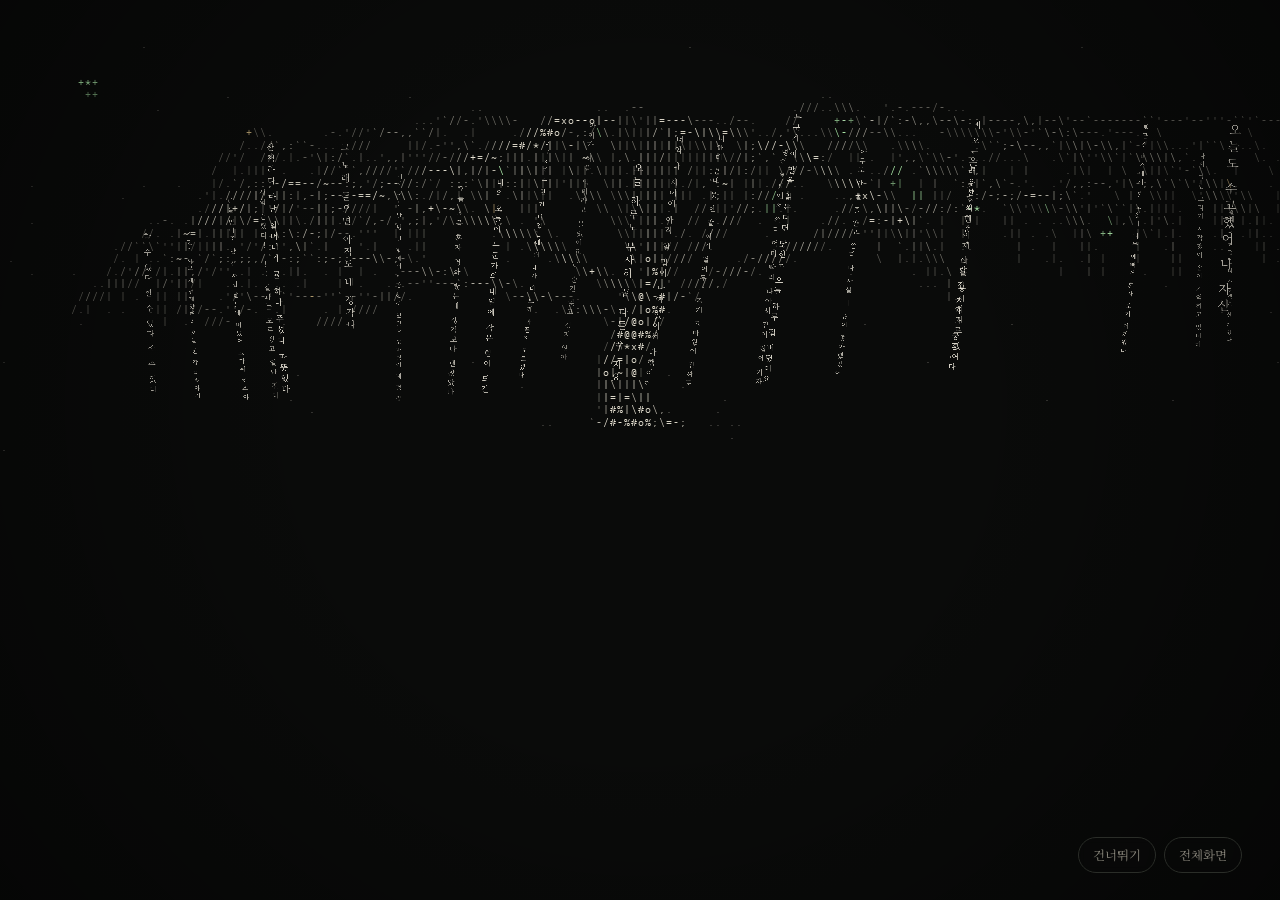
<file: index.html>
<!doctype html>
<html lang="ko">
<head>
<meta charset="utf-8">
<meta name="viewport" content="width=device-width,initial-scale=1">
<meta name="robots" content="noindex, nofollow, noarchive, nosnippet, noimageindex">
<title>말을 걸어 두는 나무 — 이성훈</title>
<meta name="description" content="지나는 길에 잠시 멈춰 하지 못한 말을 걸어 두고 가는 나무. 이성훈, 2026.">
<link rel="icon" type="image/png" sizes="32x32" href="site/img/favicon-32.png">
<link rel="apple-touch-icon" href="site/img/apple-touch-icon.png">
<meta http-equiv="refresh" content="0; url=landing/">
<link rel="canonical" href="landing/">
<script>location.replace('landing/' + location.search + location.hash);</script>
<style>html,body{margin:0;height:100%;background:#0a0b0a;color:#8a877c;font:15px/1.6 "Noto Serif KR","AppleMyungjo",serif;display:grid;place-items:center}a{color:#e6e3d8}</style>
</head>
<body>
  <p><a href="landing/">말을 걸어 두는 나무</a></p>
</body>
</html>
</file>
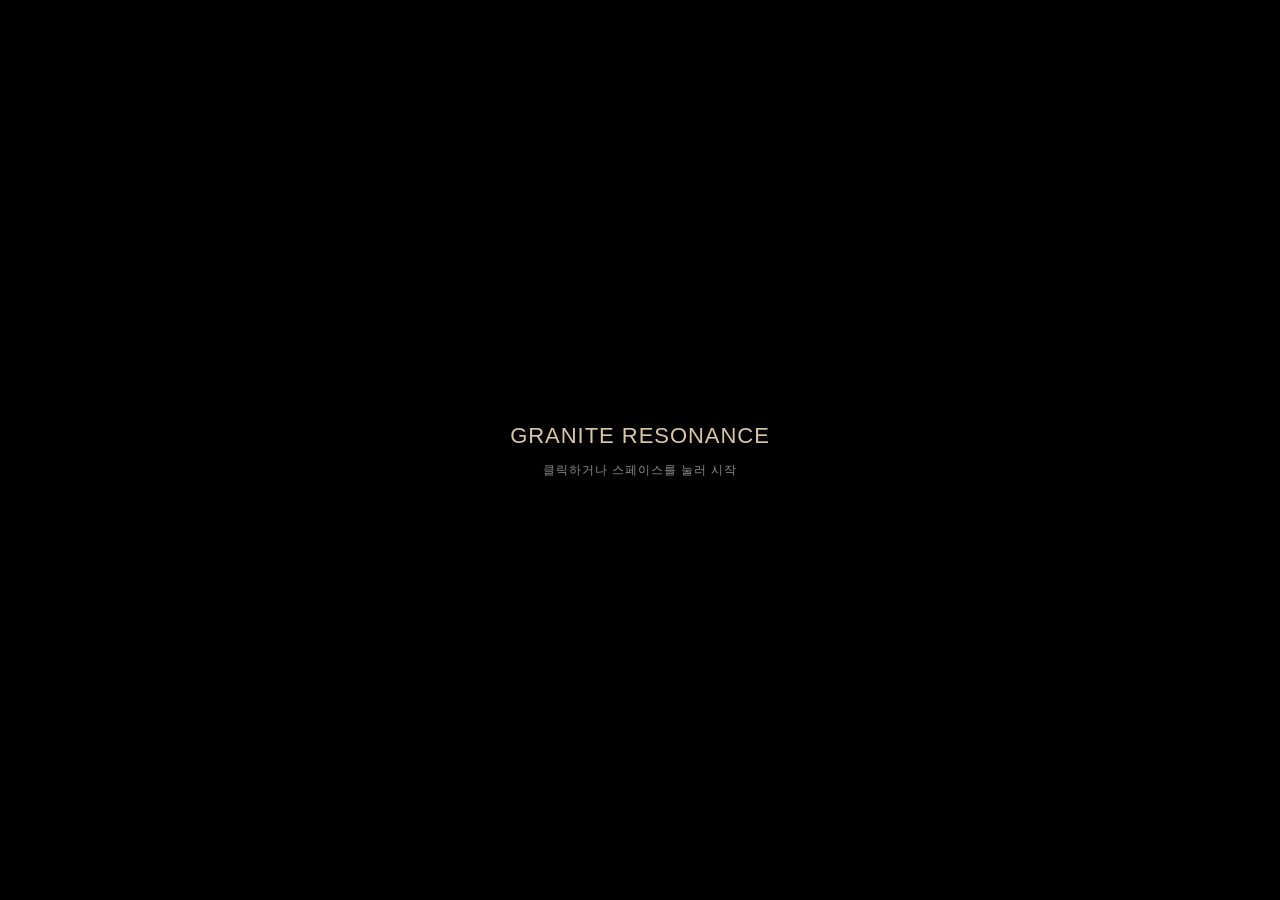
<file: FeedbackNoise/index.html>
<!doctype html>
<html lang="ko">
<head>
<meta charset="utf-8">
<meta name="viewport" content="width=device-width,initial-scale=1">
<meta name="robots" content="noindex, nofollow, noarchive, nosnippet, noimageindex">
<title>Granite Resonance — Feedback / Noise</title>
<style>
  :root{
    --bg:#000; --panel:rgba(14,14,16,.88); --line:rgba(255,255,255,.12);
    --text:#e8e6e1; --dim:#8d8a84; --accent:#d9c7a3; --ok:#7fd49a; --warn:#e8b25c; --bad:#e8766c;
  }
  *{box-sizing:border-box}
  html,body{margin:0;height:100%;background:var(--bg);overflow:hidden;color:var(--text);
    font:12px/1.4 -apple-system,BlinkMacSystemFont,"Apple SD Gothic Neo","Pretendard",sans-serif}
  canvas#gl{position:fixed;inset:0;width:100vw;height:100vh;display:block}
  body.nocursor{cursor:none}
  video,audio{display:none}

  #start{position:fixed;inset:0;display:flex;flex-direction:column;align-items:center;justify-content:center;
    gap:10px;background:#000;z-index:20;cursor:pointer;letter-spacing:.08em}
  #start h1{font-weight:300;font-size:22px;margin:0;color:var(--accent)}
  #start p{margin:0;color:var(--dim)}
  #start.hidden{display:none}

  #hud{position:fixed;left:12px;bottom:10px;z-index:5;color:var(--dim);font-size:11px;
    font-family:ui-monospace,Menlo,monospace;pointer-events:none;text-shadow:0 0 4px #000}
  #hud.hidden{display:none}

  #panel{position:fixed;top:0;right:0;width:330px;max-width:100vw;height:100vh;overflow-y:auto;z-index:10;
    background:var(--panel);backdrop-filter:blur(10px);border-left:1px solid var(--line);padding:12px 14px 40px}
  #panel.hidden{display:none}
  #panel h2{font-size:11px;font-weight:600;letter-spacing:.12em;color:var(--accent);margin:16px 0 8px;
    text-transform:uppercase;border-top:1px solid var(--line);padding-top:12px}
  #panel h2:first-child{border:0;margin-top:0;padding-top:0}
  .row{display:grid;grid-template-columns:96px 1fr 44px;gap:8px;align-items:center;margin:5px 0}
  .row label{color:var(--dim)}
  .row output{text-align:right;font-family:ui-monospace,Menlo,monospace;font-size:10px;color:var(--dim)}
  .row.wide{grid-template-columns:96px 1fr}
  input[type=range]{width:100%;accent-color:var(--accent)}
  select,button,input[type=color]{width:100%;background:#1c1c1f;color:var(--text);border:1px solid var(--line);
    border-radius:4px;padding:5px 6px;font:inherit}
  input[type=color]{padding:0;height:26px}
  button{cursor:pointer}
  button:hover,select:hover{border-color:rgba(255,255,255,.3)}
  .btns{display:grid;grid-template-columns:repeat(4,1fr);gap:6px;margin:6px 0}
  .btns.two{grid-template-columns:1fr 1fr}
  .btns.three{grid-template-columns:1fr 1fr 1fr}
  .badge{display:inline-block;padding:2px 7px;border-radius:10px;font-size:11px;border:1px solid currentColor}
  .ok{color:var(--ok)} .warn{color:var(--warn)} .bad{color:var(--bad)}
  .meters{display:grid;grid-template-columns:repeat(3,1fr) 18px;gap:6px;align-items:end;height:38px;margin:8px 0 2px}
  .meter{height:100%;background:#1c1c1f;border-radius:3px;position:relative;overflow:hidden}
  .meter i{position:absolute;left:0;right:0;bottom:0;background:var(--accent);height:0}
  .kick{width:14px;height:14px;border-radius:50%;background:#333;align-self:center}
  .mlabels{display:grid;grid-template-columns:repeat(3,1fr) 18px;gap:6px;color:var(--dim);font-size:10px;text-align:center}
  .help{color:var(--dim);font-size:11px;line-height:1.7}
  .help b{color:var(--text);font-family:ui-monospace,Menlo,monospace;font-weight:500}
  .check{display:flex;gap:8px;align-items:center;color:var(--dim);margin:6px 0}
  #srcInfo,#audInfo{color:var(--dim);font-size:11px;margin:4px 0;word-break:break-all}
</style>
</head>
<body>
<canvas id="gl"></canvas>

<div id="start">
  <h1>GRANITE RESONANCE</h1>
  <p>클릭하거나 스페이스를 눌러 시작</p>
</div>

<div id="hud"></div>

<aside id="panel" class="hidden">
  <h2>상태</h2>
  <div>영상 입력 <span id="srcBadge" class="badge warn">대기</span></div>
  <div id="srcInfo"></div>
  <div class="meters">
    <div class="meter"><i id="mB"></i></div>
    <div class="meter"><i id="mM"></i></div>
    <div class="meter"><i id="mH"></i></div>
    <div class="kick" id="mK"></div>
  </div>
  <div class="mlabels"><span>저음</span><span>중음</span><span>고음</span><span>킥</span></div>

  <h2>표현 방식</h2>
  <div class="row wide"><label>렌더 (M)</label>
    <select id="renderMode">
      <option value="fb">피드백</option>
      <option value="part">파티클</option>
      <option value="both">피드백 + 파티클</option>
    </select></div>

  <h2>영상 입력</h2>
  <div class="row wide"><label>모드</label>
    <select id="srcMode">
      <option value="auto">자동 (카메라 → 없으면 영상)</option>
      <option value="camera">카메라만</option>
      <option value="video">대체 영상만</option>
      <option value="gen">생성 패턴만</option>
    </select></div>
  <div class="row wide"><label>카메라</label><select id="camSel"><option value="">기본 카메라</option></select></div>
  <div class="row wide"><label>대체 영상</label><select id="altSel"></select></div>
  <div class="btns two">
    <button id="altFileBtn">영상 파일 열기…</button>
    <button id="camRetryBtn">카메라 재연결 (C)</button>
  </div>
  <input type="file" id="altFile" accept="video/*" hidden>
  <label class="check"><input type="checkbox" id="mirror" checked> 카메라 좌우 반전 (거울)</label>
  <label class="check"><input type="checkbox" id="blackLost" checked> 검은/정지 화면도 '신호 없음'으로 판단</label>

  <h2>오디오</h2>
  <div class="row wide"><label>음원</label><select id="audSel"></select></div>
  <div class="btns three">
    <button id="audFileBtn">파일 열기…</button>
    <button id="playBtn">재생/정지</button>
    <button id="nextBtn">다음 곡 (N)</button>
  </div>
  <input type="file" id="audFile" accept="audio/*" multiple hidden>
  <div id="audInfo"></div>
  <div class="row wide"><label>반복</label>
    <select id="loopMode"><option value="one">한 곡 반복</option><option value="all">전체 반복</option></select></div>
  <div id="audioParams"></div>

  <h2>피드백</h2>
  <div id="fbParams"></div>

  <h2>파티클</h2>
  <div class="btns three">
    <button data-ptstyle="0">5 흩날림</button>
    <button data-ptstyle="1">6 연기</button>
    <button data-ptstyle="2">7 빛 입자</button>
  </div>
  <div class="row wide"><label>개수</label>
    <select id="ptCount">
      <option value="128">약 1.6만 (가벼움)</option>
      <option value="256">약 6.5만 (기본)</option>
      <option value="384">약 14.7만</option>
      <option value="512">약 26만 (무거움)</option>
    </select></div>
  <div class="row wide"><label>형체 감지</label>
    <select id="ptMask">
      <option value="auto">자동 (카메라: 배경 차분 / 영상: 형체 대비)</option>
      <option value="0">배경 차분 (사람 감지)</option>
      <option value="4">형체 대비 (영상 속 인물)</option>
      <option value="1">어두운 형체 (밝은 배경 영상)</option>
      <option value="2">밝은 형체 (어두운 배경 영상)</option>
      <option value="3">영상 밝기 전체</option>
    </select></div>
  <div class="btns two">
    <button id="bgBtn">배경 다시 학습 (B)</button>
    <button id="ptResetBtn">입자 리셋</button>
  </div>
  <label class="check"><input type="checkbox" id="invert"> 밝은 배경 · 어두운 입자 (잉크)</label>
  <div id="ptParams"></div>

  <h2>타임워프</h2>
  <div id="twParams"></div>

  <h2>노이즈 · 후처리</h2>
  <div id="postParams"></div>
  <div class="row wide"><label>색조</label><input type="color" id="tint" value="#fff4e6"></div>

  <h2>프리셋</h2>
  <div class="btns">
    <button data-preset="0">1 화강암</button>
    <button data-preset="1">2 전류</button>
    <button data-preset="2">3 침식</button>
    <button data-preset="3">4 폭주</button>
  </div>
  <div class="btns two">
    <button id="clearBtn">잔상 지우기 (X)</button>
    <button id="fsBtn">전체화면 (F)</button>
  </div>

  <h2>성능</h2>
  <div id="perfParams"></div>

  <h2>단축키</h2>
  <div class="help">
    <b>H</b> 패널 숨기기/보이기 · <b>F</b> 전체화면 · <b>Space</b> 재생/정지<br>
    <b>N</b> 다음 곡 · <b>C</b> 카메라 재연결 · <b>X</b> 잔상 지우기<br>
    <b>M</b> 피드백 → 파티클 → 피드백+파티클 전환<br>
    <b>1–4</b> 피드백 프리셋 · <b>5–7</b> 파티클 스타일<br><b>B</b> 배경 다시 학습 (사람 없을 때) · <b>I</b> 상태 표시 켜기/끄기
  </div>
</aside>

<video id="cam" playsinline muted autoplay></video>
<video id="alt" playsinline muted loop autoplay></video>
<audio id="player"></audio>

<script>
'use strict';
const $ = s => document.querySelector(s);
const clamp = (v, a, b) => Math.min(b, Math.max(a, v));
const store = {
  get(k, d) { try { const v = localStorage.getItem('fn:' + k); return v === null ? d : JSON.parse(v); } catch (e) { return d; } },
  set(k, v) { try { localStorage.setItem('fn:' + k, JSON.stringify(v)); } catch (e) {} }
};

/* ------------------------------------------------------------------ *
 * 파라미터
 * ------------------------------------------------------------------ */
const PARAMS = {
  audio: [
    ['sens',    '감도',          0.2, 3,     0.01,  1.0],
    ['reactB',  '저음 → 줌/왜곡', 0,   2,     0.01,  1.0],
    ['reactM',  '중음 → 회전/윤곽', 0, 2,     0.01,  1.0],
    ['reactH',  '고음 → 노이즈',   0,   2,     0.01,  1.0],
    ['volume',  '출력 볼륨',      0,   1,     0.01,  0.9],
  ],
  fb: [
    ['decay',   '잔상 유지',      0.80, 0.999, 0.001, 0.965],
    ['zoom',    '줌',            -0.03, 0.03, 0.0005, 0.006],
    ['rot',     '회전',          -0.03, 0.03, 0.0005, 0.002],
    ['disp',    '노이즈 왜곡',     0,    0.02, 0.0002, 0.004],
    ['nscale',  '노이즈 크기',     0.3,  8,    0.05,  2.2],
    ['flow',    '노이즈 흐름',     0,    1,    0.01,  0.12],
    ['hue',     '색상 표류',      -0.05, 0.05, 0.001, 0.0],
    ['srcMix',  '원본 섞기',      0,    0.5,  0.005, 0.06],
    ['motGain', '움직임 반응',     0,    1,    0.01,  0.65],
    ['motThr',  '움직임 임계값',   0.01, 0.4,  0.005, 0.08],
    ['edge',    '윤곽선',         0,    1.5,  0.01,  0.35],
    ['noiseInj','노이즈 주입',     0,    0.3,  0.002, 0.03],
  ],
  post: [
    ['grain',   '그레인',         0,    0.4,  0.005, 0.08],
    ['rgb',     'RGB 분리',       0,    3,    0.01,  1.0],
    ['scan',    '스캔라인',       0,    1,    0.01,  0.15],
    ['contrast','대비',          0.5,  2,    0.01,  1.15],
    ['bright',  '밝기',          -0.3, 0.3,  0.005, 0.0],
    ['sat',     '채도',          0,    2,    0.01,  0.25],
    ['vig',     '비네팅',         0,    1,    0.01,  0.45],
  ],
  pt: [
    ['ptSize',     '입자 크기',        0.5, 6,    0.1,   1.8],
    ['ptBright',   '입자 밝기/농도',    0.05, 2,   0.01,  0.6],
    ['ptSpeed',    '속도',            0,   3,    0.01,  1.0],
    ['ptFlow',     '노이즈 흐름',      0,   3,    0.01,  1.0],
    ['ptAttract',  '형체 유지',        0,   3,    0.01,  1.0],
    ['ptDissolve', '흩날림 정도',      0,   3,    0.01,  0.6],
    ['ptWind',     '바람 세기',        0,   3,    0.01,  0.6],
    ['ptWindAng',  '바람 방향',        0,   6.28, 0.01,  0.6],
    ['ptScatter',  '움직임에 흩어짐',   0,   3,    0.01,  0.8],
    ['ptTrail',    '꼬리 길이',        0,   0.98, 0.01,  0.2],
    ['ptLife',     '흩날린 입자 수명',  0.3, 12,   0.1,   3.0],
    ['ptAmbient',  '배경 입자',        0,   1,    0.01,  0.1],
    ['ptThr',      '감지 임계값',      0.02, 0.4, 0.005, 0.12],
    ['ptColor',    '영상 색 입히기',    0,   1,    0.01,  0.0],
    ['ptBgMix',    '배경 영상 섞기',    0,   1,    0.01,  0.0],
  ],
  tw: [
    ['tw',       '타임워프 강도',     0,   1,    0.01,  0.6],
    ['twEcho',   '과거 잔상 겹침',    0,   1,    0.01,  0.45],
    ['twSpread', '잔상 시간 간격(초)', 0.1, 2,    0.05,  0.5],
    ['twWarp',   '시간 왜곡',        0,   1,    0.01,  0.35],
    ['twRewind', '킥에 되감기',       0,   1,    0.01,  0.5],
    ['twLen',    '기억 길이(초)',     1,   8,    0.5,   4],
  ],
  perf: [
    ['res',     '렌더 해상도',     0.35, 1,    0.05,  1.0],
  ],
};
const P = {};
for (const g in PARAMS) for (const p of PARAMS[g]) P[p[0]] = p[5];
const DEFAULTS = { ...P };
Object.assign(P, store.get('params', {}));

const PRESETS = [
  { tint: '#fff4e6' },
  { decay: .955, zoom: .01, rot: -.004, disp: .006, nscale: 3, hue: .012, edge: .6, rgb: 2.2, twWarp: .6,
    sat: 1.3, contrast: 1.25, grain: .06, tint: '#ffffff' },
  { decay: .992, zoom: .002, rot: .0008, disp: .0025, nscale: 1.2, flow: .05, edge: .2, srcMix: .03,
    rgb: .4, twEcho: .7, twSpread: 1.0, sat: .0, grain: .12, scan: .3, tint: '#e9eef2' },
  { decay: .97, zoom: -.008, rot: .01, disp: .014, nscale: 6, flow: .4, noiseInj: .14, edge: .9,
    rgb: 2.8, twWarp: .9, twRewind: .9, sat: .7, contrast: 1.4, tint: '#ffe0d0' },
];

const sliders = {};
function buildSliders(group, el) {
  for (const [key, label, min, max, step] of PARAMS[group]) {
    const row = document.createElement('div');
    row.className = 'row';
    row.innerHTML = `<label>${label}</label><input type="range" min="${min}" max="${max}" step="${step}"><output></output>`;
    const inp = row.querySelector('input'), out = row.querySelector('output');
    const fmt = v => Math.abs(v) < 0.1 && v !== 0 ? v.toFixed(4) : v.toFixed(2);
    inp.value = P[key]; out.textContent = fmt(P[key]);
    inp.addEventListener('input', () => { P[key] = +inp.value; out.textContent = fmt(P[key]); onParam(key); store.set('params', P); });
    inp.addEventListener('dblclick', () => { setParam(key, DEFAULTS[key]); });
    sliders[key] = { inp, out, fmt };
    el.appendChild(row);
  }
}
function setParam(key, v) {
  P[key] = v;
  const s = sliders[key]; if (s) { s.inp.value = v; s.out.textContent = s.fmt(v); }
  onParam(key); store.set('params', P);
}
function onParam(key) {
  if (key === 'volume' && audio.gain) audio.gain.gain.value = P.volume;
  if (key === 'res') resize();
}
buildSliders('audio', $('#audioParams'));
buildSliders('fb', $('#fbParams'));
buildSliders('post', $('#postParams'));
buildSliders('perf', $('#perfParams'));
buildSliders('pt', $('#ptParams'));
buildSliders('tw', $('#twParams'));

let tintRGB = [1, 1, 1];
function setTint(hex) {
  $('#tint').value = hex;
  tintRGB = [1, 3, 5].map(i => parseInt(hex.substr(i, 2), 16) / 255);
  store.set('tint', hex);
}
setTint(store.get('tint', '#fff4e6'));
$('#tint').addEventListener('input', e => setTint(e.target.value));

function applyPreset(i) {
  const pr = PRESETS[i];
  for (const k in DEFAULTS) if (!['volume', 'sens', 'res'].includes(k) && !k.startsWith('pt')) setParam(k, k in pr ? pr[k] : DEFAULTS[k]);
  if (pr.tint) setTint(pr.tint);
}
// 파티클 스타일 프리셋 (레퍼런스 기반)
const PT_STYLES = [
  { // 5 흩날림: 밝은 안개 배경 위, 어두운 입자로 된 사람이 가장자리부터 바람에 흩어짐
    render: 'part', invert: true, mask: 'auto', tint: '#f1f1ef',
    p: { ptSize: 1.6, ptBright: 0.5, ptSpeed: 1, ptFlow: 0.6, ptAttract: 1.2, ptDissolve: 0.6, ptWind: 0.9, ptWindAng: 0.55,
         ptScatter: 0.6, ptTrail: 0, ptLife: 3, ptAmbient: 0, ptColor: 0, ptBgMix: 0.6,
         sat: 0, contrast: 1.1, bright: 0, grain: 0.05, rgb: 0, scan: 0, vig: 0.3, tw: 0.5, twEcho: 0.35, twWarp: 0.25 } },
  { // 6 연기: 검은 배경, 아주 작은 흰 입자가 비단/연기처럼 흐름
    render: 'part', invert: false, mask: 'auto', tint: '#ffffff',
    p: { ptSize: 1.3, ptBright: 1.1, ptSpeed: 1.0, ptFlow: 1.6, ptAttract: 0.8, ptDissolve: 2.0, ptWind: 0.3, ptWindAng: 1.57,
         ptScatter: 1.0, ptTrail: 0.8, ptLife: 5, ptAmbient: 0.06, ptColor: 0, ptBgMix: 0, nscale: 1.3, flow: 0.08,
         sat: 0, contrast: 1.3, bright: -0.02, grain: 0.03, rgb: 0.2, scan: 0, vig: 0.45, tw: 0.6, twEcho: 0.4, twWarp: 0.3 } },
  { // 7 빛 입자: 영상 색을 입은 입자, 피드백과 함께
    render: 'both', invert: false, mask: 3, tint: '#fff4e6',
    p: { ptSize: 1.6, ptBright: 0.5, ptSpeed: 1, ptFlow: 1, ptAttract: 1, ptDissolve: 0.4, ptWind: 0.3, ptWindAng: 1.57,
         ptScatter: 1, ptTrail: 0.75, ptLife: 4, ptAmbient: 0.3, ptColor: 1, ptBgMix: 0 } },
];
function applyPtStyle(i) {
  const st = PT_STYLES[i];
  for (const k in st.p) setParam(k, st.p[k]);
  $('#invert').checked = st.invert; store.set('invert', st.invert);
  $('#ptMask').value = st.mask; store.set('ptMask', String(st.mask));
  if (st.tint) setTint(st.tint);
  if (PT.ok) setRenderMode(st.render);
  clearFeedback();
}
document.querySelectorAll('[data-ptstyle]').forEach(b => b.addEventListener('click', () => applyPtStyle(+b.dataset.ptstyle)));
$('#invert').checked = store.get('invert', false);
$('#invert').addEventListener('change', e => store.set('invert', e.target.checked));
$('#ptMask').value = store.get('ptMask', 'auto');
$('#ptMask').addEventListener('change', e => { store.set('ptMask', e.target.value); PT.reset = true; });
document.querySelectorAll('[data-preset]').forEach(b => b.addEventListener('click', () => applyPreset(+b.dataset.preset)));

/* ------------------------------------------------------------------ *
 * WebGL2
 * ------------------------------------------------------------------ */
const canvas = $('#gl');
const gl = canvas.getContext('webgl2', { antialias: false, alpha: false, preserveDrawingBuffer: false });
if (!gl) { document.body.innerHTML = '<p style="color:#fff;padding:40px">이 브라우저는 WebGL2를 지원하지 않습니다. 최신 Chrome을 사용해 주세요.</p>'; throw new Error('no webgl2'); }
const halfFloat = !!gl.getExtension('EXT_color_buffer_float');

const VERT = `#version 300 es
out vec2 vUv;
void main(){ vec2 p = vec2((gl_VertexID<<1)&2, gl_VertexID&2); vUv = p; gl_Position = vec4(p*2.-1., 0., 1.); }`;

const HEAD = `#version 300 es
precision highp float;
uniform float uT, uAsp;
`;
const NOISE = `
float h31(vec3 p){ p = fract(p*.1031); p += dot(p, p.zyx + 31.32); return fract((p.x+p.y)*p.z); }
float vnoise(vec3 p){ vec3 i = floor(p), f = fract(p); f = f*f*(3.-2.*f);
  return mix(mix(mix(h31(i),h31(i+vec3(1,0,0)),f.x), mix(h31(i+vec3(0,1,0)),h31(i+vec3(1,1,0)),f.x),f.y),
             mix(mix(h31(i+vec3(0,0,1)),h31(i+vec3(1,0,1)),f.x), mix(h31(i+vec3(0,1,1)),h31(i+vec3(1,1,1)),f.x),f.y), f.z); }
float fbm(vec3 p){ float a=.5, s=0.; for(int i=0;i<4;i++){ s += a*vnoise(p); p = p*2.03 + vec3(1.7,9.2,3.1); a *= .5; } return s; }
float luma(vec3 c){ return dot(c, vec3(.299,.587,.114)); }
`;
const COMMON = HEAD + 'in vec2 vUv; out vec4 o;\n' + NOISE;

// 1) 소스 합성: 카메라 / 대체 영상 / 생성 패턴 크로스페이드
const SRC_FRAG = COMMON + `
uniform sampler2D uCam, uAlt;
uniform float uCamMix, uGenMix, uCamAsp, uAltAsp, uMirror;
vec2 cover(vec2 uv, float ta){ vec2 s = uAsp > ta ? vec2(1., ta/uAsp) : vec2(uAsp/ta, 1.); return (uv-.5)*s+.5; }
vec3 generative(vec2 uv){
  vec2 p = (uv-.5)*vec2(uAsp,1.)*3.;
  float n = fbm(vec3(p, uT*.15));
  float r = fbm(vec3(p*2.5 + n*2., uT*.1 + 4.));
  float v = smoothstep(.38, .78, r)*.85;
  v += .25*step(.965, h31(vec3(floor(p*55.), floor(uT*6.))));
  float x = uv.x - .5 - .33*sin(uT*.31) - .08*sin(uT*1.3);
  float band = exp(-x*x*28.) * smoothstep(.0,.25,uv.y) * smoothstep(1.,.75,uv.y);
  return vec3(v)*(.25 + .9*band);
}
void main(){
  vec2 uv = vUv;
  vec2 cuv = uv; if (uMirror > .5) cuv.x = 1. - cuv.x;
  vec3 cam = texture(uCam, cover(cuv, uCamAsp)).rgb;
  vec3 alt = texture(uAlt, cover(uv, uAltAsp)).rgb;
  alt = mix(alt, generative(uv), uGenMix);
  o = vec4(mix(alt, cam, uCamMix), 1.);
}`;

// 2) 피드백: 이전 프레임을 노이즈장으로 왜곡/줌/회전 + 움직임 영역 주입
const FB_FRAG = COMMON + `
uniform sampler2D uPrev, uSrc, uSrcPrev;
uniform vec2 uRes;
uniform float uDecay, uZoom, uRot, uDisp, uNScale, uFlow, uHue, uSrcMix, uMotGain, uMotThr, uEdge, uNoiseInj;
uniform float uBass, uMid, uHigh, uKick, uFlowT;
vec3 hueRot(vec3 c, float a){ const vec3 k = vec3(.57735); float ca = cos(a); return c*ca + cross(k,c)*sin(a) + k*dot(k,c)*(1.-ca); }
void main(){
  vec2 uv = vUv, px = 1./uRes;
  float b = uBass, m = uMid, h = uHigh;
  vec2 c = (uv-.5)*vec2(uAsp,1.);
  vec2 n = vec2(fbm(vec3(c*uNScale, uFlowT)), fbm(vec3(c*uNScale + vec2(5.2,1.3), uFlowT + 3.7))) - .5;
  float a = uRot*(1. + m*3.);
  c = mat2(cos(a), -sin(a), sin(a), cos(a)) * c;
  c /= 1. + uZoom*(1. + b*4.) + uKick*.006;
  c += n*uDisp*(1. + b*5.);
  vec2 puv = c/vec2(uAsp,1.) + .5;
  vec3 prev = texture(uPrev, puv).rgb;
  prev = hueRot(prev, uHue*(1. + h*3.));

  vec3 src = texture(uSrc, uv).rgb;
  vec3 sp  = texture(uSrcPrev, uv).rgb;
  float mot = smoothstep(uMotThr, uMotThr + .12, length(src - sp));

  vec2 e = px*1.5;
  float gx = luma(texture(uSrc, uv+vec2(e.x,0)).rgb) - luma(texture(uSrc, uv-vec2(e.x,0)).rgb);
  float gy = luma(texture(uSrc, uv+vec2(0,e.y)).rgb) - luma(texture(uSrc, uv-vec2(0,e.y)).rgb);
  float edge = clamp(length(vec2(gx,gy))*3., 0., 1.);

  float inj = clamp(uSrcMix + mot*uMotGain + uKick*.25, 0., 1.);
  vec3 col = mix(prev*uDecay, src, inj);
  col += vec3(edge)*uEdge*(.25 + m*1.5)*(.3 + mot);
  col += (h31(vec3(gl_FragCoord.xy, uT*61.)) - .5)*uNoiseInj*(.3 + h*2.);
  o = vec4(clamp(col, 0., 1.5), 1.);
}`;

// 3) 출력: 타임워프(과거 장면 겹침·시간 왜곡·되감기), RGB 분리, 그레인, 스캔라인, 색보정
const OUT_FRAG = COMMON + `
precision highp sampler2DArray;
uniform sampler2D uFb, uPart, uBgTex;
uniform sampler2DArray uHist;
uniform float uFbAmt, uPartAmt, uInvert, uBgMix;
uniform float uGrain, uRgb, uScan, uContrast, uBright, uSat, uVig;
uniform float uBass, uHigh, uKick, uFlowT;
uniform float uHead, uCount, uStep;                     // 링버퍼 위치, 채워진 장수, 한 장당 시간(초)
uniform float uTw, uEcho, uSpread, uWarp, uRewind;
uniform vec3 uTint;
vec3 S(vec2 uv){ return texture(uFb, uv).rgb*uFbAmt + texture(uPart, uv).rgb*uPartAmt; }
// sec 초 전의 장면 (두 장 사이 보간)
vec3 past(vec2 uv, float sec){
  float back = clamp(sec/uStep, 0., max(uCount - 1., 0.));
  float i0 = floor(back), f = back - i0;
  float d = 64.;
  vec3 a = texture(uHist, vec3(uv, mod(uHead - i0 + d, d))).rgb;
  vec3 b = texture(uHist, vec3(uv, mod(uHead - i0 - 1. + d, d))).rgb;
  return mix(a, b, f);
}
vec3 screen(vec3 a, vec3 b){ return 1. - (1. - a)*(1. - b); }
void main(){
  vec2 uv = vUv;
  vec2 d = uv - .5;
  float split = uRgb*(.0015 + uBass*.018 + uKick*.012);
  vec3 col = vec3(S(uv + d*split).r, S(uv).g, S(uv - d*split).b);

  if (uTw > 0. && uCount > 2.) {
    float maxSec = (uCount - 1.)*uStep;
    // ① 시간 왜곡: 화면의 부분마다 조금씩 다른 과거를 보여줌 (느리게 흐르는 노이즈 지도)
    float wmap = fbm(vec3(d*vec2(uAsp,1.)*1.6, uFlowT*.5));
    float wsec = smoothstep(.3, .75, wmap)*uWarp*maxSec*.5*(1. + uBass*.8);
    if (wsec > .01) col = mix(col, past(uv, wsec), smoothstep(.0, .3, wsec)*uTw);
    // ② 잔상 겹침: 과거 장면 4장을 점점 옅게 포갬 (오래될수록 따뜻하고 흐리게)
    for (int k = 1; k <= 4; k++) {
      float sec = float(k)*uSpread*(1. + uBass*.3);
      if (sec > maxSec) break;
      float w = uEcho*uTw*pow(.62, float(k - 1));
      vec3 g = past(uv + d*.004*float(k), sec)*vec3(1.04, .97, .86);
      col = screen(col, g*w);
    }
    // ③ 되감기: 강한 킥에 잠깐 과거로 돌아갔다가 현재로 복귀
    if (uRewind > .01) col = mix(col, past(uv, uRewind*maxSec*.8)*vec3(1.05, .96, .84), clamp(uRewind*1.3, 0., .85)*uTw);
  }

  vec3 bgc = textureLod(uBgTex, vUv, 5.5).rgb;               // 장면을 크게 흐린 톤 (안개처럼, 인물 디테일은 사라짐)
  if (uInvert > .5) {                                          // 밝은 안개 배경 위 어두운 입자(잉크)
    vec3 paper = mix(vec3(mix(.64, .86, vUv.y)), bgc, uBgMix);
    col = paper*(1. - clamp(col, 0., 1.));
  } else col += bgc*uBgMix;
  col += (h31(vec3(gl_FragCoord.xy, fract(uT)*97.)) - .5)*uGrain*(.6 + uHigh);
  col *= 1. - uScan*.35*(.5 + .5*sin(gl_FragCoord.y*1.6));
  float l = luma(col);
  col = mix(vec3(l), col, uSat) * uTint;
  col = (col - .5)*uContrast + .5 + uBright;
  col *= 1. - uVig*dot(d,d)*1.8;
  o = vec4(clamp(col, 0., 1.), 1.);
}`;

/* ---- 파티클 (GPU): 상태를 float 텍스처 2장(MRT)에 저장하고 셰이더로 갱신 ----
 * state0 = 위치 xy(0~1), 속도 zw   /   state1 = 나이, -, 떨어져 나온 뒤 시간(<0 이면 몸에 붙어 있음), 종류(1=형체, 0=배경 입자)
 */
const PT_UPDATE = HEAD + `
layout(location=0) out vec4 o0;
layout(location=1) out vec4 o1;
` + NOISE + `
uniform sampler2D uState0, uState1, uSrc, uSrcPrev, uBg;
uniform float uDt, uFlowT, uNScale, uSpeed, uFlowAmt, uHold, uDissolve, uWind, uWindAng, uScatter, uLife, uThr, uAmbient;
uniform float uBass, uMid, uHigh, uKick, uReset;
uniform int uMaskMode;
float fbm3(vec3 p){ float a=.5, s=0.; for(int i=0;i<3;i++){ s += a*vnoise(p); p = p*2.03 + vec3(1.7,9.2,3.1); a *= .5; } return s; }
// 형체 마스크: 0 배경 차분(사람 감지) / 1 어두운 형체 / 2 밝은 형체 / 3 영상 밝기 전체 / 4 형체 대비
float maskAt(vec2 p){
  vec3 s = textureLod(uSrc, p, 0.).rgb;
  if (uMaskMode == 0) return smoothstep(uThr, uThr + .08, length(s - textureLod(uBg, p, 0.).rgb));
  float l = luma(s), lv = uThr*2.5;
  if (uMaskMode == 1) return 1. - smoothstep(lv - .06, lv + .06, l);
  if (uMaskMode == 2) return smoothstep(lv - .06, lv + .06, l);
  if (uMaskMode == 4) {   // 형체 대비: 주변(흐린 평균)과 밝기가 다른 덩어리 → 밝은/어두운 형체 모두
    float lb = luma(textureLod(uSrc, p, 9.).rgb);   // 아주 크게 흐린 평균과 비교 → 몸 주변 후광이 생기지 않음
    return smoothstep(uThr*2. + .05, uThr*2. + .15, abs(l - lb));   // 바닥·배경의 약한 명암차는 무시
  }
  return l;
}
void main(){
  vec2 ij = gl_FragCoord.xy;
  vec4 s0 = texelFetch(uState0, ivec2(ij), 0), s1 = texelFetch(uState1, ivec2(ij), 0);
  vec2 p = s0.xy, v = s0.zw;
  float age = s1.x + uDt, freeAge = s1.z, kind = s1.w;
  vec2 c = (p - .5)*vec2(uAsp, 1.);

  vec3 q = vec3(c*uNScale*.6, uFlowT);
  const float e = .02;
  vec2 curl = vec2(fbm3(q + vec3(0,e,0)) - fbm3(q - vec3(0,e,0)), -(fbm3(q + vec3(e,0,0)) - fbm3(q - vec3(e,0,0))))/(2.*e);

  float m = maskAt(p);
  vec2 px = vec2(3./uAsp, 3.)/720.;
  vec2 mg = vec2(maskAt(p + vec2(px.x,0)) - maskAt(p - vec2(px.x,0)), maskAt(p + vec2(0,px.y)) - maskAt(p - vec2(0,px.y)));
  float edge = clamp(length(mg)*2., 0., 1.);
  float mot = length(textureLod(uSrc, p, 0.).rgb - textureLod(uSrcPrev, p, 0.).rgb);
  vec2 rnd = vec2(h31(vec3(ij, uT*13.)), h31(vec3(ij.yx, uT*17. + 3.))) - .5;
  vec2 wind = vec2(cos(uWindAng), sin(uWindAng));
  vec2 dir = c/(length(c) + 1e-4);

  if (freeAge < 0.) {
    // 몸에 붙은 입자: 가장자리·움직이는 곳·저음/킥에서 떨어져 나감
    float pr = uDissolve*(.05 + edge*.5 + mot*1.2)*(1. + uBass) + uKick*uDissolve*.6;   // 초당 떨어질 확률: 몸 안쪽 ≈ 수십 초, 가장자리 ≈ 2~3초
    if (m < .3 || h31(vec3(ij, uT*3.1 + 5.)) < pr*uDt) {
      freeAge = 0.;
      v += (wind*.12 + rnd*.08 + curl*.04)*(1. + uBass);
    } else {
      vec2 acc = mg*uHold*6. + rnd*(.03 + uHigh*.25) + curl*.02*uFlowAmt;
      v = v*pow(.8, uDt*60.) + acc*uDt;
    }
  }
  if (freeAge >= 0.) {
    // 흩날리는 입자: 바람 + 컬 노이즈 + 움직임/오디오
    freeAge += uDt;
    vec2 acc = curl*.3*uFlowAmt*(1. + uMid*2.) + wind*uWind*(.2 + uBass*.8)
             + rnd*mot*uScatter*12. + rnd*uHigh*.8 + dir*uKick*.8;
    v = v*pow(.965, uDt*60.) + acc*uDt;
  }
  p += v/vec2(uAsp, 1.)*uDt*uSpeed;

  bool dead = uReset > .5 || p.x < -.02 || p.x > 1.02 || p.y < -.02 || p.y > 1.02
           || (freeAge >= 0. && freeAge > max(uLife, .1)*(.6 + .8*h31(vec3(ij, 9.))))
           || (kind < .5 && uAmbient < .01 && age > .05) || age > 40.;   // 보이지 않는 배경 입자는 곧바로 형체 위 재탄생 시도
  if (dead) {
    // 새로 태어날 자리: 형체 위를 우선 탐색 (12번 시도), 없으면 배경 입자
    bool found = false; vec2 np = vec2(0);
    for (int k = 0; k < 12; k++) {
      vec2 cand = vec2(h31(vec3(ij, uT*1.3 + float(k)*7.1)), h31(vec3(ij.yx, uT*2.1 + float(k)*3.3)));
      if (!found && maskAt(cand) > .8) { np = cand; found = true; }
    }
    if (found) { p = np; kind = 1.; freeAge = -1.; }
    else { p = vec2(h31(vec3(ij, uT + 1.)), h31(vec3(ij.yx, uT + 2.))); kind = 0.; freeAge = 0.; }
    v = vec2(0); age = 0.;
  }
  o0 = vec4(p, v);
  o1 = vec4(age, 0., freeAge, kind);
}`;

// 5) 파티클 그리기 (점 스프라이트)
const PT_VERT = `#version 300 es
precision highp float;
uniform sampler2D uState0, uState1, uSrc;
uniform int uN;
uniform float uSize, uBright, uBass, uKick, uColor, uLife, uAmbient;
out vec3 vCol;
void main(){
  ivec2 ij = ivec2(gl_VertexID % uN, gl_VertexID / uN);
  vec4 s0 = texelFetch(uState0, ij, 0), s1 = texelFetch(uState1, ij, 0);
  float fa = s1.z;
  float a = fa < 0. ? 1. : max(0., 1. - fa/(max(uLife, .1)*1.2));
  if (s1.w < .5) a *= uAmbient*smoothstep(0., .6, s1.x);
  vec3 c = texture(uSrc, s0.xy).rgb;
  vCol = mix(vec3(1.), c*1.5, uColor)*a*uBright;
  float r = fract(sin(float(gl_VertexID)*12.9898)*43758.5453);
  gl_Position = a > .003 ? vec4(s0.xy*2. - 1., 0., 1.) : vec4(9., 9., 0., 1.);
  gl_PointSize = uSize*mix(.45, 1.7, r*r*r)*(1. + uBass*.5 + uKick*.8);
}`;
const PT_FRAG = `#version 300 es
precision highp float;
in vec3 vCol; out vec4 o;
void main(){ float d = length(gl_PointCoord - .5)*2.; if (d > 1.) discard; o = vec4(vCol*(1. - d*d*.6), 1.); }`;

// 타임워프 기록: 현재 레이어(피드백+파티클)를 기억 버퍼에 저장
const REC_FRAG = COMMON + `
uniform sampler2D uFb, uPart; uniform float uFbAmt, uPartAmt;
void main(){ o = vec4(clamp(texture(uFb, vUv).rgb*uFbAmt + texture(uPart, vUv).rgb*uPartAmt, 0., 1.), 1.); }`;

// 배경 학습: 사람이 없는 장면을 천천히 기억 (사람 감지용 + 밝은 배경 모드의 배경)
const BG_FRAG = COMMON + `
uniform sampler2D uBg, uSrc; uniform float uRate, uThr, uFgSlow;
void main(){
  vec3 b = texture(uBg, vUv).rgb, s = texture(uSrc, vUv).rgb;
  float fg = step(uThr, length(s - b));
  o = vec4(mix(b, s, uRate*mix(1., uFgSlow, fg)), 1.);   // 사람이 있는 곳은 천천히 배경으로 흡수
}`;

// 6) 파티클 꼬리: 이전 프레임을 서서히 지움
const PT_FADE = COMMON + `
uniform sampler2D uPrev; uniform float uTrail, uZoom;
void main(){ vec2 uv = (vUv - .5)/(1. + uZoom) + .5; o = vec4(texture(uPrev, uv).rgb*uTrail, 1.); }`;

function compile(type, src) {
  const s = gl.createShader(type); gl.shaderSource(s, src); gl.compileShader(s);
  if (!gl.getShaderParameter(s, gl.COMPILE_STATUS)) throw new Error(gl.getShaderInfoLog(s) + '\n' + src);
  return s;
}
function program(frag, vert = VERT) {
  const p = gl.createProgram();
  gl.attachShader(p, compile(gl.VERTEX_SHADER, vert));
  gl.attachShader(p, compile(gl.FRAGMENT_SHADER, frag));
  gl.linkProgram(p);
  if (!gl.getProgramParameter(p, gl.LINK_STATUS)) throw new Error(gl.getProgramInfoLog(p));
  p.loc = {};
  return p;
}
function uni(p, name) { return name in p.loc ? p.loc[name] : (p.loc[name] = gl.getUniformLocation(p, name)); }
function set1(p, name, v) { gl.uniform1f(uni(p, name), v); }
function setTex(p, name, unit, tex) { gl.activeTexture(gl.TEXTURE0 + unit); gl.bindTexture(gl.TEXTURE_2D, tex); gl.uniform1i(uni(p, name), unit); }

const progSrc = program(SRC_FRAG), progFb = program(FB_FRAG), progOut = program(OUT_FRAG);
const progPtUpd = program(PT_UPDATE), progPtDraw = program(PT_FRAG, PT_VERT), progPtFade = program(PT_FADE);
const progBg = program(BG_FRAG), progRec = program(REC_FRAG);
gl.bindVertexArray(gl.createVertexArray());

// 파티클 상태 텍스처 (RGBA32F × 2장 MRT, 핑퐁). float 렌더 타깃이 안 되면 파티클 비활성
const PT = { n: 0, a: null, b: null, ok: halfFloat, reset: true };
function stateTex(n, data) {
  const tex = gl.createTexture();
  gl.bindTexture(gl.TEXTURE_2D, tex);
  gl.texImage2D(gl.TEXTURE_2D, 0, gl.RGBA32F, n, n, 0, gl.RGBA, gl.FLOAT, data);
  for (const [k, v] of [[gl.TEXTURE_MIN_FILTER, gl.NEAREST], [gl.TEXTURE_MAG_FILTER, gl.NEAREST], [gl.TEXTURE_WRAP_S, gl.CLAMP_TO_EDGE], [gl.TEXTURE_WRAP_T, gl.CLAMP_TO_EDGE]])
    gl.texParameteri(gl.TEXTURE_2D, k, v);
  return tex;
}
function makeStateTarget(n) {
  const d0 = new Float32Array(n * n * 4), d1 = new Float32Array(n * n * 4);
  for (let i = 0; i < n * n; i++) { d0[i * 4] = Math.random(); d0[i * 4 + 1] = Math.random(); d1[i * 4 + 2] = 99; } // 처음엔 모두 '죽은' 상태 → 바로 재탄생
  const t0 = stateTex(n, d0), t1 = stateTex(n, d1), fbo = gl.createFramebuffer();
  gl.bindFramebuffer(gl.FRAMEBUFFER, fbo);
  gl.framebufferTexture2D(gl.FRAMEBUFFER, gl.COLOR_ATTACHMENT0, gl.TEXTURE_2D, t0, 0);
  gl.framebufferTexture2D(gl.FRAMEBUFFER, gl.COLOR_ATTACHMENT1, gl.TEXTURE_2D, t1, 0);
  gl.drawBuffers([gl.COLOR_ATTACHMENT0, gl.COLOR_ATTACHMENT1]);
  const ok = gl.checkFramebufferStatus(gl.FRAMEBUFFER) === gl.FRAMEBUFFER_COMPLETE;
  return { t0, t1, fbo, ok };
}
function setParticleCount(n) {
  if (!PT.ok) return;
  for (const t of [PT.a, PT.b]) if (t) { gl.deleteTexture(t.t0); gl.deleteTexture(t.t1); gl.deleteFramebuffer(t.fbo); }
  PT.n = n; PT.a = makeStateTarget(n); PT.b = makeStateTarget(n);
  if (!PT.a.ok || !PT.b.ok) PT.ok = false;
}

function makeTex(w, h, float) {
  const t = gl.createTexture();
  gl.bindTexture(gl.TEXTURE_2D, t);
  if (float) gl.texImage2D(gl.TEXTURE_2D, 0, gl.RGBA16F, w, h, 0, gl.RGBA, gl.HALF_FLOAT, null);
  else gl.texImage2D(gl.TEXTURE_2D, 0, gl.RGBA8, w, h, 0, gl.RGBA, gl.UNSIGNED_BYTE, null);
  gl.texParameteri(gl.TEXTURE_2D, gl.TEXTURE_MIN_FILTER, gl.LINEAR);
  gl.texParameteri(gl.TEXTURE_2D, gl.TEXTURE_MAG_FILTER, gl.LINEAR);
  gl.texParameteri(gl.TEXTURE_2D, gl.TEXTURE_WRAP_S, gl.CLAMP_TO_EDGE);
  gl.texParameteri(gl.TEXTURE_2D, gl.TEXTURE_WRAP_T, gl.CLAMP_TO_EDGE);
  return t;
}
function makeTarget(w, h, float, mip) {
  const tex = makeTex(w, h, float), fbo = gl.createFramebuffer();
  if (mip) { gl.generateMipmap(gl.TEXTURE_2D); gl.texParameteri(gl.TEXTURE_2D, gl.TEXTURE_MIN_FILTER, gl.LINEAR_MIPMAP_LINEAR); }
  gl.bindFramebuffer(gl.FRAMEBUFFER, fbo);
  gl.framebufferTexture2D(gl.FRAMEBUFFER, gl.COLOR_ATTACHMENT0, gl.TEXTURE_2D, tex, 0);
  gl.clearColor(0, 0, 0, 1); gl.clear(gl.COLOR_BUFFER_BIT);
  return { tex, fbo };
}

// 타임워프 기억: 최근 장면을 저해상도 텍스처 배열(64장)에 링버퍼로 저장
const TW = { depth: 64, tex: null, fbo: gl.createFramebuffer(), w: 0, h: 0, head: 0, count: 0, acc: 0, rewind: 0, lastRewind: 0 };
function makeHistory(w, h) {
  if (TW.tex) gl.deleteTexture(TW.tex);
  TW.w = Math.min(640, w); TW.h = Math.max(8, Math.round(TW.w * h / w));
  TW.tex = gl.createTexture();
  gl.bindTexture(gl.TEXTURE_2D_ARRAY, TW.tex);
  gl.texStorage3D(gl.TEXTURE_2D_ARRAY, 1, gl.RGBA8, TW.w, TW.h, TW.depth);
  gl.texParameteri(gl.TEXTURE_2D_ARRAY, gl.TEXTURE_MIN_FILTER, gl.LINEAR);
  gl.texParameteri(gl.TEXTURE_2D_ARRAY, gl.TEXTURE_MAG_FILTER, gl.LINEAR);
  gl.texParameteri(gl.TEXTURE_2D_ARRAY, gl.TEXTURE_WRAP_S, gl.CLAMP_TO_EDGE);
  gl.texParameteri(gl.TEXTURE_2D_ARRAY, gl.TEXTURE_WRAP_T, gl.CLAMP_TO_EDGE);
  TW.head = 0; TW.count = 0;
}

const camTex = makeTex(2, 2, false), altTex = makeTex(2, 2, false);
let T = null, W = 0, H = 0;
const BG = { boost: 1.0 };   // >0 이면 배경을 빠르게 다시 학습
function resize() {
  const dpr = Math.min(window.devicePixelRatio || 1, 2);
  const w = Math.max(16, Math.round(innerWidth * dpr * P.res)), h = Math.max(16, Math.round(innerHeight * dpr * P.res));
  if (w === W && h === H && T) return;
  W = w; H = h; canvas.width = w; canvas.height = h;
  if (T) for (const k in T) { gl.deleteTexture(T[k].tex); gl.deleteFramebuffer(T[k].fbo); }
  T = { srcA: makeTarget(w, h, false, true), srcB: makeTarget(w, h, false, true), fbA: makeTarget(w, h, halfFloat), fbB: makeTarget(w, h, halfFloat),
        ptA: makeTarget(w, h, halfFloat), ptB: makeTarget(w, h, halfFloat), bgA: makeTarget(w, h, halfFloat), bgB: makeTarget(w, h, halfFloat) };
  makeHistory(w, h);
  BG.boost = 1.0;
}
addEventListener('resize', resize);
resize();
function clearFeedback() {
  PT.reset = true;
  for (const k of ['fbA', 'fbB', 'ptA', 'ptB']) { gl.bindFramebuffer(gl.FRAMEBUFFER, T[k].fbo); gl.clearColor(0, 0, 0, 1); gl.clear(gl.COLOR_BUFFER_BIT); }
}
function relearnBackground() { BG.boost = 1.0; }

const render = { mode: store.get('renderMode', 'fb') };
$('#ptCount').value = store.get('ptCount', '256');
setParticleCount(+$('#ptCount').value);
if (!PT.ok) {
  render.mode = 'fb';
  for (const o of $('#renderMode').options) if (o.value !== 'fb') { o.disabled = true; o.textContent += ' (이 GPU에서 미지원)'; }
}
$('#renderMode').value = render.mode;
function setRenderMode(m) { render.mode = m; $('#renderMode').value = m; store.set('renderMode', m); if (m !== 'fb') PT.reset = true; }
$('#renderMode').addEventListener('change', e => setRenderMode(e.target.value));
$('#ptCount').addEventListener('change', e => { store.set('ptCount', e.target.value); setParticleCount(+e.target.value); });

function uploadVideo(tex, vid) {
  if (vid.readyState < 2 || !vid.videoWidth) return false;
  gl.bindTexture(gl.TEXTURE_2D, tex);
  gl.pixelStorei(gl.UNPACK_FLIP_Y_WEBGL, true);
  try { gl.texImage2D(gl.TEXTURE_2D, 0, gl.RGBA8, gl.RGBA, gl.UNSIGNED_BYTE, vid); } catch (e) { return false; }
  gl.pixelStorei(gl.UNPACK_FLIP_Y_WEBGL, false);
  return true;
}

/* ------------------------------------------------------------------ *
 * 영상 입력: 카메라 + 자동 대체
 * ------------------------------------------------------------------ */
const camVid = $('#cam'), altVid = $('#alt');
const src = {
  mode: store.get('srcMode', 'auto'),
  camState: 'off',      // off | starting | live | lost
  camMsg: '',
  stream: null,
  camMix: 0, genMix: 1,
  altOK: false, altName: '',
  lastProbe: null, badSince: 0, retryAt: 0,
};
$('#srcMode').value = src.mode;
$('#mirror').checked = store.get('mirror', true);
$('#blackLost').checked = store.get('blackLost', true);
$('#mirror').addEventListener('change', e => store.set('mirror', e.target.checked));
$('#blackLost').addEventListener('change', e => store.set('blackLost', e.target.checked));

const wantsCamera = () => src.mode === 'auto' || src.mode === 'camera';

function stopCamera() {
  if (src.stream) src.stream.getTracks().forEach(t => t.stop());
  src.stream = null; camVid.srcObject = null;
}
async function startCamera() {
  if (!wantsCamera() || src.camState === 'starting') return;
  stopCamera();
  src.camState = 'starting'; src.camMsg = '카메라 연결 중…';
  try {
    if (!navigator.mediaDevices || !navigator.mediaDevices.getUserMedia) throw Object.assign(new Error('insecure'), { name: 'InsecureContext' });
    const id = $('#camSel').value;
    const stream = await navigator.mediaDevices.getUserMedia({
      video: { deviceId: id ? { exact: id } : undefined, width: { ideal: 1280 }, height: { ideal: 720 }, frameRate: { ideal: 30 } },
      audio: false,
    });
    if (!wantsCamera()) { stream.getTracks().forEach(t => t.stop()); src.camState = 'off'; return; }
    src.stream = stream;
    const track = stream.getVideoTracks()[0];
    track.addEventListener('ended', () => camLost('카메라 연결이 끊어졌습니다'));
    camVid.srcObject = stream;
    await camVid.play().catch(() => {});
    src.camState = 'live'; src.camMsg = track.label || '카메라';
    src.badSince = 0; src.lastProbe = null;
    refreshDevices();
  } catch (e) {
    const why = {
      NotAllowedError: '카메라 권한이 거부됨',
      NotFoundError: '연결된 카메라 없음',
      NotReadableError: '다른 앱이 카메라를 사용 중',
      OverconstrainedError: '선택한 카메라를 찾을 수 없음',
      InsecureContext: 'localhost/https에서 열어야 카메라 사용 가능',
    }[e.name] || ('카메라 오류: ' + e.name);
    camLost(why);
  }
}
function camLost(msg) {
  stopCamera();
  src.camState = 'lost'; src.camMsg = msg;
  src.retryAt = performance.now() + 4000;
}

// 신호 감시: 트랙 종료/뮤트, 완전히 검은 화면, 멈춘 화면 → 대체 영상으로 전환
const probe = document.createElement('canvas'); probe.width = 32; probe.height = 18;
const pctx = probe.getContext('2d', { willReadFrequently: true });
function watchdog(now) {
  if (!wantsCamera()) { if (src.camState !== 'off') { stopCamera(); src.camState = 'off'; } return; }
  if (src.camState === 'lost' || src.camState === 'off') {
    if (now >= src.retryAt) startCamera();
    return;
  }
  if (src.camState !== 'live') return;
  const track = src.stream && src.stream.getVideoTracks()[0];
  if (!track || track.readyState === 'ended') return camLost('카메라 신호 없음');
  if (camVid.readyState < 2) { if (!src.badSince) src.badSince = now; }
  else if ($('#blackLost').checked) {
    pctx.drawImage(camVid, 0, 0, 32, 18);
    const d = pctx.getImageData(0, 0, 32, 18).data;
    let sum = 0, diff = 0;
    for (let i = 0; i < d.length; i += 4) {
      sum += d[i] + d[i + 1] + d[i + 2];
      if (src.lastProbe) diff += Math.abs(d[i] - src.lastProbe[i]) + Math.abs(d[i + 1] - src.lastProbe[i + 1]);
    }
    const mean = sum / (d.length / 4 * 3 * 255);
    const frozen = src.lastProbe && diff === 0;
    src.lastProbe = d;
    if (mean < 0.012 || frozen || track.muted) { if (!src.badSince) src.badSince = now; }
    else src.badSince = 0;
  } else src.badSince = track.muted ? (src.badSince || now) : 0;
  if (src.badSince && now - src.badSince > 3500) camLost('카메라 화면이 검거나 멈춤');
}
setInterval(() => watchdog(performance.now()), 500);

async function refreshDevices() {
  if (!navigator.mediaDevices || !navigator.mediaDevices.enumerateDevices) return;
  const devs = await navigator.mediaDevices.enumerateDevices();
  const cams = devs.filter(d => d.kind === 'videoinput');
  const sel = $('#camSel'), keep = sel.value || store.get('camId', '');
  sel.innerHTML = '<option value="">기본 카메라</option>' +
    cams.map((d, i) => `<option value="${d.deviceId}">${d.label || '카메라 ' + (i + 1)}</option>`).join('');
  if ([...sel.options].some(o => o.value === keep)) sel.value = keep;
  fillAudioList(devs.filter(d => d.kind === 'audioinput'));
}
if (navigator.mediaDevices) navigator.mediaDevices.addEventListener('devicechange', () => {
  refreshDevices();
  if (src.camState === 'lost') src.retryAt = 0;   // 카메라가 다시 꽂히면 즉시 재시도
});
$('#camSel').addEventListener('change', e => { store.set('camId', e.target.value); src.camState = 'off'; src.retryAt = 0; startCamera(); });
$('#srcMode').addEventListener('change', e => {
  src.mode = e.target.value; store.set('srcMode', src.mode);
  if (wantsCamera()) { src.retryAt = 0; if (src.camState !== 'live') startCamera(); }
});
$('#camRetryBtn').addEventListener('click', () => { src.camState = 'off'; src.retryAt = 0; startCamera(); });

/* 대체 영상 */
const VIDEO_EXT = /\.(mp4|mov|m4v|webm|ogv)$/i;
const AUDIO_EXT = /\.(wav|mp3|m4a|aac|ogg|oga|flac|aif|aiff)$/i;
async function scanDir(path, re) {
  try {
    const r = await fetch(path, { cache: 'no-store' });
    if (!r.ok) return [];
    const html = await r.text();
    const out = [];
    for (const m of html.matchAll(/href="([^"?#]+)"/g)) {
      const href = m[1];
      if (re.test(href) && !href.startsWith('.')) out.push({ url: path + href, name: decodeURIComponent(href.split('/').pop()) });
    }
    return out;
  } catch (e) { return []; }
}
let altList = [];
async function loadAltList() {
  altList = await scanDir('../video/', VIDEO_EXT);
  const sel = $('#altSel');
  sel.innerHTML = altList.map((v, i) => `<option value="${i}">${v.name}</option>`).join('') + '<option value="gen">(생성 패턴)</option>';
  const keep = store.get('altName', null);
  const idx = altList.findIndex(v => v.name === keep);
  sel.value = idx >= 0 ? idx : (altList.length ? 0 : 'gen');
  selectAlt(sel.value);
}
function selectAlt(v) {
  if (v === 'gen' || !altList[v]) { altVid.removeAttribute('src'); altVid.load(); src.altOK = false; src.altName = '생성 패턴'; store.set('altName', 'gen'); return; }
  playAlt(altList[v].url, altList[v].name);
  store.set('altName', altList[v].name);
}
function playAlt(url, name) {
  src.altOK = false; src.altName = name;
  altVid.src = url;
  altVid.play().catch(() => {});
}
altVid.addEventListener('playing', () => { src.altOK = true; BG.boost = Math.max(BG.boost, 2.5); });
altVid.addEventListener('error', () => { src.altOK = false; src.altName += ' (재생 실패 → 생성 패턴)'; });
$('#altSel').addEventListener('change', e => selectAlt(e.target.value));
$('#altFileBtn').addEventListener('click', () => $('#altFile').click());
$('#altFile').addEventListener('change', e => {
  const f = e.target.files[0]; if (!f) return;
  const opt = document.createElement('option'); opt.value = 'file'; opt.textContent = '📁 ' + f.name;
  $('#altSel').appendChild(opt); $('#altSel').value = 'file';
  playAlt(URL.createObjectURL(f), f.name);
});

/* ------------------------------------------------------------------ *
 * 오디오
 * ------------------------------------------------------------------ */
const player = $('#player');
const audio = {
  ctx: null, analyser: null, gain: null, elNode: null, micNode: null, micStream: null,
  data: null, files: [], current: null,
  hi: [-200, -200, -200], lo: [0, 0, 0], avg: [0, 0, 0], val: [0, 0, 0], slowB: 0, kick: 0, lastKick: 0,
};
function initAudio() {
  if (audio.ctx) return;
  const AC = window.AudioContext || window.webkitAudioContext;
  audio.ctx = new AC();
  audio.analyser = audio.ctx.createAnalyser();
  audio.analyser.fftSize = 2048;
  audio.analyser.smoothingTimeConstant = 0.55;
  audio.data = new Float32Array(audio.analyser.frequencyBinCount);
  audio.gain = audio.ctx.createGain(); audio.gain.gain.value = P.volume;
  audio.elNode = audio.ctx.createMediaElementSource(player);
  audio.elNode.connect(audio.analyser);           // 분석은 볼륨과 무관하게
  audio.elNode.connect(audio.gain).connect(audio.ctx.destination);
}
let micDevices = [];
function fillAudioList(mics) {
  if (mics) micDevices = mics;
  const sel = $('#audSel'), keep = sel.value || store.get('audSel', '');
  sel.innerHTML =
    '<optgroup label="음원 파일">' + audio.files.map((f, i) => `<option value="file:${i}">${f.name}</option>`).join('') + '</optgroup>' +
    '<optgroup label="실시간 입력 (마이크/라인)">' +
      (micDevices.length ? micDevices : [{ deviceId: '', label: '기본 입력 장치' }])
        .map((d, i) => `<option value="mic:${d.deviceId}">🎤 ${d.label || '입력 장치 ' + (i + 1)}</option>`).join('') +
    '</optgroup><option value="none">오디오 없음</option>';
  if ([...sel.options].some(o => o.value === keep)) sel.value = keep;
}
async function loadAudioList() {
  const a = await scanDir('../audio/', AUDIO_EXT), b = await scanDir('../', AUDIO_EXT);
  audio.files = [...a, ...b];
  fillAudioList();
  const sel = $('#audSel');
  if (!store.get('audSel', '') && audio.files.length) sel.value = 'file:0';
  if (!sel.value) sel.value = audio.files.length ? 'file:0' : 'none';
}
function stopMic() {
  if (audio.micNode) { audio.micNode.disconnect(); audio.micNode = null; }
  if (audio.micStream) { audio.micStream.getTracks().forEach(t => t.stop()); audio.micStream = null; }
}
async function selectAudio(v) {
  initAudio();
  store.set('audSel', v);
  stopMic(); player.pause();
  audio.current = null;
  if (v.startsWith('file:')) {
    const f = audio.files[+v.slice(5)]; if (!f) return;
    audio.current = f;
    player.src = f.url; player.loop = $('#loopMode').value === 'one';
    await audio.ctx.resume();
    player.play().catch(e => setAudInfo('재생 실패: ' + e.name));
    setAudInfo('▶ ' + f.name);
  } else if (v.startsWith('mic:')) {
    const id = v.slice(4);
    try {
      audio.micStream = await navigator.mediaDevices.getUserMedia({ audio: {
        deviceId: id ? { exact: id } : undefined, echoCancellation: false, noiseSuppression: false, autoGainControl: false } });
      audio.micNode = audio.ctx.createMediaStreamSource(audio.micStream);
      audio.micNode.connect(audio.analyser);   // 스피커로는 내보내지 않음(하울링 방지)
      await audio.ctx.resume();
      setAudInfo('🎤 실시간 입력: ' + (audio.micStream.getAudioTracks()[0].label || '입력 장치'));
      refreshDevices();
    } catch (e) { setAudInfo('입력 장치 오류: ' + e.name); }
  } else setAudInfo('오디오 없음 — 영상/카메라만 반응');
}
function setAudInfo(t) { $('#audInfo').textContent = t; }
function nextTrack() {
  if (!audio.files.length) return;
  const cur = $('#audSel').value.startsWith('file:') ? +$('#audSel').value.slice(5) : -1;
  const n = (cur + 1) % audio.files.length;
  $('#audSel').value = 'file:' + n; selectAudio('file:' + n);
}
player.addEventListener('ended', () => { if ($('#loopMode').value === 'all') nextTrack(); });
$('#loopMode').value = store.get('loopMode', 'one');
$('#loopMode').addEventListener('change', e => { store.set('loopMode', e.target.value); player.loop = e.target.value === 'one'; });
$('#audSel').addEventListener('change', e => selectAudio(e.target.value));
$('#nextBtn').addEventListener('click', nextTrack);
$('#playBtn').addEventListener('click', togglePlay);
$('#audFileBtn').addEventListener('click', () => $('#audFile').click());
$('#audFile').addEventListener('change', e => {
  const start = audio.files.length;
  for (const f of e.target.files) audio.files.push({ url: URL.createObjectURL(f), name: '📁 ' + f.name });
  fillAudioList();
  if (e.target.files.length) { $('#audSel').value = 'file:' + start; selectAudio('file:' + start); }
});
function togglePlay() {
  if (!audio.ctx) return;
  if (!$('#audSel').value.startsWith('file:')) return;
  if (player.paused) { audio.ctx.resume(); player.play().catch(() => {}); setAudInfo('▶ ' + (audio.current ? audio.current.name : '')); }
  else { player.pause(); setAudInfo('❚❚ ' + (audio.current ? audio.current.name : '')); }
}

function analyse(dt, now) {
  const out = { b: 0, m: 0, h: 0 };
  if (!audio.analyser) return out;
  audio.analyser.getFloatFrequencyData(audio.data);
  const hz = audio.ctx.sampleRate / audio.analyser.fftSize;
  const band = (lo, hi) => { let s = 0, n = 0; for (let i = Math.max(1, Math.floor(lo / hz)); i <= Math.ceil(hi / hz); i++) { s += Math.max(audio.data[i], -140); n++; } return n ? s / n : -140; };
  const raw = [band(25, 160), band(160, 2000), band(2000, 11000)];   // dB
  for (let k = 0; k < 3; k++) {
    // 밴드별 자동 레벨 (dB 기준): 전체 음량 위치(level) + 3초 평균 대비 솟구침(trans)
    // → 지속되는 드론에서도 포화되지 않고, 조용한 고음도 변화에 반응
    if (audio.hi[k] < -199) { audio.hi[k] = audio.lo[k] = audio.avg[k] = raw[k]; }
    audio.avg[k] += (raw[k] - audio.avg[k]) * Math.min(1, dt / 3);
    audio.hi[k] = Math.max(raw[k], audio.hi[k] - dt * 2);
    audio.lo[k] = Math.min(raw[k], audio.lo[k] + dt * 2);
    const range = Math.max(audio.hi[k] - audio.lo[k], 18);
    const level = clamp((raw[k] - (audio.hi[k] - range)) / range, 0, 1);
    const trans = clamp((raw[k] - audio.avg[k]) / 8, 0, 1);
    const norm = raw[k] < -135 ? 0 : clamp((0.35 * level * level + 0.75 * trans) * P.sens, 0, 1.5);
    const rate = norm > audio.val[k] ? 27 : 4;                                  // 빠른 어택, 느린 릴리즈
    audio.val[k] += (norm - audio.val[k]) * Math.min(1, dt * rate);
  }
  audio.slowB += (audio.val[0] - audio.slowB) * Math.min(1, dt * 2);
  if (audio.val[0] - audio.slowB > 0.22 && audio.val[0] > 0.45 && now - audio.lastKick > 180) { audio.kick = 1; audio.lastKick = now; }
  audio.kick *= Math.exp(-dt * 7);
  return { b: audio.val[0], m: audio.val[1], h: audio.val[2] };
}

/* ------------------------------------------------------------------ *
 * 렌더 루프
 * ------------------------------------------------------------------ */
let last = performance.now(), t0 = last, flowT = 0, fps = 60, started = false, hudOn = store.get('hud', true);
function frame(now) {
  requestAnimationFrame(frame);
  const dt = Math.min(0.1, (now - last) / 1000); last = now;
  fps += (1 / Math.max(dt, 1e-3) - fps) * 0.05;
  const t = (now - t0) / 1000;
  const A = analyse(dt, now);
  const kick = audio.kick * P.reactB;
  flowT += dt * P.flow * (1 + A.m * P.reactM * 1.5);

  // 소스 혼합 목표값
  const camLive = src.camState === 'live' && camVid.readyState >= 2 && !src.badSince;
  const camTarget = (src.mode !== 'video' && src.mode !== 'gen' && camLive) ? 1 : 0;
  const genTarget = (src.mode === 'gen' || !src.altOK) ? 1 : 0;
  src.camMix += (camTarget - src.camMix) * Math.min(1, dt * 1.8);
  src.genMix += (genTarget - src.genMix) * Math.min(1, dt * 1.8);
  if (src.camMix > 0.001 && src.camState === 'live') uploadVideo(camTex, camVid);
  if (src.camMix < 0.999 && src.altOK) uploadVideo(altTex, altVid);
  const asp = W / H;
  gl.viewport(0, 0, W, H);

  // 1. 소스
  let p = progSrc; gl.useProgram(p);
  gl.bindFramebuffer(gl.FRAMEBUFFER, T.srcA.fbo);
  setTex(p, 'uCam', 0, camTex); setTex(p, 'uAlt', 1, altTex);
  set1(p, 'uT', t); set1(p, 'uAsp', asp);
  set1(p, 'uCamMix', src.camMix); set1(p, 'uGenMix', src.genMix);
  set1(p, 'uCamAsp', camVid.videoWidth ? camVid.videoWidth / camVid.videoHeight : 16 / 9);
  set1(p, 'uAltAsp', altVid.videoWidth ? altVid.videoWidth / altVid.videoHeight : 16 / 9);
  set1(p, 'uMirror', $('#mirror').checked ? 1 : 0);
  gl.drawArrays(gl.TRIANGLES, 0, 3);
  gl.bindFramebuffer(gl.FRAMEBUFFER, null); gl.activeTexture(gl.TEXTURE0);
  gl.bindTexture(gl.TEXTURE_2D, T.srcA.tex); gl.generateMipmap(gl.TEXTURE_2D);   // 형체 대비 마스크용 흐린 평균

  const useFb = render.mode !== 'part', usePt = render.mode !== 'fb' && PT.ok;
  const bass = A.b * P.reactB, mid = A.m * P.reactM, high = A.h * P.reactH;
  const unit2 = (prog, name, unit, tex) => setTex(prog, name, unit, tex);

  // 0. 배경 학습 (입력이 카메라↔영상으로 바뀌면 빠르게 다시 학습)
  const srcKey = camTarget + ',' + genTarget;
  if (srcKey !== src.lastKey) { src.lastKey = srcKey; BG.boost = 2.5; }   // 입력이 바뀌면 크로스페이드가 끝날 때까지 빠르게 재학습
  BG.boost = Math.max(0, BG.boost - dt);
  p = progBg; gl.useProgram(p);
  gl.bindFramebuffer(gl.FRAMEBUFFER, T.bgB.fbo);
  setTex(p, 'uBg', 0, T.bgA.tex); setTex(p, 'uSrc', 1, T.srcA.tex);
  set1(p, 'uRate', BG.boost > 0 ? 0.25 : 1 - Math.exp(-dt / 6)); set1(p, 'uThr', P.ptThr); set1(p, 'uFgSlow', BG.boost > 0 ? 1 : 0.12);
  gl.drawArrays(gl.TRIANGLES, 0, 3);
  [T.bgA, T.bgB] = [T.bgB, T.bgA];

  if (usePt) {
    // 4. 파티클 상태 갱신 (MRT)
    p = progPtUpd; gl.useProgram(p);
    gl.viewport(0, 0, PT.n, PT.n);
    gl.bindFramebuffer(gl.FRAMEBUFFER, PT.b.fbo);
    setTex(p, 'uState0', 0, PT.a.t0); setTex(p, 'uState1', 1, PT.a.t1);
    setTex(p, 'uSrc', 2, T.srcA.tex); setTex(p, 'uSrcPrev', 3, T.srcB.tex); setTex(p, 'uBg', 4, T.bgA.tex);
    set1(p, 'uT', t); set1(p, 'uAsp', asp); set1(p, 'uDt', clamp(dt, 1 / 240, 1 / 20)); set1(p, 'uFlowT', flowT); set1(p, 'uNScale', P.nscale);
    for (const [u, k] of [['uSpeed','ptSpeed'],['uFlowAmt','ptFlow'],['uHold','ptAttract'],['uDissolve','ptDissolve'],['uWind','ptWind'],
                          ['uWindAng','ptWindAng'],['uScatter','ptScatter'],['uLife','ptLife'],['uThr','ptThr'],['uAmbient','ptAmbient']]) set1(p, u, P[k]);
    const mv = $('#ptMask').value;
    gl.uniform1i(uni(p, 'uMaskMode'), mv === 'auto' ? (src.camMix > 0.5 ? 0 : 4) : +mv);
    set1(p, 'uReset', PT.reset ? 1 : 0);
    set1(p, 'uBass', bass); set1(p, 'uMid', mid); set1(p, 'uHigh', high); set1(p, 'uKick', kick);
    gl.drawArrays(gl.TRIANGLES, 0, 3);
    [PT.a, PT.b] = [PT.b, PT.a];
    PT.reset = false;
    gl.viewport(0, 0, W, H);

    // 5. 꼬리(이전 프레임 감쇠) + 점 그리기 (가산 합성)
    p = progPtFade; gl.useProgram(p);
    gl.bindFramebuffer(gl.FRAMEBUFFER, T.ptB.fbo);
    setTex(p, 'uPrev', 0, T.ptA.tex); set1(p, 'uTrail', P.ptTrail); set1(p, 'uZoom', bass * 0.002);
    gl.drawArrays(gl.TRIANGLES, 0, 3);
    p = progPtDraw; gl.useProgram(p);
    setTex(p, 'uState0', 0, PT.a.t0); setTex(p, 'uState1', 1, PT.a.t1); setTex(p, 'uSrc', 2, T.srcA.tex);
    gl.uniform1i(uni(p, 'uN'), PT.n);
    set1(p, 'uSize', P.ptSize * H / 720); set1(p, 'uBright', P.ptBright); set1(p, 'uBass', bass); set1(p, 'uKick', kick);
    set1(p, 'uColor', P.ptColor); set1(p, 'uLife', P.ptLife); set1(p, 'uAmbient', P.ptAmbient);
    gl.enable(gl.BLEND); gl.blendFunc(gl.ONE, gl.ONE);
    gl.drawArrays(gl.POINTS, 0, PT.n * PT.n);
    gl.disable(gl.BLEND);
    [T.ptA, T.ptB] = [T.ptB, T.ptA];
  }

  // 2. 피드백
  if (useFb) {
  p = progFb; gl.useProgram(p);
  gl.bindFramebuffer(gl.FRAMEBUFFER, T.fbB.fbo);
  setTex(p, 'uPrev', 0, T.fbA.tex); setTex(p, 'uSrc', 1, T.srcA.tex); setTex(p, 'uSrcPrev', 2, T.srcB.tex);
  gl.uniform2f(uni(p, 'uRes'), W, H);
  set1(p, 'uT', t); set1(p, 'uAsp', asp); set1(p, 'uFlowT', flowT);
  for (const [u, k] of [['uDecay','decay'],['uZoom','zoom'],['uRot','rot'],['uDisp','disp'],['uNScale','nscale'],['uHue','hue'],
                        ['uSrcMix','srcMix'],['uMotGain','motGain'],['uMotThr','motThr'],['uEdge','edge'],['uNoiseInj','noiseInj']]) set1(p, u, P[k]);
  set1(p, 'uBass', bass); set1(p, 'uMid', mid); set1(p, 'uHigh', high); set1(p, 'uKick', kick);
  gl.drawArrays(gl.TRIANGLES, 0, 3);
  [T.fbA, T.fbB] = [T.fbB, T.fbA];
  }
  const fbAmt = useFb ? (usePt ? 0.75 : 1) : 0, ptAmt = usePt ? 1 : 0;

  // 2.5 타임워프 기억 버퍼에 기록 (twLen초를 64장으로 나눠 저장)
  const step = P.twLen / TW.depth;
  TW.acc += dt;
  if (P.tw > 0 && TW.acc >= step) {
    TW.acc = Math.min(TW.acc - step, step);
    TW.head = (TW.head + 1) % TW.depth; TW.count = Math.min(TW.count + 1, TW.depth);
    p = progRec; gl.useProgram(p);
    gl.bindFramebuffer(gl.FRAMEBUFFER, TW.fbo);
    gl.framebufferTextureLayer(gl.FRAMEBUFFER, gl.COLOR_ATTACHMENT0, TW.tex, 0, TW.head);
    gl.viewport(0, 0, TW.w, TW.h);
    setTex(p, 'uFb', 0, T.fbA.tex); setTex(p, 'uPart', 1, T.ptA.tex);
    set1(p, 'uFbAmt', fbAmt); set1(p, 'uPartAmt', ptAmt);
    gl.drawArrays(gl.TRIANGLES, 0, 3);
    gl.viewport(0, 0, W, H);
  }
  // 되감기: 강한 킥(쿨다운 2.5초)에 과거로 점프했다가 1초쯤에 걸쳐 현재로 돌아옴
  if (audio.kick > 0.95 && P.twRewind > 0 && now - TW.lastRewind > 2500) { TW.rewind = P.twRewind; TW.lastRewind = now; }
  TW.rewind *= Math.exp(-dt * 2.2);

  // 3. 출력 (피드백 + 파티클 + 타임워프 합성)
  p = progOut; gl.useProgram(p);
  gl.bindFramebuffer(gl.FRAMEBUFFER, null);
  setTex(p, 'uFb', 0, T.fbA.tex); setTex(p, 'uPart', 1, T.ptA.tex); setTex(p, 'uBgTex', 2, T.srcA.tex);
  gl.activeTexture(gl.TEXTURE3); gl.bindTexture(gl.TEXTURE_2D_ARRAY, TW.tex); gl.uniform1i(uni(p, 'uHist'), 3);
  set1(p, 'uFbAmt', fbAmt); set1(p, 'uPartAmt', ptAmt);
  set1(p, 'uInvert', $('#invert').checked ? 1 : 0); set1(p, 'uBgMix', P.ptBgMix);
  set1(p, 'uT', t); set1(p, 'uAsp', asp); set1(p, 'uFlowT', flowT);
  for (const [u, k] of [['uGrain','grain'],['uRgb','rgb'],['uScan','scan'],['uContrast','contrast'],
                        ['uBright','bright'],['uSat','sat'],['uVig','vig'],['uTw','tw'],['uEcho','twEcho'],['uSpread','twSpread'],['uWarp','twWarp']]) set1(p, u, P[k]);
  set1(p, 'uHead', TW.head); set1(p, 'uCount', TW.count); set1(p, 'uStep', step); set1(p, 'uRewind', TW.rewind);
  set1(p, 'uBass', bass); set1(p, 'uHigh', high); set1(p, 'uKick', kick);
  gl.uniform3f(uni(p, 'uTint'), ...tintRGB);
  gl.drawArrays(gl.TRIANGLES, 0, 3);

  // 핑퐁
  [T.srcA, T.srcB] = [T.srcB, T.srcA];

  updateUI(A, now);
}

let uiTick = 0;
function updateUI(A, now) {
  $('#mB').style.height = clamp(A.b, 0, 1) * 100 + '%';
  $('#mM').style.height = clamp(A.m, 0, 1) * 100 + '%';
  $('#mH').style.height = clamp(A.h, 0, 1) * 100 + '%';
  $('#mK').style.background = `rgba(217,199,163,${0.15 + audio.kick * 0.85})`;
  if (now - uiTick < 250) return; uiTick = now;
  const badge = $('#srcBadge');
  let label, cls, info;
  if (src.camMix > 0.5) { label = '카메라'; cls = 'ok'; info = src.camMsg; }
  else {
    label = src.genMix > 0.5 ? '생성 패턴' : '대체 영상';
    cls = src.mode === 'auto' ? 'warn' : 'ok';
    info = (src.genMix > 0.5 ? '' : src.altName) + (wantsCamera() && src.camState !== 'live' ? `  ·  ${src.camMsg} (자동 재시도 중)` : '');
    if (src.mode === 'camera' && src.camState !== 'live') { label = '카메라 없음'; cls = 'bad'; }
  }
  badge.textContent = label; badge.className = 'badge ' + cls;
  $('#srcInfo').textContent = info;
  const hud = $('#hud');
  hud.classList.toggle('hidden', !hudOn || !started);
  hud.textContent = `${{ fb: '피드백', part: '파티클', both: '피드백+파티클' }[render.mode]}  |  ${label}${src.camMix <= 0.5 && wantsCamera() ? ' (카메라 대기)' : ''}  |  ${$('#audInfo').textContent}  |  ${fps.toFixed(0)} fps  |  H: 패널`;
}

/* ------------------------------------------------------------------ *
 * 시작 / 단축키
 * ------------------------------------------------------------------ */
async function start() {
  if (started) return;
  started = true;
  $('#start').classList.add('hidden');
  initAudio();
  await audio.ctx.resume().catch(() => {});
  await Promise.all([loadAltList(), loadAudioList()]);
  if (wantsCamera()) await startCamera(); else src.camState = 'off';
  await refreshDevices();
  selectAudio($('#audSel').value || 'none');
  setPanel(store.get('panel', true));
}
function setPanel(on) {
  $('#panel').classList.toggle('hidden', !on);
  document.body.classList.toggle('nocursor', !on);
  store.set('panel', on);
}
$('#start').addEventListener('click', start);
$('#clearBtn').addEventListener('click', clearFeedback);
$('#bgBtn').addEventListener('click', relearnBackground);
$('#ptResetBtn').addEventListener('click', () => { PT.reset = true; });
$('#fsBtn').addEventListener('click', toggleFs);
function toggleFs() { if (document.fullscreenElement) document.exitFullscreen(); else document.documentElement.requestFullscreen().catch(() => {}); }

addEventListener('keydown', e => {
  if (e.target.tagName === 'SELECT' || (e.target.tagName === 'INPUT' && e.target.type !== 'range' && e.target.type !== 'checkbox')) return;
  const k = e.key.toLowerCase();
  if (k === ' ') { e.preventDefault(); started ? togglePlay() : start(); }
  else if (!started) return;
  else if (k === 'h') setPanel($('#panel').classList.contains('hidden'));
  else if (k === 'f') toggleFs();
  else if (k === 'n') nextTrack();
  else if (k === 'c') { src.camState = 'off'; src.retryAt = 0; startCamera(); }
  else if (k === 'x') clearFeedback();
  else if (k === 'b') relearnBackground();
  else if (k >= '5' && k <= '7') applyPtStyle(+k - 5);
  else if (k === 'm' && PT.ok) setRenderMode({ fb: 'part', part: 'both', both: 'fb' }[render.mode]);
  else if (k === 'i') { hudOn = !hudOn; store.set('hud', hudOn); }
  else if (k >= '1' && k <= '4') applyPreset(+k - 1);
});

// 전시용: 크롬을 --autoplay-policy=no-user-gesture-required 로 띄우면 클릭 없이 자동 시작
(function tryAutostart() {
  try {
    const AC = window.AudioContext || window.webkitAudioContext;
    const probeCtx = new AC();
    const ok = probeCtx.state === 'running';
    probeCtx.close();
    if (ok || new URLSearchParams(location.search).has('autostart')) start();
  } catch (e) {}
})();

requestAnimationFrame(frame);
</script>
</body>
</html>
</file>
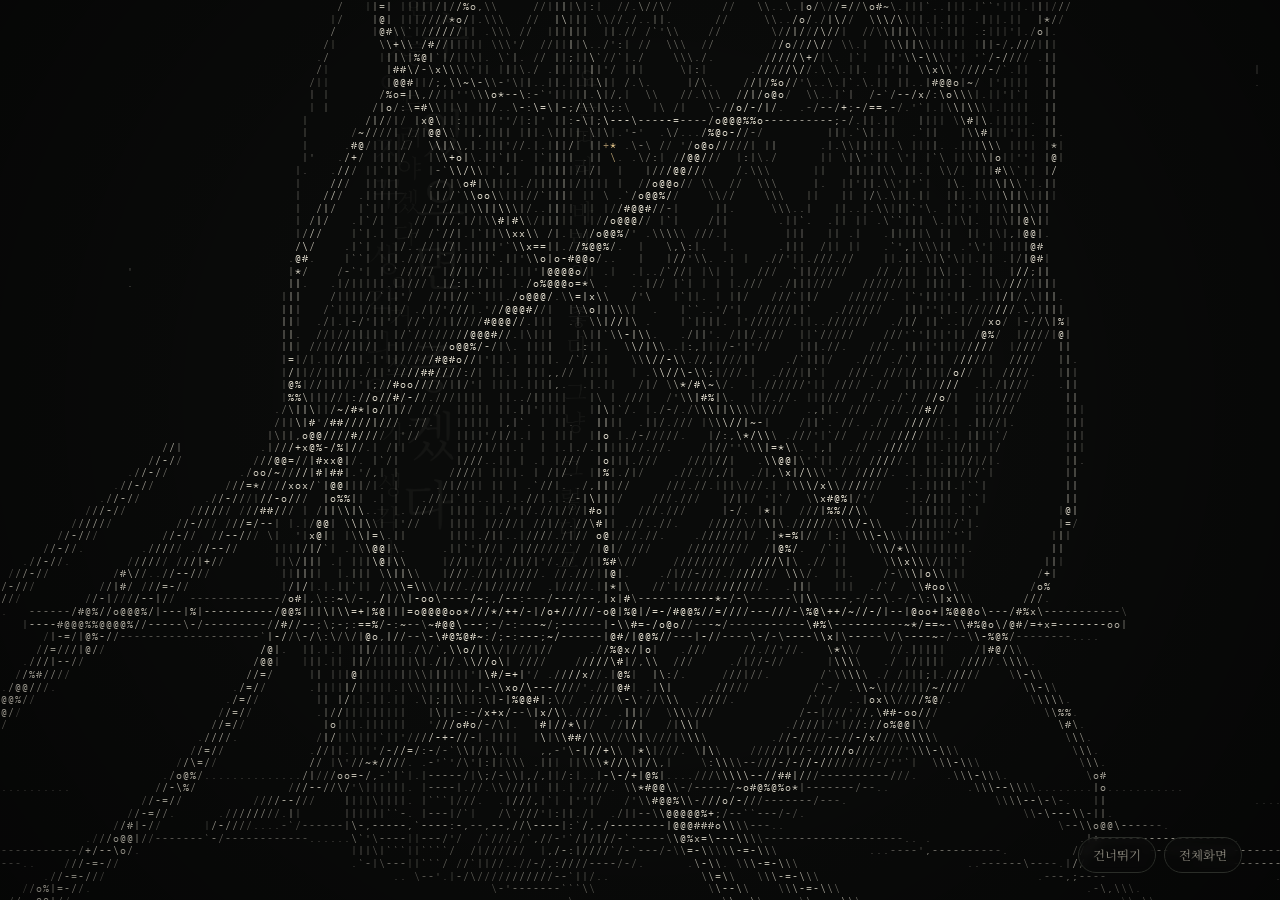
<file: landing/index.html>
<!doctype html>
<html lang="ko">
<head>
<meta charset="utf-8">
<meta name="viewport" content="width=device-width,initial-scale=1">
<meta name="robots" content="noindex, nofollow, noarchive, nosnippet, noimageindex">
<title>말을 걸어 두는 나무 — 이성훈</title>
<meta name="description" content="지나는 길에 잠시 멈춰 하지 못한 말을 걸어 두고 가는 나무. 이성훈, 2026.">
<link rel="icon" type="image/png" sizes="32x32" href="../site/img/favicon-32.png">
<link rel="apple-touch-icon" href="../site/img/apple-touch-icon.png">
<link rel="preconnect" href="https://fonts.googleapis.com">
<link rel="preconnect" href="https://fonts.gstatic.com" crossorigin>
<link rel="stylesheet" href="https://fonts.googleapis.com/css2?family=IBM+Plex+Mono:wght@400;500&family=Noto+Serif+KR:wght@400;500;600;700&display=swap">
<style>
  :root{--bg:#0a0b0a;--ink:#e6e3d8;--mute:#8a877c;--line:#2a2d28;--leaf:#a4e0a0;--gold:#f6d696;
    --sans:"Noto Serif KR","AppleMyungjo",serif;--serif:"Noto Serif KR","AppleMyungjo",serif;--mono:"IBM Plex Mono",ui-monospace,Menlo,monospace}
  *{box-sizing:border-box;margin:0;padding:0}
  html,body{height:100%;background:var(--bg);color:var(--ink);font-family:var(--sans);-webkit-font-smoothing:antialiased;word-break:keep-all;overflow:hidden}
  a{color:inherit}
  :focus-visible{outline:2px solid var(--leaf);outline-offset:3px;border-radius:4px}
  #tree{position:fixed;left:0;top:0;width:100vw;height:100vh;height:100dvh;display:block}

  .nav{position:fixed;top:0;left:0;right:0;z-index:3;display:flex;justify-content:space-between;align-items:center;padding:28px clamp(18px,3vw,44px);font-size:13.5px;opacity:0;transform:translateY(-6px);pointer-events:none;transition:opacity 1.2s ease .4s,transform 1.2s ease .4s}
  body.settled .nav{opacity:1;transform:none;pointer-events:auto}
  .brand{display:flex;align-items:center;gap:10px;font-weight:600;font-size:15px;letter-spacing:-.01em;text-decoration:none}
  .brand .avatar{width:28px;height:28px;border-radius:50%;display:block;flex:none;box-shadow:0 0 0 1px rgba(255,255,255,.12)}
  .nav nav{display:flex;gap:clamp(16px,2.4vw,32px);align-items:center}
  .nav nav a{color:#b9b6ab;text-decoration:none;transition:color .2s}
  .nav nav a:hover{color:#fff}
  .nav .pill{background:var(--ink);color:#0a0b0a;padding:9px 18px;border-radius:999px;font-weight:500}
  .nav .pill:hover{color:#0a0b0a;background:#fff}

  .copy{position:fixed;left:0;right:0;bottom:clamp(56px,10vh,110px);z-index:3;text-align:center;padding:0 20px;pointer-events:none}
  .copy > *{opacity:0;transform:translateY(10px);transition:opacity 1.2s ease,transform 1.2s cubic-bezier(.2,.7,.2,1)}
  body.settled .copy > *{opacity:1;transform:none;pointer-events:auto}
  body.settled .copy > :nth-child(2){transition-delay:.25s}
  body.settled .copy > :nth-child(3){transition-delay:.5s}
  body.settled .copy > :nth-child(4){transition-delay:.75s}
  .eyebrow{font-family:var(--mono);font-size:11.5px;letter-spacing:.16em;text-transform:uppercase;color:var(--mute)}
  .copy h1{font-family:var(--serif);font-weight:400;font-size:clamp(34px,4.2vw,64px);letter-spacing:-.02em;line-height:1.15;margin-top:12px;text-shadow:0 2px 24px #0a0b0a}
  .copy h1 .en{display:block;font-family:var(--mono);font-size:clamp(11px,.9vw,13px);letter-spacing:.42em;color:var(--mute);margin-top:12px;text-transform:uppercase}
  .copy p{margin:16px auto 0;max-width:420px;color:#b9b6ab;font-size:clamp(14px,1.05vw,16px);line-height:1.6;text-shadow:0 1px 16px #0a0b0a}
  .acts{display:flex;justify-content:center;gap:10px;margin-top:26px;flex-wrap:wrap}
  .btn{display:inline-flex;align-items:center;gap:8px;border:1px solid #4a4d47;border-radius:999px;padding:11px 20px;font-size:14px;font-weight:500;text-decoration:none;background:rgba(10,11,10,.5);backdrop-filter:blur(6px);transition:background .2s,border-color .2s,transform .25s}
  .btn:hover{border-color:var(--ink);transform:translateY(-1px)}
  .btn.solid{background:var(--ink);color:#0a0b0a;border-color:var(--ink)}
  .btn.solid:hover{background:#fff}


  .corner{position:fixed;right:clamp(18px,3vw,44px);bottom:clamp(18px,3vh,32px);z-index:4;display:flex;gap:8px}
  .corner button{background:rgba(10,11,10,.4);border:1px solid var(--line);color:var(--mute);border-radius:999px;padding:8px 14px;font:inherit;font-size:12.5px;cursor:pointer;transition:opacity .6s,color .2s;backdrop-filter:blur(4px)}
  .corner button:hover{color:var(--ink)}
  body.settled .skip{opacity:0;pointer-events:none;width:0;padding:0;border:0;overflow:hidden}
  body.settled .corner{bottom:auto;top:78px}
  @media (max-width:640px){ body.settled .corner{display:none} }

  @media (max-width:640px){
    .nav nav a:not(.pill){display:none}
    .copy{bottom:72px}
  }
  @media (prefers-reduced-motion: reduce){ .copy > *{transition:none} }
</style>
</head>
<body>
  <canvas id="tree" aria-label="버드나무처럼 가지가 늘어진 나무에 사람들이 남긴 문장이 세로로 매달려 흔들리는 3D 장면. 처음에는 줄기 가까이에서 시작해 나무를 돌며 멀어진다."></canvas>

  <header class="nav">
    <a class="brand" href="./" aria-label="이성훈 — 처음 장면으로">
      <img class="avatar" src="../site/img/avatar.png" width="28" height="28" alt="">
      이성훈
    </a>
    <nav aria-label="주 메뉴">
      <a href="../site/">작업 소개</a>
      <a href="../site/#artist">작가</a>
      <a class="pill" href="../가시나무에_매달린_말들/index.html" target="_blank" rel="noopener">작품 열기</a>
    </nav>
  </header>

  <section class="copy" id="copy">
    <p class="eyebrow">Interactive Media Art · 2026</p>
    <h1>말을 걸어 두는 나무<span class="en">Words Left on a Tree</span></h1>
    <p>지나는 길에 잠시 멈춰 하지 못한 말을 걸어 두고 가는 나무. 내 말은 모르는 사람의 말 옆에 걸려 다음 사람을 기다린다.</p>
    <div class="acts">
      <a class="btn solid" href="../가시나무에_매달린_말들/index.html" target="_blank" rel="noopener">작품 열기 ↗</a>
      <a class="btn" href="../site/">작업 소개</a>
    </div>
  </section>

  <div class="corner">
    <button class="skip" id="skip" type="button">건너뛰기</button>
    <button id="fs" type="button" aria-label="전체화면 (F)">전체화면</button>
  </div>

  <script src="sim.js"></script>
  <script src="tree3d.js"></script>
  <script>
    // 전체화면: 버튼이나 F 키 (브라우저는 클릭 없이 자동으로 켜는 걸 막음)
    const fsBtn = document.getElementById('fs');
    const toggleFs = () => { if (document.fullscreenElement) document.exitFullscreen(); else document.documentElement.requestFullscreen?.().catch(() => {}); };
    fsBtn.addEventListener('click', toggleFs);
    document.addEventListener('fullscreenchange', () => { fsBtn.textContent = document.fullscreenElement ? '창으로' : '전체화면'; });
    addEventListener('keydown', e => { if (e.key === 'f' || e.key === 'F') toggleFs(); });
    if (!document.documentElement.requestFullscreen) fsBtn.hidden = true;
    // 이름·프로필을 누르면 페이지를 다시 불러오지 않고 오프닝 첫 장면부터 다시
    document.querySelector('.brand').addEventListener('click', e => {
      if (!window.__landing?.restart || e.metaKey || e.ctrlKey || e.shiftKey) return;
      e.preventDefault(); document.activeElement?.blur(); window.__landing.restart();
    });
  </script>
</body>
</html>
</file>
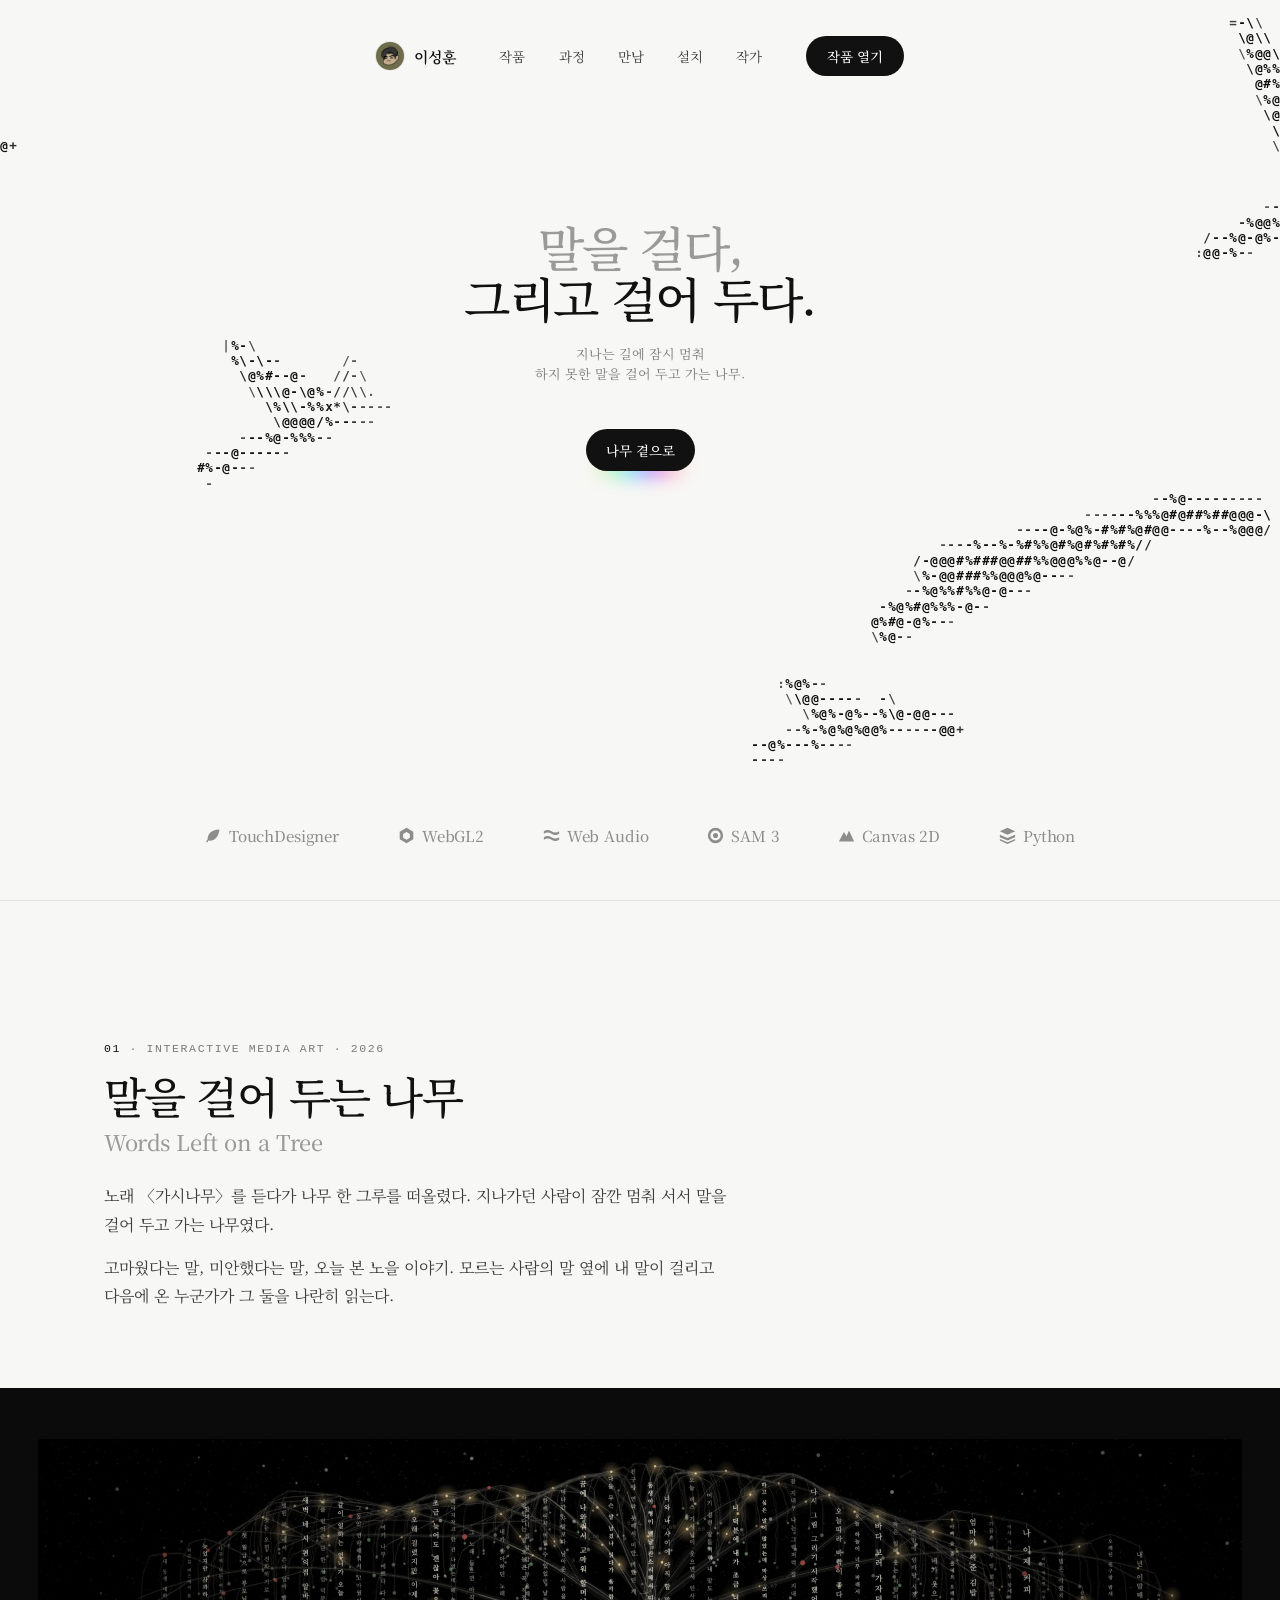
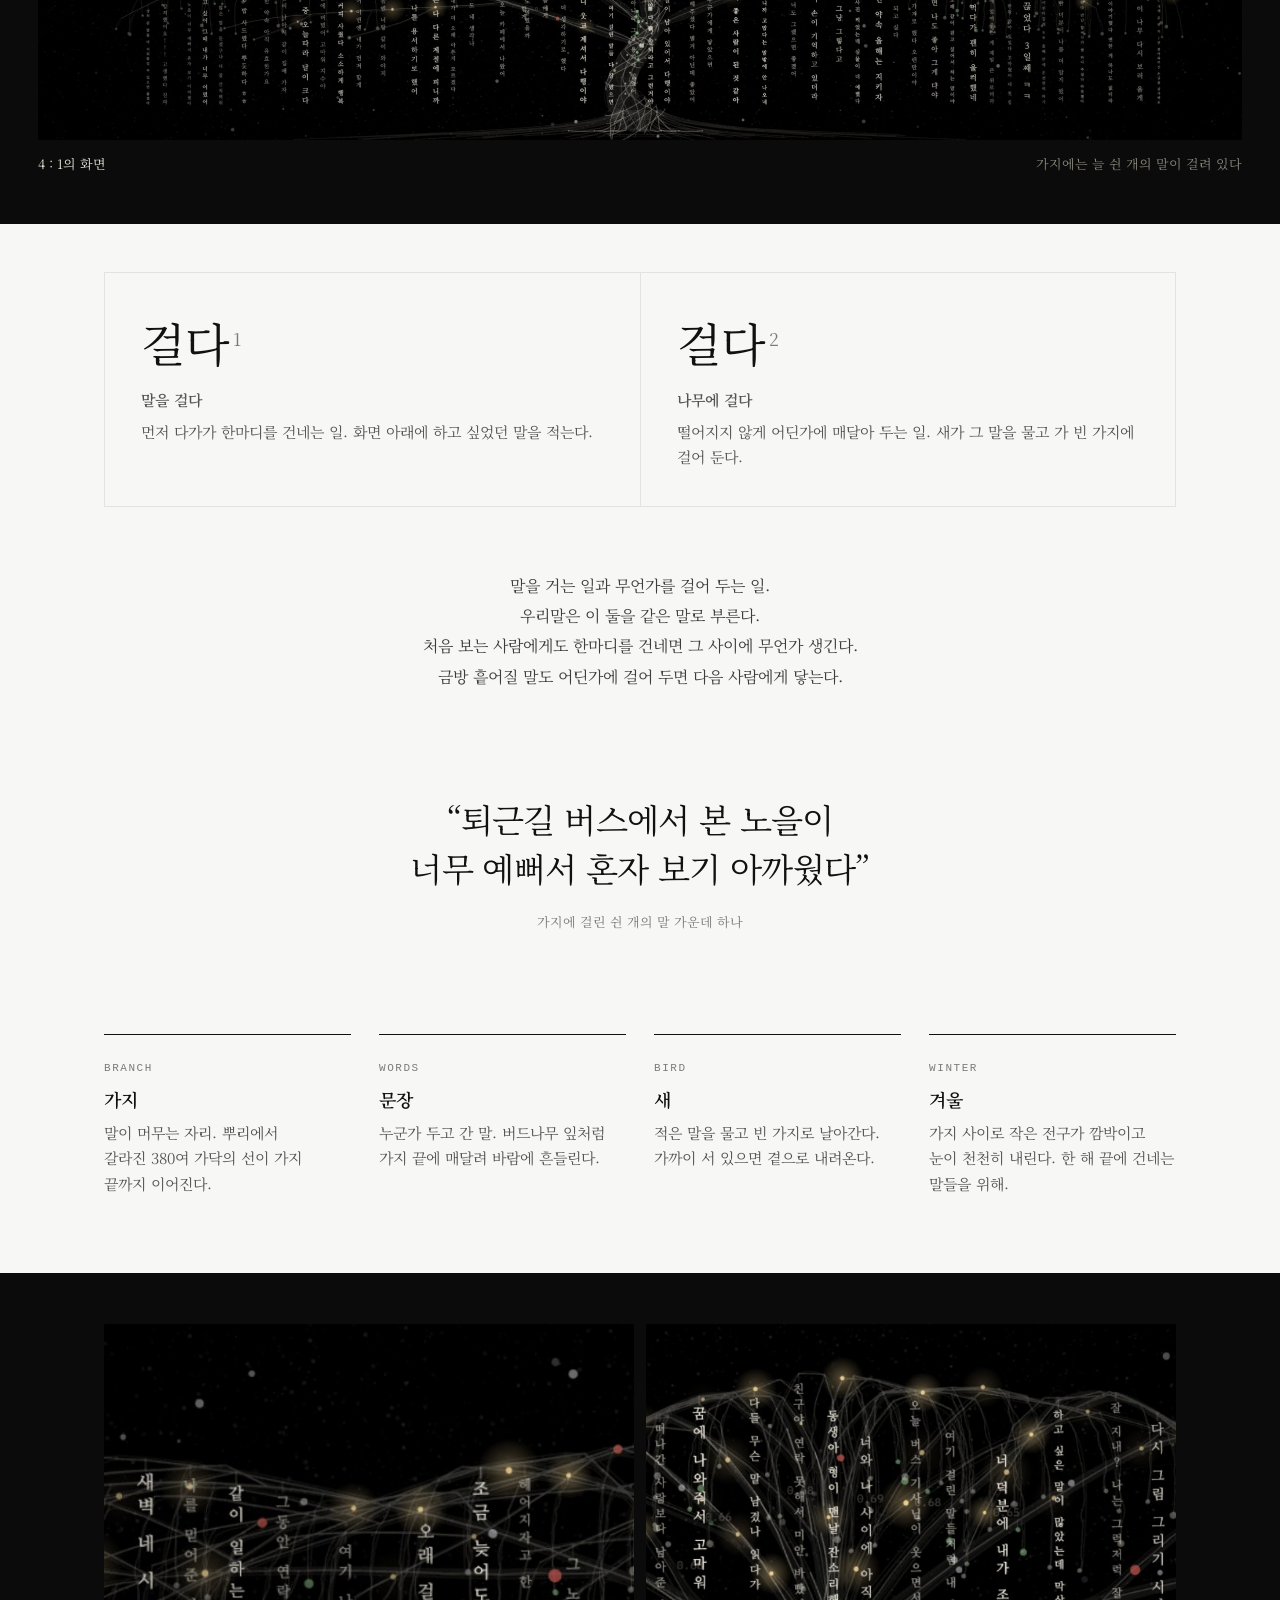
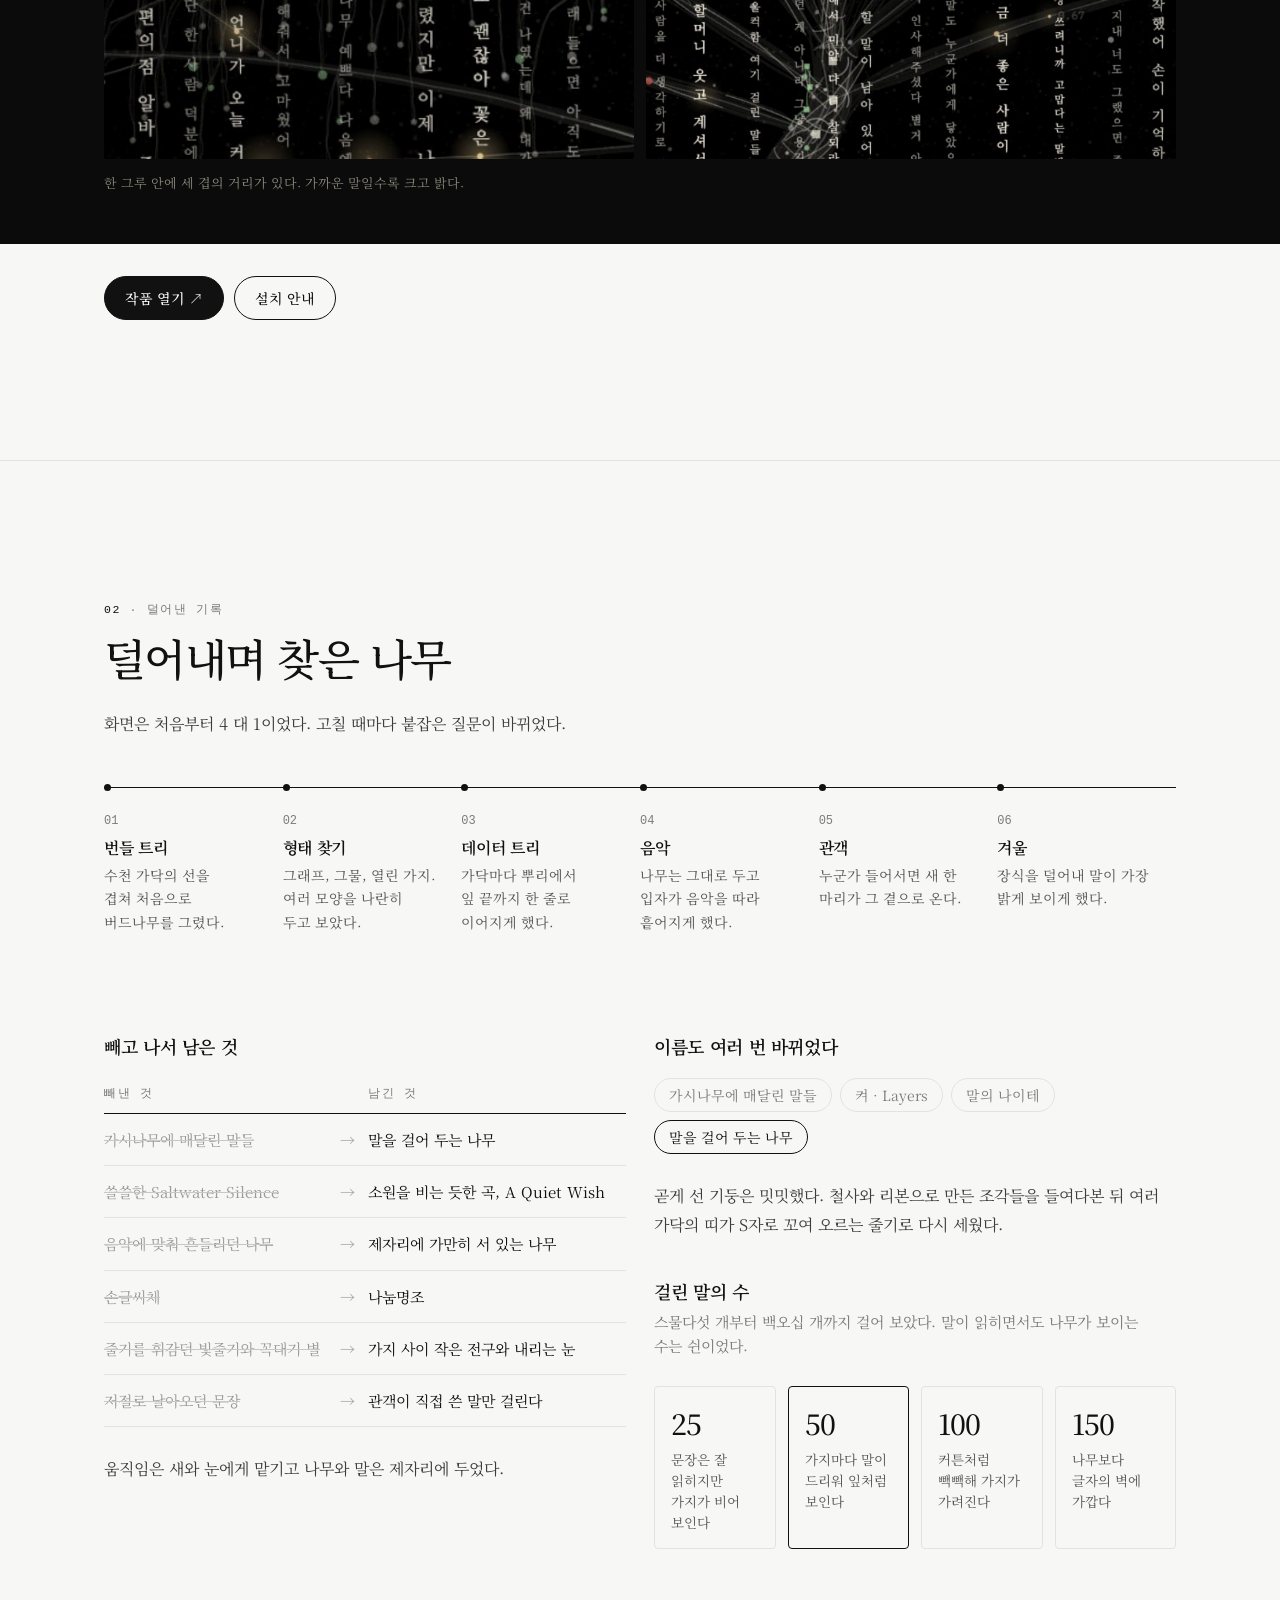
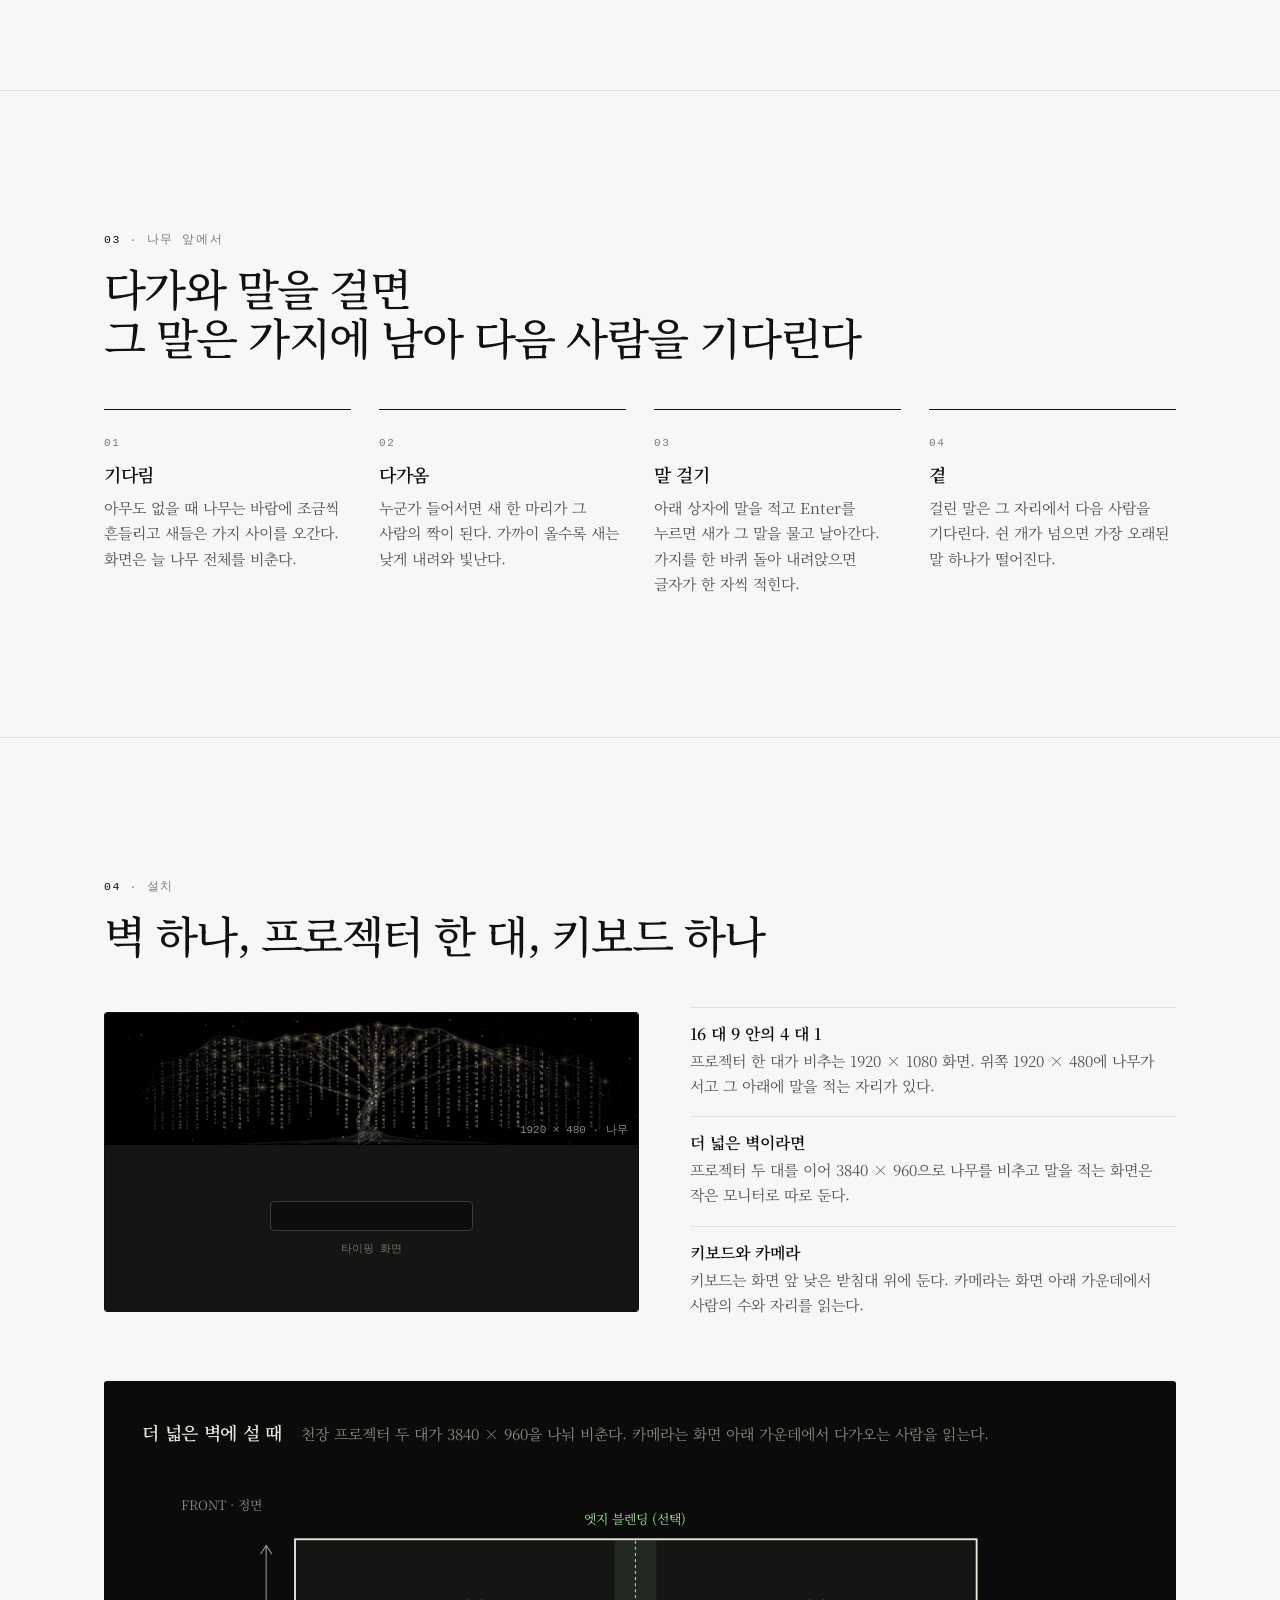
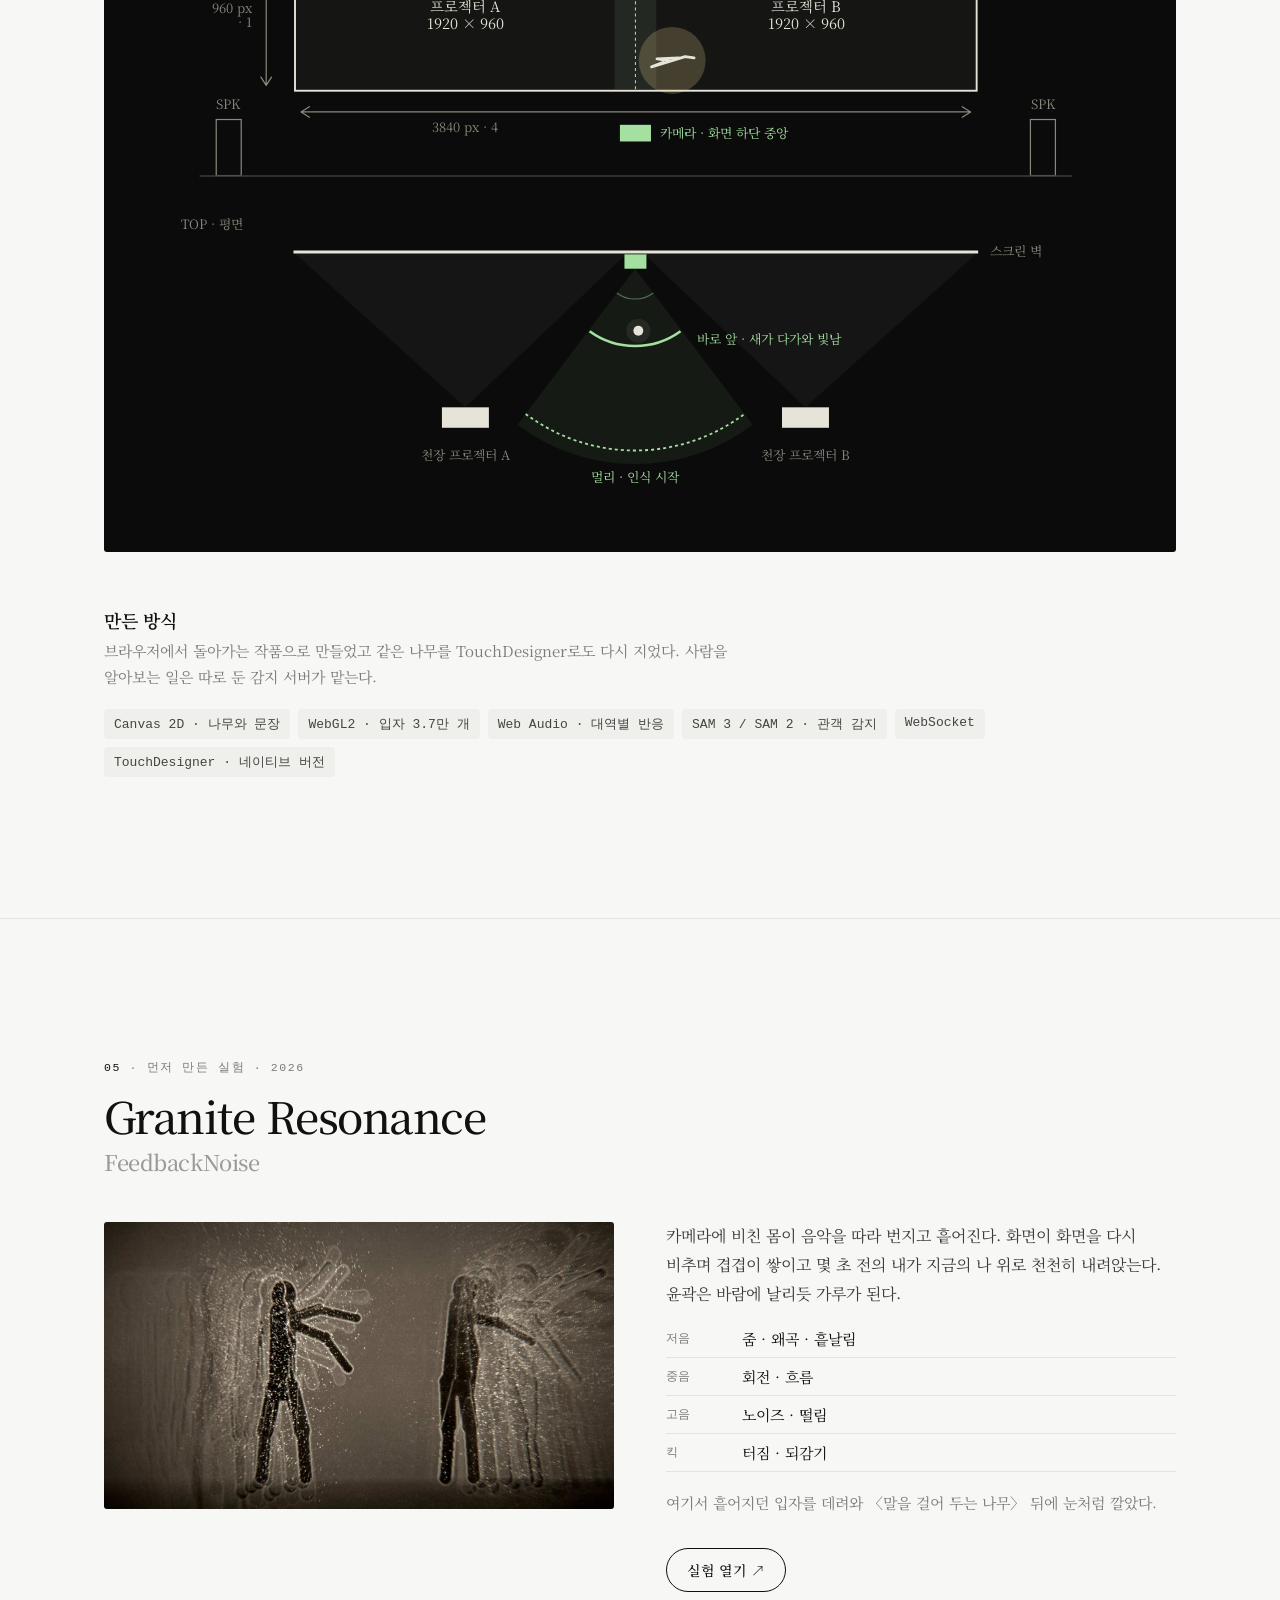
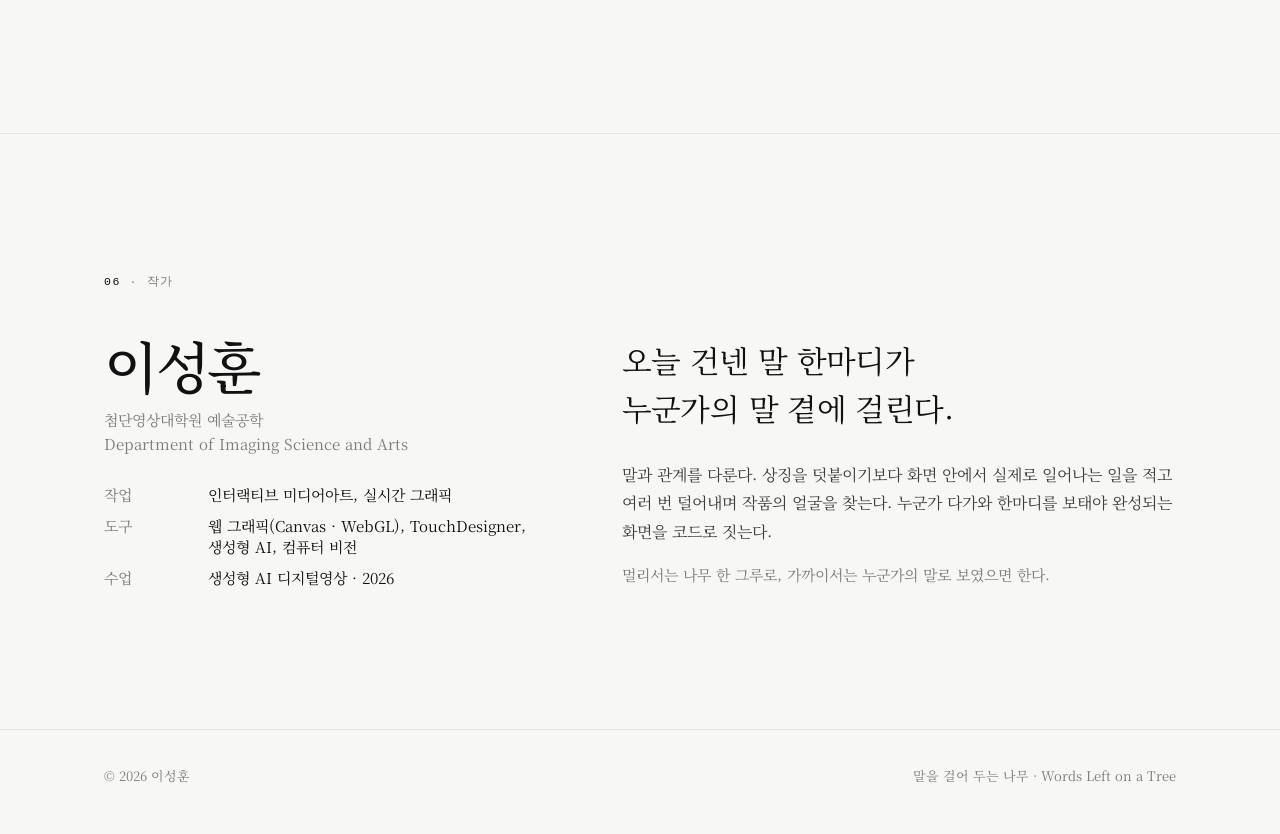
<file: site/index.html>
<!doctype html>
<html lang="ko">
<head>
<meta charset="utf-8">
<meta name="viewport" content="width=device-width,initial-scale=1">
<meta name="robots" content="noindex, nofollow, noarchive, nosnippet, noimageindex">
<title>말을 걸어 두는 나무 — 이성훈</title>
<meta name="description" content="지나는 길에 잠시 멈춰 하지 못한 말을 걸어 두고 가는 나무. 이성훈, 2026.">
<link rel="icon" type="image/png" sizes="32x32" href="img/favicon-32.png">
<link rel="apple-touch-icon" href="img/apple-touch-icon.png">
<link rel="preconnect" href="https://fonts.googleapis.com">
<link rel="preconnect" href="https://fonts.gstatic.com" crossorigin>
<link rel="stylesheet" href="https://fonts.googleapis.com/css2?family=Noto+Serif+KR:wght@400;500;600;700&display=swap">
<link rel="stylesheet" href="css/style.css">
</head>
<body>

<!-- ================================================ 히어로 -->
<section class="hero" aria-label="소개">
  <canvas id="dots" aria-hidden="true"></canvas>
  <nav aria-label="주 메뉴">
    <a class="brand" href="../landing/" aria-label="이성훈 — 처음 장면으로">
      <img class="avatar" src="img/avatar.png" width="28" height="28" alt="">
      이성훈
    </a>
    <a class="link" href="#work">작품</a>
    <a class="link" href="#process">과정</a>
    <a class="link" href="#encounter">만남</a>
    <a class="link" href="#install">설치</a>
    <a class="link" href="#artist">작가</a>
    <a class="pill" href="../가시나무에_매달린_말들/index.html" target="_blank" rel="noopener">작품 열기</a>
  </nav>

  <div class="copy" id="top">
    <h1><span class="l1">말을 걸다,</span>그리고 걸어 두다.</h1>
    <p>지나는 길에 잠시 멈춰<br>하지 못한 말을 걸어 두고 가는 나무.</p>
    <div class="cta"><a href="#work">나무 곁으로</a></div>
  </div>

  <ul class="logos" aria-label="만든 도구">
    <li><svg viewBox="0 0 20 20" aria-hidden="true"><path d="M3 15c0-7 5-12 14-12-1 9-6 14-13 13l-1 2-2-1z"/></svg>TouchDesigner</li>
    <li><svg viewBox="0 0 20 20" aria-hidden="true"><path d="M10 1l8 4.5v9L10 19l-8-4.5v-9zM10 6l-4 2.3v4.4L10 15l4-2.3V8.3z"/></svg>WebGL2</li>
    <li><svg viewBox="0 0 20 20" aria-hidden="true"><path d="M1 5q4.5-3 9 0t9 0v3q-4.5 3-9 0t-9 0zm0 7q4.5-3 9 0t9 0v3q-4.5 3-9 0t-9 0z"/></svg>Web Audio</li>
    <li><svg viewBox="0 0 20 20" aria-hidden="true"><path d="M10 1a9 9 0 110 18 9 9 0 010-18zm0 3a6 6 0 100 12 6 6 0 000-12zm0 3a3 3 0 110 6 3 3 0 010-6z"/></svg>SAM 3</li>
    <li><svg viewBox="0 0 20 20" aria-hidden="true"><path d="M1 17L7 6l3 5 3-7 6 13z"/></svg>Canvas 2D</li>
    <li><svg viewBox="0 0 20 20" aria-hidden="true"><path d="M10 1l9 4-9 4-9-4zm-9 8l9 4 9-4v3l-9 4-9-4zm0 5l9 4 9-4v2l-9 4-9-4z"/></svg>Python</li>
  </ul>
</section>

<main>
<!-- ================================================ 작품 -->
<section class="block" id="work">
  <div class="wrap reveal">
    <p class="eyebrow"><b>01</b> · Interactive Media Art · 2026</p>
    <h2>말을 걸어 두는 나무<span class="en">Words Left on a Tree</span></h2>
    <p class="lead">노래 〈가시나무〉를 듣다가 나무 한 그루를 떠올렸다. 지나가던 사람이 잠깐 멈춰 서서 말을 걸어 두고 가는 나무였다.</p>
    <p class="lead">고마웠다는 말, 미안했다는 말, 오늘 본 노을 이야기. 모르는 사람의 말 옆에 내 말이 걸리고 다음에 온 누군가가 그 둘을 나란히 읽는다.</p>
  </div>

  <div class="night stage reveal">
    <figure>
      <img src="img/tree-full.jpg" width="2400" height="597" alt="검은 화면 가운데 S자로 꼬여 오른 줄기와 버드나무처럼 늘어진 가지. 가지마다 세로로 쓴 한글 문장이 매달려 있고 금빛 전구와 붉은 열매가 드문드문 빛난다.">
      <figcaption><span>4 : 1의 화면</span><span>가지에는 늘 쉰 개의 말이 걸려 있다</span></figcaption>
    </figure>
  </div>

  <div class="wrap">
    <div class="verb reveal" aria-label="걸다의 두 뜻">
      <div>
        <div class="w">걸다<sup>1</sup></div>
        <p class="m">말을 걸다</p>
        <p>먼저 다가가 한마디를 건네는 일. 화면 아래에 하고 싶었던 말을 적는다.</p>
      </div>
      <div>
        <div class="w">걸다<sup>2</sup></div>
        <p class="m">나무에 걸다</p>
        <p>떨어지지 않게 어딘가에 매달아 두는 일. 새가 그 말을 물고 가 빈 가지에 걸어 둔다.</p>
      </div>
    </div>
    <p class="lead center reveal"><span class="s">말을 거는 일과 무언가를 걸어 두는 일.</span> <span class="s">우리말은 이 둘을 같은 말로 부른다.</span> <span class="s">처음 보는 사람에게도 한마디를 건네면 그 사이에 무언가 생긴다.</span> <span class="s">금방 흩어질 말도 어딘가에 걸어 두면 다음 사람에게 닿는다.</span></p>

    <div class="quote reveal">
      <q>퇴근길 버스에서 본 노을이 너무 예뻐서 혼자 보기 아까웠다</q>
      <cite>가지에 걸린 쉰 개의 말 가운데 하나</cite>
    </div>

    <div class="grid g4 reveal" style="margin-top:clamp(64px,8vw,110px)">
      <div class="card"><p class="k">Branch</p><h3>가지</h3><p>말이 머무는 자리. 뿌리에서 갈라진 380여 가닥의 선이 가지 끝까지 이어진다.</p></div>
      <div class="card"><p class="k">Words</p><h3>문장</h3><p>누군가 두고 간 말. 버드나무 잎처럼 가지 끝에 매달려 바람에 흔들린다.</p></div>
      <div class="card"><p class="k">Bird</p><h3>새</h3><p>적은 말을 물고 빈 가지로 날아간다. 가까이 서 있으면 곁으로 내려온다.</p></div>
      <div class="card"><p class="k">Winter</p><h3>겨울</h3><p>가지 사이로 작은 전구가 깜박이고 눈이 천천히 내린다. 한 해 끝에 건네는 말들을 위해.</p></div>
    </div>
  </div>

  <div class="night stage reveal">
    <div class="wrap">
      <div class="duo">
        <img src="img/tree-words.jpg" width="561" height="819" loading="lazy" alt="가지에서 늘어진 세로 문장들을 가까이 본 모습. 가까운 문장은 크고 밝고, 먼 문장은 작고 흐리다.">
        <img src="img/tree-trunk.jpg" width="726" height="819" loading="lazy" alt="띠가 꼬여 올라가는 줄기와 그 주변에 걸린 문장들을 가까이 본 모습.">
      </div>
      <p style="margin-top:14px;font-size:13px;color:var(--night-mute)">한 그루 안에 세 겹의 거리가 있다. 가까운 말일수록 크고 밝다.</p>
    </div>
  </div>

  <div class="wrap reveal">
    <div class="btns">
      <a class="btn solid" href="../가시나무에_매달린_말들/index.html" target="_blank" rel="noopener">작품 열기 ↗</a>
      <a class="btn" href="#install">설치 안내</a>
    </div>
  </div>
</section>

<!-- ================================================ 과정 -->
<section class="block" id="process">
  <div class="wrap">
    <div class="reveal">
      <p class="eyebrow"><b>02</b> · 덜어낸 기록</p>
      <h2>덜어내며 찾은 나무</h2>
      <p class="lead">화면은 처음부터 4 대 1이었다. 고칠 때마다 붙잡은 질문이 바뀌었다.</p>
    </div>
    <ol class="steps reveal">
      <li><span class="num">01</span><h3>번들 트리</h3><p>수천 가닥의 선을 겹쳐 처음으로 버드나무를 그렸다.</p></li>
      <li><span class="num">02</span><h3>형태 찾기</h3><p>그래프, 그물, 열린 가지. 여러 모양을 나란히 두고 보았다.</p></li>
      <li><span class="num">03</span><h3>데이터 트리</h3><p>가닥마다 뿌리에서 잎 끝까지 한 줄로 이어지게 했다.</p></li>
      <li><span class="num">04</span><h3>음악</h3><p>나무는 그대로 두고 입자가 음악을 따라 흩어지게 했다.</p></li>
      <li><span class="num">05</span><h3>관객</h3><p>누군가 들어서면 새 한 마리가 그 곁으로 온다.</p></li>
      <li><span class="num">06</span><h3>겨울</h3><p>장식을 덜어내 말이 가장 밝게 보이게 했다.</p></li>
    </ol>

    <div class="grid g2" style="margin-top:clamp(64px,8vw,100px)">
      <div class="reveal">
        <h3>빼고 나서 남은 것</h3>
        <table class="swap">
          <thead><tr><th>빼낸 것</th><th></th><th>남긴 것</th></tr></thead>
          <tbody>
            <tr><td>가시나무에 매달린 말들</td><td class="arrow">→</td><td>말을 걸어 두는 나무</td></tr>
            <tr><td>쓸쓸한 Saltwater Silence</td><td class="arrow">→</td><td>소원을 비는 듯한 곡, A Quiet Wish</td></tr>
            <tr><td>음악에 맞춰 흔들리던 나무</td><td class="arrow">→</td><td>제자리에 가만히 서 있는 나무</td></tr>
            <tr><td>손글씨체</td><td class="arrow">→</td><td>나눔명조</td></tr>
            <tr><td>줄기를 휘감던 빛줄기와 꼭대기 별</td><td class="arrow">→</td><td>가지 사이 작은 전구와 내리는 눈</td></tr>
            <tr><td>저절로 날아오던 문장</td><td class="arrow">→</td><td>관객이 직접 쓴 말만 걸린다</td></tr>
          </tbody>
        </table>
        <p class="lead" style="font-size:16px">움직임은 새와 눈에게 맡기고 나무와 말은 제자리에 두었다.</p>
      </div>
      <div class="reveal">
        <h3>이름도 여러 번 바뀌었다</h3>
        <div class="titles"><span>가시나무에 매달린 말들</span><span>켜 · Layers</span><span>말의 나이테</span><span class="now">말을 걸어 두는 나무</span></div>
        <p class="lead" style="font-size:16px">곧게 선 기둥은 밋밋했다. 철사와 리본으로 만든 조각들을 들여다본 뒤 여러 가닥의 띠가 S자로 꼬여 오르는 줄기로 다시 세웠다.</p>
        <h3 style="margin-top:40px">걸린 말의 수</h3>
        <p class="muted" style="margin-top:6px;font-size:15px;line-height:1.6">스물다섯 개부터 백오십 개까지 걸어 보았다. 말이 읽히면서도 나무가 보이는 수는 쉰이었다.</p>
        <div class="counts">
          <div><b>25</b><p>문장은 잘 읽히지만 가지가 비어 보인다</p></div>
          <div class="on"><b>50</b><p>가지마다 말이 드리워 잎처럼 보인다</p></div>
          <div><b>100</b><p>커튼처럼 빽빽해 가지가 가려진다</p></div>
          <div><b>150</b><p>나무보다 글자의 벽에 가깝다</p></div>
        </div>
      </div>
    </div>
  </div>
</section>

<!-- ================================================ 만남 -->
<section class="block" id="encounter">
  <div class="wrap">
    <div class="reveal">
      <p class="eyebrow"><b>03</b> · 나무 앞에서</p>
      <h2>다가와 말을 걸면<br>그 말은 가지에 남아 다음 사람을 기다린다</h2>
    </div>
    <div class="grid g4 reveal" style="margin-top:48px">
      <div class="card"><p class="k">01</p><h3>기다림</h3><p>아무도 없을 때 나무는 바람에 조금씩 흔들리고 새들은 가지 사이를 오간다. 화면은 늘 나무 전체를 비춘다.</p></div>
      <div class="card"><p class="k">02</p><h3>다가옴</h3><p>누군가 들어서면 새 한 마리가 그 사람의 짝이 된다. 가까이 올수록 새는 낮게 내려와 빛난다.</p></div>
      <div class="card"><p class="k">03</p><h3>말 걸기</h3><p>아래 상자에 말을 적고 Enter를 누르면 새가 그 말을 물고 날아간다. 가지를 한 바퀴 돌아 내려앉으면 글자가 한 자씩 적힌다.</p></div>
      <div class="card"><p class="k">04</p><h3>곁</h3><p>걸린 말은 그 자리에서 다음 사람을 기다린다. 쉰 개가 넘으면 가장 오래된 말 하나가 떨어진다.</p></div>
    </div>
  </div>
</section>

<!-- ================================================ 설치 -->
<section class="block" id="install">
  <div class="wrap">
    <div class="reveal">
      <p class="eyebrow"><b>04</b> · 설치</p>
      <h2>벽 하나, 프로젝터 한 대, 키보드 하나</h2>
    </div>
    <div class="rig reveal">
      <div class="screen" role="img" aria-label="16 대 9 화면의 위쪽 4 대 1에 나무, 아래쪽에 말을 쓰는 상자가 있는 배치도">
        <div class="tree"><span>1920 × 480 · 나무</span></div>
        <div class="type"><i></i><span>타이핑 화면</span></div>
      </div>
      <ul>
        <li><b>16 대 9 안의 4 대 1</b><span>프로젝터 한 대가 비추는 1920 × 1080 화면. 위쪽 1920 × 480에 나무가 서고 그 아래에 말을 적는 자리가 있다.</span></li>
        <li><b>더 넓은 벽이라면</b><span>프로젝터 두 대를 이어 3840 × 960으로 나무를 비추고 말을 적는 화면은 작은 모니터로 따로 둔다.</span></li>
        <li><b>키보드와 카메라</b><span>키보드는 화면 앞 낮은 받침대 위에 둔다. 카메라는 화면 아래 가운데에서 사람의 수와 자리를 읽는다.</span></li>
      </ul>
    </div>
    <figure class="plan reveal">
      <figcaption><h3>더 넓은 벽에 설 때</h3><p>천장 프로젝터 두 대가 3840 × 960을 나눠 비춘다. 카메라는 화면 아래 가운데에서 다가오는 사람을 읽는다.</p></figcaption>
      <div class="plan-scroll">
      <svg viewBox="0 0 1314 860" role="img" aria-label="설치 배치도. 정면: 프로젝터 A와 B가 각각 1920 × 960을 비춰 3840 × 960 화면을 이루고 가운데는 엣지 블렌딩으로 겹친다. 화면 하단 중앙에 카메라, 양옆에 스피커. 평면: 천장 프로젝터 두 대가 스크린 벽을 비추고 벽 아래 가운데 카메라가 앞쪽 부채꼴을 읽는다. 멀리서 인식이 시작되고 바로 앞에 오면 새가 다가와 빛난다.">
        <g class="lb"><text x="52" y="64">FRONT · 정면</text><text x="52" y="484">TOP · 평면</text></g>
        <!-- 정면 -->
        <text class="lf" x="651" y="82" text-anchor="middle">엣지 블렌딩 (선택)</text>
        <rect x="202" y="102" width="900" height="200" fill="#151614"/>
        <rect x="624" y="104" width="55" height="196" fill="#232822"/>
        <line x1="651.5" y1="104" x2="651.5" y2="300" class="dash"/>
        <rect x="202" y="102" width="900" height="200" fill="none" stroke="#e6e3d8" stroke-width="2.5"/>
        <g class="ink" text-anchor="middle"><text x="427" y="198">프로젝터 A</text><text x="427" y="220">1920 × 960</text><text x="877" y="198">프로젝터 B</text><text x="877" y="220">1920 × 960</text></g>
        <g class="arr"><path d="M164 110V295M157 121l7-11 7 11M157 284l7 11 7-11"/><path d="M210 330H1094M221 323l-11 7 11 7M1083 323l11 7-11 7"/></g>
        <g class="lb" text-anchor="end"><text x="145" y="199">960 px</text><text x="145" y="218">· 1</text></g>
        <text class="lb" x="427" y="357" text-anchor="middle">3840 px · 4</text>
        <rect x="631" y="347" width="41" height="22" fill="#a4e0a0"/>
        <text class="lf" x="684" y="364">카메라 · 화면 하단 중앙</text>
        <g class="spk"><rect x="98" y="340" width="33" height="74"/><rect x="1173" y="340" width="33" height="74"/></g>
        <g class="lb" text-anchor="middle"><text x="114" y="326">SPK</text><text x="1189" y="326">SPK</text></g>
        <line x1="76" y1="414.5" x2="1228" y2="414.5" stroke="#3a3d37" stroke-width="2"/>
        <!-- 평면 -->
        <path d="M202 517L640 517L427 720Z" fill="#e6e3d8" opacity=".045"/>
        <path d="M662 517L1102 517L876 720Z" fill="#e6e3d8" opacity=".045"/>
        <clipPath id="planWedge"><path d="M651 537L495.7 743.0A258 258 0 0 0 806.3 743.0Z"/></clipPath>
        <path d="M651 537L495.7 743.0A258 258 0 0 0 806.3 743.0Z" fill="#a4e0a0" opacity=".07"/>
        <path id="planRing" d="" fill="none" stroke="#a4e0a0" stroke-width="1.4" opacity="0" clip-path="url(#planWedge)"/>
        <line x1="200" y1="515" x2="1104" y2="515" stroke="#e6e3d8" stroke-width="4"/>
        <text class="lb" x="1120" y="520">스크린 벽</text>
        <rect x="637" y="518" width="29" height="19" fill="#a4e0a0"/>
        <path id="planNear" d="M591.0 619.5A102 102 0 0 0 711.0 619.5" fill="none" stroke="#a4e0a0" stroke-width="2.5" opacity=".55"/>
        <path id="planFar" d="M506.6 728.7A240 240 0 0 0 795.4 728.7" fill="none" stroke="#a4e0a0" stroke-width="1.6" stroke-dasharray="4 4" opacity=".55"/>
        <text class="lf" x="733" y="636">바로 앞 · 새가 다가와 빛남</text>
        <text class="lf" x="651" y="818" text-anchor="middle">멀리 · 인식 시작</text>
        <g fill="#e6e3d8"><rect x="396" y="720" width="62" height="27"/><rect x="845" y="720" width="62" height="27"/></g>
        <g class="lb" text-anchor="middle"><text x="427" y="789">천장 프로젝터 A</text><text x="876" y="789">천장 프로젝터 B</text></g>
        <g id="planVisitor" opacity="0"><circle r="16" fill="#e6e3d8" opacity=".08"/><circle r="6.5" fill="#e6e3d8"/></g>
        <g id="planBird" opacity="0" fill="none" stroke="#e6e3d8" stroke-width="2.2" stroke-linecap="round" stroke-linejoin="round"><circle id="planGlow" r="26" fill="#f6d696" stroke="none" opacity="0"/><path d="M-16 5L10-3L17-2M-16 5L-7 1.5"/><path id="planWing" d="M-3 0L-10-18L5-2"/></g>
      </svg>
      </div>
    </figure>
    <div class="reveal" style="margin-top:56px">
      <h3>만든 방식</h3>
      <p class="muted" style="margin-top:6px;font-size:15px;line-height:1.7;max-width:680px">브라우저에서 돌아가는 작품으로 만들었고 같은 나무를 TouchDesigner로도 다시 지었다. 사람을 알아보는 일은 따로 둔 감지 서버가 맡는다.</p>
      <div class="stack"><span>Canvas 2D · 나무와 문장</span><span>WebGL2 · 입자 3.7만 개</span><span>Web Audio · 대역별 반응</span><span>SAM 3 / SAM 2 · 관객 감지</span><span>WebSocket</span><span>TouchDesigner · 네이티브 버전</span></div>
    </div>
  </div>
</section>

<!-- ================================================ 첫 실험 -->
<section class="block" id="granite">
  <div class="wrap">
    <div class="reveal">
      <p class="eyebrow"><b>05</b> · 먼저 만든 실험 · 2026</p>
      <h2>Granite Resonance<span class="en">FeedbackNoise</span></h2>
    </div>
    <div class="work2 reveal">
      <div class="shot"><img src="img/granite.jpg" width="1600" height="1000" alt="화강암 질감의 회색 바탕에서 두 실루엣이 서로를 향해 팔을 뻗는다. 몇 초 전 자세가 잔상으로 겹치고 윤곽은 빛나는 입자로 흩어진다." loading="lazy"></div>
      <div>
        <p class="lead" style="margin-top:0">카메라에 비친 몸이 음악을 따라 번지고 흩어진다. 화면이 화면을 다시 비추며 겹겹이 쌓이고 몇 초 전의 내가 지금의 나 위로 천천히 내려앉는다. 윤곽은 바람에 날리듯 가루가 된다.</p>
        <ul class="bands">
          <li><span>저음</span>줌 · 왜곡 · 흩날림</li>
          <li><span>중음</span>회전 · 흐름</li>
          <li><span>고음</span>노이즈 · 떨림</li>
          <li><span>킥</span>터짐 · 되감기</li>
        </ul>
        <p class="muted" style="margin-top:18px;font-size:15px;line-height:1.7">여기서 흩어지던 입자를 데려와 〈말을 걸어 두는 나무〉 뒤에 눈처럼 깔았다.</p>
        <div class="btns"><a class="btn" href="../FeedbackNoise/index.html" target="_blank" rel="noopener">실험 열기 ↗</a></div>
      </div>
    </div>
  </div>
</section>

<!-- ================================================ 작가 -->
<section class="block" id="artist">
  <div class="wrap">
    <p class="eyebrow reveal"><b>06</b> · 작가</p>
    <div class="artist reveal">
      <div>
        <p class="name">이성훈</p>
        <p class="aff">첨단영상대학원 예술공학<br>Department of Imaging Science and Arts</p>
        <dl>
          <dt>작업</dt><dd>인터랙티브 미디어아트, 실시간 그래픽</dd>
          <dt>도구</dt><dd>웹 그래픽(Canvas · WebGL), TouchDesigner, 생성형 AI, 컴퓨터 비전</dd>
          <dt>수업</dt><dd>생성형 AI 디지털영상 · 2026</dd>
        </dl>
      </div>
      <div>
        <p class="statement">오늘 건넨 말 한마디가<br>누군가의 말 곁에 걸린다.</p>
        <p class="lead">말과 관계를 다룬다. 상징을 덧붙이기보다 화면 안에서 실제로 일어나는 일을 적고 여러 번 덜어내며 작품의 얼굴을 찾는다. 누군가 다가와 한마디를 보태야 완성되는 화면을 코드로 짓는다.</p>
        <p class="lead muted" style="font-size:15px">멀리서는 나무 한 그루로, 가까이서는 누군가의 말로 보였으면 한다.</p>
      </div>
    </div>
  </div>
</section>
</main>

<footer>
  <div class="wrap">
    <span>© 2026 이성훈</span>
    <span>말을 걸어 두는 나무 · Words Left on a Tree</span>
  </div>
</footer>

<script src="js/birds.js"></script>
<script src="js/plan.js"></script>
<script src="js/main.js"></script>
</body>
</html>
</file>
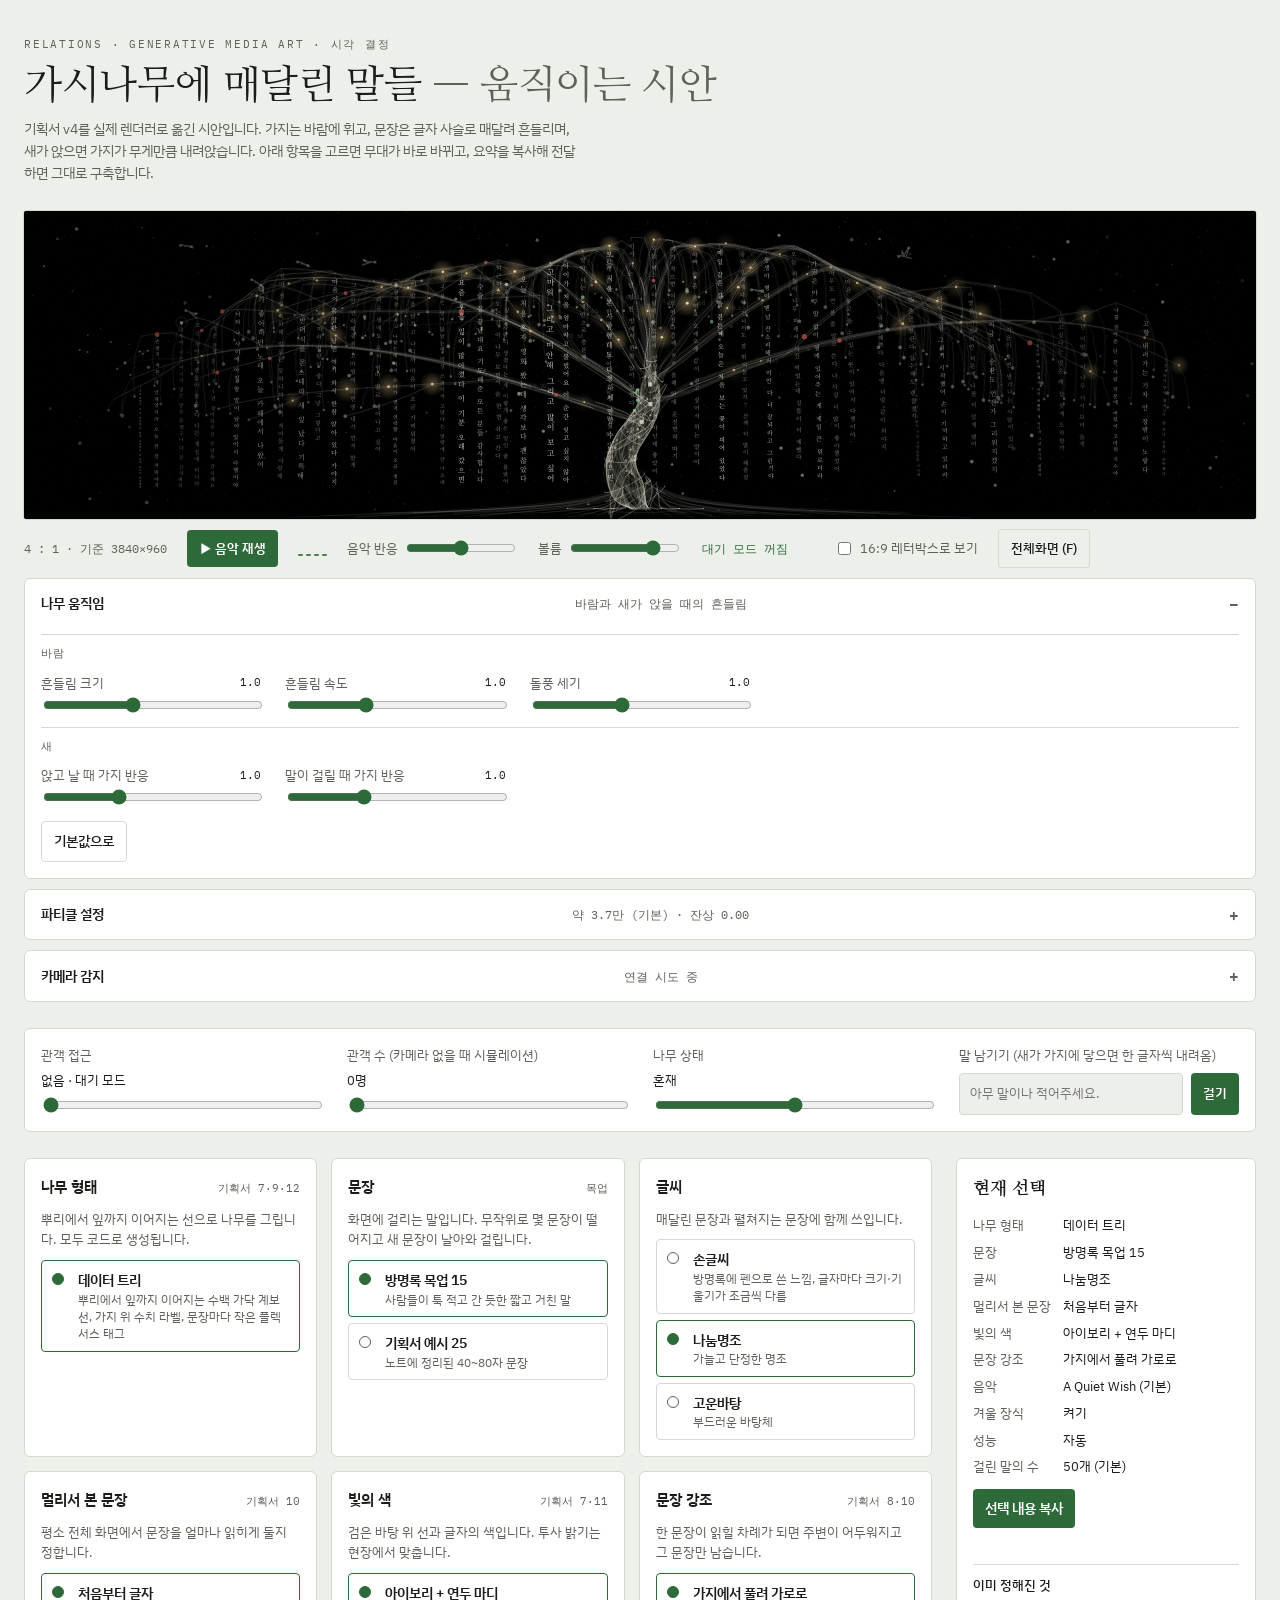
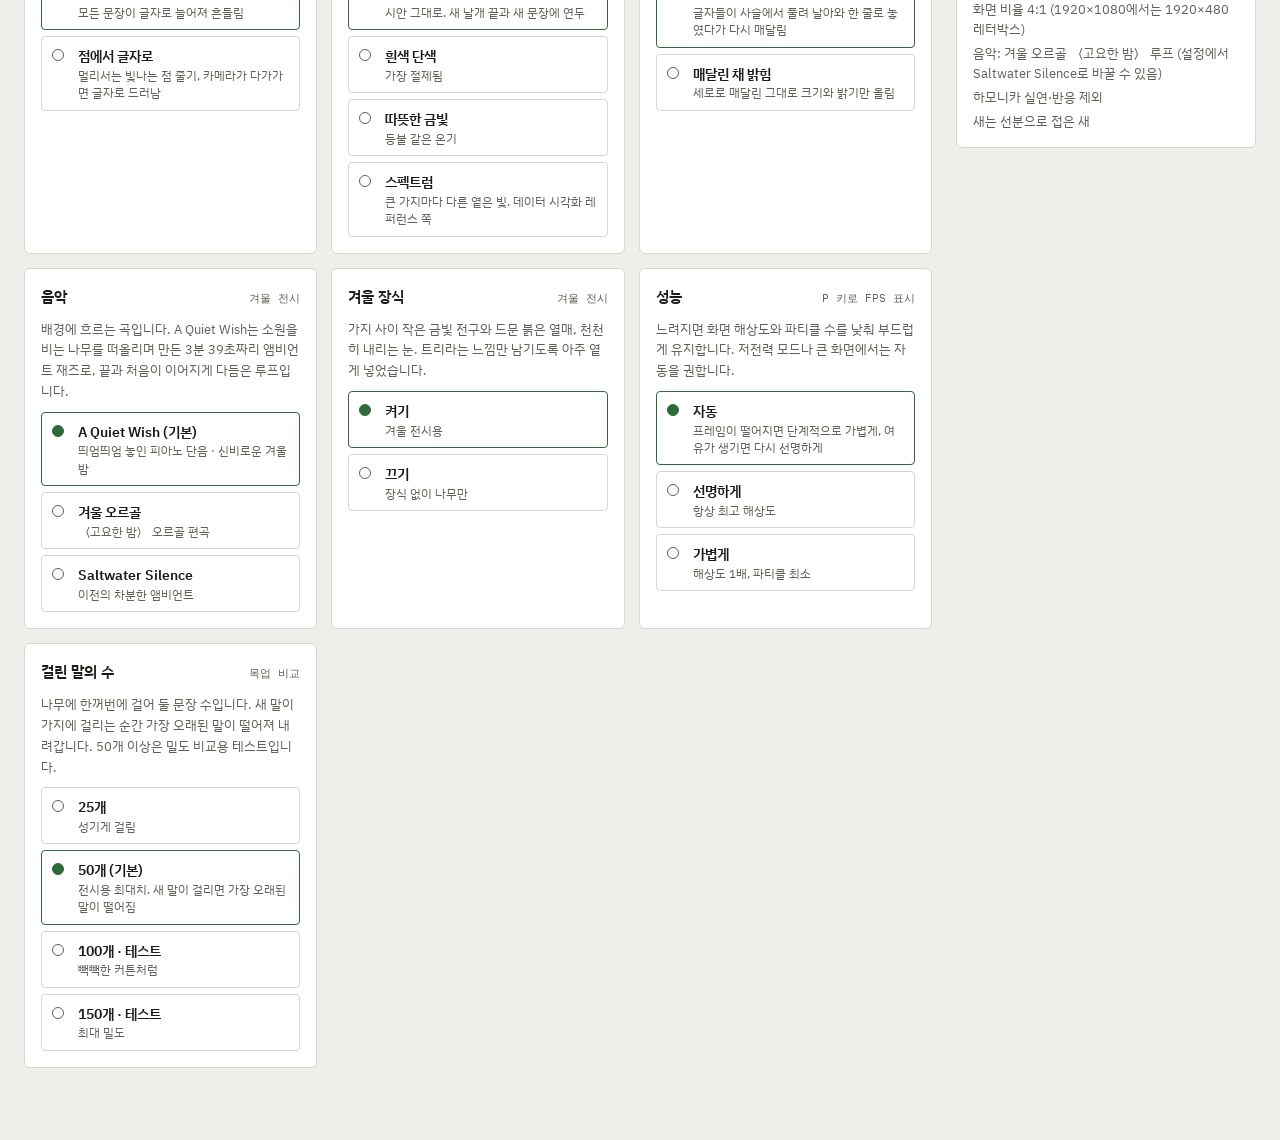
<file: 가시나무에_매달린_말들/index.html>
<!doctype html>
<html lang="ko"><head><meta charset="utf-8"><meta name="viewport" content="width=device-width,initial-scale=1"></head><body>
<title>가시나무 시안 보드</title>
<meta name="claude:viewport-fit-sides" content="cover">
<link rel="preconnect" href="https://fonts.googleapis.com">
<link rel="preconnect" href="https://fonts.gstatic.com" crossorigin>
<link rel="stylesheet" href="https://fonts.googleapis.com/css2?family=Gowun+Batang&family=IBM+Plex+Mono:wght@400;500&family=IBM+Plex+Sans+KR:wght@400;500;600&family=Nanum+Myeongjo:wght@400;700&family=Nanum+Pen+Script&display=swap">
<style>
/* Layout: 4:1 무대가 페이지의 주인공. 아래에 상황 시뮬레이션 → 결정 카드 격자 + 고정 요약. 투사 작품이라 다크 우선, 라이트 대응 */
:root{
  --bg:#0a0b0a; --surface:#121411; --line:#262a24; --fg:#e6e3d8; --muted:#8a877c; --accent:#a8d6a1; --accent-ink:#0a0b0a;
  --display:"Nanum Myeongjo","Gowun Batang",serif;
  --body:"IBM Plex Sans KR","Apple SD Gothic Neo",system-ui,sans-serif;
  --mono:"IBM Plex Mono",ui-monospace,Menlo,monospace;
  color-scheme:dark;
}
@media (prefers-color-scheme: light){ :root:not([data-theme="dark"]){
  --bg:#edefea; --surface:#ffffff; --line:#d5d8cf; --fg:#1a1c18; --muted:#5d6157; --accent:#2e6a39; --accent-ink:#ffffff; color-scheme:light } }
:root[data-theme="light"]{ --bg:#edefea; --surface:#ffffff; --line:#d5d8cf; --fg:#1a1c18; --muted:#5d6157; --accent:#2e6a39; --accent-ink:#ffffff; color-scheme:light }
*{box-sizing:border-box}
body{background:var(--bg);color:var(--fg);font-family:var(--body);font-size:14px;line-height:1.6;
  padding-left:max(16px,env(safe-area-inset-left,0px));padding-right:max(16px,env(safe-area-inset-right,0px));padding-block:28px 64px}
.wrap{max-width:1320px;margin:0 auto;display:grid;gap:26px}
header{display:grid;gap:8px}
.eyebrow{font-family:var(--mono);font-size:11px;letter-spacing:.16em;text-transform:uppercase;color:var(--muted)}
h1{font-family:var(--display);font-weight:400;font-size:clamp(26px,3.4vw,40px);line-height:1.2;margin:0;letter-spacing:-.01em;text-wrap:balance}
h1 em{font-style:normal;color:var(--muted)}
.lede{color:var(--muted);max-width:70ch;margin:0}

.stage-block{display:grid;gap:10px}
.stage-frame{background:#000;border-radius:3px;overflow:hidden;position:relative;box-shadow:0 0 0 1px var(--line)}
.stage-frame{container-type:inline-size}
.stage-frame.letterbox{aspect-ratio:16/9;display:flex;flex-direction:column;max-width:100%}
.stage-frame:fullscreen{display:flex;flex-direction:column;background:#000}
.stage-frame:fullscreen .stage-inner,.stage-frame.letterbox .stage-inner{flex:none;margin-top:7.5cqw}
/* 16:9 하단 타이핑 영역 — 4:1 미디어 아래 남는 자리 */
.type-zone{display:none;position:relative}
.stage-frame:fullscreen .type-zone,.stage-frame.letterbox .type-zone{display:flex;flex:1;flex-direction:column;align-items:center;justify-content:center;gap:.62cqw;padding-bottom:.6cqw;font-family:"Nanum Myeongjo",serif;color:#ece7da;cursor:text}
.tz-prompt{font-size:.66cqw;letter-spacing:.3em;color:rgba(236,231,218,.46)}
.tz-box{position:relative;width:min(30cqw,700px);border:1px solid rgba(236,231,218,.16);border-radius:.35cqw;background:rgba(236,231,218,.02);padding:.62cqw 3cqw;text-align:center;transition:border-color .6s,box-shadow .6s,background .6s}
.type-zone.focus .tz-box{border-color:rgba(143,216,150,.42);background:rgba(143,216,150,.035);box-shadow:0 0 1.4cqw rgba(143,216,150,.07),inset 0 0 .8cqw rgba(143,216,150,.035)}
.tz-line{font-size:1.12cqw;line-height:1.5;min-height:1.5em;white-space:pre-wrap;word-break:keep-all;overflow-wrap:anywhere}
.tz-line .c{animation:tzc 2.4s ease-in forwards}
@keyframes tzc{0%{color:#6fd27e;text-shadow:0 0 .5em rgba(111,210,126,.7)}45%{color:#7fd88c;text-shadow:0 0 .35em rgba(111,210,126,.45)}100%{color:#f3efe5;text-shadow:none}}
.tz-ph{color:rgba(236,231,218,.3);display:none;transition:opacity 2.2s ease-in-out}
.tz-ph.out,.type-zone.sending .tz-ph{opacity:0}
.tz-line.empty .tz-ph{display:inline}
.tz-caret{display:inline-block;width:1px;height:1.05em;background:#ece7da;vertical-align:-.14em;margin:0 .06em;animation:tzb 1.1s steps(1) infinite}
.type-zone:not(.focus) .tz-caret{opacity:0;animation:none}
@keyframes tzb{50%{opacity:0}}
.tz-line.sent{transition:opacity .9s ease,transform .9s ease;opacity:0;transform:translateY(-1.2em)}
.tz-hint{font-size:.56cqw;letter-spacing:.18em;color:rgba(236,231,218,.3);transition:color .6s}
.tz-hint.ok{color:#a9e2ac}
.tz-bird{position:absolute;inset:0;width:100%;height:100%;pointer-events:none;z-index:3;display:none}
.stage-frame:fullscreen .tz-bird,.stage-frame.letterbox .tz-bird{display:block}
.tz-in{position:absolute;left:50%;bottom:0;width:1px;height:1px;opacity:0;border:0;padding:0;pointer-events:none}
.stage-inner{position:relative;width:100%;aspect-ratio:4/1;background:#000}
.stage-inner canvas{position:absolute;inset:0;width:100%;height:100%;display:block}
.meter{display:inline-flex;gap:3px;align-items:flex-end;height:16px}
.meter i{width:5px;background:var(--accent);height:2px;border-radius:1px;opacity:.85}
.stage-bar input[type=range]{width:110px}
#camPreview{width:240px;max-width:100%;aspect-ratio:16/9;height:auto;background:#000;border:1px solid var(--line);border-radius:3px}
.cam-row{display:flex;gap:18px;flex-wrap:wrap;align-items:flex-start}
.sim input[type=range]:disabled{opacity:.45}
details.ptc{background:var(--surface);border:1px solid var(--line);border-radius:6px}
details.ptc>summary{cursor:pointer;list-style:none;padding:12px 16px;display:flex;justify-content:space-between;align-items:center;font-weight:600;font-size:14px}
details.ptc>summary::-webkit-details-marker{display:none}
details.ptc>summary .hint{font-weight:400;font-size:12px;color:var(--muted);font-family:var(--mono)}
details.ptc>summary::after{content:'+';font-family:var(--mono);color:var(--muted);font-size:16px;margin-left:12px}
details.ptc[open]>summary::after{content:'−'}
details.ptc>summary:focus-visible{outline:2px solid var(--accent);outline-offset:-2px}
.ptc-body{padding:4px 16px 16px;display:grid;gap:14px}
.ptc-grid{display:grid;grid-template-columns:repeat(auto-fill,minmax(180px,1fr));gap:10px 24px}
.ptc-grid label{display:grid;grid-template-columns:1fr auto;gap:2px 8px;font-size:12.5px;color:var(--muted);align-items:center}
.ptc-grid label input[type=range],.ptc-grid label select{grid-column:1 / -1;width:100%}
.ptc-grid output{font-family:var(--mono);font-size:11px;color:var(--fg);font-variant-numeric:tabular-nums}
.ptc-grid select{background:var(--bg);color:var(--fg);border:1px solid var(--line);border-radius:4px;padding:5px 6px;font:inherit}
.ptc-group{font-family:var(--mono);font-size:11px;letter-spacing:.12em;color:var(--muted);text-transform:uppercase;grid-column:1 / -1;border-top:1px solid var(--line);padding-top:10px;margin-top:2px}
.lb-note{position:absolute;left:12px;bottom:10px;z-index:2;font-family:var(--mono);font-size:11px;color:#6f6c63;display:none}
.stage-frame.letterbox .lb-note{display:block}
.stage-bar{display:flex;flex-wrap:wrap;gap:10px 20px;align-items:center;font-size:13px;color:var(--muted)}
.spec{font-family:var(--mono);font-size:12px;font-variant-numeric:tabular-nums}
.status{font-family:var(--mono);font-size:12px;color:var(--accent);min-width:16ch}
.stage-bar label{display:flex;gap:6px;align-items:center}

.sim{display:grid;grid-template-columns:repeat(auto-fit,minmax(240px,1fr));gap:14px 26px;background:var(--surface);
  border:1px solid var(--line);border-radius:6px;padding:16px}
.sim label{display:grid;gap:4px;font-size:13px;color:var(--muted)}
.sim .val{color:var(--fg)}
input[type=range]{width:100%;accent-color:var(--accent)}
.inrow{display:flex;gap:8px;min-width:0}
.inrow input[type=text]{flex:1;min-width:0;background:var(--bg);color:var(--fg);border:1px solid var(--line);border-radius:4px;padding:8px 10px;font:inherit}
button{font:inherit;cursor:pointer}
.btn{background:var(--accent);color:var(--accent-ink);border:0;border-radius:4px;padding:8px 12px;font-weight:600;white-space:nowrap}
.btn.ghost{background:transparent;color:var(--fg);border:1px solid var(--line);font-weight:500}
button:focus-visible,input:focus-visible{outline:2px solid var(--accent);outline-offset:2px}

.main{display:grid;grid-template-columns:minmax(0,1fr) 300px;gap:24px;align-items:start}
@media (max-width:920px){ .main{grid-template-columns:minmax(0,1fr)} }
.decisions{display:grid;grid-template-columns:repeat(auto-fill,minmax(270px,1fr));gap:14px}
.card{background:var(--surface);border:1px solid var(--line);border-radius:6px;padding:16px;display:grid;gap:10px;align-content:start;min-width:0}
.card h3{margin:0;font-size:15px;font-weight:600;display:flex;gap:8px;align-items:baseline;justify-content:space-between}
.card h3 .k{font-family:var(--mono);font-size:11px;color:var(--muted);font-weight:400}
.card p{margin:0;color:var(--muted);font-size:13px}
.seg{display:grid;gap:6px}
.opt{display:grid;grid-template-columns:18px 1fr;gap:8px;align-items:start;text-align:left;background:transparent;color:var(--fg);
  border:1px solid var(--line);border-radius:4px;padding:8px 10px}
.opt .dot{width:12px;height:12px;border-radius:50%;border:1.5px solid var(--muted);margin-top:4px}
.opt[aria-pressed="true"]{border-color:var(--accent)}
.opt[aria-pressed="true"] .dot{background:var(--accent);border-color:var(--accent)}
.opt b{font-weight:600;font-size:13.5px;display:block}
.opt small{color:var(--muted);font-size:12px;display:block;line-height:1.45}

aside.summary{position:sticky;top:calc(env(safe-area-inset-top,0px) + 16px);background:var(--surface);border:1px solid var(--line);border-radius:6px;padding:16px;display:grid;gap:12px}
aside h2{margin:0;font-family:var(--display);font-weight:700;font-size:18px}
dl{margin:0;display:grid;grid-template-columns:auto 1fr;gap:6px 12px;font-size:13px}
dt{color:var(--muted)} dd{margin:0}
.fixed{border-top:1px solid var(--line);padding-top:10px;font-size:12.5px;color:var(--muted);display:grid;gap:4px}
.fixed b{color:var(--fg);font-weight:500}
.copied{font-size:12px;color:var(--accent);min-height:1em;white-space:pre-wrap}
</style>

<audio id="music" loop preload="auto"></audio>
<div class="wrap">
  <header>
    <div class="eyebrow">Relations · Generative Media Art · 시각 결정</div>
    <h1>가시나무에 매달린 말들 <em>— 움직이는 시안</em></h1>
    <p class="lede">기획서 v4를 실제 렌더러로 옮긴 시안입니다. 가지는 바람에 휘고, 문장은 글자 사슬로 매달려 흔들리며, 새가 앉으면 가지가 무게만큼 내려앉습니다. 아래 항목을 고르면 무대가 바로 바뀌고, 요약을 복사해 전달하면 그대로 구축합니다.</p>
  </header>

  <section class="stage-block" aria-label="4:1 무대">
    <div class="stage-frame" id="frame">
      <span class="lb-note">16:9 프로젝터 1920×1080 · 사용 영역 1920×480</span>
      <div class="stage-inner" id="inner"><canvas id="bg" aria-hidden="true"></canvas><canvas id="stage" aria-label="바람에 흔들리는 나무와 매달린 문장"></canvas></div>
      <canvas class="tz-bird" id="tzBird" aria-hidden="true"></canvas>
      <div class="type-zone" id="typeZone">
        <div class="tz-prompt">이 겨울, 누구에게 말을 걸고 싶나요</div>
        <div class="tz-box"><div class="tz-line empty" id="tzLine"><span class="tz-caret"></span><span class="tz-ph">올해 가장 고마웠던 사람을 떠올려 보세요</span></div></div>
        <div class="tz-hint" id="tzHint">Enter를 누르면 새 한 마리가 당신의 말을 나무에 걸어 둡니다</div>
        <input class="tz-in" id="tzIn" maxlength="60" autocomplete="off" spellcheck="false" aria-label="나무에 걸 말">
      </div>
    </div>
    <div class="stage-bar">
      <span class="spec">4 : 1 · 기준 3840×960</span>
      <button class="btn" id="musicBtn">▶ 음악 재생</button>
      <span class="meter" aria-hidden="true"><i id="mB"></i><i id="mM"></i><i id="mH"></i><i id="mK"></i></span>
      <label for="react">음악 반응 <input type="range" id="react" min="0" max="2" step="0.01" value="1"></label>
      <label for="vol">볼륨 <input type="range" id="vol" min="0" max="1" step="0.01" value="0.8"></label>
      <span class="status" id="status">준비 중</span>
      <label><input type="checkbox" id="lb"> 16:9 레터박스로 보기</label>
      <button class="btn ghost" id="fsBtn" title="F 키">전체화면 (F)</button>
    </div>
    <details class="ptc" id="treePanel" open>
      <summary>나무 움직임 <span class="hint">바람과 새가 앉을 때의 흔들림</span></summary>
      <div class="ptc-body">
        <div class="ptc-grid">
          <span class="ptc-group">바람</span>
          <label>흔들림 크기 <output id="swayAmpV">1.0</output><input type="range" id="swayAmp" min="0" max="2.5" step="0.05" value="1"></label>
          <label>흔들림 속도 <output id="swaySpdV">1.0</output><input type="range" id="swaySpd" min="0.2" max="2.5" step="0.05" value="1"></label>
          <label>돌풍 세기 <output id="swayGustV">1.0</output><input type="range" id="swayGust" min="0" max="2.5" step="0.05" value="1"></label>
          <span class="ptc-group">새</span>
          <label>앉고 날 때 가지 반응 <output id="swayPerchV">1.0</output><input type="range" id="swayPerch" min="0" max="3" step="0.05" value="1"></label>
          <label>말이 걸릴 때 가지 반응 <output id="swayHangV">1.0</output><input type="range" id="swayHang" min="0" max="3" step="0.05" value="1"></label>
        </div>
        <div class="inrow"><button class="btn ghost" id="swayReset" type="button">기본값으로</button></div>
      </div>
    </details>
    <details class="ptc" id="ptcPanel">
      <summary>파티클 설정 <span class="hint" id="ptcHint"></span></summary>
      <div class="ptc-body">
        <div class="ptc-grid" id="ptcGrid"></div>
        <div class="inrow"><button class="btn ghost" id="ptcReset" type="button">기본값으로</button></div>
      </div>
    </details>
    <details class="ptc" id="camPanel">
      <summary>카메라 감지 <span class="hint" id="camHint">꺼짐</span></summary>
      <div class="ptc-body">
        <div class="cam-row">
          <canvas id="camPreview" width="160" height="90" aria-label="감지 미리보기 (저장하지 않음)"></canvas>
          <div class="ptc-grid" style="flex:1;min-width:0">
            <label for="camSel"><span>카메라</span><select id="camSel"><option value="">기본 카메라</option></select></label>
            <label for="camThr"><span>감지 민감도</span><output id="camThrV"></output><input type="range" id="camThr" min="0.03" max="0.3" step="0.005"></label>
            <label for="camFar"><span>'멀리' 기준 (화면 높이 중 사람 키)</span><output id="camFarV"></output><input type="range" id="camFar" min="0.05" max="0.6" step="0.01"></label>
            <label for="camNear"><span>'바로 앞' 기준 (화면 높이 중 사람 키)</span><output id="camNearV"></output><input type="range" id="camNear" min="0.3" max="1" step="0.01"></label>
            <label for="camMirror"><span>좌우 반전</span><input type="checkbox" id="camMirror"></label>
            <label for="camAuto"><span>실행할 때 자동으로 켜기</span><input type="checkbox" id="camAuto"></label>
          </div>
        </div>
        <div class="inrow" style="flex-wrap:wrap">
          <button class="btn" id="camBtn" type="button">카메라 켜기</button>
          <button class="btn ghost" id="camBgBtn" type="button">배경 다시 학습 (사람 없을 때)</button>
          <span class="status" id="camStatus" style="align-self:center"></span>
        </div>
      </div>
    </details>
  </section>

  <section class="sim" aria-label="상황 시뮬레이션">
    <label for="approach">관객 접근 <span class="val" id="approachV">없음 · 대기 모드</span>
      <input type="range" id="approach" min="0" max="1" step="0.01" value="0"></label>
    <label for="simCount">관객 수 (카메라 없을 때 시뮬레이션) <span class="val" id="simCountV">0명</span>
      <input type="range" id="simCount" min="0" max="5" step="1" value="0"></label>
    <label for="openness">나무 상태 <span class="val" id="opennessV">혼재</span>
      <input type="range" id="openness" min="0" max="1" step="0.01" value="0.5"></label>
    <label for="newText">말 남기기 (새가 가지에 닿으면 한 글자씩 내려옴)
      <span class="inrow"><input type="text" id="newText" maxlength="80" placeholder="아무 말이나 적어주세요."><button class="btn" id="sendBtn">걸기</button></span></label>
  </section>

  <div class="main">
    <section class="decisions" id="decisions" aria-label="결정 항목"></section>
    <aside class="summary" aria-label="결정 요약">
      <h2>현재 선택</h2>
      <dl id="summary"></dl>
      <div class="inrow"><button class="btn" id="copyBtn">선택 내용 복사</button></div>
      <div class="copied" id="copied" aria-live="polite"></div>
      <div class="fixed">
        <b>이미 정해진 것</b>
        <span>화면 비율 4:1 (1920×1080에서는 1920×480 레터박스)</span>
        <span>음악: 겨울 오르골 〈고요한 밤〉 루프 (설정에서 Saltwater Silence로 바꿀 수 있음)</span>
        <span>하모니카 실연·반응 제외</span>
        <span>새는 선분으로 접은 새</span>
      </div>
    </aside>
  </div>
</div>

<script>
'use strict';
/* ================================================================ 결정 항목 */
const DECISIONS = [
  { key:'tree', title:'나무 형태', ref:'기획서 7·9·12',
    desc:'뿌리에서 잎까지 이어지는 선으로 나무를 그립니다. 모두 코드로 생성됩니다.',
    opts:[ ['data','데이터 트리','뿌리에서 잎까지 이어지는 수백 가닥 계보선, 가지 위 수치 라벨, 문장마다 작은 플렉서스 태그'] ], def:'data' },
  { key:'set', title:'문장', ref:'목업',
    desc:'화면에 걸리는 말입니다. 무작위로 몇 문장이 떨어지고 새 문장이 날아와 걸립니다.',
    opts:[ ['guest','방명록 목업 15','사람들이 툭 적고 간 듯한 짧고 거친 말'],
           ['deck','기획서 예시 25','노트에 정리된 40~80자 문장'] ], def:'guest' },
  { key:'font', title:'글씨', ref:'',
    desc:'매달린 문장과 펼쳐지는 문장에 함께 쓰입니다.',
    opts:[ ['pen','손글씨','방명록에 펜으로 쓴 느낌, 글자마다 크기·기울기가 조금씩 다름'],
           ['myeongjo','나눔명조','가늘고 단정한 명조'],
           ['batang','고운바탕','부드러운 바탕체'] ], def:'myeongjo' },
  { key:'text', title:'멀리서 본 문장', ref:'기획서 10',
    desc:'평소 전체 화면에서 문장을 얼마나 읽히게 둘지 정합니다.',
    opts:[ ['vertical','처음부터 글자','모든 문장이 글자로 늘어져 흔들림'],
           ['stream','점에서 글자로','멀리서는 빛나는 점 줄기, 카메라가 다가가면 글자로 드러남'] ], def:'vertical' },
  { key:'color', title:'빛의 색', ref:'기획서 7·11',
    desc:'검은 바탕 위 선과 글자의 색입니다. 투사 밝기는 현장에서 맞춥니다.',
    opts:[ ['ivory','아이보리 + 연두 마디','시안 그대로. 새 날개 끝과 새 문장에 연두'],
           ['mono','흰색 단색','가장 절제됨'],
           ['amber','따뜻한 금빛','등불 같은 온기'],
           ['spectrum','스펙트럼','큰 가지마다 다른 옅은 빛. 데이터 시각화 레퍼런스 쪽'] ], def:'ivory' },
  { key:'hl', title:'문장 강조', ref:'기획서 8·10',
    desc:'한 문장이 읽힐 차례가 되면 주변이 어두워지고 그 문장만 남습니다.',
    opts:[ ['spread','가지에서 풀려 가로로','글자들이 사슬에서 풀려 날아와 한 줄로 놓였다가 다시 매달림'],
           ['lift','매달린 채 밝힘','세로로 매달린 그대로 크기와 밝기만 올림'] ], def:'spread' },
  { key:'track', title:'음악', ref:'겨울 전시',
    desc:'배경에 흐르는 곡입니다. A Quiet Wish는 소원을 비는 나무를 떠올리며 만든 3분 39초짜리 앰비언트 재즈로, 끝과 처음이 이어지게 다듬은 루프입니다.',
    opts:[ ['wish','A Quiet Wish (기본)','띄엄띄엄 놓인 피아노 단음 · 신비로운 겨울밤'], ['winter','겨울 오르골','〈고요한 밤〉 오르골 편곡'], ['saltwater','Saltwater Silence','이전의 차분한 앰비언트'] ], def:'wish' },
  { key:'winter', title:'겨울 장식', ref:'겨울 전시',
    desc:'가지 사이 작은 금빛 전구와 드문 붉은 열매, 천천히 내리는 눈. 트리라는 느낌만 남기도록 아주 옅게 넣었습니다.',
    opts:[ ['on','켜기','겨울 전시용'], ['off','끄기','장식 없이 나무만'] ], def:'on' },
  { key:'perf', title:'성능', ref:'P 키로 FPS 표시',
    desc:'느려지면 화면 해상도와 파티클 수를 낮춰 부드럽게 유지합니다. 저전력 모드나 큰 화면에서는 자동을 권합니다.',
    opts:[ ['auto','자동','프레임이 떨어지면 단계적으로 가볍게, 여유가 생기면 다시 선명하게'], ['high','선명하게','항상 최고 해상도'], ['light','가볍게','해상도 1배, 파티클 최소'] ], def:'auto' },
  { key:'amount', title:'걸린 말의 수', ref:'목업 비교',
    desc:'나무에 한꺼번에 걸어 둘 문장 수입니다. 새 말이 가지에 걸리는 순간 가장 오래된 말이 떨어져 내려갑니다. 50개 이상은 밀도 비교용 테스트입니다.',
    opts:[ ['25','25개','성기게 걸림'], ['50','50개 (기본)','전시용 최대치. 새 말이 걸리면 가장 오래된 말이 떨어짐'], ['100','100개 · 테스트','빽빽한 커튼처럼'], ['150','150개 · 테스트','최대 밀도'] ], def:'50' },
];
const STORE='gsn-board-v5';
const sel={}; DECISIONS.forEach(d=>sel[d.key]=d.def);
const FIXED={shot:'fixed', idle:'off', cam:'dissolve'}; Object.assign(sel,FIXED);   // 전시: 카메라는 늘 풀샷 고정
try{ const s=JSON.parse(localStorage.getItem(STORE)||'{}'); for(const k in s) if(DECISIONS.some(d=>d.key===k&&d.opts.some(o=>o[0]===s[k]))) sel[k]=s[k]; }catch(e){}
const decEl=document.getElementById('decisions');
DECISIONS.forEach(d=>{
  const c=document.createElement('article'); c.className='card';
  c.innerHTML=`<h3>${d.title}${d.ref?`<span class="k">${d.ref}</span>`:''}</h3><p>${d.desc}</p><div class="seg" role="group" aria-label="${d.title}"></div>`;
  const seg=c.querySelector('.seg');
  d.opts.forEach(([v,label,sub])=>{
    const b=document.createElement('button'); b.className='opt'; b.type='button'; b.id=`opt-${d.key}-${v}`;
    b.innerHTML=`<span class="dot"></span><span><b>${label}</b><small>${sub}</small></span>`;
    b.addEventListener('click',()=>{ const prev=sel[d.key]; sel[d.key]=v; save(); renderUI(); if(prev!==v) onChange(d.key); });
    seg.appendChild(b);
  });
  decEl.appendChild(c);
});
function save(){ try{ localStorage.setItem(STORE, JSON.stringify(sel)); }catch(e){} }
const labelOf=d=>d.opts.find(o=>o[0]===sel[d.key])[1];
function renderUI(){
  DECISIONS.forEach(d=>d.opts.forEach(([v])=>document.getElementById(`opt-${d.key}-${v}`).setAttribute('aria-pressed', String(sel[d.key]===v))));
  document.getElementById('summary').innerHTML = DECISIONS.map(d=>`<dt>${d.title}</dt><dd>${labelOf(d)}</dd>`).join('');
}
renderUI();
document.getElementById('copyBtn').addEventListener('click',async()=>{
  const txt='[가시나무 화면 결정]\n'+DECISIONS.map(d=>`${d.title}: ${labelOf(d)}`).join('\n')+'\n비율 4:1 · 음악 '+(sel.track==='saltwater'?'Saltwater Silence':'겨울 오르골')+' 루프';
  const out=document.getElementById('copied');
  try{ await navigator.clipboard.writeText(txt); out.textContent='복사했습니다. 대화창에 붙여 넣어 주세요.'; }
  catch(e){ out.textContent=txt; }
});

/* ================================================================ 문장 */
const GUEST=[
'엄마 나 사실 그때 하나도 안 괜찮았어 근데 이제는 진짜 좀 괜찮아',
'나무야 너도 가시가 있구나 ㅎㅎ 나도 그래서 가끔 사람들한테 미안해',
'헤어지자고 한 건 나였는데 왜 내가 더 오래 아픈지 모르겠다..',
'콩아 무지개다리 건너서도 잘 뛰어놀고 있지? 산책 더 많이 해줄걸',
'할머니 된장찌개 레시피 물어볼걸 그 맛이 자꾸 생각나요',
'너한테 끝내 못 한 말 여기 걸어두고 갈게 고마웠어 진짜로',
'퇴근길 버스에서 본 노을이 너무 예뻐서 혼자 보기 아까웠다',
'괜찮은 척은 오늘까지만 하고 내일은 그냥 나답게 살아볼래',
'언니랑 싸우고 나왔는데 이거 쓰다가 먼저 연락할 마음이 조금 생김',
'아빠 술 좀 줄여요 오래오래 같이 걷고 싶어서 하는 말이야',
'나를 미워했던 시간들아 이제 그만 가도 돼 수고했어',
'아무도 안 볼 줄 알고 쓴다 나 사실 너 많이 좋아했었어',
'졸업하면 뭐든 될 줄 알았는데 아직 아무것도 아니어도 괜찮다고 적어둠 26.10',
'다들 무슨 말 남겼나 읽다가 울컥함 여기 걸린 말들 다 잘 됐으면',
'보고싶다는 말은 왜 늘 늦게 도착할까'];
const DECK=[
'26년은 더딘 듯 빠르게 지나갔는데 아쉬움은 내년의 열심으로 바뀌길 바라며 27년엔 모든 일들이 잘되었으면',
'오늘은 별일 없는 하루였는데 집으로 돌아오는 길에 본 노을이 오래 기억에 남을 것 같다',
'잘 지내냐는 말을 보내려다가 너무 오랜만이라 괜히 어색해서 오늘도 마음속으로만 안부를 물었다',
'아직 무엇을 하고 싶은지 정확히 모르겠지만 지금의 시간을 너무 미워하지는 않았으면 좋겠다',
'엄마 아빠가 오래 건강했으면 좋겠고 다음에는 바쁘다는 말 대신 먼저 전화를 걸어야겠다',
'열심히 한다고 모든 일이 잘되는 건 아니지만 그래도 내가 해온 시간들이 어디론가 이어지길 바란다',
'이사 가기 전에 매일 지나던 골목을 한 번 더 걸어보고 싶은데 막상 가면 조금 울 것 같다',
'요즘은 커다란 행복보다 따뜻한 밥을 먹고 걱정 없이 잠드는 저녁이 더 소중하게 느껴진다',
'올해는 나한테 조금 더 다정해지고 실수한 날에도 너무 오래 나를 혼내지 않기로 했다',
'아무 말이나 적으라고 하니까 오히려 무슨 말을 해야 할지 모르겠어서 그냥 지금 생각을 적고 있다',
'우리가 자주 만나지 못해도 가끔 같은 노래를 듣고 서로를 떠올리는 사이로 남았으면 좋겠다',
'오래 쓰던 물건을 버리지 못하는 건 아마 그때의 내가 아직 그 안에 조금 남아 있어서인 것 같다',
'언젠가 시간이 많아지면 해보겠다고 미뤄둔 일들을 내년에는 하나라도 정말 시작하고 싶다',
'오늘 하루도 괜찮은 척하느라 애썼을 누군가가 집에 돌아가서는 편하게 숨을 쉬었으면 좋겠다',
'창가에 둔 화분에 새잎이 났다 내가 잊고 있던 사이에도 자기 속도로 잘 자라고 있었구나',
'다음 봄에는 혼자라도 바다에 가서 휴대폰을 내려놓고 파도 소리를 오래 듣고 돌아오고 싶다',
'그때는 미안하다는 말이 왜 그렇게 어려웠을까 지금이라도 전하면 너무 늦은 건 아닐까',
'계획대로 되지 않은 일들이 많았지만 돌아보면 그 덕분에 만난 사람들도 있어서 이상하게 고맙다',
'내가 좋아하는 것들을 설명하지 않아도 편하게 좋아할 수 있는 시간이 조금 더 많아졌으면 한다',
'매일 똑같은 출근길이라고 생각했는데 길가의 나무는 내가 모르는 사이 여러 번 계절을 바꾸고 있었다',
'누군가에게 좋은 사람이 되고 싶어서 정작 내 마음은 자꾸 뒤로 미뤄두고 있었던 것 같다',
'오늘 여기서 이름도 모르는 사람들의 문장을 읽다가 나만 이런 생각을 하는 게 아니라서 조금 웃었다',
'올해의 아쉬운 일들은 여기 조금 걸어두고 집에 갈 때는 마음이 지금보다 가벼웠으면 좋겠다',
'특별한 소원은 없고 지금 곁에 있는 사람들과 내년에도 시시한 이야기를 나누며 웃을 수 있으면 좋겠다',
'이 문장을 읽고 있는 당신에게도 아직 말하지 못한 마음이 있다면 어디에든 천천히 놓아둘 수 있기를'];
const GUEST_MORE=["오늘 처음 본 사람한테도 다정하게 말할 수 있었으면", "지하철에서 자리 양보해준 학생 고마워요 덕분에 하루가 따뜻했어", "엄마 생일 축하해 말로는 못하니까 여기 적어둘게 사랑해", "다음 주 면접 꼭 붙게 해주세요 진짜 열심히 준비했어요", "우리 강아지 13살 생일이에요 오래오래 옆에 있어줘", "친구야 연락 못해서 미안 바빴던 게 아니라 그냥 용기가 없었어", "비 오는 날 우산 씌워준 그 사람 잘 지내나 궁금하다", "퇴사했습니다 무서운데 조금 설레요", "첫 월급으로 부모님 밥 사드렸다 뿌듯하다 ㅎㅎ", "나 혼자 서울 올라온 지 3년째 이제 좀 여기가 집 같아", "할아버지 손 한 번 더 잡아드릴걸", "오늘도 수고했어 나 자신", "선생님 그때 해주신 말 아직도 기억해요 덕분에 여기까지 왔어요", "고양이가 오늘 처음으로 내 무릎에 올라왔다 감동", "동생아 형이 맨날 잔소리해서 미안 다 너 잘되라고 그런거야", "결혼합니다 같이 걸어줄 사람이 생겼어요", "누군가 이 말을 읽는다면 당신도 오늘 하루 잘 버텼어요", "여기 나무 예쁘다 다음엔 너랑 같이 와야지", "시험 끝났다!!!! 결과는 모르겠고 일단 잔다", "보고 싶은 사람이 생겼다는 게 이렇게 좋은 일인 줄 몰랐어", "아빠 그때 화내서 미안해요 사실 아빠 말이 다 맞았어", "매일 같은 길을 걷는데 오늘은 처음 보는 꽃이 피어 있었다", "나를 믿어준 단 한 사람 덕분에 버텼어 고마워 지수야", "이사 가는 날 텅 빈 방에서 한참 앉아 있었다 고마웠어 내 첫 집", "요즘 웃을 일이 많아졌다 이 기분 오래 갔으면", "엄마가 싸준 김밥 먹다가 괜히 울컥했네", "잘 지내? 나는 그럭저럭 잘 지내 너도 그랬으면 좋겠어", "늦었지만 사과하고 싶어 그때 내가 너무 어렸어", "첫눈 오면 전화하기로 한 약속 아직 유효한가요", "우리 팀 다들 고생 많았어요 이번 프로젝트 잊지 못할 거야", "오늘 처음 혼자 영화 봤는데 생각보다 괜찮았다", "할머니 집 앞 감나무 올해도 열렸을까", "하고 싶은 말이 많았는데 막상 쓰려니까 고맙다는 말밖에 안 나오네", "너 덕분에 내가 조금 더 좋은 사람이 된 것 같아", "이번 겨울은 덜 추웠으면 좋겠다 모두에게", "수술 잘 끝났대요 기도해준 모든 분들 감사합니다", "나 이제 커피 끊었다 3일째 ㅋㅋ", "조금 늦어도 괜찮아 꽃은 다 다른 계절에 피니까", "다시 그림 그리기 시작했어 손이 기억하고 있더라", "오늘 버스 기사님이 웃으면서 인사해주셨다 별거 아닌데 좋았어", "멀리 있는 친구들아 다들 밥은 잘 챙겨 먹고 다니지", "그 노래 들으면 아직도 네 생각나", "좋아하는 일을 하면서 사는 게 생각보다 어렵네 그래도 해볼게", "딸아 너는 존재만으로 충분해", "오늘 하늘이 너무 파래서 사진 찍었는데 실물이 더 예뻤다", "주말에 엄마랑 시장 가기로 했다 오랜만이야", "내가 나를 조금 더 아껴주기로 했다", "여기 적으면 이루어진다길래 ㅎㅎ 올해 안에 운전면허 따기", "가끔은 아무 말 없이 옆에 있어주는 게 제일 큰 위로더라", "사랑한다는 말 오늘은 꼭 직접 할게", "은퇴하신 아버지 첫 여행 잘 다녀오세요", "나만 힘든 줄 알았는데 다들 그렇게 사는구나", "꿈에 나와줘서 고마워 할머니 웃고 계셔서 다행이야", "새벽 네 시 편의점 알바 중 오늘따라 달이 크다", "너랑 먹던 떡볶이집 없어졌더라 괜히 서운했어", "이 나무에 걸린 말들 하나하나 다 읽고 간다 다들 행복하세요", "내 동생 대학 합격했어요!!! 고생했다 진짜", "마음이 복잡한 날엔 여기 와서 한참 앉아 있다 가야지", "그동안 연락해줘서 고마웠어 이번엔 내가 먼저 할게", "아무 일도 없는 하루가 사실 제일 고마운 하루였어", "처음 해본 요리가 생각보다 맛있었다 자취 6개월차", "다음 생에도 우리 엄마 딸로 태어나고 싶어", "오래 걸렸지만 이제 나를 용서하기로 했어", "같이 일하는 언니가 오늘 커피 사줬다 소소하게 행복", "떠나간 사람보다 남아준 사람을 더 생각하기로 했다", "작은 가게 문 연 지 1년 찾아와주신 손님들 감사해요", "네가 웃으면 나도 좋아 그게 다야", "산책하다 만난 할머니가 귤 하나 주셨다 따뜻했다", "퇴근하고 오는 길 이 나무 보면서 숨 한 번 쉬고 간다", "우리 반 애들 다들 잘 지내니 선생님은 너희 생각 자주 해", "고마워 그리고 미안해 그리고 많이 보고 싶어", "오늘 처음으로 거절을 했다 생각보다 괜찮았어", "네가 보내준 편지 아직도 서랍에 있어", "결과보다 과정이 더 소중했던 한 해였다", "누군가에게 나도 좋은 기억이었으면 좋겠다", "매일 밤 통화해주는 남자친구 고마워 졸려도 끝까지 들어줘서", "바다 보러 가자던 약속 올해는 지키자", "병원 복도에서 쓴다 엄마 빨리 나아서 같이 집에 가자", "처음 만난 날 기억나? 나는 다 기억나", "오늘따라 바람이 좋다 그냥 그렇다고", "상처 준 말들 다 거둬들일 수 있으면 좋겠다", "천천히 가도 된다는 말 오늘 나한테 해주고 싶었어", "아이가 처음 엄마라고 불렀어요 이 순간 잊고 싶지 않아", "고향 내려가는 기차 안 창밖이 노랗다", "서로 바빠서 못 본 지 한참 됐네 그래도 늘 응원해", "지금 이 순간도 언젠가 그리워지겠지", "가을이 오면 생각나는 사람이 있다", "오늘은 내가 나를 칭찬해주는 날 잘했어", "힘들 때 아무것도 묻지 않고 밥 사준 친구야 고맙다", "할 수 있다 할 수 있다 할 수 있다", "반려식물 몬스테라 새 잎 났다 기특해", "이 말을 남기고 나니까 마음이 조금 가벼워졌어", "누가 뭐래도 너는 너대로 예뻐", "엄마 아빠 결혼 30주년 축하드려요", "오래된 친구랑 밤새 이야기했다 변한 게 하나도 없더라", "비 오는 날의 냄새를 좋아하는 사람 여기 있어요", "마음 놓고 울 수 있는 곳이 있어서 다행이야", "모르는 사람에게 받은 친절을 오늘 다른 사람에게 돌려줬다", "내년 이맘때 이 나무 다시 보러 올게", "이별은 아팠지만 덕분에 나를 더 알게 됐어", "기다려줘서 고마워 이제 거의 다 왔어", "처음 본 바다처럼 매일이 새로웠으면", "밥 먹었냐는 말이 이렇게 따뜻한 말인 줄 몰랐다", "힘내라는 말 대신 같이 있어줄게", "그날 그 골목에서 웃던 우리가 가끔 생각나", "잘하고 있어 생각보다 훨씬", "여기 걸린 말들처럼 내 말도 누군가에게 닿았으면", "나의 오늘이 누군가의 내일에 작은 힘이 되길", "할머니가 해주던 옛날이야기 다시 듣고 싶다", "첫 출근 떨린다 실수해도 괜찮겠지", "손편지 써본 게 언제였더라 오늘 한 장 써봐야지", "너와 나 사이에 아직 할 말이 남아 있어서 다행이야", "조용한 저녁이 좋아지기 시작했다 나이 드나 봐", "오늘 하루도 무사히 끝 다들 푹 자요", "부모님께 전화 한 통 드려야겠다 이거 쓰다가 생각남", "함께여서 버틸 수 있었던 날들에게", "작은 일에 웃는 사람이 되고 싶다", "오래 미뤄둔 고백 오늘 할 거야 응원해줘", "네가 좋아하던 노래 오늘 카페에서 나왔어", "나무야 너는 여기서 많은 말을 듣겠구나 다 잘 간직해줘"];
const AMOUNT=()=>+(sel.amount||'0');
const pool=()=>sel.set==='guest'?GUEST.concat(GUEST_MORE):DECK;
const visibleTarget=()=>AMOUNT()||50;

/* ================================================================ 공통 */
const WW=4000, WH=1000, GROUND=968;
const cv=document.getElementById('stage'), ctx=cv.getContext('2d');
const REDUCE=matchMedia('(prefers-reduced-motion: reduce)').matches;
const PAL={
  ivory:{line:[232,227,212], accent:[164,224,160], text:[242,237,224]},
  mono:{line:[236,236,236], accent:[255,255,255], text:[248,248,248]},
  amber:{line:[214,184,138], accent:[248,214,148], text:[244,224,192]},
  spectrum:{line:[222,226,240], accent:[176,198,255], text:[242,242,250]},
};
const SPEC=[[118,138,255],[178,122,240],[92,198,212],[238,138,198],[140,218,168],[228,188,118],[150,170,255],[210,150,230]];
const FONTS={ pen:'"Nanum Pen Script"', myeongjo:'"Nanum Myeongjo"', batang:'"Gowun Batang"' };
const FONT_SCALE={ pen:1.32, myeongjo:1, batang:1 };   // 손글씨는 글자 면이 작아 키움
const rgba=(c,a)=>`rgba(${c[0]},${c[1]},${c[2]},${a<0?0:a})`;
function mulberry(a){ return ()=>{ a|=0; a=a+0x6D2B79F5|0; let t=Math.imul(a^a>>>15,1|a); t=t+Math.imul(t^t>>>7,61|t)^t; return ((t^t>>>14)>>>0)/4294967296; }; }
const hash=(n)=>{ const x=Math.sin(n*127.1+311.7)*43758.5453; return x-Math.floor(x); };
const ease=t=>t<.5?4*t*t*t:1-Math.pow(-2*t+2,3)/2;
const clamp=(v,a,b)=>Math.max(a,Math.min(b,v));
const lerp=(a,b,t)=>a+(b-a)*t;

/* 바람: 나무를 가로지르는 느린 파도 + 가끔 오는 돌풍 */
const WIND={gust:0, next:6};
const SWAY=(()=>{ try{ const v=JSON.parse(localStorage.getItem('gsn-sway')||'{}'); return {amp:v.amp??1, spd:v.spd??1, gust:v.gust??1, perch:v.perch??1, hang:v.hang??1}; }catch(e){ return {amp:1,spd:1,gust:1,perch:1,hang:1}; } })();
let WT=0;   // 흔들림 전용 시간: 속도 조절에 따라 빠르게/느리게 흐름
function wind(x,t){
  t=WT;
  return SWAY.amp*(.55*Math.sin(t*.42 - x*.0017) + .3*Math.sin(t*.23 + x*.0009 + 1.3) + .15*Math.sin(t*1.1 - x*.004) + WIND.gust*SWAY.gust*Math.sin(t*.9 - x*.0022));
}

/* ================================================================ 나무 (계층 스프링) */
let CANOPY=x=>0, LIGHTS=[], N=[], tipIdx=[], LINEAGE=[], LEAVES=[], TRUNK_FORKS=[], TRUNK=[], MOBILES=[], SAP=[], LIMBPATHS=[];
// 화면 안 여백 (풀샷에서 아무것도 잘리지 않도록)
const SAFE={top:70, side:150, bottom:938};
function grow(open){
  const rnd=mulberry(23), out=[];
  const CX=WW/2, HALF=WW/2-SAFE.side-60;
  // 수관(樹冠) 윤곽: 가운데가 가장 높고 양끝으로 내려오는 돔
  // 수관 윤곽: 돔 위로 크고 작은 봉우리가 겹쳐 울퉁불퉁하게 (가지 끝 높이가 제각각)
  const lump=x=>62*Math.sin(x*.0046+1.1)+34*Math.sin(x*.0117+.4)+18*Math.sin(x*.026+2.2);
  const topY=x=>{ const u=Math.min(1,Math.abs(x-CX)/HALF); return Math.max(SAFE.top+14, SAFE.top+52+330*Math.pow(u,2.3)+lump(x)*(.45+.55*u)); };
  CANOPY=topY;
  const inside=(x,y)=>Math.abs(x-CX)<HALF && y>topY(x) && y<GROUND-300;
  function add(p, absAng, parentAbs, len, depth, x0, y0, kind){
    const n={p, rel:absAng-parentAbs, len, depth, bend:(rnd()-.5)*(kind==='whip'?.5:.22), a:0, v:0, k:9+depth*3.5, ang:absAng,
      x0, y0, x1:x0+Math.cos(absAng)*len, y1:y0+Math.sin(absAng)*len, cx:0, cy:0, kind, anchor:false};
    const pn=p<0?null:out[p]; n.ft = !pn || kind==='trunk' ? 0 : (pn.kind==='trunk' ? 1 : pn.ft+1);
    out.push(n); return out.length-1;
  }
  // 버드나무 늘어진 가지: 짧은 마디가 아래로 휘며 내려옴
  function whip(p, parentAbs, x, y, side, len){
    let a=Math.PI/2 - side*(.55+rnd()*.35), pi=p, pa=parentAbs, L=len;
    const n=4+Math.floor(rnd()*5);
    for(let k=0;k<n;k++){
      a += (Math.PI/2 + side*.05 - a)*.42;
      const ny=y+Math.sin(a)*L; if(ny>GROUND-330) break;
      const i=add(pi,a,pa,L,7,x,y,'whip'); pi=i; pa=a; x=out[i].x1; y=out[i].y1; L*=.92;
    }
  }
  // 아치형 가지: 바깥·위로 뻗다가 수평으로 눕고 끝에서 처짐 (side: 1 오른쪽, -1 왼쪽)
  function limb(p, ang, parentAbs, len, order, x0, y0, side, segs, bk=1){
    let pi=p, a=ang, pa=parentAbs, x=x0, y=y0, L=len;
    const h = side>0 ? 0 : Math.PI;
    for(let s=0;s<segs;s++){
      const prog=s/Math.max(1,segs-1);
      const d = prog<.5 ? -(.30-.14*open)*(1-prog*2) : (prog-.5)*(.9+.5*(1-open));   // 처음엔 살짝 위, 끝은 처짐
      a += ((h + side*d) - a)*(.085+.06*prog)*(prog<.45?bk:1) + (rnd()-.5)*.05;
      let tries=0, nx=x+Math.cos(a)*L, ny=y+Math.sin(a)*L;
      while(!inside(nx,ny) && tries<7){ a += side*.16; nx=x+Math.cos(a)*L; ny=y+Math.sin(a)*L; tries++; }
      if(!inside(nx,ny)) break;
      const i=add(pi,a,pa,L,Math.min(6.4,order*1.5+s*.19),x,y,'branch'); out[i].bend*=.35;
      if(order>=1 && prog>.15) out[i].anchor=true;
      if(order<4 && s>1 && s<segs-3 && (s%2===0) && rnd()<.78-order*.16){
        const up = rnd()<.55;
        const ba = a + side*(up? -(.42+.3*open) : (.35+.2*open));
        limb(i, ba, a, L*.86, order+1, out[i].x1, out[i].y1, side, Math.max(5, segs-s-2-order*2));
      }
      if(prog>.25 && s%2===1 && rnd()<.62) whip(i, a, out[i].x1, out[i].y1, side, 24+rnd()*22);
      pi=i; pa=a; x=out[i].x1; y=out[i].y1; L*=.975;
    }
    if(pi!==p) whip(pi, pa, x, y, side, 30+rnd()*22);
  }
  // 줄기: 땅에서 꼬이며 올라와 두 갈래로
  // 줄기: 땅에서 S자로 올라가며 좌우로 엇갈려 큰 가지를 냄 (아래 가지일수록 길고 수평, 위로 갈수록 짧고 가파름)
  const TR=[]; let tp=-1, tx=CX, ty=GROUND;
  for(let j=0;j<7;j++){ const a=-Math.PI/2+Math.sin(j*.82-1.7)*.62+.04; const i=add(tp,a,tp<0?-Math.PI/2:out[tp].ang,64,j*.1,tx,ty,'trunk'); out[i].bend=0; TR.push(i); tp=i; tx=out[i].x1; ty=out[i].y1; }
  TRUNK=TR.slice();
  const LIMBS=[[4,-1,-0.30,100,22],[5,1,-0.36,100,22],[5,-1,-0.64,96,21],[6,1,-0.70,96,20],[6,-1,-1.02,90,18],[6,1,-1.06,90,18],[6,-1,-1.38,80,13],[6,1,-1.42,80,13],
    [6,-1,-1.50,70,14,.35],[6,1,-1.52,70,14,.35],[6,-1,-1.56,62,12,.25],[6,1,-1.55,62,12,.25]];   // 가운데를 채우는 곧게 오르는 가지 (마지막 값: 눕는 속도)
  TRUNK_FORKS=[...new Set(LIMBS.map(l=>TR[l[0]]))];
  LIMBS.forEach(([j,side,ar,L,sg,bk])=>{ const n=out[TR[j]]; const a = side>0 ? ar-.08*open : Math.PI-ar+.08*open; limb(TR[j],a,n.ang,L,1,n.x1,n.y1,side,sg,bk); });
  out.forEach(n=>n.leaf=true); out.forEach(n=>{ if(n.p>=0) out[n.p].leaf=false; });
  // 겨울 장식: 가지 마디 몇 곳에 작은 전구와 열매 (과하지 않게 드문드문)
  { const cand=[]; out.forEach((n,i)=>{ if(n.kind==='branch' && n.ft>=2 && n.y1<620 && n.y1>SAFE.top+20) cand.push(i); });
    LIGHTS=[]; const r2=mulberry(77);
    for(let t=0;t<900 && LIGHTS.length<74;t++){ const i=cand[Math.floor(r2()*cand.length)]; if(i===undefined) break;
      if(LIGHTS.some(l=>Math.hypot(out[l.i].x1-out[i].x1,out[l.i].y1-out[i].y1)<70)) continue;
      LIGHTS.push({i, red: r2()<.16, ph:r2()*6.28, sp:.35+r2()*.5, s:.8+r2()*.5}); } }
  // 줄기에서 갈라진 큰 가지마다 첫 몇 마디의 경로 (줄기의 띠가 이 길을 따라 이어 올라감)
  const kids=out.map(()=>[]); out.forEach((n,i)=>{ if(n.p>=0) kids[n.p].push(i); });
  LIMBPATHS=[]; out.forEach((n,i)=>{ if(n.kind!=='branch' || n.p<0 || out[n.p].kind!=='trunk') return;
    const path=[i]; let cur=i;
    for(let k=0;k<5;k++){ const c=kids[cur].filter(q=>out[q].kind==='branch'); if(!c.length) break;
      c.sort((a,b)=>Math.abs(out[a].rel)-Math.abs(out[b].rel)); path.push(c[0]); cur=c[0]; }
    LIMBPATHS.push(path); });
  // 데이터 트리: 뿌리에서의 누적 길이(값), 큰 가지 번호, 수치 라벨, 계보선
  let maxLen=1, lid=0;
  out.forEach((n,i)=>{ const p=n.p<0?null:out[n.p];
    n.plen=(p?p.plen:0)+n.len; maxLen=Math.max(maxLen,n.plen);
    n.limb = !p ? 0 : (p.kind==='trunk' && n.kind!=='trunk' ? ++lid : p.limb); });
  out.forEach((n,i)=>{ n.val=1-n.plen/maxLen; n.label = (n.kind==='branch' && n.ft===4); });
  const leaves=[]; out.forEach((n,i)=>{ if(n.leaf) leaves.push(i); });
  const stepL=Math.max(1,Math.ceil(leaves.length/380));
  LINEAGE=[]; LEAVES=leaves;
  for(let q=0;q<leaves.length;q+=stepL){ const chain=[]; let k=leaves[q]; while(k>=0){ chain.push(k); k=out[k].p; } chain.reverse();
    LINEAGE.push({chain, limb:out[leaves[q]].limb, off:rnd()-.5}); }
  // 칼더식 모빌: 가지 몇 곳에 실로 매단 막대와 원반
  MOBILES=[]; const cand=[]; if(false) out.forEach((n,i)=>{ if(n.kind==='branch' && n.ft>=5 && n.ft<=14 && n.y1<520 && n.y1>160) cand.push(i); });
  for(let tries=0; tries<400 && MOBILES.length<5; tries++){ const i=cand[Math.floor(rnd()*cand.length)]; if(i===undefined) break;
    if(MOBILES.some(m=>Math.abs(out[m.node].x1-out[i].x1)<480)) continue;
    MOBILES.push({node:i, len:95+rnd()*80, arm:70+rnd()*60, phi:0, vphi:0, th:rnd()*6.28, w:(rnd()<.5?-1:1)*(.18+rnd()*.25), sub:rnd()<.6, sth:rnd()*6.28, sw:(rnd()-.5)*.8, r1:11+rnd()*9, r2:7+rnd()*6}); }
  // 수액 빛: 뿌리에서 가지 끝으로 흐르는 작은 점
  SAP=[...Array(80)].map(()=>({g:Math.floor(rnd()*1e6), pos:rnd()*30, sp:.9+rnd()*1.4}));
  N=out; tipIdx=[];
  N.forEach((n,i)=>{ if(n.anchor && n.y1<540 && Math.abs(n.x1-CX)<HALF-40) tipIdx.push(i); });
}
function stepTree(dt,t){
  for(const n of N){
    const p = n.p<0 ? null : N[n.p];
    const bx = p ? p.x1 : WW/2, by = p ? p.y1 : GROUND, pa = p ? p.ang : -Math.PI/2;
    const w = wind(bx,t)*(.0021 + .0019*n.depth) * (REDUCE?.3:1);
    n.v += (-n.k*n.a - 2.2*n.v)*dt; n.a += n.v*dt;
    n.ang = pa + n.rel + n.a + w;
    n.x0=bx; n.y0=by;
    n.x1=bx+Math.cos(n.ang)*n.len; n.y1=by+Math.sin(n.ang)*n.len;
    const mx=(bx+n.x1)/2, my=(by+n.y1)/2, nx=-Math.sin(n.ang), ny=Math.cos(n.ang);
    n.cx=mx+nx*n.bend*n.len; n.cy=my+ny*n.bend*n.len;
  }
}
function kick(i, amt){ let k=i, f=1; while(k>=0 && f>.05){ N[k].v += amt*f; f*=.45; k=N[k].p; } }

/* ================================================================ 문장 사슬 (verlet) */
let ropes=[];
const LAYER=[{fs:28,a:1},{fs:23,a:.85},{fs:19,a:.62}];
function makeRope(text, node, opts={}){
  const chars=[...text];
  const dense=visibleTarget()>=50, rl=Math.random();
  const r={ text, chars, node, layer: opts.layer ?? (dense ? (rl<.18?0:rl<.5?1:2) : (Math.random()<.4?0:Math.random()<.6?1:2)), pts:[], shown: opts.instant?chars.length:0,
    state: opts.instant?'hang':'typing', alpha:1, seed:Math.random()*1000, born:performance.now()/1000-(opts.instant?Math.random()*600:0), clock:new Date(Date.now()-(opts.instant?Math.random()*5.4e6:0)), fresh: opts.instant?0:1 };
  const a=N[node];
  // 세로 자간: 글자 높이의 1.32배 간격을 지키고, 길면 간격 대신 글자 크기를 줄임
  const GAP=1.32;
  let fs=LAYER[r.layer].fs*FONT_SCALE[sel.font];
  const avail=SAFE.bottom-60-(a.y1+18);
  const SPACE=.5, units=chars.reduce((u,c)=>u+(c===' '?SPACE:1),0);   // 띄어쓰기는 글자 칸의 절반만 차지
  if(units*fs*GAP>avail) fs=avail/(units*GAP);   // 넘치면 간격은 지키고 글자를 줄임
  const step=fs*GAP;
  r.step=step; r.fs=fs; r.seg=chars.map(c=>c===' '?step*SPACE:step);
  let acc=0; for(let i=0;i<=chars.length;i++){ const y=a.y1+14+(opts.instant?acc:0); r.pts.push({x:a.x1,y,px:a.x1,py:y}); if(i<chars.length) acc+=r.seg[i]; }
  ropes.push(r); return r;
}
function stepRopes(dt,t){
  const g=520, damp=.985;
  for(const r of ropes){
    const a=N[r.node];
    if(r.state==='typing'){ const before=Math.ceil(r.shown); r.shown=Math.min(r.chars.length, r.shown+dt*5); const after=Math.ceil(r.shown);
      for(let q=before;q<after;q++){ (r.ct||(r.ct=[]))[q]=S.t; if(CH.ctx && r===S.lastNew && r.chars[q] && r.chars[q].trim()) chimeLetter(); } if(r.shown>=r.chars.length) r.state='hang'; }
    r.fresh=Math.max(0,r.fresh-dt*.12);
    const n=Math.ceil(r.shown);
    const pin=r.state!=='falling';
    if(pin){ r.pts[0].x=a.x1; r.pts[0].y=a.y1+14; r.pts[0].px=r.pts[0].x; r.pts[0].py=r.pts[0].y; }
    else { r.alpha-=dt*.32; }
    const start=pin?1:0;
    for(let i=start;i<=n && i<r.pts.length;i++){
      const p=r.pts[i]; const vx=(p.x-p.px)*damp, vy=(p.y-p.py)*damp; p.px=p.x; p.py=p.y;
      const w=wind(p.x,t)*(28+i*1.6)*(REDUCE?.3:1);
      p.x+=vx + w*dt*dt; p.y+=vy + (r.state==='falling'?g*.35:g)*dt*dt;
    }
    for(let it=0;it<(pin?22:4);it++){
      for(let i=1;i<=n && i<r.pts.length;i++){
        const p0=r.pts[i-1], p1=r.pts[i]; const dx=p1.x-p0.x, dy=p1.y-p0.y, d=Math.hypot(dx,dy)||1e-4, diff=(d-r.seg[i-1])/d;
        if(i===1&&pin){ p1.x-=dx*diff; p1.y-=dy*diff; } else { p0.x+=dx*diff*.5; p0.y+=dy*diff*.5; p1.x-=dx*diff*.5; p1.y-=dy*diff*.5; }
      }
    }
    // 아직 나오지 않은 글자는 마지막 글자 자리에서 대기 (타이핑하며 아래로 펼쳐짐)
    for(let i=n+1;i<r.pts.length;i++){ const q=r.pts[Math.min(n,r.pts.length-1)]; r.pts[i].x=r.pts[i].px=q.x; r.pts[i].y=r.pts[i].py=q.y; }
  }
  ropes=ropes.filter(r=>r.alpha>0);
}

/* ================================================================ 새: 가속도 제한 조향으로 끊김 없이 활공 */
function perchTime(){ return 5+Math.random()*12; }
function pickPerch(b,maxD){   // 비어 있는 가지 끝 하나 고르기
  for(let tries=0;tries<14;tries++){
    const k=8+Math.floor(Math.random()*(N.length-8)), n=N[k];
    if(n.kind!=='branch' || n.depth<2 || k===b.node) continue;
    const d=Math.hypot(n.x1-b.x,n.y1-b.y); if(d>maxD || d<120) continue;
    if(birds.some(o=>o!==b && o.node===k && (o.mode==='perch'||o.mode==='land'))) continue;
    if(ropes.some(r=>r.node===k && r.state==='typing')) continue;
    return k; }
}
function newBird(x,y,alpha=0){ return {x,y,vx:0,vy:0,ang:Math.random()*6.28,mode:'fly',node:-1,until:0,phase:Math.random()*6,alpha,courier:null,seed:Math.random()*100,heading:0,leave:false}; }
let birds=[...Array(22)].map(()=>newBird(Math.random()*WW, 110+Math.random()*240));
function steer(b,tx,ty,maxSp,maxAcc,dt,arrive){
  const dx=tx-b.x, dy=ty-b.y, d=Math.hypot(dx,dy)||1e-3;
  let sp=maxSp; if(arrive && d<arrive) sp=maxSp*Math.max(.03,d/arrive);
  const dvx=dx/d*sp-b.vx, dvy=dy/d*sp-b.vy, dl=Math.hypot(dvx,dvy)||1e-3, acc=Math.min(dl,maxAcc*dt);
  b.vx+=dvx/dl*acc; b.vy+=dvy/dl*acc; b.x+=b.vx*dt; b.y+=b.vy*dt; return d;
}
/* 관객 ↔ 새 짝짓기: 프레임 안의 사람 한 명마다 새 한 마리. 가까울수록 내려와 앉고 빛남 */
const MATCH=new Map();   // 사람 id → 새
function updateMatches(dt){
  const seen=new Set();
  for(const p of PEOPLE){
    seen.add(p.id);
    let b=MATCH.get(p.id);
    if(!b || !birds.includes(b)){
      const tx=250+p.x*(WW-500);
      const free=birds.filter(q=>!q.courier && !q.match && !q.leave);
      b = free.sort((q1,q2)=>Math.abs(q1.x-tx)-Math.abs(q2.x-tx))[0];
      if(!b){ b=newBird(tx<WW/2?-100:WW+100,120,1); birds.push(b); }
      b.match={pid:p.id, t0:S.t, node:-1}; b.mode='fly'; MATCH.set(p.id,b);
      addRipple(b.x,b.y,.45,2);
    }
    b.match.p=p; b.match.last=S.t;
  }
  for(const [pid,b] of MATCH){ if(!seen.has(pid) && S.t-(b.match?.last??0)>1.5){ if(b.match && b.mode==='perch') kick(b.node,-.3*SWAY.perch); b.match=null; b.mode='fly'; b.glow=0; MATCH.delete(pid); } }
}
function matchedBird(b,dt){
  const m=b.match, p=m.p, prox=p.prox, tx=250+p.x*(WW-500);
  b.glow=lerp(b.glow||0, .35+.65*prox, dt*2);
  if(prox>.72 || (b.mode==='perch' && prox>.6)){
    if(m.node<0 || Math.abs(N[m.node].x1-tx)>260){
      let best=-1, bd=1e9; for(let k=8;k<N.length;k++){ const n=N[k]; if(n.kind!=='branch'||n.depth<2||n.y1>520) continue; const d=Math.abs(n.x1-tx)+Math.abs(n.y1-300)*.3; if(d<bd){ bd=d; best=k; } }
      m.node=best; if(b.mode==='perch') b.mode='fly';
    }
    const n=N[m.node];
    if(b.mode==='perch'){ b.x=n.x1; b.y=n.y1-8; return; }
    const d=steer(b,n.x1,n.y1-8,140,140,dt,200); if(d<6){ b.mode='perch'; b.vx=b.vy=0; kick(m.node,.5*SWAY.perch); addRipple(n.x1,n.y1,.35,2); }
    return;
  }
  if(b.mode==='perch'){ b.mode='fly'; b.vy=-30; }
  // 멀면 높이, 다가올수록 낮게 그 사람 쪽 하늘을 맴돎
  m.a=(m.a??Math.random()*6.28)+dt*(.9-.4*prox);
  const cy=lerp(150,330,clamp(prox/.72,0,1)), R=lerp(170,70,prox);
  steer(b, tx+Math.cos(m.a)*R, cy+Math.sin(m.a)*R*.4, 150,130,dt,0);
}
function updateBirds(dt){
  updateMatches(dt);
  const nActive=Math.round(7+(PEOPLE.length?Math.min(.5,S.approach):S.approach)*16);
  const stay=lerp(1.6,9,S.open);
  for(let i=0;i<birds.length;i++){
    const b=birds[i];
    const want = b.courier || b.match || (i<nActive && !b.leave);
    b.alpha=clamp(b.alpha+(want?1:-1)*dt*.35,0,1);
    if(b.match){ matchedBird(b,dt); continue; }
    if(b.courier){
      (b.trail||(b.trail=[])).push({x:b.x,y:b.y,t:S.t});
      const c=b.courier, n=N[c.node], cx=n.x1, cy=Math.max(n.y1-130, SAFE.top+60);
      if(!c.stage) c.stage='approach';
      if(c.stage==='approach'){ const side=b.x<cx?-1:1; const d0=steer(b,cx+side*200,cy,280,190,dt,0);
        if(d0<95){ c.stage='circle'; c.a=Math.atan2((b.y-cy)/.45,b.x-cx); c.t=0; c.dir=side>0?-1:1; } continue; }
      if(c.stage==='circle'){ c.t+=dt; c.a+=dt*c.dir*1.4; const R=lerp(200,46,clamp(c.t/3.2,0,1));
        steer(b,cx+Math.cos(c.a)*R, cy+Math.sin(c.a)*R*.45, 165,150,dt,0); if(c.t>3.5) c.stage='descend'; continue; }
      const d=steer(b,n.x1,n.y1-9,170,200,dt,80);
      if(d<7){ b.x=n.x1; b.y=n.y1-9; b.vx*=.2; b.vy*=.2; kick(c.node,.7*SWAY.hang); makeRope(c.text,c.node,{layer:0}); S.lastNew=ropes[ropes.length-1]; dropOldest(); onCourierLand(c.node);
        b.courier=null; b.mode='perch'; b.node=c.node; b.until=S.t+3.2; b.leave=true; scheduleNewHighlight(); }
      continue;
    }
    if(b.mode==='land'){
      const n=N[b.node]; const d=steer(b,n.x1,n.y1-8,170,220,dt,150);
      b.landT=(b.landT||0)+dt;
      if(!want){ b.mode='fly'; b.landT=0; continue; }
      if(d<16 || b.landT>9){ b.mode='perch'; b.landT=0; b.vx=b.vy=0; b.x=n.x1; b.y=n.y1-8; b.until=Math.max(b.until,S.t+perchTime()); kick(b.node,.45*SWAY.perch); }
      continue;
    }
    if(b.mode==='perch'){
      const n=N[b.node];
      b.flick=Math.max(0,(b.flick||0)-dt*2.4); if(Math.random()<dt*.18) b.flick=1;          // 앉아서 가끔 날개를 털썩
      if(Math.random()<dt*.06) b.heading=Math.cos(b.heading)<0?0:Math.PI;                            // 가끔 고개를 반대로
      if(S.t>b.until || !want){
        kick(b.node,-.3*SWAY.perch); b.vy=-70-Math.random()*40; b.vx=(Math.random()-.5)*120;
        const nx=pickPerch(b,700);                                                          // 대부분은 가까운 다른 가지로 옮겨 앉음
        if(want && nx!==undefined && Math.random()<.7){ b.mode='land'; b.node=nx; b.until=S.t+perchTime(); }
        else b.mode='fly';
        continue; }
      b.x=n.x1; b.y=n.y1-8; continue;
    }
    // 자유 비행: 나무 위를 크게 도는 궤도 위의 '앞쪽 점'을 따라가며 천천히 방향을 바꿈
    b.ang+=dt*(.05+.02*(i%4));
    const R=lerp(1750,1200,S.approach);
    const ahead=b.ang+.35;
    const fx=lerp(WW/2,S.viewerX,CAM.on?S.approach*.55:0);   // 관객이 선 쪽으로 새가 모임
    const tx=fx+Math.cos(ahead+i)*R+Math.sin(S.t*.11+b.seed)*180;
    const ty=lerp(150,320,S.approach)+Math.sin(ahead*1.7+b.seed)*95+Math.sin(S.t*.27+b.seed)*30;
    const leaving = b.leave || !want;
    steer(b, leaving? (b.x<WW/2?-400:WW+400) : tx, leaving? 40 : ty, leaving?190:150, 60, dt, 0);
    if(b.leave && (b.x<-300 || b.x>WW+300)){ birds.splice(i,1); i--; continue; }
    if(want && !b.leave && Math.random()<dt*(.12+S.approach*.16)){                         // 사람이 없어도 가끔 가지에 내려앉음
      const k=pickPerch(b,900);
      if(k!==undefined && (!CAM.on || Math.abs(N[k].x1-S.viewerX)<900)){ b.mode='land'; b.node=k; b.until=S.t+perchTime(); }
    }
  }
  // 고개 방향은 속도를 부드럽게 따라감
  for(const b of birds){ const target=Math.atan2(b.vy,b.vx); let d=target-b.heading; d=Math.atan2(Math.sin(d),Math.cos(d)); if(Math.hypot(b.vx,b.vy)>8) b.heading+=d*Math.min(1,dt*2.5); }
}
/* ================================================================ 무작위 순환: 문장이 떨어지고 새 문장이 날아옴 */
const S={ approach:0, viewerX:2000, open:.5, t:0, cam:{x:WW/2,y:WH/2,z:1}, camGoal:{x:WW/2,y:WH/2,z:1},
  idle:{phase:'wide',t:0,rope:null}, pulses:[], sparks:[], hl:{rope:null,a:0,target:0,layout:null}, dissolve:null, cycle:14, lastNew:null, queue:[] };
function dropOldest(){   // 새 말이 걸리는 순간, 넘치는 만큼 가장 오래된 말부터 떨어져 내려감
  const live=ropes.filter(r=>r.state==='hang' && r!==S.hl.rope && r!==S.lastNew).sort((a,b)=>a.born-b.born);
  let over=ropes.filter(r=>r.state==='hang'||r.state==='typing').length-visibleTarget();
  for(const r of live){ if(over--<=0) break; r.state='falling'; kick(r.node,-.4*SWAY.hang); }
}
function usedNodes(){ return new Set(ropes.filter(r=>r.state!=='falling').map(r=>r.node)); }
function roomFor(i,len){ return (SAFE.bottom-60-(N[i].y1+18)) >= len*LAYER[1].fs*FONT_SCALE[sel.font]*1.32*.8; }
function freeTip(len=30){
  const used=usedNodes(); const xs=ropes.filter(r=>r.state!=='falling').map(r=>N[r.node].x1);
  const sep=Math.min(140, 3300/visibleTarget()*.78);   // 많이 걸수록 간격을 좁힘
  const ok=i=>!used.has(i) && xs.every(x=>Math.abs(x-N[i].x1)>sep);
  let list=tipIdx.filter(i=>ok(i) && roomFor(i,len));
  if(!list.length) list=tipIdx.filter(ok).sort((a,b)=>N[a].y1-N[b].y1).slice(0,6);
  if(!list.length) list=tipIdx.filter(i=>!used.has(i));
  return list[Math.floor(Math.random()*list.length)];
}
function unusedText(){ const shown=new Set(ropes.filter(r=>r.state!=='falling').map(r=>r.text)); const c=pool().filter(s=>!shown.has(s)); const L=c.length?c:pool(); return L[Math.floor(Math.random()*L.length)]; }
function seedRopes(){
  ropes=[]; const k=visibleTarget();
  for(let i=0;i<k;i++){ const t=unusedText(); const n=freeTip([...t].length); if(n===undefined) break; makeRope(t, n, {instant:true}); }
}
function dispatch(text){
  const node=freeTip([...text].length); if(node===undefined) return;
  const fromLeft=N[node].x1>WW/2 ? Math.random()<.35 : Math.random()<.65;
  const b=newBird(fromLeft?-120:WW+120, 120+Math.random()*160, 1);
  b.vx=fromLeft?160:-160; b.heading=fromLeft?0:Math.PI; b.courier={node,text}; birds.push(b);
}
function courierFrom(text,node,x,y,vx,vy){ const b=newBird(x,y,1); b.vx=vx; b.vy=vy; b.heading=vx<0?Math.PI:0; b.courier={node,text}; b.trail=[]; birds.push(b); return b; }
const CH={ctx:null,out:null,step:2};
function chOut(){ return CH; try{ if(!CH.ctx){ CH.ctx=MUS.ctx||new (window.AudioContext||window.webkitAudioContext)(); CH.out=CH.ctx.createGain(); CH.out.connect(CH.ctx.destination); }
  if(CH.ctx.state==='suspended') CH.ctx.resume(); CH.out.gain.value=+(document.getElementById('vol')?.value??.8); }catch(e){} return CH; }
function bell(midi,when=0,g=.1,dur=2.4){ return; const c=CH; if(!c.ctx) return; const t=c.ctx.currentTime+when+.01, f=440*2**((midi-69)/12);
  for(const [m,a] of [[1,1],[2.01,.3],[3.98,.12],[5.43,.05]]){ const o=c.ctx.createOscillator(), e=c.ctx.createGain(); o.type='sine'; o.frequency.value=f*m;
    e.gain.setValueAtTime(0,t); e.gain.linearRampToValueAtTime(g*a,t+.005); e.gain.exponentialRampToValueAtTime(.0001,t+dur/(m*.5+.5)); o.connect(e).connect(c.out); o.start(t); o.stop(t+dur+.1); } }
const PENTA=[72,74,76,79,81,84,86,88];
function chimeTakeoff(){ bell(79,0,.05,1.6); bell(84,.11,.045,2); }
function chimeLetter(){ CH.step=clamp(CH.step+(Math.random()<.55?1:-1)*(Math.random()<.25?2:1),0,PENTA.length-1); bell(PENTA[CH.step],0,.028,1.3); }
function chimeLand(){ CH.step=2; [[48,0,.06,4],[60,0,.06,3.6],[72,.06,.055,3.4],[76,.13,.05,3.2],[79,.2,.05,3.2],[84,.29,.045,3.6],[88,.4,.03,3]].forEach(a=>bell(...a)); }
/* 새가 가지에 닿는 순간: 빛 고리, 나무 전체로 번지는 불빛, 한 번의 바람 */
function onCourierLand(node){
  const n=N[node]; (S.blooms||(S.blooms=[])).push({x:n.x1,y:n.y1,t0:S.t});
  if(!S.waves) S.waves=[]; S.waves.push({t0:S.t,k:1.25}); S.nextWave=S.t+5;
  WIND.gustT=0; WIND.next=18+Math.random()*10; if(CH.ctx) chimeLand();
}
function drawBlooms(){ if(!S.blooms||!S.blooms.length) return; const GO=[246,214,150];
  S.blooms=S.blooms.filter(b=>S.t-b.t0<3.2);
  for(const b of S.blooms){ const age=S.t-b.t0;
    const gk=clamp(1-age/1.6,0,1); if(gk>0){ const R=PX*90; const rg=ctx.createRadialGradient(b.x,b.y,0,b.x,b.y,R); rg.addColorStop(0,rgba(GO,.45*gk*gk)); rg.addColorStop(1,rgba(GO,0)); ctx.fillStyle=rg; ctx.beginPath(); ctx.arc(b.x,b.y,R,0,6.283); ctx.fill(); }
    for(const [dl,sz] of [[0,1],[.32,.7]]){ const k=(age-dl)/2.2; if(k<=0||k>=1) continue; const e=1-Math.pow(1-k,3);
      ctx.strokeStyle=rgba(GO,.42*(1-k)*(1-k)); ctx.lineWidth=PX*.9*(1-k*.6); ctx.beginPath(); ctx.ellipse(b.x,b.y,PX*(8+170*e*sz),PX*(5+72*e*sz),0,0,6.283); ctx.stroke(); }
    const k=clamp(age/1.4,0,1); if(k<1){ ctx.fillStyle=rgba(GO,.9*(1-k)); for(let i=0;i<14;i++){ const a=i/14*6.283+b.t0, rr=PX*(6+70*(1-Math.pow(1-k,2))*(.6+.4*Math.sin(i*7.3))); const q=PX*1.8*(1-k); ctx.fillRect(b.x+Math.cos(a)*rr-q/2,b.y+Math.sin(a)*rr*.6+k*k*PX*18-q/2,q,q); } }
  } }
function cycle(dt){
  S.cycle-=dt;
  if(S.cycle<=0){
    S.cycle=45+Math.random()*25;
    if(birds.some(b=>b.courier) || (typeof TZB!=='undefined' && TZB.state==='fly') || ropes.some(r=>r.state==='typing') || S.queue.length){ S.cycle=10; return; }
    const live=ropes.filter(r=>r.state==='hang' && r!==S.hl.rope);
    // 전시: 관객이 쓴 말만 나무에 걸림 (자동 문장 없음)
  }
}
function sendSentence(text){
  text=text.trim(); if(!text) return;
  const live=ropes.filter(r=>r.state==='hang' && r!==S.hl.rope);
  S.hl.target=0;
  dispatch(text);
}
function scheduleNewHighlight(){ S.queue.push({rope:S.lastNew, at:S.t+ S.lastNew.chars.length/5 + 2.8}); }   // 다 내려온 뒤 잠시 머문 다음 펼침

/* ================================================================ 대기 모드 카메라웍 */
const buf=document.createElement('canvas'), bctx=buf.getContext('2d');
function camAt(node,z){ const n=N[node]; const vw=WW/z, vh=WH/z;
  return {x:clamp(n.x1+vw*.06, vw/2, WW-vw/2), y:clamp(n.y1+vh*.26, vh/2, WH-vh/2), z}; }
function camFor(r){ return camAt(r.node, 1.75); }
function startDissolve(){ if(sel.cam!=='dissolve' || sel.shot==='fixed') return false; bctx.clearRect(0,0,buf.width,buf.height); bctx.drawImage(cv,0,0); S.dissolve={t:0,dur:3.4}; return true; }
function setStatus(t){ const el=document.getElementById('status'); if(el.textContent!==t) el.textContent=t; }
function pickRope(){ const c=ropes.filter(r=>r.state==='hang' && r!==S.idle.rope); return c[Math.floor(Math.random()*c.length)]; }
function highlight(r){ S.hl.rope=r; S.hl.target=1; S.hl.layout=null; }
function updateIdle(dt){
  const I=S.idle, present=S.approach>.12;
  const courier=birds.find(b=>b.courier), typing=ropes.find(r=>r.state==='typing');
  const go=p=>{ I.phase=p; I.t=0; };
  I.t+=dt;
  // 새 문장 도착: 맴돌기 → 착지 → 한 글자씩 → 읽기. 그동안 카메라는 그 가지를 조용히 바라봄
  if(courier || typing || S.queue.length){
    const node = courier ? courier.courier.node : typing ? typing.node : S.queue[0].rope.node;
    if(I.phase!=='arrival' && I.phase!=='newread'){ go('arrival'); S.hl.target=0; }
    S.arrivalNode=node;
  }
  if(I.phase==='arrival'){
    S.camGoal=camAt(S.arrivalNode,1.45);
    setStatus(courier ? (courier.courier.stage==='circle'?'새가 가지 주위를 맴도는 중':courier.courier.stage==='descend'?'새가 가지로 내려앉는 중':'새가 말을 물고 날아오는 중')
                      : typing ? '말이 한 글자씩 내려오는 중' : '말이 걸림');
    if(S.queue.length && S.t>S.queue[0].at && S.hl.a<.04){ const q=S.queue.shift(); if(ropes.includes(q.rope)){ highlight(q.rope); go('newread'); return; } }
    if(!courier && !typing && !S.queue.length) go('release');
    return;
  }
  if(I.phase==='newread'){ setStatus('새로 걸린 말을 읽는 중'); S.camGoal=camAt(S.arrivalNode,1.45); if(I.t>11){ S.hl.target=0; go('release'); } return; }
  if(present || sel.idle!=='on'){
    if(I.phase!=='wide'){ go('wide'); S.hl.target=0; }
    S.camGoal={x:WW/2,y:WH/2,z:1};
    setStatus(present?'관객 감지 · 새가 모여듦':'대기 모드 꺼짐');
    return;
  }
  if(I.phase==='wide'){ S.camGoal={x:WW/2,y:WH/2,z:1}; setStatus('대기 · 전체 나무');
    if(I.t>12){ const r=pickRope(); if(!r) return; I.rope=r; go('move'); S.camGoal=camFor(r); if(startDissolve()) S.cam={...S.camGoal}; } }
  else if(I.phase==='move'){ setStatus('대기 · 가지로 다가감'); if(!ropes.includes(I.rope)){ go('wide'); return; } S.camGoal=camFor(I.rope);
    if(I.t>(sel.cam==='dissolve'?3:6.5)){ go('read'); highlight(I.rope); } }
  else if(I.phase==='read'){ setStatus('대기 · 문장을 읽는 중'); if(I.t>11){ go('release'); S.hl.target=0; } }
  else if(I.phase==='release'){ setStatus('문장이 가지로 돌아감'); if(I.t>3.5){
      if(Math.random()<.35){ const r=pickRope(); if(r){ I.rope=r; go('move'); S.camGoal=camFor(r); if(startDissolve()) S.cam={...S.camGoal}; return; } }
      go('wide'); S.camGoal={x:WW/2,y:WH/2,z:1}; if(startDissolve()) S.cam={x:WW/2,y:WH/2,z:1}; } }
}

/* ================================================================ 그리기 */
let PX=1;   // 화면 1px에 해당하는 월드 단위
function drawTree(P, dim){
  const L=P.line, A=P.accent, style=sel.tree;
  ctx.lineCap='round'; ctx.lineJoin='round';
  if(style==='data'){ drawDataTree(P,dim); return; }
  if(style==='bundle'){
    // 굵기·밝기 단계별로 한 번에 그림 (수천 개 선을 가볍게)
    const buckets=[...Array(9)].map(()=>new Path2D()), whipP=new Path2D(), leafP=new Path2D();
    for(const s of N){
      if(s.kind==='whip'){
        whipP.moveTo(s.x0,s.y0); whipP.quadraticCurveTo(s.cx,s.cy,s.x1,s.y1);
        const x=(s.cx+s.x1)/2, y=(s.cy+s.y1)/2; leafP.moveTo(x+3.2,y+2); leafP.ellipse(x+2,y+2,1.2,3,.5,0,6.283);
        continue;
      }
      const nx=-Math.sin(s.ang), ny=Math.cos(s.ang);
      const trunk=s.kind==='trunk';
      const k=trunk?16:Math.max(1,Math.round((6.6-s.depth)*1.9)), w=trunk?4.6:1.9;
      const P2=buckets[trunk?0:Math.min(8,1+Math.round(s.depth))];
      for(let j=0;j<k;j++){
        const off=(j-(k-1)/2)*w, tw=trunk?Math.sin(j*1.37+s.depth*3)*26:Math.sin(j*2.1)*w*.9;
        P2.moveTo(s.x0+nx*off*.42, s.y0+ny*off*.42);
        P2.quadraticCurveTo(s.cx+nx*(off+tw), s.cy+ny*(off+tw), s.x1+nx*off*.32, s.y1+ny*off*.32);
      }
    }
    buckets.forEach((P2,d)=>{ const dd=Math.max(0,d-1); ctx.strokeStyle=rgba(L,(.12+.44/(1+dd*.5))*dim); ctx.lineWidth=PX*(dd<2?1.05:.85); ctx.stroke(P2); });
    ctx.strokeStyle=rgba(L,.3*dim); ctx.lineWidth=PX*.8; ctx.stroke(whipP);
    ctx.fillStyle=rgba(A,.4*dim); ctx.fill(leafP);
    // 뿌리: 땅에 퍼지는 가닥
    for(let j=0;j<20;j++){ const sp=(j-9.5); ctx.strokeStyle=rgba(L,.2*dim); ctx.lineWidth=PX*.85; ctx.beginPath(); ctx.moveTo(WW/2+sp*3.4,GROUND-40);
      ctx.quadraticCurveTo(WW/2+sp*20,GROUND-6,WW/2+sp*46+Math.sin(j)*14,GROUND+4); ctx.stroke(); }
  } else if(style==='net'){
    // 노드 네트워크: 가지 선 + 가까운 마디끼리 엮는 가는 선 + 작은 사각 마디
    const mesh=new Path2D(), br=new Path2D(), wp=new Path2D(), dots=new Path2D(), acc=new Path2D();
    for(let i=0;i<N.length;i++){ const a=N[i];
      if(a.kind==='whip'){ wp.moveTo(a.x0,a.y0); wp.lineTo(a.x1,a.y1); const r=PX*.9; dots.rect(a.x1-r,a.y1-r,r*2,r*2); if(a.leaf){ const q=PX*1.8; acc.rect(a.x1-q,a.y1-q,q*2,q*2);} continue; }
      br.moveTo(a.x0,a.y0); br.quadraticCurveTo(a.cx,a.cy,a.x1,a.y1);
      if(i%2===0){ const r=PX*1.5; dots.rect(a.x1-r,a.y1-r,r*2,r*2); }
      const b=N[(i*7+3)%N.length]; if(b.kind!=='whip'){ const dx=a.x1-b.x1, dy=a.y1-b.y1; if(dx*dx+dy*dy<70*70){ mesh.moveTo(a.x1,a.y1); mesh.lineTo(b.x1,b.y1); } }
    }
    ctx.strokeStyle=rgba(L,.14*dim); ctx.lineWidth=PX*.7; ctx.stroke(mesh);
    ctx.strokeStyle=rgba(L,.55*dim); ctx.lineWidth=PX*1.1; ctx.stroke(br);
    ctx.strokeStyle=rgba(L,.22*dim); ctx.lineWidth=PX*.6; ctx.stroke(wp);
    ctx.fillStyle=rgba(L,.75*dim); ctx.fill(dots);
    ctx.fillStyle=rgba(A,.8*dim); ctx.fill(acc);
    ctx.fillStyle=rgba(L,.45*dim); for(let x=WW/2-760;x<WW/2+760;x+=26) ctx.fillRect(x,GROUND-1,PX*2.2,PX*2.2);
  } else {
    // 절제된 그래프: 굵기가 줄어드는 한 줄 가지 + 마디 점, 늘어진 가지 끝에만 연두
    const byW=[...Array(6)].map(()=>new Path2D()), wp=new Path2D(), joints=new Path2D(), acc=new Path2D();
    for(const s of N){
      if(s.kind==='whip'){ wp.moveTo(s.x0,s.y0); wp.quadraticCurveTo(s.cx,s.cy,s.x1,s.y1); if(s.leaf){ acc.moveTo(s.x1+PX*2.4,s.y1); acc.arc(s.x1,s.y1,PX*2.4,0,6.283);} continue; }
      byW[Math.min(5,Math.floor(s.depth))].moveTo(s.x0,s.y0); byW[Math.min(5,Math.floor(s.depth))].quadraticCurveTo(s.cx,s.cy,s.x1,s.y1);
      if(s.depth<3.5){ joints.moveTo(s.x1+PX*2,s.y1); joints.arc(s.x1,s.y1,PX*2,0,6.283); }
    }
    byW.forEach((p,d)=>{ ctx.strokeStyle=rgba(L,.85*dim); ctx.lineWidth=PX*Math.max(.9,4.2-d*.7); ctx.stroke(p); });
    ctx.strokeStyle=rgba(L,.38*dim); ctx.lineWidth=PX*.8; ctx.stroke(wp);
    ctx.fillStyle=rgba(L,.9*dim); ctx.fill(joints);
    ctx.fillStyle=rgba(A,.9*dim); ctx.fill(acc);
  }
}

/* 데이터 트리: 계보선 묶음 + 가는 가지 + 잎 노드 + 수치 라벨 + 반짝임 */
const LCACHE={n:0,groups:null,spec:null};
function drawDataTree(P, dim){
  const L=P.line, A=P.accent, spec=sel.color==='spectrum';
  // 1) 계보선: 뿌리에서 모였다가 가지를 따라 갈라지는 수백 가닥
  // 계보선은 바람에 아주 천천히 움직이므로 두 프레임에 한 번만 다시 계산
  LCACHE.n=(LCACHE.n+1)%2; let groups=LCACHE.groups;
  if(!groups || LCACHE.n===0 || LCACHE.spec!==spec){ groups=new Map(); LCACHE.spec=spec;
  for(const g of LINEAGE){
    const key=spec? g.limb%SPEC.length : 0;
    let P2=groups.get(key); if(!P2){ P2=new Path2D(); groups.set(key,P2); }
    const ch=g.chain; const r0=N[ch[0]];
    // 웅장한 줄기: 밑동에서 넓게 퍼졌다가 갈래 지점에서 모이고, 큰 가지에서 굵게 이어지다 끝으로 가늘어짐
    let px=r0.x0+g.off*70, py=r0.y0; P2.moveTo(px,py);
    for(let j=0;j<ch.length;j++){
      const n=N[ch[j]], tr=n.kind==='trunk', wdt = tr ? 120-j*9 : 7+30*Math.exp(-(n.ft-1)/5);
      const spread = tr ? .5*wdt*Math.sin(g.off*Math.PI*2 + j*.62) : g.off*wdt;   // 줄기에서는 가닥이 서로 감기며 올라감
      const ax=n.x1-Math.sin(n.ang)*spread, ay=n.y1+Math.cos(n.ang)*spread;
      if(j===ch.length-1){ P2.quadraticCurveTo(px,py,ax,ay); }
      else { P2.quadraticCurveTo(px,py,(px+ax)/2,(py+ay)/2); }
      px=ax; py=ay;
    }
  }
  LCACHE.groups=groups; }
  ctx.lineWidth=PX*.7;
  const breath=1;
  groups.forEach((P2,key)=>{ ctx.strokeStyle=spec? rgba(SPEC[key],.2*dim*breath) : rgba(L,.1*dim*breath); ctx.stroke(P2); });
  // 음악의 빛: 가닥마다 출발 시각·속도·길이·밝기가 달라 시차를 두고 번져 오름
  const ptAt=(ch,p)=>{ const j=Math.min(ch.length-1,Math.max(0,Math.floor(p))), u=p-j, n=N[ch[j]]; return [lerp(n.x0,n.x1,u),lerp(n.y0,n.y1,u)]; };
  if(S.pulses.length){
    const tiers=[[new Path2D(),.06,.6],[new Path2D(),.12,.75],[new Path2D(),.2,.95],[new Path2D(),.3,1.2]];   // 은은하게: 시선을 빼앗지 않도록
    for(const pl of S.pulses){ const age=S.t-pl.t0;
      for(let gi=0;gi<LINEAGE.length;gi++){
        const h1=hash(gi*7.31+pl.seed), h2=hash(gi*3.17+pl.seed*1.7), h3=hash(gi*1.93+pl.seed*.31);
        if(h3<.5) continue;                                         // 이번 박자엔 절반 정도의 가닥만
        const ch=LINEAGE[gi].chain, pos=(age-h1*2.2)*pl.speed*(.45+1.1*h2);
        if(pos<=0 || pos>=ch.length-1) continue;
        const len=.35+1.8*hash(gi*5.7+pl.seed*2.3), p0=Math.max(0,pos-len);
        const tier=tiers[h3<.62?0:h3<.84?1:h3<.95?2:3], T2=tier[0];
        let [x,y]=ptAt(ch,p0); T2.moveTo(x,y);
        for(let k=Math.ceil(p0);k<pos;k++){ const n=N[ch[k]]; T2.lineTo(n.x0,n.y0); }
        [x,y]=ptAt(ch,pos); T2.lineTo(x,y);
      }
    }
    const last=S.pulses[S.pulses.length-1], fade=clamp(1-(S.t-last.t0)/14,0,1)*.6+.4;
    for(const [T2,al,w] of tiers){ ctx.strokeStyle=rgba(A,al*dim*fade*(.7+.5*MUS.react*.5)); ctx.lineWidth=PX*w; ctx.stroke(T2); }
    S.pulses=S.pulses.filter(pl=>S.t-pl.t0<18);
  }
  // 작은 불씨: 박자마다 크기·속도·수명이 제각각인 점들이 가닥을 타고 흩어짐
  if(S.sparks.length){
    const bins=[new Path2D(),new Path2D(),new Path2D()];
    S.sparks=S.sparks.filter(sp=>{ const age=S.t-sp.t0; if(age<0) return true; if(age>sp.life) return false;
      const ch=LINEAGE[sp.g%LINEAGE.length].chain, pos=sp.p0+age*sp.sp; if(pos>=ch.length-1) return false;
      const [x,y]=ptAt(ch,pos), k=Math.sin(Math.PI*age/sp.life), r=PX*sp.r*(.6+.4*k);
      const B=bins[sp.a<.4?0:sp.a<.75?1:2]; B.moveTo(x+r,y); B.arc(x,y,r,0,6.283); return true; });
    [.1,.2,.38].forEach((al,i)=>{ ctx.fillStyle=rgba(A,al*dim); ctx.fill(bins[i]); });
  }
  // 2) 가지 선과 늘어진 가지
  const br=new Path2D(), wp=new Path2D();
  for(const s of N){ const T2=s.kind==='whip'?wp:br; T2.moveTo(s.x0,s.y0); T2.quadraticCurveTo(s.cx,s.cy,s.x1,s.y1); }
  ctx.strokeStyle=rgba(L,.26*dim); ctx.lineWidth=PX*.75; ctx.stroke(br);
  ctx.strokeStyle=rgba(L,.18*dim); ctx.lineWidth=PX*.6; ctx.stroke(wp);
  drawKinetic(P,dim);
  // 3) 뿌리: 땅을 따라 번지는 가는 선
  const rt=new Path2D();
  for(let j=0;j<46;j++){ const sp=(j-22.5)/22.5, len=520+hash(j)*760; rt.moveTo(WW/2+sp*70,GROUND-70);
    rt.bezierCurveTo(WW/2+sp*150,GROUND-8, WW/2+sp*len*.55,GROUND+2+Math.sin(j)*7, WW/2+sp*len,GROUND+10+hash(j+9)*18); }
  ctx.strokeStyle=rgba(L,.17*dim); ctx.lineWidth=PX*.7; ctx.stroke(rt);
  // 4) 잎 노드
  const dots=new Path2D(), acc=spec?null:new Path2D(), specDots=spec?SPEC.map(()=>new Path2D()):null;
  LEAVES.forEach((i,q)=>{ const n=N[i], r=PX*(q%4===0?2.1:1.4);
    if(spec){ const P3=specDots[n.limb%SPEC.length]; P3.moveTo(n.x1+r,n.y1); P3.arc(n.x1,n.y1,r,0,6.283); }
    else { const T3=q%6===0?acc:dots; T3.moveTo(n.x1+r,n.y1); T3.arc(n.x1,n.y1,r,0,6.283); } });
  if(spec) specDots.forEach((P3,k)=>{ ctx.fillStyle=rgba(SPEC[k],.85*dim); ctx.fill(P3); });
  else { ctx.fillStyle=rgba(L,.45*dim); ctx.fill(dots); ctx.fillStyle=rgba(A,.6*dim); ctx.fill(acc); }
  // 5) 반짝임: 잎 몇 개가 천천히 빛났다 사라짐
  for(let k=0;k<0;k++){ const ph=S.t*.22+k*.71, idx=LEAVES[(Math.floor(ph)*53+k*97)%LEAVES.length], n=N[idx];
    const tw=Math.sin((ph%1)*Math.PI); if(tw<.05) continue; const sz=(5+9*tw)*PX*1.4;
    ctx.strokeStyle=rgba(spec?SPEC[n.limb%SPEC.length]:A,.75*tw*dim); ctx.lineWidth=PX*.8;
    ctx.beginPath(); ctx.moveTo(n.x1-sz,n.y1); ctx.lineTo(n.x1+sz,n.y1); ctx.moveTo(n.x1,n.y1-sz); ctx.lineTo(n.x1,n.y1+sz); ctx.stroke(); }
  // 6) 수치 라벨: 줄기와 큰 가지 위의 값
  const fsz=5.6*PX*1.15; ctx.font=`${fsz}px "IBM Plex Mono",ui-monospace,monospace`; ctx.textAlign='left'; ctx.textBaseline='middle';   // 꾸밈 숫자: 작고 옅게
  const placed=[];
  for(const n of N){ if(!n.label) continue; if(placed.some(q=>Math.abs(q[0]-n.x1)<fsz*5 && Math.abs(q[1]-n.y1)<fsz*2.2)) continue; placed.push([n.x1,n.y1]);
    const t=n.val.toFixed(2), w=fsz*.62*t.length;
    ctx.fillStyle='rgba(0,0,0,.45)'; ctx.fillRect(n.x1+fsz*.6,n.y1-fsz*.55,w+fsz*.3,fsz*1.1);
    ctx.fillStyle=rgba(L,.3*dim); ctx.fillText(t,n.x1+fsz*.75,n.y1); }
}

/* 키네틱 요소: 기둥의 선과 흐르는 눈금, 갈래마다 도는 원호, 가지를 흐르는 수액 빛, 매달린 모빌 */
function stepMobiles(dt,t){
  for(const m of MOBILES){ const n=N[m.node]; if(!n) continue;
    const force=wind(n.x1,t)*.55 + (n.v||0)*.4;
    m.vphi += (-(9.8/ (m.len/40))*Math.sin(m.phi) - .9*m.vphi + force)*dt; m.phi += m.vphi*dt;
    m.th += m.w*dt*(1+MUS.m*MUS.react*.6); m.sth += m.sw*dt; }
  for(const s of SAP){ s.pos += s.sp*dt*(1+MUS.lv*MUS.react*.4); }
}
function drawKinetic(P,dim){
  const L=P.line, A=P.accent;
  // 기둥: 꼬인 리본 띠 + 굽이치는 철근 + 묶음 철사 + 땅을 짚는 뿌리 다리 (조각 같은 줄기)
  if(TRUNK.length){
    const T=TRUNK.map(i=>N[i]), M=T.length, TAU=6.2832;
    const axis=u=>{ const f=Math.min(M-1e-4,Math.max(0,u*M)), j=Math.floor(f), s=f-j, n=T[j], q=1-s;
      const x=q*q*n.x0+2*s*q*n.cx+s*s*n.x1, y=q*q*n.y0+2*s*q*n.cy+s*s*n.y1;
      const dx=2*q*(n.cx-n.x0)+2*s*(n.x1-n.cx), dy=2*q*(n.cy-n.y0)+2*s*(n.y1-n.cy), l=Math.hypot(dx,dy)||1; return [x,y,-dy/l,dx/l]; };
    // 굵기: 밑동은 넓게 벌어지고, 허리는 잘록, 갈래 지점에서 다시 풀려 나감
    const hw=u=>(44+11*Math.sin(u*5.2+.6)+70*Math.pow(1-u,6))*(1+Math.max(0,u-.8)*2.2);
    const SM=120, AX=[...Array(SM+1)].map((_,i)=>{ const u=i/SM; return [...axis(u),hw(u),u]; });
    const spin=S.t*.05;
    // 라이팅: 줄기에서 가지로 번져 오르는 빛의 물결 (음악 박자 + 7초마다 잔잔하게)
    if(!S.waves) S.waves=[]; if(!S.nextWave || S.t>S.nextWave){ S.waves.push({t0:S.t,k:.55}); S.nextWave=S.t+7; }
    S.waves=S.waves.filter(w=>S.t-w.t0<4); const WAVES=S.waves.map(w=>[(S.t-w.t0)/1.7, w.k]);   // 0~1 줄기, 1~2 가지
    const heat=u=>{ let h=0; for(const [p,k] of WAVES){ const d=Math.abs(u-p); if(d<.09) h=Math.max(h,(1-d/.09)*k); } return h; };
    const hotF=new Path2D(), hotS=new Path2D();
    const LEDW=[255,238,206];
    const led=(path,w,a)=>{ ctx.strokeStyle=rgba(WGOLD,a*.16); ctx.lineWidth=PX*w*5; ctx.stroke(path); ctx.strokeStyle=rgba(WGOLD,a*.3); ctx.lineWidth=PX*w*2.2; ctx.stroke(path);
      ctx.strokeStyle=rgba(LEDW,a); ctx.lineWidth=PX*w; ctx.stroke(path); };
    // 리본: 정면을 지날 땐 넓고, 옆으로 돌 땐 날처럼 얇아짐
    const ribF=new Path2D(), ribB=new Path2D(), edF=new Path2D(), edB=new Path2D();
    const ribbon=(ph,turns,rw,amp,u0,u1)=>{ const pts=[];
      for(const [x,y,nx,ny,w,u] of AX){ if(u<u0||u>u1) continue; const th=ph+u*turns*TAU+spin, c=Math.cos(th);
        pts.push([x+nx*Math.sin(th)*w*amp, y+ny*Math.sin(th)*w*amp, c, rw*(.12+.88*Math.abs(c))*(1-.45*u), u]); }
      const E=pts.map((p,i)=>{ const a=pts[Math.max(0,i-1)], b=pts[Math.min(pts.length-1,i+1)], dx=b[0]-a[0], dy=b[1]-a[1], l=Math.hypot(dx,dy)||1;
        return [p[0]-dy/l*p[3], p[1]+dx/l*p[3], p[0]+dy/l*p[3], p[1]-dx/l*p[3], p[2], p[4]]; });
      for(let i=0;i<E.length-1;i++){ const a=E[i], b=E[i+1], f=(a[4]+b[4])>0, F=f?ribF:ribB, G=f?edF:edB;
        F.moveTo(a[0],a[1]); F.lineTo(b[0],b[1]); F.lineTo(b[2],b[3]); F.lineTo(a[2],a[3]); F.closePath();
        G.moveTo(a[0],a[1]); G.lineTo(b[0],b[1]); G.moveTo(a[2],a[3]); G.lineTo(b[2],b[3]);
        if(f && heat(a[5])>.05){ hotF.moveTo(a[0],a[1]); hotF.lineTo(b[0],b[1]); hotF.moveTo(a[2],a[3]); hotF.lineTo(b[2],b[3]); } } };
    ribbon(0.0, 1.2, 15, .96, 0, 1); ribbon(2.1, 1.2, 12, .9, .03, 1); ribbon(4.2, 1.2, 13, .93, 0, .97);

    ctx.fillStyle=rgba(L,.025*dim); ctx.fill(ribB); ctx.lineWidth=PX*.55; ctx.strokeStyle=rgba(L,.1*dim); ctx.stroke(edB);
    ctx.fillStyle=rgba(L,.075*dim); ctx.fill(ribF); ctx.lineWidth=PX*.8; ctx.strokeStyle=rgba(L,.42*dim); ctx.stroke(edF);
    // 철근: 몇 가닥이 천천히 굽이치며 밑동에서 갈래까지 올라감
    const rods=new Path2D();
    for(let k=0;k<2;k++){ let first=true;
      for(const [x,y,nx,ny,w,u] of AX){ const o=w*(.62*Math.sin(u*2.4+k*1.7)+.2*Math.sin(u*7.1+k)); const px=x+nx*o, py=y+ny*o;
        if(first){ rods.moveTo(px,py); first=false; } else rods.lineTo(px,py); } }
    ctx.lineWidth=PX*1.1; ctx.strokeStyle=rgba(L,.3*dim); ctx.stroke(rods);
    // 갈라진 뒤에도 띠가 큰 가지를 따라 몇 마디 더 감기며 오르다 가늘어져 풀림
    const along=(T2,u)=>{ const M2=T2.length, f=Math.min(M2-1e-4,Math.max(0,u*M2)), j=Math.floor(f), t=f-j, n=T2[j], q=1-t;
      const x=q*q*n.x0+2*t*q*n.cx+t*t*n.x1, y=q*q*n.y0+2*t*q*n.cy+t*t*n.y1;
      const dx=2*q*(n.cx-n.x0)+2*t*(n.x1-n.cx), dy=2*q*(n.cy-n.y0)+2*t*(n.y1-n.cy), l=Math.hypot(dx,dy)||1; return [x,y,-dy/l,dx/l]; };
    const brF=new Path2D(), brB=new Path2D(), bind=new Path2D();
    LIMBPATHS.forEach((path,pi)=>{ if(pi%2) return; const T2=path.map(i=>N[i]).filter(Boolean); if(!T2.length) return;
      const w0=15+((pi*37)%7);
      for(let k=0;k<2;k++){ let prev=null;
        for(let i=0;i<=44;i++){ const u=i/44, [x,y,nx,ny]=along(T2,u), w=w0*Math.pow(1-u,1.25)+.6, th=k*3.1416+u*6.2832*.9+spin+pi;
          const pt=[x+nx*Math.sin(th)*w, y+ny*Math.sin(th)*w, Math.cos(th)];
          if(prev){ const P2=(pt[2]+prev[2])>0?brF:brB; P2.moveTo(prev[0],prev[1]); P2.lineTo(pt[0],pt[1]); if(heat(1+u)>.05){ hotS.moveTo(prev[0],prev[1]); hotS.lineTo(pt[0],pt[1]); } } prev=pt; } }
      // 갈라지는 자리에 묶음 철사 한 줄
      const [x,y,nx,ny]=along(T2,.06), w=w0*1.05; bind.moveTo(x-nx*w,y-ny*w); bind.lineTo(x+nx*w,y+ny*w); });
    ctx.lineWidth=PX*.5; ctx.strokeStyle=rgba(L,.09*dim); ctx.stroke(brB);
    ctx.lineWidth=PX*.8; ctx.strokeStyle=rgba(L,.44*dim); ctx.stroke(brF);
    ctx.lineWidth=PX*.8; ctx.strokeStyle=rgba(L,.32*dim); ctx.stroke(bind);
    // 둘레: 줄기를 가로로 감싼 고리가 아주 천천히 위로 흘러 오른다 (앞은 또렷, 뒤는 옅게)
    const hoopF=new Path2D(), hoopB=new Path2D(); const hoopA=[];
    const hoop=(x,y,nx,ny,w,fa)=>{ const tx=ny, ty=-nx, e=Math.min(14,w*.3); let pv=null;
      for(let i=0;i<=40;i++){ const t=i/40*TAU, P0=[x+nx*Math.cos(t)*w+tx*Math.sin(t)*e, y+ny*Math.cos(t)*w+ty*Math.sin(t)*e];
        if(pv){ (Math.sin(t-.08)<0?hoopF:hoopB).moveTo(pv[0],pv[1]); (Math.sin(t-.08)<0?hoopF:hoopB).lineTo(P0[0],P0[1]); } pv=P0; } };
    for(let k=0;k<5;k++){ const ph=(k/5+S.t*.006)%1, u=.04+ph*.9, f=Math.sin(Math.PI*ph); const [x,y,nx,ny]=axis(u); hoopA.push(f); hoop(x,y,nx,ny,hw(u)*1.03,f); }
    LIMBPATHS.forEach((path,pi)=>{ if(pi%3) return; const T2=path.map(i=>N[i]).filter(Boolean); if(T2.length<2) return;
      const ph=(S.t*.01+pi*.37)%1, u=ph*.55; const [x,y,nx,ny]=along(T2,u); hoop(x,y,nx,ny,(15+((pi*37)%7))*Math.pow(1-u,1.25)+1,1); });
    ctx.lineWidth=PX*.5; ctx.strokeStyle=rgba(L,.1*dim); ctx.stroke(hoopB);
    ctx.lineWidth=PX*.85; ctx.strokeStyle=rgba(L,.42*dim); ctx.stroke(hoopF);
    // 플렉서스: 줄기 표면에 붙은 점들이 함께 천천히 돌고, 가까운 점끼리만 이어진다
    if(!window.__TPX){ const r=mulberry(91); window.__TPX=[...Array(30)].map(()=>[.05+r()*.9, r()*TAU, r()]); }
    const px=window.__TPX.map(([u,ph,q])=>{ const [x,y,nx,ny]=axis(u), w=hw(u)*.98, th=ph+spin*1.6+Math.sin(S.t*.11+q*6)*.25;
      return [x+nx*Math.sin(th)*w, y+ny*Math.sin(th)*w-Math.cos(th)*2.5, Math.cos(th), q]; });
    const lim=58; ctx.lineWidth=PX*.5;
    for(let i=0;i<px.length;i++) for(let j=i+1;j<px.length;j++){ const a=px[i], b=px[j], d=Math.hypot(a[0]-b[0],a[1]-b[1]);
      if(d<lim){ const front=(a[2]+b[2])>0; ctx.strokeStyle=rgba(L,(1-d/lim)*(front?.32:.07)*dim); ctx.beginPath(); ctx.moveTo(a[0],a[1]); ctx.lineTo(b[0],b[1]); ctx.stroke(); } }
    for(const a of px){ if(a[2]<-.2) continue; const acc=a[3]>.86; ctx.fillStyle=acc?rgba(A,.75*dim):rgba(L,(.35+.35*a[2])*dim); ctx.beginPath(); ctx.arc(a[0],a[1],PX*(acc?1.6:1.1),0,TAU); ctx.fill(); }
    // 묶음 철사: 띄엄띄엄 감은 고리 (앞은 또렷, 뒤는 옅게)
    const ringF=new Path2D(), ringB=new Path2D();
    for(const u of [.1,.16,.62]){ const [x,y,nx,ny]=axis(u), w=hw(u)*1.02, tx=ny, ty=-nx, e=Math.min(9,w*.16);
      for(let i=0;i<32;i++){ const t0=i/32*TAU, t1=(i+1)/32*TAU;
        const P0=[x+nx*Math.cos(t0)*w+tx*Math.sin(t0)*e, y+ny*Math.cos(t0)*w+ty*Math.sin(t0)*e], P1=[x+nx*Math.cos(t1)*w+tx*Math.sin(t1)*e, y+ny*Math.cos(t1)*w+ty*Math.sin(t1)*e];
        const R=Math.sin((t0+t1)/2)<0?ringF:ringB; R.moveTo(P0[0],P0[1]); R.lineTo(P1[0],P1[1]); } }
    ctx.lineWidth=PX*.6; ctx.strokeStyle=rgba(L,.08*dim); ctx.stroke(ringB); ctx.lineWidth=PX*.75; ctx.strokeStyle=rgba(L,.4*dim); ctx.stroke(ringF);
    // 뿌리 다리: 밑동에서 무릎처럼 꺾여 땅을 짚음 + 받침 원반
    const bx=T[0].x0, legs=new Path2D(), feet=new Path2D();
    for(const [sd,r,kn,h] of [[-1,150,62,30],[-1,92,40,46],[1,128,58,36],[1,206,88,24],[-1,236,104,18],[1,70,30,52]]){
      const sx=bx+sd*hw(0)*.45, sy=GROUND-h-30;
      legs.moveTo(sx,sy); legs.bezierCurveTo(sx+sd*12,sy+h*.7, bx+sd*kn,GROUND-h*.55, bx+sd*kn*1.15,GROUND-4);
      legs.quadraticCurveTo(bx+sd*(kn+r)*.55,GROUND+3, bx+sd*r,GROUND-2);
      feet.moveTo(bx+sd*r+2.2,GROUND-2); feet.arc(bx+sd*r,GROUND-2,2.2,0,TAU); }
    ctx.lineWidth=PX*1.1; ctx.strokeStyle=rgba(L,.4*dim); ctx.stroke(legs); ctx.fillStyle=rgba(L,.55*dim); ctx.fill(feet);
    ctx.lineWidth=PX*.7; ctx.strokeStyle=rgba(L,.22*dim); ctx.beginPath(); ctx.ellipse(bx,GROUND+3,120,8,0,0,TAU); ctx.stroke();
    ctx.strokeStyle=rgba(L,.1*dim); ctx.beginPath(); ctx.ellipse(bx,GROUND+3,260,14,0,0,TAU); ctx.stroke();
  }
  // 갈래마다 반대로 도는 두 개의 원호와 작은 사각 마디
  for(const i of TRUNK_FORKS){ const n=N[i]; if(!n) continue; const r1=26, r2=44, a=S.t*.35+i;
    ctx.strokeStyle=rgba(L,.55*dim); ctx.lineWidth=PX*.9;
    ctx.beginPath(); ctx.arc(n.x1,n.y1,r1,a,a+1.7); ctx.stroke();
    ctx.strokeStyle=rgba(A,.5*dim); ctx.beginPath(); ctx.arc(n.x1,n.y1,r2,-a*.7,-a*.7+.9); ctx.stroke();
    const ex=n.x1+Math.cos(-a*.7+.9)*r2, ey=n.y1+Math.sin(-a*.7+.9)*r2; ctx.fillStyle=rgba(A,.9*dim); ctx.fillRect(ex-PX*1.6,ey-PX*1.6,PX*3.2,PX*3.2);
    ctx.fillStyle=rgba(L,.9*dim); ctx.fillRect(n.x1-PX*2.4,n.y1-PX*2.4,PX*4.8,PX*4.8); }
  // 수액 빛: 계보선을 따라 흐르는 점과 짧은 꼬리
  if(false){ const dots=new Path2D(), tails=new Path2D();
    for(const s of SAP){ const ch=LINEAGE[s.g%LINEAGE.length].chain; if(s.pos>=ch.length-1){ s.pos=0; s.g=Math.floor(Math.random()*1e6); continue; }
      const j=Math.floor(s.pos), u=s.pos-j, a=N[ch[j]]; const x=lerp(a.x0,a.x1,u), y=lerp(a.y0,a.y1,u);
      const jb=Math.max(0,j-1), b=N[ch[jb]]; tails.moveTo(x,y); tails.lineTo(lerp(b.x0,b.x1,u),lerp(b.y0,b.y1,u));
      dots.moveTo(x+PX*1.5,y); dots.arc(x,y,PX*1.5,0,6.283); }
    ctx.strokeStyle=rgba(A,.16*dim); ctx.lineWidth=PX*.8; ctx.stroke(tails); ctx.fillStyle=rgba(A,.5*dim); ctx.fill(dots); }
  // (모빌은 사용하지 않음)
  for(const m of []){ const n=N[m.node]; if(!n) continue;
    const hx=n.x1+Math.sin(m.phi)*m.len, hy=n.y1+Math.cos(m.phi)*m.len;
    ctx.strokeStyle=rgba(L,.4*dim); ctx.lineWidth=PX*.6; ctx.beginPath(); ctx.moveTo(n.x1,n.y1); ctx.lineTo(hx,hy); ctx.stroke();
    const c=Math.cos(m.th), ax=m.arm*c, tilt=Math.sin(m.th)*4;
    ctx.strokeStyle=rgba(L,.7*dim); ctx.lineWidth=PX*1.1; ctx.beginPath(); ctx.moveTo(hx-ax,hy-tilt); ctx.lineTo(hx+ax,hy+tilt); ctx.stroke();
    const disc=(x,y,r,fill,ph)=>{ const sx=Math.max(.12,Math.abs(Math.cos(ph))); ctx.beginPath(); ctx.ellipse(x,y+r+2,r*sx,r,0,0,6.283);
      if(fill){ ctx.fillStyle=rgba(L,.8*dim); ctx.fill(); } else { ctx.strokeStyle=rgba(A,.85*dim); ctx.lineWidth=PX*1.1; ctx.stroke(); } };
    disc(hx-ax,hy-tilt,m.r1,true,m.th); 
    if(m.sub){ const sx=hx+ax, sy=hy+tilt, l2=34, s2=m.arm*.45*Math.cos(m.sth);
      ctx.strokeStyle=rgba(L,.35*dim); ctx.lineWidth=PX*.6; ctx.beginPath(); ctx.moveTo(sx,sy); ctx.lineTo(sx,sy+l2); ctx.stroke();
      ctx.strokeStyle=rgba(L,.6*dim); ctx.lineWidth=PX*.9; ctx.beginPath(); ctx.moveTo(sx-s2,sy+l2); ctx.lineTo(sx+s2,sy+l2); ctx.stroke();
      disc(sx-s2,sy+l2,m.r2,false,m.sth); disc(sx+s2,sy+l2,m.r2*.7,true,m.sth+1); }
    else disc(hx+ax,hy+tilt,m.r2,false,m.th+1.4);
    ctx.fillStyle=rgba(L,.9*dim); ctx.beginPath(); ctx.arc(hx,hy,PX*1.6,0,6.283); ctx.fill(); }
}
/* 데이터 콜아웃: 문장마다 번호·길이·값·시각을 가는 지시선으로 표시 */
const TAGS={list:[], next:0};
/* 문장 표식: 몇 번째 말인지(큰 숫자), 언제 걸렸는지(시각), 얼마나 긴 말인지(글자 눈금) */
function drawHUD(P, dim){
  if(sel.tree!=='data') return;
  if(S.t>TAGS.next){ TAGS.next=S.t+8; const c=ropes.filter(r=>r.state==='hang'); TAGS.list=[...Array(Math.min(3,c.length))].map(()=>({r:c[Math.floor(Math.random()*c.length)], t0:S.t})); }
  const quiet=1-ease(S.hl.a); if(quiet<.02) return;
  const boxes=[], u=PX*1.2;
  for(const it of TAGS.list){
    const r=it.r; if(!ropes.includes(r)) continue; const n=N[r.node];
    let a=Math.min(1,(S.t-it.t0)/1.4)*Math.min(1,(it.t0+8-S.t)/1.4)*quiet; if(a<=0) continue;
    const side = n.x1<WW/2 ? -1 : 1;
    const pi=pool().indexOf(r.text), num = pi<0 ? '' : String(pi+1).padStart(2,'0');
    const hh=String(r.clock.getHours()).padStart(2,'0'), mm=String(r.clock.getMinutes()).padStart(2,'0');
    // 작은 번호 + 시각, 그 옆에 문장 길이만큼의 점이 서로 이어지는 작은 플렉서스
    const big=13*u, small=6.6*u, cnt=clamp(Math.round(r.chars.length/4),5,12);
    const pw=small*11, ph=big*2.1, w=pw, h=ph;   // 번호·시각 없이 플렉서스만
    const bx=n.x1+side*(48+small*2), by=clamp(n.y1+70, SAFE.top+10, SAFE.bottom-220), x0=side>0?bx:bx-w;
    if(boxes.some(q=>x0<q[0]+q[2]+30 && x0+w+30>q[0] && by<q[1]+q[3]+30 && by+h+30>q[1])) continue; boxes.push([x0,by,w,h]);
    const my=by+h*.5;
    // 가지 끝 고리 + 꺾인 실선
    ctx.strokeStyle=rgba(P.line,.3*a); ctx.lineWidth=PX*.6;
    ctx.beginPath(); ctx.moveTo(n.x1,n.y1); ctx.lineTo(n.x1,my); ctx.lineTo(side>0?x0-small*.8:x0+w+small*.8,my); ctx.stroke();
    ctx.fillStyle=rgba(P.text,.85*a); ctx.beginPath(); ctx.arc(n.x1,n.y1,PX*2,0,6.283); ctx.fill();
    ctx.strokeStyle=rgba(P.accent,.45*a); ctx.beginPath(); ctx.arc(n.x1,n.y1,PX*(5+1.5*Math.sin(S.t*1.6+r.seed)),0,6.283); ctx.stroke();
    // 플렉서스: 천천히 떠다니는 점들, 가까운 점끼리만 가는 선으로 이어짐
    const px0=x0, pts=[];
    for(let k=0;k<cnt;k++){ const sd=r.seed*7.31+k*3.17;
      pts.push([px0+hash(sd)*pw + Math.sin(S.t*.32+k*1.7+r.seed)*small*.7, my+(hash(sd+.5)-.5)*ph + Math.cos(S.t*.27+k*1.1)*small*.55]); }
    const lim=pw*.42; ctx.lineWidth=PX*.5;
    ctx.strokeStyle=rgba(P.line,.22*a); ctx.beginPath(); ctx.moveTo(side>0?x0-small*.8:x0+w+small*.8,my); ctx.lineTo(pts[0][0],pts[0][1]); ctx.stroke();
    for(let i=0;i<cnt;i++) for(let j=i+1;j<cnt;j++){ const dx=pts[i][0]-pts[j][0], dy=pts[i][1]-pts[j][1], d=Math.hypot(dx,dy);
      if(d<lim){ ctx.strokeStyle=rgba(P.line,(1-d/lim)*.4*a); ctx.beginPath(); ctx.moveTo(pts[i][0],pts[i][1]); ctx.lineTo(pts[j][0],pts[j][1]); ctx.stroke(); } }
    pts.forEach((q,k)=>{ const acc=k===0; ctx.fillStyle=acc?rgba(P.accent,.8*a):rgba(P.text,.6*a); ctx.beginPath(); ctx.arc(q[0],q[1],PX*(acc?1.6:1.15),0,6.283); ctx.fill(); });
  }
}
function layoutFor(r){
  const font=FONTS[sel.font], fs=64*FONT_SCALE[sel.font];
  ctx.font=`${fs}px ${font}`;
  const maxW=sel.set==='guest'?1250:1500;
  // 가로 자간: 글자 사이 트래킹 + 넓은 낱말 간격
  const track=fs*(sel.font==='pen'?.1:.06), wordGap=fs*.22;
  const tw=s=>{ const c=[...s]; let w=0; c.forEach((ch,j)=>{ w+=ctx.measureText(ch).width + (j<c.length-1?track:0) + (ch===' '?wordGap:0); }); return w; };
  const words=r.text.split(' '), lines=[]; let line='';
  words.forEach(w=>{ const t=line?line+' '+w:w; if(tw(t)>maxW && line){ lines.push(line); line=w; } else line=t; }); if(line) lines.push(line);
  const lh=fs*1.55, widths=lines.map(tw), W=Math.max(...widths);
  const g=S.camGoal, vw=WW/g.z, vh=WH/g.z; const n=N[r.node];
  let x0=clamp(n.x1 - W*.25, g.x-vw/2+vw*.06, g.x+vw/2-W-vw*.06); x0=clamp(x0,60,WW-W-60);
  let y0=clamp(n.y1+vh*.22, g.y-vh/2+vh*.18, g.y+vh/2-lines.length*lh-vh*.12);
  // 글자별 목표 위치
  const pos=[]; let ci=0;
  lines.forEach((l,li)=>{ const chars=[...l]; let cx=x0; for(let j=0;j<chars.length;j++){
      const cw=ctx.measureText(chars[j]).width; pos.push({x:cx+cw/2,y:y0+li*lh,ch:chars[j]}); cx+=cw+track+(chars[j]===' '?wordGap:0); }
    pos.push(null); });   // 줄바꿈 자리의 공백
  // 원문 글자 인덱스에 대응
  const map=[]; let k=0;
  for(let i=0;i<r.chars.length;i++){ while(k<pos.length && pos[k]===null) k++; if(r.chars[i]===' '){ map.push(null); if(pos[k]&&pos[k].ch===' ') k++; continue; }
    while(k<pos.length && (pos[k]===null || pos[k].ch===' ')) k++; map.push(pos[k]||null); k++; }
  return {map, fs, x0, y0, n:N[r.node]};
}
/* 글자 캐시: 같은 글자·크기·색은 한 번만 그려 두고 이미지로 찍어 냄 (fillText보다 훨씬 가벼움) */
const GLYPH=new Map();
function glyph(ch,px,font,col){
  const k=ch+'|'+px+'|'+font+'|'+col; let g=GLYPH.get(k); if(g) return g;
  if(GLYPH.size>6000) GLYPH.clear();
  const pad=Math.ceil(px*.35), w=Math.ceil(px*1.3)+pad*2, h=Math.ceil(px*1.3)+pad*2;
  const c=document.createElement('canvas'); c.width=w; c.height=h; const x=c.getContext('2d');
  x.font=`${px}px ${font}`; x.textAlign='center'; x.textBaseline='middle'; x.fillStyle=`rgb(${col})`; x.fillText(ch,w/2,h/2);
  g={c,w,h}; GLYPH.set(k,g); return g;
}
function drawRopes(P){
  const font=FONTS[sel.font], A=P.accent, Tx=P.text;
  const BT=ctx.getTransform(), SC=BT.a;   // 월드→화면 배율
  const FAST={fs:-1,col:null};
  const zoomReveal=clamp((S.cam.z-1.3)/.8,0,1);
  const hlA=ease(S.hl.a), hr=S.hl.rope;
  ctx.textAlign='center'; ctx.textBaseline='middle';
  for(const r of ropes){
    const isH=r===hr;
    ctx.globalAlpha=1; ctx.setTransform(BT); FAST.col=null;
    const Ls=LAYER[r.layer];
    let alpha=Ls.a*r.alpha*(isH?1:lerp(1,.14,hlA));
    if(r.fresh>0) alpha=Math.max(alpha, r.fresh*(isH?1:lerp(1,.14,hlA)));
    if(S.focusA>.01 && !(r===S.lastNew && (r.state==='typing'||r.fresh>.3))) alpha*=lerp(1,.45,S.focusA);
    const n=Math.ceil(r.shown);
    const top=r.pts[0];
    ctx.strokeStyle=rgba(P.line,.22*alpha); ctx.lineWidth=PX*.7; ctx.beginPath(); ctx.moveTo(N[r.node].x1,N[r.node].y1); ctx.lineTo(top.x,top.y); ctx.stroke();
    const reveal = sel.text==='vertical' ? 1 : Math.max(zoomReveal, isH?hlA:0, r.state==='typing'?1:0, r.fresh);
    let lay=null; if(isH && sel.hl==='spread'){ if(!S.hl.layout) S.hl.layout=layoutFor(r); lay=S.hl.layout; }
    for(let i=0;i<n && i<r.chars.length;i++){
      const ch=r.chars[i]; if(ch===' ') continue;
      const p0=r.pts[i], p1=r.pts[i+1]||p0;
      let x=(p0.x+p1.x)/2, y=(p0.y+p1.y)/2;
      const h=r.seed+i*13.7;
      const jr = sel.font==='pen' ? (hash(h)-.5)*.16 : 0, js = sel.font==='pen' ? .88+hash(h+1)*.26 : 1, jx = sel.font==='pen' ? (hash(h+2)-.5)*3 : 0;
      let rot=-Math.atan2(p1.x-p0.x, p1.y-p0.y)+jr, fs=r.fs*js, a=alpha;
      let col=Tx, born=1;
      if(r.ct && r.ct[i]!==undefined){ const age=S.t-r.ct[i]; born=ease(clamp(age/.6,0,1)); if(age<1.6) col=(i%2?WRED:A); y-=(1-born)*r.fs*.9; }
      if(isH && sel.hl==='lift'){ fs*=lerp(1,1.55,hlA); a=lerp(alpha,1,hlA); }
      if(lay && lay.map[i]){
        const m=ease(clamp(S.hl.a*1.7 - (i/r.chars.length)*.7, 0, 1));
        const tgt=lay.map[i];
        x=lerp(x,tgt.x,m); y=lerp(y,tgt.y+(hash(h+3)-.5)*(sel.font==='pen'?6:0),m); rot=lerp(rot,jr*.6,m); fs=lerp(fs,lay.fs*js,m); a=lerp(alpha,1,m);
        if(m>.02 && m<.98){ ctx.globalAlpha=1; ctx.setTransform(BT); FAST.col=null; ctx.fillStyle=rgba(A,.5*Math.sin(m*Math.PI)); ctx.fillRect(x-PX*1.2,y-PX*1.2,PX*2.4,PX*2.4); }
      }
      x+=jx; a*=born;
      if(reveal<1){ ctx.globalAlpha=1; ctx.setTransform(BT); FAST.col=null; }
      if(reveal<1){ const rr=fs*.12; ctx.fillStyle=rgba(i%7===0?A:Tx, a*(1-reveal)*.95); ctx.fillRect(x-rr,y-rr,rr*2,rr*2); }
      if(reveal>0){
        if(isH && hlA>.3){   // 하이라이트 문장만 실제 글자 + 글로우
          ctx.globalAlpha=1; ctx.setTransform(BT); FAST.fs=-1; FAST.col=null;
          ctx.save(); ctx.translate(x,y); ctx.rotate(rot); ctx.font=`${fs}px ${font}`; ctx.fillStyle=rgba(col,a*reveal);
          ctx.shadowColor=rgba(A,.35*hlA); ctx.shadowBlur=18*hlA*(cv.width/WW)*S.cam.z; ctx.fillText(ch,0,0); ctx.restore();
        } else {
          // 빠른 경로: save/restore 없이 변환만 바꾸고, 글꼴·색은 바뀔 때만 다시 지정
          const fq=Math.round(fs*2)/2; if(fq!==FAST.fs){ ctx.font=`${fq}px ${font}`; FAST.fs=fq; }
          if(col!==FAST.col){ ctx.fillStyle=`rgb(${col[0]},${col[1]},${col[2]})`; FAST.col=col; }
          const cr=Math.cos(rot)*SC, sr=Math.sin(rot)*SC;
          ctx.setTransform(cr,sr,-sr,cr,BT.a*x+BT.e,BT.d*y+BT.f); ctx.globalAlpha=a*reveal; ctx.fillText(ch,0,0);
        }
      }
    }
  }
  ctx.globalAlpha=1; ctx.setTransform(BT);
}
function drawMatchLinks(P){
  // 짝지어진 새와, 화면 아래 그 사람의 자리 표시를 잇는 가는 빛줄기
  for(const b of birds){ if(!b.match || !b.match.p) continue;
    const p=b.match.p, g=b.glow||0, gx=250+p.x*(WW-500), gy=GROUND+14;
    const born=clamp((S.t-b.match.t0)/1.2,0,1), a=born*(.32+.55*p.prox);
    const grd=ctx.createLinearGradient(b.x,b.y,gx,gy); grd.addColorStop(0,rgba(P.accent,a)); grd.addColorStop(1,rgba(P.accent,a*.15));
    ctx.strokeStyle=grd; ctx.lineWidth=PX*1.4; ctx.setLineDash([PX*5,PX*7]); ctx.lineDashOffset=-S.t*24*PX;
    ctx.beginPath(); ctx.moveTo(b.x,b.y); ctx.quadraticCurveTo((b.x+gx)/2,(b.y+gy)/2+40,gx,gy); ctx.stroke(); ctx.setLineDash([]);
    // 사람 자리: 땅 위의 작은 고리, 가까울수록 커짐
    const r=PX*(4+8*p.prox)*(1+.12*Math.sin(S.t*3+p.id));
    ctx.strokeStyle=rgba(P.accent,.75*born); ctx.lineWidth=PX*1.1; ctx.beginPath(); ctx.ellipse(gx,gy,r*1.8,r*.6,0,0,6.283); ctx.stroke();
    ctx.fillStyle=rgba(P.text,.9*born); ctx.beginPath(); ctx.arc(gx,gy,PX*1.8,0,6.283); ctx.fill();
  }
}
function drawBirds(P){
  drawMatchLinks(P); drawBlooms();
  for(const b of birds){ if(!b.trail) continue; b.trail=b.trail.filter(p=>S.t-p.t<1.6); const tr=b.trail; if(tr.length<2) continue; ctx.lineCap='round';
    for(let i=1;i<tr.length;i++){ const a=1-(S.t-tr[i].t)/1.6; ctx.strokeStyle=rgba([246,222,170],.5*a*a); ctx.lineWidth=PX*2*a; ctx.beginPath(); ctx.moveTo(tr[i-1].x,tr[i-1].y); ctx.lineTo(tr[i].x,tr[i].y); ctx.stroke(); } }
  for(const b of birds){
    if(b.alpha<.01) continue;
    if(b.match){   // 짝지어진 새: 빛무리 + 맺어지는 순간 퍼지는 고리
      const g=b.glow||0, R=PX*(26+30*g);
      const rg=ctx.createRadialGradient(b.x,b.y,0,b.x,b.y,R); rg.addColorStop(0,rgba(P.accent,.42*g)); rg.addColorStop(1,rgba(P.accent,0));
      ctx.fillStyle=rg; ctx.beginPath(); ctx.arc(b.x,b.y,R,0,6.283); ctx.fill();
      const age=S.t-b.match.t0; if(age<1.6){ const k=age/1.6; ctx.strokeStyle=rgba(P.accent,(1-k)*.9); ctx.lineWidth=PX*1.2; ctx.beginPath(); ctx.arc(b.x,b.y,PX*(10+90*ease(k)),0,6.283); ctx.stroke(); }
    }
    const GOLD=[238,210,150];
    if(b.courier){   // 말을 물고 오는 새: 연한 금빛 빛무리로 시선을 모음
      const pulse=.85+.15*Math.sin(S.t*2.2+b.seed), R=PX*34*pulse;
      const rg=ctx.createRadialGradient(b.x,b.y,0,b.x,b.y,R); rg.addColorStop(0,rgba(GOLD,.22*b.alpha)); rg.addColorStop(.45,rgba(GOLD,.07*b.alpha)); rg.addColorStop(1,rgba(GOLD,0));
      ctx.fillStyle=rg; ctx.beginPath(); ctx.arc(b.x,b.y,R,0,6.283); ctx.fill();
    }
    const sp=Math.hypot(b.vx,b.vy), s=b.courier?1.25:1;
    const perch=b.mode==='perch';
    const gliding = !perch && (b.vy>12 || (Math.sin(S.t*.6+b.seed)>.35 && sp>90));
    b.phase += perch?0:(gliding? .9 : 5.2+sp*.01)*(1/60);
    const f = perch ? .1+.55*Math.sin((b.flick||0)*Math.PI) : gliding ? .34+.04*Math.sin(S.t*1.3+b.seed) : (Math.sin(b.phase)*.5+.5);
    const left=Math.cos(b.heading)<0, pitch=clamp(Math.atan2(b.vy,Math.abs(b.vx)+1e-3),-.5,.5);
    ctx.save(); ctx.translate(b.x,b.y); ctx.scale((left?-1:1)*s*1.25, s*1.25); ctx.rotate(perch?0:pitch*.8);
    ctx.strokeStyle=b.match?rgba(P.accent,.95):rgba(P.line,.9*b.alpha); ctx.lineWidth=PX*(b.courier?1.2:b.match?1.5:1.05)/s; ctx.lineJoin='round'; ctx.lineCap='round';
    ctx.beginPath(); ctx.moveTo(-16,5); ctx.lineTo(10,-3); ctx.lineTo(17,-2); ctx.moveTo(-16,5); ctx.lineTo(-7,1.5);
    ctx.moveTo(-3,0); ctx.lineTo(-12+f*2,-4-21*f+(1-f)*6); ctx.lineTo(5,-2);
    ctx.moveTo(1,-1); ctx.lineTo(4+f*4,-3-15*f+(1-f)*5); ctx.lineTo(8,-2); ctx.stroke();
    ctx.fillStyle=b.courier?rgba(GOLD,b.alpha):rgba(P.accent,b.alpha); const q=PX*(b.courier?2.9:2.4)/s;
    if(b.courier){ ctx.shadowColor=rgba(GOLD,.9*b.alpha); ctx.shadowBlur=8*(cv.width/WW)*S.cam.z; } ctx.fillRect(-12+f*2-q/2,-4-21*f+(1-f)*6-q/2,q,q); ctx.fillRect(17-q/2,-2-q/2,q,q);
    ctx.shadowBlur=0; ctx.restore();
  }
}
/* 먼지 입자: 두 겹의 시차로 공간감 */
const motes=[...Array(110)].map((_,i)=>({x:Math.random()*WW,y:Math.random()*WH,z:i<70?.7:1.35,s:Math.random(),v:6+Math.random()*10}));
/* 겨울: 가지 사이 작은 전구(금빛)와 드문 붉은 열매, 꼭대기의 가는 별, 천천히 내리는 눈 — 트리라는 느낌만 */
const WGOLD=[246,214,150], WRED=[196,86,78];
function drawWinter(P){
  const glow=new Path2D(), core=new Path2D(), berry=new Path2D();
  ctx.save();
  for(const L of LIGHTS){ const n=N[L.i]; if(!n) continue;
    const tw=.55+.45*Math.sin(S.t*L.sp+L.ph);   // 하나씩 다른 박자로 아주 천천히 숨쉼
    if(L.red){ berry.moveTo(n.x1+PX*2.4*L.s,n.y1+3); berry.arc(n.x1,n.y1+3,PX*2.4*L.s,0,6.283); continue; }
    const r=PX*12*L.s, g=ctx.createRadialGradient(n.x1,n.y1,0,n.x1,n.y1,r);
    g.addColorStop(0,rgba(WGOLD,.38*tw)); g.addColorStop(1,rgba(WGOLD,0)); ctx.fillStyle=g; ctx.fillRect(n.x1-r,n.y1-r,r*2,r*2);
    ctx.fillStyle=rgba(WGOLD,.55+.4*tw); ctx.beginPath(); ctx.arc(n.x1,n.y1,PX*1.25*L.s,0,6.283); ctx.fill();
  }
  ctx.fillStyle=rgba(WRED,.75); ctx.fill(berry);
  ctx.restore();
}
const SNOW=[...Array(150)].map((_,i)=>({x:Math.random(),y:Math.random(),z:.5+Math.random()*.9,s:Math.random(),v:.012+Math.random()*.02}));
function drawSnow(dt){
  const W=cv.width,H=cv.height, sc=W/1600;
  for(const f of SNOW){
    f.y+=f.v*f.z*dt*(REDUCE?.3:1); f.x+=(Math.sin(S.t*.4+f.s*20)*.004+wind(f.x*WW,S.t)*.0025)*dt*f.z;
    if(f.y>1.03){ f.y=-.03; f.x=Math.random(); } if(f.x<-.02) f.x=1.02; if(f.x>1.02) f.x=-.02;
    const r=(.45+1.05*f.z*f.z)*sc; ctx.fillStyle=`rgba(240,242,248,${(.12+.3*f.z)*(.6+.4*Math.sin(S.t*.7+f.s*9))})`;
    ctx.beginPath(); ctx.arc(f.x*W,f.y*H,r,0,6.283); ctx.fill();
  }
}
function drawMotes(P,dt,dim){
  for(const m of motes){
    m.y-=m.v*dt*(REDUCE?.2:1); m.x+=wind(m.x,S.t)*8*dt; if(m.y<-10){ m.y=WH+10; m.x=Math.random()*WW; }
    const sx=(m.x-S.cam.x)*m.z*S.cam.z*(cv.width/WW)+cv.width/2, sy=(m.y-S.cam.y)*m.z*S.cam.z*(cv.width/WW)+cv.height/2;
    const tw=.5+.5*Math.sin(S.t*.8+m.s*20);
    ctx.fillStyle=rgba(m.s<.12?P.accent:P.line, (m.z>1?.32:.2)*tw*dim);
    const r=(m.z>1?1.6:.9)*(cv.width/1600);
    ctx.fillRect(sx-r,sy-r,r*2,r*2);
  }
}


/* ================================================================ 음악: Saltwater Silence 루프 + 대역별 자동 레벨 */
/* Saltwater Silence를 미리 분석한 반응값 (초당 30프레임 · 저음/중음/고음/음량).
   파일로 직접 열었거나 실시간 분석이 막힌 경우 재생 위치에 맞춰 이 값을 씀 */
const TRACK=(()=>{ try{ const b=atob('Ojo6Oq6ulZ3NzcbI1dLNztTRy8zSz8jJ0M3Axc7KtMDLxqe5yMOcs8TAlq/BvZGtvruMqry5haa5uH6ht7d2nLW2bpfJuG6hyb1tpMi9aqPGvWehxL1incG8XJi/vFeTvLxRjrq7TYq4u0iGtrtDgbS7Pnyyujl3sbozcq+5M3DLwoSl0MOdtM/Dm7TOwpezzMGRr8rAi6vHv4WmxL5+ocK9d5zAvHCVvrtojry7X4e6ulZ/ublOd7e5TXbP0LO+1dbO0dXVztDU1czP0tTIzdDSwMrN0bbEy8+pvMnNnLLHzI6pxcqBnsPJdZXCyGuOwMdhhr7GV369xk93u8VHb7rEQGi5wzphuMI1W7fBMFa2wCxRtb8pTLS+JkizviNEsr0hQ7C8H0GwvB4/r7scPrC9MlbF0YWoytaOucnVirbI1IWxxtN+qcTRdaHC0GyXwM5jjb7MWoS8ylJ6u8hKcbnHRGe3xT5etcQ4VbPDNE2wwS9Gr8ArQK7AKDqtvyU2rL4iMay9IC2suR4qrLgcJ6u1GiSrshghq68XH6usFh2rqhUcqqgUG6umJjTMyqis1dPLzNfSz8/X0svO1tDDydXOucDUzK230sqgq9HIk6DPxoaVzsR5iczCboDKwWR2yb1bbci3U2THr0xbxahFU8SgP0vDmDpFwpA1PsCJMTm/[base64]/[base64]/MzdDMxMbLyLm9wcCusrTMyMrO1dTUztTT1M7T0tLO0c7Pys7IysXLvsK/yLO5tsSpr6m/[base64]/RolRPUN6SzpAbUY4PWJCNjpYPTQ4TjkyNUY1MDM/[base64]/wLm8ur20t7G7r7OluKqumLakqIu0mqB8sY+WcKyDi2aneoOxrXmEwq93g8evc4DHsG17x69mdsWvX2+9rVdorqpRYp2nSluLo0RVf6A/UHSdOktomTVGXZQwQFKPPEOdqo6Su7KgprqynaO0sZeeqa6PlpqqhYyKpnmCe6Fud3SdY21wmFhjapNPWWiORlFjiT9IW4A4QFJ6Q0Svv7CwzdHIydXSyMrU0cfI0s/Exs7NvMDIyrK3vMelrLHDl6CmvoqTmrp9iIy2cX1/[base64]/[base64]/[base64]/R5mIZ1iekX9Ym45+V5SIfFaKgHtUfnZ5UHNsdEtpY21GYFpmQVhTXjxRTFY4SkZQNERASzA/[base64]/X04BPWRRATtjUAE7ingKPaORED2ikA8+nY0PRZiIDkiQgw5HiHwNRYB1DEN4bQtAcGYKPmlgCj1iWgk7XFUIOVdQBzdTTQc1T0kGM0xGBjNIRAYyRUEGMEI/[base64]/X1svO19fKzdfXxcrY17/G2Na4wNfXt8DY17S/2NexvNjUrbjY0qe02M6jr9jKnqvXx56r2MW0vdjFs7zYxK+52MmsttjIqLPYxKSv2L6eqde8qrLXu6uz17mpsde0pq7WrqCo1qmbo9amlp7VpJOc1aSSm9WqkJnVqo2X1aeJk9SihI/Un4CK1Jt8h9Sdh5HTpoyW06SJlNOfhpDTmIKM0pJ+iNKLeYPSqKmt07+6vtPJur7Tzba7082yuNPJrLLUw6Sr1LycpNO1maDWrpWc1aaPltWhiY/VnIKJ1JR7gtSMdXzThXV60oKKiNGBiIfQf4WFz36Bgc58fH3NeXZ4zXZxc8yejZLMno2Sy5yKj8uYhovKk3+FzIx5fsyIc3nLhHZ5zICAfsx7f33Ld3t6y3N1dMtub2/[base64]/RkdbPENDVzg/QFI0PDxOMTw7SzBTSkkuVktILVRKRytRR0cqTkVHKEpCRyhIQEYnR0BFJ0U/QydDPUEmQTw/[base64]/Dnlxqw5lXZcKTUV/AjU5cwIdNWr5/[base64]/[base64]/PTo8Pjs4Oj44Nzg9NjU3PjQ0Nj8yNjZAMDY1Qy81NEMuNDNDLDIyQisxMUEpMC9ALk9JP0ZkXz5PY18+TmFdP0xcWT9LWFZDSFRSQkZRT0NDTkxCQExKQj1JR0I6RkVBN0RDQTVCQUEzQD9BM0A/[base64]/WS5APlktPz1XLEA9VDFDQVQxQ0FTMUNBUTBCQFAwQT9VL0A+VC8/PVIuPz1dLj89YS0/PWUtPjxnLD07aSw9O2grPDpoKzw6ay89PGovPTxqLjw7ai48O2kuOzppLjs6Zi07OmUzRkRjNUlHYjRIRl40SEZbNEdFWTNGRFYzREJTMkNBUTJCQU8xQkBLMEA/SS8/[base64]/[base64]/1saut9fFqrTXw6Sw1sGbqdfAkaHYvoeZ1r18kNW7cofXum2D1rlsgtS4aX/Ut2V71LZeddC0WG/[base64]/tk9kfLNcanyuW2h6qFZkdqJQXXWcSVZ2lERPcYw/[base64]/[base64]/QbVKZ2KwR2ZhqUNiXaA/XViVO1hTijhTT4A1T0t5TWVhdJCFh3CahYdvmYOFcJV/gXiQen2CiXR3hoNvcouAi4mLfomHinmEg4p1fn2Ib3Z2h2luboRkZmeAYWNje2FhYnNeXV5sWlhaZlVTVWNQTlBhTEpLYEdGSF9FV1JeQ1ZRXUFSTl0/[base64]/Nk5LPTVNSj01S0k7NElHOjNGRTsyREM6MkFBOTI/QDo0Y1k6NGJYOTReVTkzWVI9M1ROPDJPSjsxS0c+MEhFPjFKRTwxSUU9MEdEQDBFQz8wQ0E+L0A/[base64]/[base64]/OWIpPDdmYlxcZLiTmmjPl6JjzpSgX8uPm1zDh5NXuX6JU6x2gFGffX9Pk3p7TYZzc0p5a2pKbmNiSWRbW0hbVVRHU1BPRk5ST0VLUE1GRk1KRUFJRkM8RUJBN0E+QDM+Oz4wVks7LVxOOCtZTDUpVEg0J09EMyVLQTEjRj0wWnt3ZLa/voTPzs+Mz87Okc3IypnKvsGYxbK2l72lqpe2nqOWr5abn6iMkp+hf4admnN6m5Fnb52KXmaag1VelX5RWpN6TVWQdUZOinJASIVvOkKBazU8e2UxN3ViPUBxYDs/[base64]/[base64]/cU1Tj25oZ6JrbWygaWppoGVlZKFfX16fXFhYnVdTU5pRVlOZTVVSmUlRTpRFTUqQQUlGjD1FQ4Y6QT+BNz89ezQ/[base64]/REFRO0A+TTg9O0o1SUFHM0hBRTJGP0MwQz1ELkA6Qiw9OEMqOjVCKTk0Qlt0cUFogH5AZ358P2J4dz1ccW88VWloO09iYTpLY2A5R2FeOUNcWTk/[base64]/n62wr8nMyszU08nN19LHy9bQwcfWzra/18usttfJprHXxqSv18Kfqta8mKTWtY+b1q6Gk9WmfYnVn3SB1Z6an9Sdmp/UnJac05iRl9OTiI/SjX6G0od1fdKHdn7Rr56m0r2cpdK6l6HRto+Z0rGFkNKqe4fRonF+0ZySk9GVkpLRjo+P0YeJidB/gIHReHd50XFucdFtbW/[base64]/[base64]/PD+dOzg6ljhQS5E1UUuMM05JhDBJRX4uREB7Kz88dik6OG8nNzVsKmFZZyplW2IpY1leKFxUWiZWTlclT0lVJElEVCdiWVMmY1lTJl9VUiVZUFEkUktYI0xGVyJGQVYhQj5UIUxDUSJMQlAiSEBNIUQ9SiBAOkggPDdHHjg0RV9tbENfgX1DXX56Qlp4dEBUb2w/[base64]/[base64]/sYGJe6uBiHqjfIN3mXV7do9scXSFY2hyelpfcXBUWXCclpdtuJ6ja7iaoGe0kpllsIePYql7gmCfcHdenoiLXJuIi1yXg4ZbkXt/YIlxdV6AaGtedV9jXWxZXF2uoKJ/wKCkh7+boIW8kZiEtYWNgK15gH+jbnV/nGxyi5drcaKSaG6kjWFnqodaYLF/[base64]/[base64]/HichPh0kID0cIh49GyAcPBoeGzwmUko7JlNJOyVQRjskSkI7I0Q9OiI/[base64]/B1Q1OAZLLzIFQyosBTwlJwQ2ISIEMR0eAywZGwMnFhgCIxQVAiASEwIdDxACGg4OAhcMDQIVCwsBEgkKAZqWlQi9wcALu8HADrS8uxCpsrAPnKSiD46Ukw5/[base64]/GMTk4wS0zM7opLi60JSkpriImJrIhVk27IlZOvCFSSrogSkS3H0Q+tR49OLEdNzOwVJ+TtWevpLJmqZ+uZZ+XrGKSi6pcg32oVXZxpVBva76ZvLvFoMvLy5/[base64]/PtZmgzq2Jj86jeoHNmG1zzI1hZ8uDV13LeE5Ty21FS8pjPkPJWzg91Fp+eddagXzXWX151lZ1ctVSa2nTTWBf0klXVtFFTk7PQUZHzj0/[base64]/Wh2101n9jadZ5WmDWcVFX12lKT9hhQ0jXWT1C11I3PddNMzjXRy8010IrMNY9KCzXOSUp1jYiJtYzICTXMB0h1y0bH9YqGR3XKRgc1ycXGtYlFRnWIxQY1iEUF9YgExbWHxIV1h0RFNYcEBPWGhAT1hkPEtUYDxLVGA4R1RcOEdUWDhDUFQ0Q1BUND9QVDQ/TFA4Q0xQOENMTDhDSEw4Q0xIOENIRDg/[base64]/[base64]/[base64]'); const d=new Uint8Array(b.length); for(let i=0;i<b.length;i++) d[i]=b.charCodeAt(i); return {fps:30, n:4468, d}; }catch(e){ return null; } })();
const MUS={ctx:null,an:null,data:null,gain:null,b:0,m:0,h:0,lv:0,kick:0,react:1,playing:false,
  hi:[-200,-200,-200,-200],lo:[0,0,0,0],avg:[0,0,0,0],val:[0,0,0,0],slowB:0,lastKick:0};
const music=document.getElementById('music');
/* 곡: 겨울 오르골(기본) 또는 Saltwater Silence. 파일은 작품 폴더 → audio 폴더 순서로 찾음 */
const SRCS={ wish:['wish.mp3','../audio/A%20Quiet%20Wish%20(loop).wav','audio/A%20Quiet%20Wish%20(loop).wav','../audio/A%20Quiet%20Wish.wav'],
             winter:['winter.mp3','../audio/Silent%20Night%20Music%20Box.wav','audio/Silent%20Night%20Music%20Box.wav','Silent%20Night%20Music%20Box.wav'],
             saltwater:['saltwater.mp3','../audio/Saltwater%20Silence.wav','audio/Saltwater%20Silence.wav'] };
let SRC=SRCS[sel.track||'wish'], srcI=0; music.src=SRC[0];
music.addEventListener('error',()=>{ if(++srcI<SRC.length){ music.src=SRC[srcI]; if(MUS.playing||MUS.fileOnly) music.play().catch(()=>{}); } else setStatus('음악 파일을 찾지 못함'); });
function setTrack(k){ const was=MUS.playing||MUS.fileOnly; SRC=SRCS[k]||SRCS.wish; srcI=0; music.src=SRC[0]; if(was) music.play().catch(()=>{}); }
/* 겨울 오르골을 미리 분석한 반응값 (초당 30프레임 · 저/중/고/음량) */
const TRACK_Q=(()=>{ try{ const b=atob('[base64]/U37//1td/95FOtiYSzeRp0Yzpp9FM5RdPTFieT0sa4g+LIF/[base64]/0oh3XY0F22pHA2JnhEKeIgPCml/AQlfeQALWP8yX///[base64]/reirpo2Ujo7NcHqeTWh2NhmEfhoRaG4d9ZR6Fbm0ffnRuIIBxah5/[base64]/[base64]/zFS/[base64]/HkEXMBwyFycdJxIiGikRHhtBGC8eWXU/[base64]/JhFpXCYSWHQiR1R5NaOGdCMwZWEYGFppIBNNYiASUlEhFD9ZIBBJSxsSOm87EXtMLBFRWCoOTlMwC1xIFwozRB8KRVAcCklRQhhsWVoViExREXZMWA9xR1kQdkRQDmFEVRBqOVgSY0RrJns7eSl9PGEeaTZZG2UyTxZOLFAWUjFFEU8pOxBFMW0YaCR/F2YlbhRgIGsSVyFmEVUeZhJSIVYPTiNVKEkXaX5OJIRiZxxwSVceZkFQHGQ5TBtsP1EfYzlNFGttUCN7mGIec0pUIGg4UR5lNU8WVSw/IFMqRxxSKkEaUUJAH83fkx23uIIclZRrHYaGYBmDhGAiendYHXFxU0hnaWO/[base64]/9yg3OaaHdoiICBY5R6all8ZG1SemhbR3FeV0pgXUtBY1xDPFZWRTReVDozSk8+L1JTMSlHRjIuRE13Vm4+kFRuN4JJaDx6Q182bzxdPWk4UzhjM1MyWDNIM1qsSi5cZ0ksUDs/Kk40Py1GLzsuQSs3KzwqMyouJCgvlz1wNIU1ZTBwLVcyaStSLm0pVTRxKls2ZSVTN1kjTyhEHj09MBo+NR4VKyAfFyEiIB8jJhoVIjwoFURILxtVYTAua/[base64]/[base64]/[base64]/[base64]/9+Sf+SeSmqhIAin2+CIZOBeiCQenQfiXGCHo1pex2EZoAcgm50GYJnahZ5amcYeWlvFndiWRVmXl0UaWBgFW9kWhNnWlEUYl9RE2JZShFcXksQW1hMD1tYVhxeY6VtmlquL6FPoxyUS5sbh0bZJa1EwR+eSrselkmsG5FMqhuMQ5sZf0iQFn1FiRVwQocUc0h/E3FCdxFjQ24SYUFoElxDZQ5dQV0NUkFTDFA/SApJQkkKRD5FCUU7PhVBT3lIgkWCJn1JfxN/SnUOeUV9D3s/YwpmQ20McT9lCmNDZQppPlsJYENdCWVDXAdgOk4GUUlXB2Q2WgdWO0sFUjxRBlU5SgVPOEgERyw/BD88QARHMzoDPzE0AzgzLlU3MSxbOCstGC0sKAowMCkFKScmAyolHwIhKRkAIygXASImDQAVLRYBIyMNABIiFAAZHQYADB8NARMhAwAOMUwbVy6JGnwmehJtI28QYyJuDmEebQ1kJ28NZB9lDFgWVxpM5FRo+/VNLuCpVxmkhF8WlZBlFJp/[base64]/tJviXRMJ8iqCV/IelAqyHVO50kwzWRHMAyjBy+NIkmti+JIqUqfhyHIWIlfx5mJXccXyd1GmEmXhZOJ2AUUiVXFEwmSxFAIT4PNiY9DTglPw44JDoONSdHFTsh/2bOGv9TtR/RQJQbsjZ7GacydRuVLmYcfCZWGmQeRRlgHUMaXRxBGmAcQRxUFzwbRhQxGkEVLhYuEh8pKhosjGEhkWVmG2RdVBVidVYVc2lhGGhjYBhoX1QUYFdBFUpxL0x0/8FQ/[base64]/RgdKQ00HTThBB0E+NRRBQDMoPzUqFTY/Kwg/[base64]/YgZlPV4GYj5RBlYyP0NK25l0+pqJKpNufh2Idpgkkmu4NqNfpTGOaJwtkGiRKopwhiaJdIEkfnR0IX56bB5/eGUcf3RbGHSBUxZ5glAWdYVBEXp5Nw5sdDEMZ2Q1DF1zLAtdcCALVG4aC1hn8nDGU/924kb+Wr5I7VCwT+BNrEzZSadEy0OZQrg9jDyzO4g/qTqBRZk3dUJ/MmZAZytZO2ouWjl3MWA3eDBhP14nU0FUIFY6WBtWMlsZUzBcFlEyXRdTNVYVTDFTF0xb7ILBfeVgyXjCP65cqDaLWcZBolTYRqtXtTyTUa87jEiZNH9QijB5TJIwdkCAKmtKayNkSHkoZD2AKWdGhSpxSnEhY0NtIFs+YB1VQVMYTz8/FEA3KxAxNh8LLzkkMiwyqTx/L40naTWbKXYu5kekLME5iy/JOpEmvDeEJqQvdSuZK28tjCZmJ34jWiF2IVMfbiBNH18bQR1XGj4k2UObKcs4kB/jPKEesS18IbAsfR+uLHsfmSVsH3keUx5iLUKwZoTH5GY60FdgG3dvUhNzcFAQcVpPDmNlUQ5rW08MZFZODGFWTA1dWE0OWlJBC1NMPwpNTkELU00/[base64]/MeAx7yLELeIeuC/UG6kv1BuuL8wbpy7JGqEuwBqbXLkZqSmuFZAtpBODLJoTfSSQEXYojw9zJ4wPcSWGGW2vnzvTs20gvWt9Ep1+cwuNcGkKiF51DIhzZwh6Y2oJgGl2C4pcYghxXmEHdFxlCHJbTQVkVF0IcF1hB2pUTwhjU78zp06jKYVGlyaAS5wih0SNH3NCkB93P48ddjuBH2k/gE9rPH8tazZ9G2M6fhdmNG8UWzJmE1EsZhNQLV4STTLpRqgo1j2ZKL42iCLsTqkh/2TJHu9TpxzKRo0cs0B8H6w8eBymOnQYnzZvHJYyZhyNL2Meji9jHIErWBV0LU5D/2XMXchIrXS0OJ9UnS+GV5ErglWJJ3dSgCRyVXEfaUxkHWBSWBdZU0sTU1JHE1JSPQ9NUDEMRkwoDEBNIgo+SioMP0coDTxIKQ47RjMRPkQ2ED9AOQ8/QT4QPT09Kjt2mmqhnaYzsmuMIYNrfxt7a3YaeWF3GXdmdhhyYWkWbGpgE2xfWBJgYlYSZmFOD1ZcRg5aWjoLTVwzCkpKRQ9KbU8PaEJMDkhURQtTU0EKSkg7CURLOQlISzQIPT0tJTXfTm/[base64]/y2K1//Qm4fnnH92aodwYFZyf1dNfHhOQ2t9Qj9tc1NhcIdqbIl6aWh4a1xbanFWVXBrTVBkZ0lNYWg/[base64]/[base64]/7xzl/[base64]/KmRiNzVfbG7/fWVQ0m9vRqdqaECNbnE+oWJdR7JfZTusYFo+sVWZUbuc12vm9sph4KWoW8mun1zRlKBZxZOBTaJxfE+Zf31SmnZvUZhlc1KVd3VJg2trSIVndkNwc3Y8W2hpPmBhbkNobXM/S3ZxMjFrZjdcZmU3cmJkMWBfVDFjU2EhSFRcKcFXSC6MSkowaklEMU5KPS9EQz87TUU4OU5AMSZGMGOKeoZtkHOIXHlndUxxXmlFXlVYM1RRSSVOWUQfTlg6g4mDmFp8a3pNaVdjRlxRVTZfTVM3YUxWMmxLVyZqT1Kbd5e/[base64]/YNpk2EyvebFBoXGmO5lvlTaKZoUxfl6DMXhpdGmB/Wh6/MZeSb67SjG0njYjkpAjGHOHJRZ0iDcadIlgLYl/[base64]/GWtePBplYzgWaFg2EmJULxpVqD9urHJPOmtUOxxgVS0aUkQpGDtCKRU+PiMWMzoiHC84PvdJkkH/[base64]/3tZp/[base64]/O5RickJvWWE3ZVJUNmFGTzFoSlEuakhPkmyDotp1cNa/b1e9t3hPwYFoQ4RcZD1fYlM5aHk3MnJ3NC1dcjw3bHI5Ll9ULSpKWiYkSWIpKFJpJCVRXjIpUWZrbXBraGB2f2ldgG9kUnR2YEp3dFhBcWhMPl9nTTtjVU7/Wn6O/55+fJGTf3ZwiXRtYXtkWlZpZl5Ta15WSmRhVk5kS8b/mDy7/[base64]/bdUx/3DmMf9n0iD2V7Ef6VGnHsxIjxytQXwYrkJ7D5s8a4+dkb7/r2D/[base64]/IEEORCFFD0omPw9BIDkOPBc1DjUXNQo6Gz0NPRtBJEAseTh6LXEiditwF3gmXxZjJ10WZCRVFVwlVxFdHlAWTBtQ/00ZQv9EG0BPPhUvKC0fSxxRGy0ZMB9IFE0ZNRM6MjgRS4VGFos9MhBQJ0EOTR8rDC4gPgxHGiIMKBozCzpAHw8/[base64]/VNJX9U6+Ut5Iqk/LQppMxUCXOqU5fFiXNolG///FQfn+tTbO0pgyt7qCL4+jaCx4kVY/Z59z/[base64]/zr/iP8Y/3joDv9t0wv/ZckK/1+8CftYrQnqU6IGgjVTnB1Qj9hfN9yiZiyRf2Ulh25ZHm9nTRpnZTQUU1kmEEpX0kekUdxJqUWxO4ZLkjB1RnkoY0xjIFk+Wx5OQUobQzn+jrs3/57jMP+Ixi3/[base64]/ngAAfp4GAXmbAAB7kQAEc+sTQMzhDyHWqwwikXkPFV9jDA9UWwsKQEsHBj9KCQQ1RQYFMUUJBDBFAwIxQAMDJ0AEASk/AgAnOgIBJDQCAyCKDBRvRC8MU0k+CF5GOQdcRyoDTzYiAz5BHwJCMiAJPjsZjDQvEI0sNxc6NCwQISozDRQoLwsLKCUHDRc1BQsoLBIMJS4oCzYyLwo+NykHPjAiBTw6IgUtNSIGODQiBi9EGgtCYRsLUTsWBDE0GQIxOBUDKi0SAiMyEAEmMA0BIi4MDSLHEWy3/xwt/4YLGoiiDg6TlwgJc34MCGmPCQZ1hQ4HcHklB253TAuCbUgJe2lECHJtRQhyYjAGYF1BB21ZKQVWYEEMaVpuFItXixKmU3QQkU1zEI9Kaw2DR2ENeEVmEH5FW/[base64]/I8WBjhytf3oZl3BoDoBhVA9tU0cSdN5SZ33/kKZkgqOaYE6NgIaClYCGh5Jsg3+BaG9reGhkW3BTXVpbV1ZTYlVISlJUPD5OUD08T1E6NEtHLCg8R1NKU2HnwrlN0K+gR8WolT23nIk/[base64]/NjP/[base64]/d6Gp/717ZLqBck2UamM4c1RWJVdGVBtHPUgVPTBYIkNM5TM/[base64]/SmKD/42onf+5Z4ZdhGtuPHJkUytjXVErX1xSKlxQQiJOWTEaTE1qKV5GTx5RSVQhTUhEG0ZLQxlJQEEZP0A2FjxlLBZYZYs/fkGTQXhGgzlnMGoxTzRpL1EwXitGLFAlPSJUMDt6VzuP/0co/[base64]/hG0ybVtvLU5cbSVAVGYjNE5gKT5OYyM+S2MsUFKRQVJ+V0hSWENITUM4OD44QDY+ODosPC0sKTkjTxczSepLnOa3bGe3fWFcjXBXSnpjUEdrZ0o8cGFGQGJmTUhoYEZGXl1EQF5ZODdSWTM1Tk8wLklPLC1CTi4rSVMuMkVKKTc/SSo2P0guNT9FKi85QCcsNkYoKjs/GB4vOBATJl9GQW7/cFD/lG9JkY5pQJB/[base64]/0hhOf9lX4uRmWHtd9tJ5GLOTM5TwEm/R65Guj+wSKk3oDpTNVY+jD59QfNUzzzsUcM7uUOZNao7kTewPJMzpzqISk8zX1huQW0+/4/SNf+bxTPvg7Ylwm6ULM1hnB2uXIDHsmvtunxbyaFgSKV4T0KHfVdKgXnJbbts/[base64]/rHAiu6dsHqiSXh+XhVochXBZHHdfXBt0ZFgabVdTGWNSVhZnTV8YaEtjGGlLYhZqTWIYaUtVGV9DThVWRFMVWkdRGlc/UBhTQEcXT0ZMElVAUBJVQ1AbWUtFy1VCP4lLQUEuUUVQJ1c/WyNeP2YdaD9dGV8+UxZaPFAVUzhLE1E8SA9QN0IPQjMoDDU2Cw0iLggNGC0PGh0xQDRANP/P6i7/wNkoy32TLq1Xfyrtgakl4IOgKsJ4iimva33enmf/73tI0ZFFL5dxRilxZSUkTVw2KFhprVicX/+S2FX/hc1b3m6wTrlWllWvUpBTuE+YULNPkk1/M2xNICM6SFMuUj/cZKxF+Xq+QOZusEjNXKI9wE+SPbZJjTywRog2oXd8ODyNOjMKNyEpFzEcGHE3WxzARpYZqkODGJs9eRaQNm8VjS1sE4QpZBONJ20TkCVrD28gUQw0FyMKLBkZFyglLqwzI5efVyGliYQwl2iFLZJxaiaEaV8fcmJbGnFcXx1qTV0lcf9ZJ/[base64]/ki//n5Upv49YII2FSx6BdUofbXJqJIVomC6kZLA2plWcM5JVmC2WWJQnkFB/JH5PfB9+S3wceUl4GXhGYBdkRUgTUT1IFU49bx5sQ5MkijqNIYI7eR50PnYcbjJpKmIyZpBiKFo+UBtkJVcdbB9eHHMfZRdiH1MeeyFrH5YhgyCQHn8fiRx5GnsZaxx+GGwcfRhuHIEYcxZgEFAVMRIyqzEdpKQ+HJ6bZiCtdzUSbXg3DnBqVRR5X2AVfmNVFnheTyJ//Xcl/[base64]/[base64]/qjQUpX5mGLF7WxSibFQRm2pTD5d0ThCSXk0VhzsV/zerf//QloBaunOLObRlgiqnWWgfj1hmGIZNaBqCPkAVTzpNIlVAvWq6RtSGxD7LasU5r1WoOKc/oTaXMpYseiR4ZG4bkFtVHHNFcB6DME4YXy4xDkQ8ZBh+QIArlTprJIJDazWS91cw/6BaH7GSRBSabzUPeGxPGolxXCOYbl8hjmNaHohhURp9VlAWhV1HE3ddSw58SjAJXUUTCTs1Dw4pQCUaPDu/VqY9/[base64]/w6Ub/vss7kDZyRL1mlT3LhZ9CxY+ZPcaNlEfE45tHyKeZQtKWoEbQiJ1H04SjRMiKl0DIjJdEu4ePRLSBi0SqeoRDqn2DRax1hD6rc4JBpnJ/RIJBakZnLllBhUZqRLRRikLfUag+zUubO8tQljvGS5E5q0V/NkAwOjY7NDiSSWau42A60mfDTaRD81+/V+JZs2vKTrZdtUOSTJE2fllBH1hNji+DUK9CkE2bPX5MizF9S48udkh9KHVUPhlLRzMTSEw2FUxJVBVWR4UfekmLIHxIgxx7TXgZbz56Gm5IeGdvRHW+bkVyRGxDaithQ18eYDtPF0c1NRc8Oh8XJS8VHSk+YTRwOmkvdTVBF0Y1RhRONUoWUjNOFVktNhI/[base64]/FmVIWiZ9RU8ecDpFHWc4QhVbMjgRUjY/[base64]/qC6MQYsqdz2JJXxElyV/N5cnfTd6UWmatG/HcdNfu1/BUKdYu0KhUKk/ikyeO4JQlzaCQ5c1eEWhN4RRpTqKR608iz+zP4tFnjx/OJI7cBqdPnEMmTlrCpM2Zg2RO2UOlztrDpQ7ZyOTPGwjkjptIow5ZyAoGyIsTllOy5dO3FixUJZEkDiAO1ElSz17LWg/jS5wNI8zbjONLmwwhCtmKoUqYimLK2YnnClwJpwqcSSNKGYogyViIX0lXR1/[base64]/[base64]/[base64]/[base64]/9jzQzjTZ4Kw0KICrQ8fAikNm8HkDFhB5IyYweKL10FfitRBpAvYAV6KVADbyNIBGohRQNmH0ACWBo2A1cZNQJNFC4BPRAiADMNGwAtDBcAKw0VACgLEwAlChAAJAoQB1s8PAVYJzgEVRU2BFgVOARVFjYFXRY8BV4WPQRXFTcFV2Y4BE+UMwRLQi8DSBwrA0AWJgM/EyUCPBIiATIQGwEwERoMfDpTBW05RgRnN0ICYzM9AV4xOQFXLDYBVSozAEglKQk/IiYoPB8tHTUcJQU1Ghw3Mho5QC8XOT8uFjo+LBc7TC18cP+s///[base64]/sxI/[base64]/7Ta/5uZoMa9g32yc2lle4ppYISNWlGNhFpTc3BRTHN6RUdofEpKcGo/QGF1ODtgZDc6WnAwMFpiMjdYXC40R5Y8NJOHNTB4hTQxdHcwLmh9KiRtezErak0pJj45JSI1eJG4rPSlm/7LjXnZkIRsqIp6YJ2Ed12YgHNWkXNeTH6EYE2Ih1dIh4BQP4J1UT93eUY3cXdCNnN1QC5rfTYpc3cvMGh1KShgbyopYYktK3eUKCOIdyUhan8mH2tdMR5eTS8eQlUvQ1T3ilP/[base64]/[base64]/awSw/3gCmf9nAYDYVABwvkgAZa1AAFiaNgBRjzEATYouAEV/[base64]/EAAgOQwAHTULABo1CCYcNyMcGTUXGRwsGBUyLyIQKDEaDSwxGg4sLhoLICoRclCGiv+Di//[base64]/LIxXeSeMUX0ej1Z7Go5EcBaITG0XelB5MJRLnGGdUbQ8uEWZKp9Gfx+KQ4oglEePHJM/ixmTQXMagDe/KaQytyWbKLEjlSqiH4wgmx5+IaQchB+kHoUbnyN8Z+E8xo6/Msh1mSyQgaQsoGyWJZRwhyOLdoEjjl1yH3BbaHFupKWXvLyIRL+QcTCVhGoqh4xaJolxTSRlPlAmSEdAIlJnfz2AZYQ/f1F9O3E6fDdiJ3AxVh1wLVUvYyZQRFkjV1BOH2BqvqOjTayWiSaahnBEf21sUHdlblNxYGxSXk9hSlRGUypGUD37QHH5/[base64]/Ri0JOUUkCThGMxVAR0YiSD1OI0Y/TCJFOUEcPDw/[base64]/[base64]/[base64]/[base64]/M1D/9URc09ZEW7G/[base64]/89d/7HGTt6zq0TQjKhApVejO5hUnTePUpEyg1CKL4JQdSh1VWkhcltgHXhUVRhpU04XXVRKF2NXPxZbWTQSU1vFPKJLsDeNT6EyhU+bL4BNkCp1RoQnakV+JGtJeSRlS4lGdk7hYbRNyUifQ7U9jkKdOIJCjTNzRHssbjttKWBDXSRbQ6Z7hT+yj4o/lHNyN4xobD6AW2U/cVFfPmlLXD9fQ1I+k493P6CpfD2KmG5BeIFiO2psVj5jZFY4XFpRQFFPTz1LTEQ3REZAQGyNWj5nhVU5WXVLNlqISzyCyWc3bKRXO1uJTzRPekI3RWs/NjNVNjssQDY7KkIwNSxMNjgwUTg3NlU8UjNLVaVxpqKMYpGFeVp/fXVTbHFmU2lnbE9fa3BIXGlhRFZfWztOUCs8hkC6P0y4rj8+kIo+MX+HMyhvczU/ZHo0N3KJMi91hG8+hnWIRopsgEGJfIY9jnp3M4Rxby57a28xeXNmMoGgjEmyqrljwmafVo2En1OhdZdMlWp8QXxsdD50ZG46cWRYMGpVUT1n/5Zx//99TPTrcz3//nY61mVlNnuSTi6IjlMvhJRILIymPimOoD0mko5AIo+UPyN/iUQggpFEHYCUQh6Ak0ggiIhIIYiVRR2GjkEbgYg7GHSJMBNzjiQNeoUiCXWDIw5tfR8Uan8tN3qENCR+fjwfeXo/[base64]/[base64]/[base64]/C6xtgguub3oJrXFwCKBxdgmnbGwJnqteCbr8TAf//[base64]/MW5tYmBxZmhkcl9eYV5fSlFbWkROUlk6RFFQNTpJUDg9TFAuN0NQLztCTTQ/[base64]/[base64]/[base64]/UgAALFYAADRaAAA4UwAANVEAADdLAAArQgAAIUkAACdLAAAoSwAALEcAAC1CAAAhPQAAG0QAACNHAAAlRQAAJjwAACI8AAAdNwAAFjsAABs+AAAbPgAAHzcAAB01AAAWLgAADjQAABU4AAAWNQAAFSwAAA8qAAALJgAABCgAAAktAAAMLAAADCcAAAomAAAJIQAAAA=='); const d=new Uint8Array(b.length); for(let i=0;i<b.length;i++) d[i]=b.charCodeAt(i); return {fps:30, n:6577, d}; }catch(e){ return null; } })();
const TRACK_W=(()=>{ try{ const b=atob('HAUQFsAIDmOzBgpSxAUIVbkGB2W+BQpX1QUKZ8sFCmjZBQpk4wUKbdYECXHsBAhx/wQJge4CCHX/Agd+/wEHjf8BCH3/AQeI/AEKgPgBC3L4AQx74gIMdu4CC2/xAgt11wMMa+0DDW7lAw512AQNbfkEDHXdAwxv2wMMaO8DCnTZAgtx5gMMbvUCC3faAgpu7gIKcOsCCXjbAglr9AIJdOACCXDaAgln7QEIc9cBB2zdAQdl4gEFbsQABV3MAAZbzAMmabwDL1jQBS5exAcwZsIHKljOCCllxgkuZ8sLOl/YC0Fpvg1HYckNSFzNDUNtvws8X9YLPGTMCjpnwQo6WcgKN1/[base64]/[base64]/vXOhSr12sSDIeKdWzni/EuaAylzXgcoq2XvFVdZ9xUbchtBNzX+0UcVvtU+1Yp9qrl+nTJdbfIOVU5ZQgkxxg3c/cWOtT6Nyxk27c8NNuXe+S7h0uUqzecNJuHnFSsFqrEKcj6tCq2uzP6qFwkS+fb9DuX61QqmJtT+yiME/wIvBQcGQzUPMksZCx3/DQruqwETIh7lEup63RLeduEW/j65DrKWWO6OckTmXn5A2l5iROJKgkDWch5M1lKyVN5+KlTWXnZA1kZuKMpGGiTGMonlUiqB8VYidcVF8oHBPfa1qV4afblV/yGhFi7RrPIfEbj+GyWtCksRsQI/aeTub4Ho0pdxwNJvwYTGT+1sno+pPI4z/SR2V6nVNqeaiXb3lqmDNz6VjxNm1ZszZrGLMytZv7NXjevPP3HP2wdNv5+LCbt3GwGjYyMFi0duyWcrJolW/2YxVreOXV7vQlFSw35hStNymWcrNs1/K5cBd2cvKXeTLxVXX4MZO38XCS9vRr0TF2LRFzLe5Qsq+vULNyLFAxrGsQLrDuUDJt8dA1rfJQtLEvj/TwbpAz8W5QcjEs0HIs6w/ub+nPbPDoTy5s5c4qM2SNqe9hzKfsYMukr+ELpi0kDGlsZgyo72WMqimiC2Vq4ArjLGFK5ehiCqXsplypJ+wsLqVsMK1h7i5uouuvrBns8GtharEpWqkqKNco5yLf6OIpzKkf4WSpYKrLKl/kY6nfqM9soWfe619oz6phqR1oXuOb5lwoDySbWyYi2qZDItmZJWKYZYVh1hwkJNtjCvNxL5fx8u4OtHGzUPGxatkw8TGD73Fl2yjpJ8AkpNobIp+hACLcGtblHZ7EaiLjTO+vaUizLy/[base64]/[base64]/[base64]/a39te22OTnxyf0d/[base64]/4//Iv+R+j/5l+Rk6IvdWOuI6Eb3juhF3oHNbeB51mLBZ7tAt2ukc5hlh4mGXYhglFuQaqpiloLGZ8d+wli/fLhcrW2/Z7iMuVS2h7xOu265VLiLulSxlrlMuny8SLp+r0Wok6g/q4y3R7aTu0e9h75BvZi+QLqbtj+7ir5DxJjGScSvsEi5lqxHs5OiQ6Cnlz6gnY4/mqt/[base64]/13jaOdl2GfNh9df4nDgh+467JToaMKFwX61fsBFtnG9S7JtrnW4crNronGrR591nE2YdI9pkXOWZIlokjSRYYlYnm2dYZpvn0qdeaNHj3OJZqKHpVO/ssVJyarJTLaurF2tqK9RnaWgOM+uzUf/wf9G/rf/PP+//zb/0P9L/8b/Rv/B/0P/t/8//67/Tf+p/0X/pP9C/6b/Pu+g7Ej4qfYs76nwR9KexlvUoM4+wJTCMr2NqlnDfrlnvne9OMp8wiy/e6lyw3i+b8FyxhDNbb5pzG23isJlxFjDY8dEt1+fZd150Gr/lf8x/5T6Iv+S7Vz6je1d/4r7FPiK6EjLh7Bmz4PEVsl8xEHFfq5Rsnefb6ZsnGOdY5ZAlmWGeYdkd4R/ZIBYg2WBaIVbdIGwa611xm7Ac7hhrGutWaF7oWWcg55SnmeoR6CCm0iRjqBOnnCkRaB1qkSejbBIr4ibP5uInD6eirA+rZKnPqKasz62hrE7tZSxQayhqj+1lKA8pZ+YP5uglD6Zm4o5lqd4NoWabTR/nXAyd61qLnyTZyx4j20qcKZ7L4uVey+HmXErdJd1LX6RcSh7l4p4j4atvLOErMGpe6q2pXOaw5ZSoMSUb5y/kF2SpY5Hi5ZucoeDhSKIfGJ8jHaOII53coeNeoUpm3yDb5RzhDWQeoVmhGttcH1jiTN4Yk2JdmGBC3ReSo5yWH8QbktUjoZ6fyuxuaFUsb+dN7e2sEKvvpFjrbyxDqO9e22JmoYAeIhLbXJycAByZVVdfHBmHZbAgC2l8Y8lruKjG6/xkk6o/6IAof+AS5byjACS/3NJjf+CAIf/by6H/3EYhv9vCHv/Xhp852oAdeZRK3fyYAB1+lEid/9jAIH/YSJ+/2YAe/9kFYf/aQF4/10Gd/9YAI3/eQCW/3gXjP91AHr3WhNo51IAdulWDojjbgN92mAIc9FUDnDKUQ5y0FQIesVhAZLQcB+Mz3IAjMdiHY/DdQCGu100jLZxAJC9by+SuncAmbN7LZW2dC6ds5EYiqZcYJCXiAOYm3F3mKaVIJ2ohXSQpIU+iZp2V4qRdjx+kHBAfYZfUnB9aypngUBhY31cFmKCRGJli1w5WoNLX1uJTlFgjFdTYoZQVF2EV1lXgElxVHheVVF3Q4ZKdVZUQmhBiGewbmt63H9/cNZ0hlzIboNezmd/[base64]/lsFygpbbbIGX5GRylt1sbZ3xb3Ge+Xd4tOdye6T/[base64]/0H8Q+5C4wTZQLZS5DncDdw/vXHLRMIMvTqdcMU0uRiuNJZurTmYTbw5sU+qMIpzriysU7IxnIKlMqdVniqJgqYrnz2tLJB2piucN54riGekKo5QlSeFV5Ynf1+XJ4dWmieIZZQkiGOKJHt1iiOBWYIfb392IHdmfSB1g3EbbYl4HIB/bhtqlGkZcYJoGXGTZRh0k20YcJ5kGHiAZxlrq1oWbIVTFGedVhVlplQVbI1SFF+fVBNmkkoRXpdED1+gQw9dpz8OX5RDDlutOgtanTkLY5w4DFO/NgtlkTMIVLA0CFumNAhdpi4HWKcuBlivKQVbnicGVawiBU2lIQVdlyIERK8fBFaLIARNqB8ETZwgBFGZIgVKmSgGTKQoBVWWJARPqyMET7AeA2CnGwJKwRsCY7MbAl7MHANfzRoDac4XAmzfFQFp6hYCdt4cAXj+HgJ7/yMciu4kKX3/[base64]/[base64]/ejys4Zxmxd67cdTmsmjSx61hx9e+a9fXyGTexr941dG2fcnOvX/YvcKI1eLGgOLJwGzWybNyw9uhcb7IlGGy2H1YnuZ0X6XOb12T43FeldSpb8rKsGfJ46djxc2gZr3Io1+33KhYxMa2Xc3IoVi215RcsrObU6q8m1CswZ9IuLCfR6m9mkapuqhPvbamT7HBq0vAuatMvr6oS7TIn062s5tQrb2eTKzHmEu0tpFMo8d/[base64]/UwJ5PUwfdT1TAHtAUh1wOk0AcDlGJWw3SQBlNEQZZzNBFGEwQhpeLzsTYS9GE29EThZ5bloGdHRKIWxpVQBjazU/[base64]/[base64]/IZMeRyGnNhs5e4ljQVs9pzlLFgNdj4G7Ngds6z4bJba53soqhdqxGoXKrWJpql3mgbp92k2CiT5JRj1uSUIxrjFSSYpVbnzykbJtaqXCoZ5ZemkGVVppRjEyGZ6lwp1qpda1GuW6yU5lfkVyVXJVWlVmWOZFkjVKKcolVi2iPTYJfhUR3WnddgVl/[base64]/[base64]/0QeN140LpdOBZ73TqR+Np40fycutI6XHiVO1s6ELma+BB12zRTvF97UnjgeI12H3PPMiEvVy1jK46wYm+PbiFpUe4gaRmvoC+NLxyrzbDd7FttXGrYqtlqyuoaJ1trWedhsNhv1S4XrpXrlaYZLV5pG2yd60/vHWtNchqsmPMarpV1GfIKtBmwE/phNFi3IHSTtd/zUfah8VQx4C0acB4tWWzdKhIonKTdaJkkn6WY5VZo22cb7x7sH/JdsB0tG+vcbNqq3TAcbh+vmi5g8dtxGfTacl9r2Oii7tXu2+3VrN6sEyniLFLq4SyS62EtUivhbFBsY23PrGbtEC5gbE/s4+sQaenokOokKFEp5OcRZuflEKbm41Cl6F+OY+egjSJm3ougKVyLICTejCLlnkreqV+Lo2VeCyCl3ImdJZxJXqQciSAoHYyfomQa5ODkW6MdphykHmLYoVUjmB/cYhgeWCFXX9JelVab3NKcSR/VViAel18IIRiZoSDYXsvimZ1bItqeTeNaIBlg1xqcXlQgy91S0uNckZ+AHVGRY5xQ34QbUFSjmNEXylkVVRdZVtQO3hdcUplSURsY0htFWFKNnRcTV8AWUgwbFZAVQBXRUFjX01KH2hTUTh6kF4vhaF7InmmVFVwoHELZpw7TmaUWwBdiDlLWn1QBlhsOy9aWj0nWkg/E044KBxLMTsJTDYhM047OgBPQiMpTUUyAE5PJR1vgU8AfIZZEYGCWgh5clUFf3lTAoR+ZACNlGEYioJpAHpmSxNoX0gAYGEzF3NoUAB+Z1gHgGpbCYJzXAuKcWYGkW5wAJd7cRahj38AjYZfF4yBbgCUi2Uyl4t4AJF/ajGEfGAGh2xnJYhmYC6NanoYgmZQXn9pdwCKblpvgmR8J4dibXqBXHU4elZjWHhXYkFtU15AblNNTWRTXitgUDheYk1YF11IPmpcRVMvXUNHWlo8SFJVOUpOVT1DVVY/TlZSPz9qTzpVUks1OoZFMlVRRTM/jVBVV2hogGl+X25hg1VeXX5TWVd/SU1WgVBSVIhOTWN3Wl1ZoVldcYFVX1yTXGVnhlVaaY9QTF2eS0xll0BFWp4/SlmVSFBepE5Tb5NVWGa8Y2aAlFxfbq5aXm2mWVx7n1NUartTU3alTExqr0hFaaRGQWCpR0Bwk1FKZMBPR2+RTUZmoUg/XqJCOGGOQjhcpkA4ZqZNXWWeSWxiokJkXa47XWifOmFbyEZbcbBNWnTDRlxszENIdsJEP3reSUOB6j5Dg+JBToT1RVeJ/0NKmOxHR47/[base64]/[base64]/hkDie4XAnX/FwKG6xcBee4aAnLtGwN93R4DceEaAmviFgJ10hwCbeQbAmrgGgF60RwCaO0ZAXHREwFv2BEAaOgRAG/TEAVw3xIca+4UGXfWEhRu6RkPdOYjDXjUIwtv7R0Let8eCnPaHQtr5xsNdNIXEHHXFxZo5xYUdcQUE1/[base64]/ego1VEULOCdaCzdQbAowPToKLjVyCzBRTQovNUwKM0BjCTJMRwg2OVgJOEtoCDlAQAg8N2UIPk5ZCEAyUAdAPGIHP0FEBz41Ugc9QVsHP0RHBzw2UQY7R1kGODxJBzo/[base64]/xExjfATNnn/ETeD7RA1fesPMm7zCyh62AomcOgIH3DpCBlv1ggaa94JH2roCiF40gwhZ+0MH3TaDB1w2wsYZOQJF3TZCRdx6QkZbesJF3TZCBRv7AgSbOUIE3nYBxNq9gcSdd4HFG/cCRRm5AkUcdgKFHPiCRRo5goUccYJFWLRCRZeygkSbcAIEl/dCBRoywgSYsQIElzSBxJlygcSacwGEl/[base64]/igo8OY8JO0p8CDQwogczTX8INTqfBzc/[base64]/SY0KQUKYC0JDkgxARZYLQEGhC0BOkws+TZ4MPz+uDD1Ulww9TZ0MO0SpDD5Uow4/[base64]/aQdFSEUIS0hPCU46ZglMP2EIRUdNCEI8VQhCNGIKQ0daCUJFQAk8OlgINT5cCDVHTwk3RE4JOT1mCj0+WAk8RVgJQEFZCUI7ZQlDSFQJRT9SCkdCWQlHQVoIREdOCUU8TglFNWwIRDhECUNHTQhDJVsIQitzCEBLPAhBM0gIQyd/CEM6egg/[base64]/iwkANpAKAEt7CAAypQkASHoOIjuUDy8/[base64]/wMRie8CD3b/AgyB7gEMeuwBDmvyAQ552AIObOcCDmznAgtz2QIMaOEDDWXjBAx40wMNaPYEDHHYBQxw2wUNZOkFD3LXBQ1y5wUNcfgEDXbeAwxs6AMLbekDCnjDAwpe7AMKbbUCCFu/[base64]/ha9mNojKZjCKym00lM5wNp3dbzSc728wod5iKJT5aCic/Xgquu6BKa3/fim25ZBHvOmoU8fkpVTI2ZxVv+GuWMnlsFjPysxf49Lcb+/[base64]/aRvbn3kn78ONF/+PWQvL71kT3/9xF//XaQ/7/00H97uFi/+zeYPnp12T429tm+uTlaf3l32r9zOZ0/tzqev/S4nn+ytp48uzYe/TQzm7oz9Fl5d3OY+rPsWDM3Ktgxu+fVcfTlEyz45NIst+kTMnMtEzL5LFEzNewQ9DXrz/H4K1AyMqeOrvPmDi04J43vb2tNr/[base64]/UlaVeFKKGHlOUJh4S4gSc0BckaCSmTS4vqpdvMesPbq+t0SwvJNorruzEqGzeHCEk4QAfYpSbXWDcwBxeVRcdnJdFntwXzKemoIiqaebHquihkqippcAkJ9lS5CbgQCTlmxCjZJ5AISaZCWEnGUWhZJnDY6IahaUhX0Ah3lZLoR3agCFcFkhfnViAIR/WSR7eVsAe3hXDn95WAd/dloDfmZVBXFbUABwWEEecVlSAHFZQxhvXU8AaVs/I2dbRgNkXkQRYlw8FV5fPA1ZXTcSW1tCCm52SCZ/hGEAhn5bJXh7YQBuckQ/[base64]/jm5lf6dzZ3+jd2SMlm9aerdpWIGZZVh1oF9ZdaJhWHCjVlB0kEtQXK5FTGWMQUxdnD1JVZ4/[base64]/kP9h/4r/V/+O/1H/g/9M9n3kZfZ07GHmad1I527ec9NnxIPKYcZjxmDBbclXvX3nYuF07mnwfOZf4nLdWNWA3F/[base64]/+E/1H/i/9X/IPyVPOB7kv1hOZT9YDqavR56lvZZs9RyGq9cqtinIqsXqthnliYeYxLfnuuTal3yFHJf89WzHvISruAvEu1gMFSvnHFTcKHyEi/[base64]/5VxHeu9tAHj/ZCt5/2Aice9dF2XxSh1pzloHY8Y/NWbOWQBh0z4qYedRAGnkSSSp/5UAov+KEKj/jQub/38FjvlvAI70dQCa/HYTid5uAIHOWA57yF8AesxTEonNaACMyWoBiMhlBoG/[base64]/Yqxrg1SpZ4pSqF6GUKVkh0+nWYhTr2x2Xrtio1eycntWrGaZVZZjhkqJXYtJiGCdPntilzlvVZc8ZFqaR3Bdnk93bItbgmq1YpJ/kFeHbapcjW+gWYd9mVSHZ7BLeG6fRGRkp0JaY51BWVmjRGFrj0xgXbJJXGmLRVNcnjtDUZs6QGCONT9Ppj5WYJhie3KeYG9zolRuaKxIYHGfUFxqzV9fgq9aYX2+V2150FRvhcNUc4LbTm+J7Uhfh+NPXIvxSl6N/1Jmoe1NZ4//QVyV7F5dneptbJjtZm6e1VVnjuZOcYrmT2uJ0mVvkdyUbrHZkm24xYVyo+h+d6rUfnek0YJwndl8aKHIiGqt2ZFpsOiYZ7/SnHG63qN4v9ijdsa7rHjB37R90a+4fce1unvBobt1yY+/[base64]/[base64]/[base64]/wABiO8AAXj/AACD8QAAe+4AAGzyAAB31wABbuYAAG3rAAFz2AAAZ+AAAGjlAAB00gAAZekBAHXhAwBx4AIAY+MCAHPYAwBu5gIAauwCAHrdAgBu8wMAbOIDAHfXAwBq8gMAdeECAHHdAwBn6QMAbtMEAG/bBABn6AUAccUEAF/SBABfyAQAZLsEAF7YAwBmygQAYMIEAFvVCB9kxAoyZ8gLMl/gDC9vwgwuXswNLFzKDSlpvw4tYNYOK2TLDSdovwwkW84MIV25ChpkuAocVs0MIGOyCx1YugocU7oJGV6sCBVT'); const d=new Uint8Array(b.length); for(let i=0;i<b.length;i++) d[i]=b.charCodeAt(i); return {fps:30, n:4608, d}; }catch(e){ return null; } })();
const FILE_MODE = location.protocol==='file:';   // 파일을 직접 연 경우: 브라우저가 분석 연결 시 소리를 막으므로 그냥 재생
function startMusic(){
  if(FILE_MODE){
    music.volume=+document.getElementById('vol').value;
    return music.play().then(()=>{ MUS.playing=false; MUS.fileOnly=true; document.getElementById('musicBtn').textContent='❚❚ 음악 정지';
      setStatus('음악 재생 중 · 음악 반응은 start.command로 열 때 동작'); }).catch(e=>setStatus('음악을 재생하지 못함: '+e.name));
  }
  if(!MUS.ctx){
    const AC=window.AudioContext||window.webkitAudioContext; MUS.ctx=new AC();
    const node=MUS.ctx.createMediaElementSource(music);
    MUS.an=MUS.ctx.createAnalyser(); MUS.an.fftSize=2048; MUS.an.smoothingTimeConstant=.55; MUS.data=new Float32Array(MUS.an.frequencyBinCount);
    MUS.gain=MUS.ctx.createGain(); MUS.gain.gain.value=+document.getElementById('vol').value;
    node.connect(MUS.an); node.connect(MUS.gain).connect(MUS.ctx.destination);
  }
  MUS.ctx.resume(); return music.play().then(()=>{ MUS.playing=true; document.getElementById('musicBtn').textContent='❚❚ 음악 정지'; }).catch(()=>{});
}
function stopMusic(){ music.pause(); MUS.playing=false; MUS.fileOnly=false; document.getElementById('musicBtn').textContent='▶ 음악 재생'; }
document.getElementById('musicBtn').addEventListener('click',()=>{ (MUS.playing||MUS.fileOnly)?stopMusic():startMusic(); });
document.getElementById('vol').addEventListener('input',e=>{ if(MUS.gain) MUS.gain.gain.value=+e.target.value; if(FILE_MODE) music.volume=+e.target.value; });
document.getElementById('react').addEventListener('input',e=>{ MUS.react=+e.target.value; });
function analyseMusic(dt,now){
  const srcName=decodeURIComponent(music.currentSrc||''), TB=/saltwater/i.test(srcName)?TRACK:/wish|Quiet Wish/i.test(srcName)?TRACK_Q:/winter|Silent Night/i.test(srcName)?TRACK_W:null;
  const tableMode = TB && !music.paused && (MUS.fileOnly || MUS.useTable);
  if(tableMode){
    const i=Math.min(TB.n-1, Math.floor(music.currentTime*TB.fps))*4;
    for(let k=0;k<4;k++){ const v=TB.d[i+k]/255*1.3; MUS.val[k]+=(v-MUS.val[k])*Math.min(1,dt*12); }
    [MUS.b,MUS.m,MUS.h,MUS.lv]=MUS.val; beatCheck(now,dt); return;
  }
  if(!MUS.an || !MUS.playing || music.paused){ for(const k of ['b','m','h','lv']) MUS[k]*=Math.exp(-dt*2); MUS.kick*=Math.exp(-dt*6); return; }
  MUS.an.getFloatFrequencyData(MUS.data);
  const hz=MUS.ctx.sampleRate/MUS.an.fftSize;
  const band=(lo,hi)=>{ let s=0,n=0; for(let i=Math.max(1,Math.floor(lo/hz));i<=Math.ceil(hi/hz);i++){ s+=Math.max(MUS.data[i],-140); n++; } return n?s/n:-140; };
  const raw=[band(25,160),band(160,2000),band(2000,11000),band(25,11000)];
  for(let k=0;k<4;k++){
    if(MUS.hi[k]<-199){ MUS.hi[k]=MUS.lo[k]=MUS.avg[k]=raw[k]; }
    MUS.avg[k]+=(raw[k]-MUS.avg[k])*Math.min(1,dt/3);
    MUS.hi[k]=Math.max(raw[k],MUS.hi[k]-dt*2); MUS.lo[k]=Math.min(raw[k],MUS.lo[k]+dt*2);
    const range=Math.max(MUS.hi[k]-MUS.lo[k],18), level=clamp((raw[k]-(MUS.hi[k]-range))/range,0,1), trans=clamp((raw[k]-MUS.avg[k])/8,0,1);
    const v = raw[k]<-138 ? 0 : clamp(.4*level*level + .7*trans, 0, 1.3);
    MUS.val[k]+=(v-MUS.val[k])*Math.min(1,dt*(v>MUS.val[k]?22:3.5));
  }
  [MUS.b,MUS.m,MUS.h,MUS.lv]=MUS.val;
  // 재생 중인데 분석값이 계속 무음이면(브라우저가 분석을 막은 경우) 미리 분석한 값으로 전환
  MUS.silentFor = raw[3]<-138 && !music.paused ? (MUS.silentFor||0)+dt : 0; if(MUS.silentFor>2) MUS.useTable=true;
  beatCheck(now,dt);
}
function beatCheck(now,dt){
  MUS.slowB+=(MUS.b-MUS.slowB)*Math.min(1,dt*1.5);
  if(MUS.b-MUS.slowB>.2 && MUS.b>.5 && now-MUS.lastKick>420){ MUS.kick=1; MUS.lastKick=now; onBeat(); }
  MUS.kick*=Math.exp(-dt*5);
}
/* 파티클 빛의 물결: 박자마다 밑동에서 고리가 퍼지고, 고리가 지나간 자리에서 작은 고리가 이어서 번짐 */
const RIPS=[], RIPQ=[];
function addRipple(x,y,amp,gen){ RIPS.push({x,y,t0:S.t,amp}); if(RIPS.length>8) RIPS.shift();
  if(gen<2) for(let k=0;k<2;k++){ const delay=.9+Math.random()*1.4, ang=-Math.PI*Math.random(), d=delay*620*(.75+Math.random()*.3);
    RIPQ.push({at:S.t+delay, x:clamp(x+Math.cos(ang)*d*1.6,100,WW-100), y:clamp(y+Math.sin(ang)*d*.6,60,WH-60), amp:amp*.62, gen:gen+1}); } }
function ripUniform(){ for(let i=RIPQ.length-1;i>=0;i--) if(S.t>=RIPQ[i].at){ const q=RIPQ.splice(i,1)[0]; addRipple(q.x,q.y,q.amp,q.gen); }
  if(!music.paused && Math.random()<MUS.lv*MUS.lv*MUS.react*.05) addRipple(300+Math.random()*3400,120+Math.random()*700,.25+.35*MUS.m,2);   // 음량을 따라 여기저기 작은 번짐
  const a=new Float32Array(32); RIPS.forEach((r,i)=>{ const age=S.t-r.t0; if(age<7){ a[i*4]=r.x; a[i*4+1]=r.y; a[i*4+2]=age; a[i*4+3]=r.amp; } }); return a; }
/* 강한 저음이 올 때: 나무는 그대로 두고, 빛이 뿌리에서 잎으로 흘러 올라가고 파티클에 물결이 번짐 */
function onBeat(){
  const r=MUS.react; if(r<.05) return;
  if(!S.waves) S.waves=[]; if(!S.waves.length || S.t-S.waves[S.waves.length-1].t0>.8) S.waves.push({t0:S.t,k:.7+.3*Math.min(1,r)});   // 줄기→가지로 번지는 빛
  if(false){ const n=Math.round((18+Math.random()*24)*Math.min(1.5,r));
    for(let i=0;i<n;i++){ const sz=Math.random(); S.sparks.push({g:Math.floor(Math.random()*1e6), p0:Math.random()*4, t0:S.t+Math.random()*1.2,
      sp:.6+Math.random()*3, r:.4+sz*sz*1.6, a:Math.random(), life:3+Math.random()*5}); }
    if(S.sparks.length>420) S.sparks.splice(0,S.sparks.length-420); }
  addRipple(WW/2+(Math.random()-.5)*300, GROUND-40, .9*Math.min(1.4,r), 0);
  birds.forEach(b=>{ if(b.mode==='perch' && Math.random()<.25*r){ b.until=S.t; } });
}
function drawMeters(){
  const set=(id,v)=>{ document.getElementById(id).style.height=(2+clamp(v,0,1)*14)+'px'; };
  set('mB',MUS.b); set('mM',MUS.m); set('mH',MUS.h); set('mK',MUS.kick);
}


/* ================================================================ 배경 파티클 (WebGL, 이전 작품의 GPU 파티클에서 입자만)
 * 입자마다 수명·불투명도·크기·반짝임 주기가 모두 다름. 음악 저음에 흐름이 빨라지고 밝아짐 */
/* 파티클 설정 (FeedbackNoise의 파티클 옵션 기반) */
const PTP_GROUPS=[
  ['표시',[ ['on','파티클 표시','check',0,1,1,1], ['count','개수','select',0,0,0,192], ['size','크기','range',.2,4,.01,1], ['bright','밝기','range',0,3,.01,1], ['accent','연두 입자 비율','range',0,.5,.01,.07] ]],
  ['움직임',[ ['flow','흐름 속도','range',0,4,.01,1], ['scale','노이즈 크기','range',.2,4,.01,1], ['rise','위로 떠오름','range',-20,60,.5,6], ['wind','바람 영향','range',0,3,.01,1], ['crown','나무 주변에서 생성','range',0,1,.01,.62] ]],
  ['수명 · 불투명도 · 잔상',[ ['lifeMin','최소 수명(초)','range',.3,10,.1,1.5], ['lifeMax','최대 수명(초)','range',1,40,.5,16], ['rand','불투명도 무작위','range',0,1,.01,.85], ['twinkle','반짝임','range',0,1,.01,.45], ['trail','잔상(꼬리)','range',0,.97,.01,0] ]],
  ['음악 반응',[ ['ripple','빛 번짐 세기','range',0,3,.01,1], ['rippleSpeed','번짐 속도','range',.2,3,.01,1], ['push','번짐에 밀려남','range',0,3,.01,1] ]],
];
const PTP_COUNTS=[[96,'약 9천'],[128,'약 1.6만'],[192,'약 3.7만 (기본)'],[256,'약 6.5만'],[384,'약 14.7만'],[512,'약 26만']];
const PTP_DEF={}; PTP_GROUPS.forEach(([,items])=>items.forEach(it=>PTP_DEF[it[0]]=it[6]));
const PTP=Object.assign({},PTP_DEF,(()=>{ try{ return JSON.parse(localStorage.getItem('gsn-ptc')||'{}'); }catch(e){ return {}; } })());
const savePTP=()=>{ try{ localStorage.setItem('gsn-ptc',JSON.stringify(PTP)); }catch(e){} };

const PTC=(()=>{
  const c=document.getElementById('bg'); const g=c.getContext('webgl2',{alpha:false,antialias:false,premultipliedAlpha:false});
  if(!g || !g.getExtension('EXT_color_buffer_float')) return null;
  const VQ=`#version 300 es
  out vec2 vUv; void main(){ vec2 p=vec2((gl_VertexID<<1)&2,gl_VertexID&2); vUv=p; gl_Position=vec4(p*2.-1.,0,1); }`;
  const NOISE=`
  float h31(vec3 p){ p=fract(p*.1031); p+=dot(p,p.zyx+31.32); return fract((p.x+p.y)*p.z); }
  float vn(vec3 p){ vec3 i=floor(p),f=fract(p); f=f*f*(3.-2.*f);
    return mix(mix(mix(h31(i),h31(i+vec3(1,0,0)),f.x),mix(h31(i+vec3(0,1,0)),h31(i+vec3(1,1,0)),f.x),f.y),
               mix(mix(h31(i+vec3(0,0,1)),h31(i+vec3(1,0,1)),f.x),mix(h31(i+vec3(0,1,1)),h31(i+vec3(1,1,1)),f.x),f.y),f.z); }
  float fb(vec3 p){ return vn(p)*.6+vn(p*2.1+3.)*.3+vn(p*4.3+7.)*.1; }
  uniform vec4 uRip[8]; uniform float uRipSpd;
  float ripW(vec2 p, float jit, out vec2 dir){ float sum=0.; dir=vec2(0);
    for(int i=0;i<8;i++){ vec4 r=uRip[i]; if(r.w<=0.) continue;
      float rad=r.z*620.*uRipSpd, w=120.+rad*.18; vec2 dv=p-r.xy; float d=length(dv)+1e-3;
      float b=r.w*exp(-pow((d+jit-rad)/w,2.))*exp(-r.z*.45*uRipSpd); sum+=b; dir+=dv/d*b; }
    return sum; }`;
  const UPD=`#version 300 es
  precision highp float; in vec2 vUv; out vec4 o;
  uniform sampler2D uS; uniform float uT,uDt,uBass,uWind,uFlow,uScale,uRise,uCrown,uLifeMin,uLifeMax,uPush;`+NOISE+`
  void main(){
    ivec2 ij=ivec2(gl_FragCoord.xy); vec4 s=texelFetch(uS,ij,0); vec2 p=s.xy; float age=s.z+uDt, life=s.w;
    vec3 q=vec3(p*.0011/uScale, uT*.035); const float e=.03;
    vec2 curl=vec2(fb(q+vec3(0,e,0))-fb(q-vec3(0,e,0)), -(fb(q+vec3(e,0,0))-fb(q-vec3(e,0,0))))/(2.*e);
    vec2 dir; ripW(p,0.,dir);
    p+= (curl*(18.+uBass*14.)*uFlow + dir*55.*uPush + vec2(uWind*22., -uRise))*uDt;
    if(age>life || p.x<-40. || p.x>4040. || p.y<-40. || p.y>1040.){
      float r1=h31(vec3(vec2(ij),uT)), r2=h31(vec3(vec2(ij.yx),uT+1.)), r3=h31(vec3(vec2(ij),uT+2.));
      if(r3<uCrown){ float a=r1*6.2832, rr=sqrt(r2); p=vec2(2000.+cos(a)*rr*1850., 430.+sin(a)*rr*400.); }
      else p=vec2(r1*4000., r2*1000.);
      age=0.; life=mix(uLifeMin,max(uLifeMin,uLifeMax),pow(h31(vec3(vec2(ij),uT+3.)),1.6));
    }
    o=vec4(p,age,life);
  }`;
  const PV=`#version 300 es
  precision highp float; uniform sampler2D uS; uniform int uN; uniform vec3 uCam; uniform float uT,uScale,uSize,uRand,uTw,uAccR,uRipK;`+NOISE+`
  out float vA; out float vAcc;
  float hh(float n){ return fract(sin(n*12.9898)*43758.5453); }
  void main(){
    int id=gl_VertexID; vec4 s=texelFetch(uS,ivec2(id%uN,id/uN),0); float fid=float(id);
    float base=mix(.45, .04+.96*pow(hh(fid),3.), uRand);
    float tw=1.-uTw+uTw*(.5+.5*sin(uT*(.3+2.2*hh(fid+3.))+hh(fid+5.)*6.28));
    float lf=s.z/max(s.w,.01); float fade=smoothstep(0.,.12,lf)*smoothstep(1.,.65,lf);
    vec2 dir; float rp=ripW(s.xy,(hh(fid+7.)-.5)*260.,dir)*uRipK;
    vA=base*tw*fade*(.5+2.4*rp);
    vAcc=step(1.-uAccR,hh(fid+9.));
    gl_Position=vec4((s.x-uCam.x)*uCam.z/4000.*2., -(s.y-uCam.y)*uCam.z/1000.*2., 0, 1);
    gl_PointSize=uScale*uSize*mix(.6,3.2,pow(hh(fid+1.),2.5))*sqrt(uCam.z)*(1.+rp*.7);
  }`;
  const PF=`#version 300 es
  precision highp float; in float vA; in float vAcc; out vec4 o; uniform vec3 uCol, uAcc;
  void main(){ float d=length(gl_PointCoord-.5)*2.; if(d>1.) discard; o=vec4(mix(uCol,uAcc,vAcc)*vA*(1.-d*d),1.); }`;
  const FADE=`#version 300 es
  precision highp float; in vec2 vUv; out vec4 o; uniform sampler2D uP; uniform float uK;
  void main(){ o=vec4(texture(uP,vUv).rgb*uK,1.); }`;
  const BLIT=`#version 300 es
  precision highp float; in vec2 vUv; out vec4 o; uniform sampler2D uP;
  void main(){ o=vec4(min(texture(uP,vUv).rgb,1.),1.); }`;
  function prog(vs,fs){ const p=g.createProgram(); for(const [t,src] of [[g.VERTEX_SHADER,vs],[g.FRAGMENT_SHADER,fs]]){ const sh=g.createShader(t); g.shaderSource(sh,src); g.compileShader(sh);
      if(!g.getShaderParameter(sh,g.COMPILE_STATUS)) throw new Error(g.getShaderInfoLog(sh)); g.attachShader(p,sh); } g.linkProgram(p);
    if(!g.getProgramParameter(p,g.LINK_STATUS)) throw new Error(g.getProgramInfoLog(p)); p.L={}; return p; }
  let pU,pD,pF,pB; try{ pU=prog(VQ,UPD); pD=prog(PV,PF); pF=prog(VQ,FADE); pB=prog(VQ,BLIT); }catch(e){ console.warn(e); return null; }
  const loc=(p,n)=>(n in p.L)?p.L[n]:(p.L[n]=g.getUniformLocation(p,n));
  const u1=(p,n,v)=>g.uniform1f(loc(p,n),v);
  g.bindVertexArray(g.createVertexArray());
  function target(w,h,float,data){ const t=g.createTexture(); g.bindTexture(g.TEXTURE_2D,t);
    if(float==='32') g.texImage2D(g.TEXTURE_2D,0,g.RGBA32F,w,h,0,g.RGBA,g.FLOAT,data); else g.texImage2D(g.TEXTURE_2D,0,g.RGBA16F,w,h,0,g.RGBA,g.HALF_FLOAT,null);
    const f=float==='32'?g.NEAREST:g.LINEAR; g.texParameteri(g.TEXTURE_2D,g.TEXTURE_MIN_FILTER,f); g.texParameteri(g.TEXTURE_2D,g.TEXTURE_MAG_FILTER,f);
    g.texParameteri(g.TEXTURE_2D,g.TEXTURE_WRAP_S,g.CLAMP_TO_EDGE); g.texParameteri(g.TEXTURE_2D,g.TEXTURE_WRAP_T,g.CLAMP_TO_EDGE);
    const fb=g.createFramebuffer(); g.bindFramebuffer(g.FRAMEBUFFER,fb); g.framebufferTexture2D(g.FRAMEBUFFER,g.COLOR_ATTACHMENT0,g.TEXTURE_2D,t,0);
    if(float!=='32'){ g.clearColor(0,0,0,1); g.clear(g.COLOR_BUFFER_BIT); } return {t,f:fb}; }
  const free=o=>{ if(o){ g.deleteTexture(o.t); g.deleteFramebuffer(o.f); } };
  let n=0, A=null, B=null, TA=null, TB=null;
  function setCount(k){ free(A); free(B); n=k; const mk=()=>{ const d=new Float32Array(n*n*4);
      for(let i=0;i<n*n;i++){ d[i*4]=Math.random()*4000; d[i*4+1]=Math.random()*1000; d[i*4+3]=PTP.lifeMin+Math.random()*(PTP.lifeMax-PTP.lifeMin); d[i*4+2]=Math.random()*d[i*4+3]; }
      return target(n,n,'32',d); }; A=mk(); B=mk(); }
  setCount(PTP.count);
  return {
    setCount,
    resize(w,h){ c.width=w; c.height=h; free(TA); free(TB); TA=target(w,h); TB=target(w,h); },
    draw(dt,P,dim){
      const RU=ripUniform();
      // 1) 상태 갱신
      g.useProgram(pU); g.bindFramebuffer(g.FRAMEBUFFER,B.f); g.viewport(0,0,n,n);
      g.activeTexture(g.TEXTURE0); g.bindTexture(g.TEXTURE_2D,A.t); g.uniform1i(loc(pU,'uS'),0);
      u1(pU,'uT',S.t); u1(pU,'uDt',dt); u1(pU,'uBass',MUS.b*MUS.react); u1(pU,'uWind',wind(2000,S.t)*PTP.wind);
      u1(pU,'uFlow',PTP.flow); u1(pU,'uScale',PTP.scale); u1(pU,'uRise',PTP.rise); u1(pU,'uCrown',PTP.crown);
      u1(pU,'uLifeMin',PTP.lifeMin); u1(pU,'uLifeMax',PTP.lifeMax); u1(pU,'uPush',PTP.push); u1(pU,'uRipSpd',PTP.rippleSpeed);
      g.uniform4fv(loc(pU,'uRip[0]'),RU);
      g.drawArrays(g.TRIANGLES,0,3); [A,B]=[B,A];
      // 2) 잔상: 이전 화면을 trail 비율만큼 남기고 그 위에 입자를 더함
      g.bindFramebuffer(g.FRAMEBUFFER,TB.f); g.viewport(0,0,c.width,c.height);
      g.useProgram(pF); g.bindTexture(g.TEXTURE_2D,TA.t); g.uniform1i(loc(pF,'uP'),0); u1(pF,'uK',PTP.on?PTP.trail:0); g.drawArrays(g.TRIANGLES,0,3);
      if(PTP.on){
        g.useProgram(pD); g.enable(g.BLEND); g.blendFunc(g.ONE,g.ONE);
        g.bindTexture(g.TEXTURE_2D,A.t); g.uniform1i(loc(pD,'uS'),0); g.uniform1i(loc(pD,'uN'),n);
        g.uniform3f(loc(pD,'uCam'),S.cam.x,S.cam.y,S.cam.z); u1(pD,'uT',S.t); u1(pD,'uScale',c.width/1600); u1(pD,'uSize',PTP.size);
        u1(pD,'uRand',PTP.rand); u1(pD,'uTw',PTP.twinkle); u1(pD,'uAccR',PTP.accent); u1(pD,'uRipK',PTP.ripple); u1(pD,'uRipSpd',PTP.rippleSpeed);
        g.uniform4fv(loc(pD,'uRip[0]'),RU);
        const k=.42*dim*PTP.bright*(1-PTP.trail*.55)/255;
        g.uniform3f(loc(pD,'uCol'),P.line[0]*k,P.line[1]*k,P.line[2]*k); g.uniform3f(loc(pD,'uAcc'),P.accent[0]*k*1.4,P.accent[1]*k*1.4,P.accent[2]*k*1.4);
        g.drawArrays(g.POINTS,0,n*n); g.disable(g.BLEND);
      }
      [TA,TB]=[TB,TA];
      // 3) 화면으로
      g.bindFramebuffer(g.FRAMEBUFFER,null); g.useProgram(pB); g.bindTexture(g.TEXTURE_2D,TA.t); g.uniform1i(loc(pB,'uP'),0); g.drawArrays(g.TRIANGLES,0,3);
    }
  };
})();


/* ================================================================ 카메라 감지 (GoPro 웹캠 등)
 * 영상은 저장·표시하지 않고, 160×90으로 줄여 '사람 면적·위치·움직임' 값만 계산 */
const CAMS={thr:.1, far:.25, near:.8, mirror:1, auto:1, id:''};
try{ Object.assign(CAMS, JSON.parse(localStorage.getItem('gsn-cam')||'{}')); }catch(e){}
if(CAMS.near<.3) CAMS.near=.8;   // 이전 '면적' 기준값 정리
const saveCAMS=()=>{ try{ localStorage.setItem('gsn-cam',JSON.stringify(CAMS)); }catch(e){} };
const CAM={on:false, stream:null, video:document.createElement('video'), w:160, h:90, bg:null, prev:null, frac:0, x:.5, motion:0,
  lastRipple:0, retryAt:0, wanted:false, lastFrame:0, sameFor:0};
CAM.video.muted=true; CAM.video.playsInline=true;
const camCv=document.createElement('canvas'); camCv.width=CAM.w; camCv.height=CAM.h; const camCtx=camCv.getContext('2d',{willReadFrequently:true});
const prevCv=document.getElementById('camPreview'), prevCtx=prevCv.getContext('2d'); const prevImg=prevCtx.createImageData(CAM.w,CAM.h);
function camMsg(t){ document.getElementById('camStatus').textContent=t; }
function camHint(){}
async function camDevices(){
  if(!navigator.mediaDevices?.enumerateDevices) return [];
  const list=(await navigator.mediaDevices.enumerateDevices()).filter(d=>d.kind==='videoinput');
  const sel=document.getElementById('camSel');
  sel.innerHTML='<option value="">기본 카메라</option>'+list.map((d,i)=>`<option value="${d.deviceId}">${d.label||'카메라 '+(i+1)}</option>`).join('');
  if([...sel.options].some(o=>o.value===CAMS.id)) sel.value=CAMS.id;
  return list;
}
async function camStart(){
  CAM.wanted=true; camHint();
  if(!navigator.mediaDevices?.getUserMedia){ camMsg('이 화면에서는 카메라를 쓸 수 없어요. 폴더의 start.command로 열어 주세요.'); CAM.wanted=false; camHint(); return; }
  camStop(true);
  try{
    let id=CAMS.id;
    if(!id){ const l=await camDevices(); const gp=l.find(d=>/gopro/i.test(d.label)); if(gp) id=gp.deviceId; }   // GoPro가 보이면 우선
    const st=await navigator.mediaDevices.getUserMedia({video:{deviceId:id?{exact:id}:undefined,width:{ideal:1280},height:{ideal:720}},audio:false});
    CAM.stream=st; CAM.video.srcObject=st; await CAM.video.play().catch(()=>{});
    const tr=st.getVideoTracks()[0]; tr.addEventListener('ended',()=>camLost('카메라 연결이 끊어짐'));
    CAM.on=true; CAM.bg=null; CAM.prev=null; CAM.sameFor=0;
    const l=await camDevices();
    if(!CAMS.id){ const gp=l.find(d=>/gopro/i.test(d.label)); if(gp && tr.getSettings().deviceId!==gp.deviceId){ CAMS.id=gp.deviceId; return camStart(); } }
    camMsg(`${tr.label||'카메라'} · 처음 몇 초간 배경을 학습합니다`);
    document.getElementById('camBtn').textContent='카메라 끄기'; apIn.disabled=true;
  }catch(e){
    camLost({NotAllowedError:'카메라 권한이 거부됨',NotFoundError:'연결된 카메라를 찾지 못함 (GoPro Webcam 앱이 켜져 있는지 확인)',NotReadableError:'다른 앱이 카메라를 쓰는 중',OverconstrainedError:'선택한 카메라를 찾지 못함'}[e.name]||('카메라 오류: '+e.name));
  }
  camHint();
}
function camStop(keepWanted){ if(CAM.stream) CAM.stream.getTracks().forEach(t=>t.stop()); CAM.stream=null; CAM.on=false; if(!keepWanted){ CAM.wanted=false; apIn.disabled=false; document.getElementById('camBtn').textContent='카메라 켜기'; camMsg(''); } camHint(); }
function camLost(msg){ camStop(true); camMsg(msg+' · 4초 뒤 다시 연결'); CAM.retryAt=performance.now()+4000; }
// 전경 마스크를 40×22 격자로 묶어 서로 떨어진 덩어리를 사람 한 명씩으로 봄
function camBlobs(L,bg){
  if(CAM.learn>0) return [];
  const W=CAM.w, H=CAM.h, gw=40, gh=22, g=new Uint8Array(gw*gh);
  for(let y=0;y<H;y++) for(let x=0;x<W;x++){ const i=y*W+x; if(Math.abs(L[i]-bg[i])>CAMS.thr) g[Math.min(gh-1,(y*gh/H)|0)*gw+((x*gw/W)|0)]++; }
  const on=new Uint8Array(gw*gh); for(let i=0;i<g.length;i++) on[i]=g[i]>=3?1:0;
  const lab=new Int16Array(gw*gh).fill(-1), out=[];
  for(let i=0;i<on.length;i++){ if(!on[i]||lab[i]>=0) continue;
    const q=[i]; lab[i]=out.length; let n=0,x0=99,x1=-1,y0=99,y1=-1,sx=0;
    while(q.length){ const k=q.pop(), x=k%gw, y=(k/gw)|0; n++; sx+=x; x0=Math.min(x0,x); x1=Math.max(x1,x); y0=Math.min(y0,y); y1=Math.max(y1,y);
      for(const [dx,dy] of [[1,0],[-1,0],[0,1],[0,-1],[2,0],[-2,0]]){ const nx=x+dx, ny=y+dy; if(nx<0||ny<0||nx>=gw||ny>=gh) continue; const j=ny*gw+nx; if(on[j]&&lab[j]<0){ lab[j]=out.length; q.push(j); } } }
    if(n>=10) out.push({cx:(sx/n+.5)/gw, h:(y1-y0+1)/gh, n});
  }
  // 이전 덩어리와 가까운 것끼리 같은 id 유지
  const prev=CAM.blobs||[], used=new Set();
  return out.sort((a,b)=>b.n-a.n).slice(0,8).map(o=>{ const x=CAMS.mirror?1-o.cx:o.cx;
    let best=null,bd=.12; for(const p of prev){ if(used.has(p.id)) continue; const d=Math.abs(p.x-x); if(d<bd){ bd=d; best=p; } }
    const id=best?best.id:'c'+(CAM.nid=(CAM.nid||0)+1); used.add(id); return {id, x, h:o.h}; });
}
function camTick(now){
  if(!CAM.on){ if(CAM.wanted && CAM.retryAt && now>CAM.retryAt){ CAM.retryAt=0; camStart(); } return; }
  if(now-CAM.lastFrame<90 || CAM.video.readyState<2) return; CAM.lastFrame=now;
  const W=CAM.w, H=CAM.h, N2=W*H;
  camCtx.drawImage(CAM.video,0,0,W,H); const d=camCtx.getImageData(0,0,W,H).data;
  const L=new Float32Array(N2); for(let i=0;i<N2;i++) L[i]=(d[i*4]*.299+d[i*4+1]*.587+d[i*4+2]*.114)/255;
  if(!CAM.bg){ CAM.bg=L.slice(); CAM.prev=L.slice(); CAM.learn=2.5; }
  CAM.learn=Math.max(0,(CAM.learn||0)-.09);
  let fg=0, sx=0, mo=0, same=0; const thr=CAMS.thr, bg=CAM.bg, pv=CAM.prev;
  for(let i=0;i<N2;i++){
    const diff=Math.abs(L[i]-bg[i]), m=Math.abs(L[i]-pv[i]); mo+=m; if(m<1e-4) same++;
    const isFg = diff>thr && CAM.learn<=0;
    if(isFg){ fg++; sx+=i%W; }
    bg[i]+=(L[i]-bg[i])*(CAM.learn>0?.25:isFg?.0015:.02);     // 사람이 선 자리는 아주 천천히 배경이 됨
    const v=isFg?235:L[i]*70; prevImg.data[i*4]=v; prevImg.data[i*4+1]=isFg?250:v; prevImg.data[i*4+2]=v; prevImg.data[i*4+3]=255;
  }
  CAM.prev=L; prevCtx.putImageData(prevImg,0,0);
  // 화면이 완전히 멈추면(케이블·앱 문제) 재연결
  CAM.sameFor = same>N2*.995 ? CAM.sameFor+.09 : 0; if(CAM.sameFor>5){ camLost('카메라 화면이 멈춤'); return; }
  CAM.frac=fg/N2; CAM.motion=mo/N2;
  CAM.blobs=camBlobs(L,bg);
  // 관객이 크게 움직이면 그 자리에서 파티클 빛이 번짐
  if(CAM.motion>.035 && S.approach>.12 && now-CAM.lastRipple>1400){ CAM.lastRipple=now; addRipple(S.viewerX, 860, clamp(CAM.motion*9,.2,.6), 2); }
  if(CAM.learn<=0 && /학습합니다/.test(document.getElementById('camStatus').textContent)) camMsg('감지 중 · 영상은 저장하지 않고 값만 사용');
  camHint();
}
(function camUI(){
  const thr=document.getElementById('camThr'), near=document.getElementById('camNear'), far=document.getElementById('camFar'), mir=document.getElementById('camMirror'), au=document.getElementById('camAuto');
  const show=()=>{ thr.value=CAMS.thr; near.value=CAMS.near; far.value=CAMS.far; document.getElementById('camFarV').textContent=Math.round(CAMS.far*100)+'%'; mir.checked=!!CAMS.mirror; au.checked=!!CAMS.auto;
    document.getElementById('camThrV').textContent=CAMS.thr.toFixed(3); document.getElementById('camNearV').textContent=Math.round(CAMS.near*100)+'%'; };
  show();
  thr.addEventListener('input',()=>{ CAMS.thr=+thr.value; show(); saveCAMS(); });
  near.addEventListener('input',()=>{ CAMS.near=Math.max(+near.value,CAMS.far+.05); show(); saveCAMS(); });
  far.addEventListener('input',()=>{ CAMS.far=Math.min(+far.value,CAMS.near-.05); show(); saveCAMS(); });
  mir.addEventListener('change',()=>{ CAMS.mirror=mir.checked?1:0; saveCAMS(); });
  au.addEventListener('change',()=>{ CAMS.auto=au.checked?1:0; saveCAMS(); });
  document.getElementById('camSel').addEventListener('change',e=>{ CAMS.id=e.target.value; saveCAMS(); if(CAM.wanted) camStart(); });
  document.getElementById('camBtn').addEventListener('click',()=>{ CAM.wanted&&CAM.on ? camStop() : camStart(); });
  document.getElementById('camBgBtn').addEventListener('click',()=>{ CAM.bg=null; camMsg('배경을 다시 학습합니다'); });
  const det=document.getElementById('camPanel'); try{ det.open=localStorage.getItem('gsn-cam-open')==='1'; }catch(e){}
  det.addEventListener('toggle',()=>{ try{ localStorage.setItem('gsn-cam-open',det.open?'1':'0'); }catch(e){} });
  if(navigator.mediaDevices) navigator.mediaDevices.addEventListener?.('devicechange',()=>{ camDevices(); if(CAM.wanted && !CAM.on) CAM.retryAt=1; });
  prevCtx.fillStyle='#000'; prevCtx.fillRect(0,0,160,90);
})();


/* ================================================================ 관객 목록 (사람별 위치·거리)
 * 1순위: vision_server.py (SAM 3 → SAM 2) 가 웹소켓으로 보내는 사람 목록
 * 2순위: 브라우저 카메라의 움직임 덩어리를 사람 단위로 나눈 근사값 */
let PEOPLE=[];
const VIS={ws:null, ok:false, backend:'', last:0, tryAt:0, people:[]};
function visConnect(){
  if(!/^(localhost|127\.0\.0\.1)$/.test(location.hostname)) return;   // 로컬 실행에서만
  try{ VIS.ws=new WebSocket('ws://127.0.0.1:8770'); }catch(e){ return; }
  VIS.ws.onopen=()=>{ VIS.ok=true; camMsg('감지 서버 연결됨'); };
  VIS.ws.onmessage=e=>{ try{ const m=JSON.parse(e.data); VIS.backend=m.backend||''; VIS.last=performance.now();
      VIS.people=(m.people||[]).map(q=>({id:'s'+q.id, x: CAMS.mirror?1-q.cx:q.cx, h:q.h, area:q.area||0})); }catch(err){} };
  VIS.ws.onclose=()=>{ VIS.ok=false; VIS.ws=null; VIS.tryAt=performance.now()+3000; };
  VIS.ws.onerror=()=>{};
}
function proxOf(h){ return clamp((h-CAMS.far)/Math.max(.05,CAMS.near-CAMS.far),0,1); }
function updatePeople(now){
  if(!VIS.ws && now>VIS.tryAt){ VIS.tryAt=now+3000; visConnect(); }
  const visLive = VIS.ok && now-VIS.last<1500;
  let src = visLive ? VIS.people : (CAM.on ? CAM.blobs : []);
  if(!visLive && !CAM.on){   // 시뮬레이션: 사람 수와 '관객 접근' 슬라이더 값으로 가상의 관객을 만듦
    const n=+document.getElementById('simCount').value;
    src=[...Array(n)].map((_,i)=>({id:'v'+i, x:clamp((i+.5)/n+Math.sin(S.t*.11+i*2)*.06,.05,.95), h:lerp(CAMS.far,CAMS.near,S.approach)}));
  }
  // 같은 id는 부드럽게 따라감
  const prev=new Map(PEOPLE.map(p=>[p.id,p]));
  PEOPLE=src.slice(0,8).map(q=>{ const o=prev.get(q.id); const pr=proxOf(q.h);
    return o ? {id:q.id, x:lerp(o.x,q.x,.3), h:q.h, prox:lerp(o.prox,pr,.25)} : {id:q.id, x:q.x, h:q.h, prox:pr}; });
  const simN=+document.getElementById('simCount').value;
  if(visLive || CAM.on){
    const near=PEOPLE.reduce((m,p)=>p.prox>m.prox?p:m,{prox:0,x:.5});
    const target=PEOPLE.length? Math.max(.14, near.prox) : 0;
    S.approach+=(target-S.approach)*(target>S.approach?.12:.04);
    if(PEOPLE.length) S.viewerX=lerp(S.viewerX,250+near.x*(WW-500),.15);
    apIn.disabled=true; apIn.value=S.approach;
    document.getElementById('approachV').textContent = PEOPLE.length ? `관객 ${PEOPLE.length}명 · 가장 가까운 사람 ${near.prox<.35?'멀리':near.prox<.72?'다가옴':'바로 앞'}` : '없음 · 대기 모드';
  }
  if(!visLive && !CAM.on && simN>0){ const near=PEOPLE[0]; document.getElementById('approachV').textContent=`가상 관객 ${simN}명 · ${near.prox<.35?'멀리':near.prox<.72?'다가옴':'바로 앞'}`; S.approach=Math.max(.14,+apIn.value); }
  const src2 = visLive ? `감지 서버 ${VIS.backend.toUpperCase()}` : CAM.on ? '브라우저 카메라' : '';
  document.getElementById('camHint').textContent = src2 ? `${src2} · ${PEOPLE.length}명` : (CAM.wanted?'연결 시도 중':'꺼짐');
}

/* 파티클 설정 패널 */
(function buildPtcPanel(){
  const grid=document.getElementById('ptcGrid'), fmt=v=>Math.abs(v)>=10?(+v).toFixed(1):(+v).toFixed(2);
  const ctrls={};
  PTP_GROUPS.forEach(([title,items])=>{
    const h=document.createElement('div'); h.className='ptc-group'; h.textContent=title; grid.appendChild(h);
    items.forEach(([key,label,type,min,max,step])=>{
      const id='ptc-'+key, lab=document.createElement('label'); lab.htmlFor=id;
      if(type==='check'){ lab.innerHTML=`<span>${label}</span><input type="checkbox" id="${id}">`; }
      else if(type==='select'){ lab.innerHTML=`<span>${label}</span><output></output><select id="${id}">${PTP_COUNTS.map(([v,t])=>`<option value="${v}">${t}</option>`).join('')}</select>`; }
      else lab.innerHTML=`<span>${label}</span><output></output><input type="range" id="${id}" min="${min}" max="${max}" step="${step}">`;
      grid.appendChild(lab);
      const el=lab.querySelector('input,select'), out=lab.querySelector('output');
      const show=()=>{ if(type==='check') el.checked=!!PTP[key]; else { el.value=PTP[key]; if(out) out.textContent=type==='select'?'':fmt(PTP[key]); } };
      el.addEventListener(type==='range'?'input':'change',()=>{
        PTP[key]= type==='check' ? (el.checked?1:0) : +el.value;
        if(key==='lifeMin' && PTP.lifeMax<PTP.lifeMin){ PTP.lifeMax=PTP.lifeMin; ctrls.lifeMax(); }
        if(key==='lifeMax' && PTP.lifeMin>PTP.lifeMax){ PTP.lifeMin=PTP.lifeMax; ctrls.lifeMin(); }
        if(key==='count' && PTC) PTC.setCount(PTP.count);
        show(); hint(); savePTP();
      });
      ctrls[key]=show; show();
    });
  });
  const hint=()=>{ document.getElementById('ptcHint').textContent = PTC ? (PTP.on? `${PTP_COUNTS.find(c=>c[0]===PTP.count)?.[1]||''} · 잔상 ${fmt(PTP.trail)}` : '꺼짐') : '이 브라우저에서는 WebGL2 파티클을 쓸 수 없음'; };
  hint();
  document.getElementById('ptcReset').addEventListener('click',()=>{ const oldCount=PTP.count; Object.assign(PTP,PTP_DEF); if(PTC && oldCount!==PTP.count) PTC.setCount(PTP.count); Object.values(ctrls).forEach(f=>f()); hint(); savePTP(); });
  const det=document.getElementById('ptcPanel');
  try{ det.open = localStorage.getItem('gsn-ptc-open')==='1'; }catch(e){}
  det.addEventListener('toggle',()=>{ try{ localStorage.setItem('gsn-ptc-open', det.open?'1':'0'); }catch(e){} });
})();

/* ================================================================ 루프 */
/* 성능: 화면 해상도 단계와 파티클 수를 프레임 속도에 맞춰 조절. P 키로 FPS 표시 */
const QUAL={level:0, caps:[2,1.5,1.25,1], acc:0, n:0, t:0, good:0, bad:0, fps:60, show:false};
function setQuality(lv){ lv=clamp(lv,0,3); if(lv===QUAL.level) return; QUAL.level=lv; resize();
  if(typeof PTC!=='undefined' && PTC){ const cap=[PTP.count,Math.min(PTP.count,192),128,96][lv]; PTC.setCount(cap); } }
function perfTick(dtReal){
  QUAL.acc+=dtReal; QUAL.n++;
  if(QUAL.acc>=1){ QUAL.fps=QUAL.n/QUAL.acc; QUAL.acc=0; QUAL.n=0;
    const mode=sel.perf||'auto';
    if(mode==='high') setQuality(0); else if(mode==='light') setQuality(3);
    else { if(QUAL.fps<46){ QUAL.bad++; QUAL.good=0; if(QUAL.bad>=2){ setQuality(QUAL.level+1); QUAL.bad=0; } }
           else if(QUAL.fps>57){ QUAL.good++; QUAL.bad=0; if(QUAL.good>=10){ setQuality(QUAL.level-1); QUAL.good=0; } }
           else { QUAL.good=0; QUAL.bad=0; } }
    if(QUAL.show){ const el=document.getElementById('perfBox'); if(el) el.textContent=`${QUAL.fps.toFixed(0)} fps · 해상도 ×${Math.min(window.devicePixelRatio||1,QUAL.caps[QUAL.level])} · 단계 ${QUAL.level} · 문장 ${ropes.length} · 글자캐시 ${GLYPH.size}`; } }
}
window.addEventListener('keydown',e=>{ if((e.key==='p'||e.key==='P') && !/INPUT|TEXTAREA/.test(document.activeElement.tagName)){
  QUAL.show=!QUAL.show; let el=document.getElementById('perfBox');
  if(!el){ el=document.createElement('div'); el.id='perfBox'; el.style.cssText='position:fixed;left:12px;top:12px;z-index:99;font:12px/1.4 ui-monospace,monospace;color:#cfe9cc;background:rgba(0,0,0,.6);padding:6px 10px;border-radius:6px;pointer-events:none'; document.body.appendChild(el); }
  el.style.display=QUAL.show?'block':'none'; el.textContent='측정 중…'; } });
function resize(){
  const r=cv.getBoundingClientRect(); const dpr=Math.min(window.devicePixelRatio||1, QUAL.caps[QUAL.level]);
  cv.width=Math.max(400,Math.round(r.width*dpr)); cv.height=Math.round(cv.width/4);
  buf.width=cv.width; buf.height=cv.height;
  if(typeof PTC!=='undefined' && PTC) PTC.resize(cv.width,cv.height);
}
new ResizeObserver(()=>resize()).observe(cv);

let last=performance.now();
function frame(now){
  requestAnimationFrame(frame);
  const dtReal=(now-last)/1000; perfTick(dtReal);
  const dt=Math.min(.033,(now-last)/1000); last=now; S.t+=dt; WT+=dt*SWAY.spd;
  WIND.next-=dt; if(WIND.next<0){ WIND.next=16+Math.random()*14; WIND.gustT=0; }
  WIND.gustT=(WIND.gustT??9)+dt; WIND.gust=Math.max(0,Math.sin(Math.min(1,WIND.gustT/5)*Math.PI))*.9;
  analyseMusic(dt,now); drawMeters(); camTick(now); updatePeople(now);
  stepTree(dt,S.t); stepMobiles(dt,S.t); stepRopes(dt,S.t); updateBirds(dt); cycle(dt); updateIdle(dt);
  if(sel.shot==='fixed') S.camGoal={x:WW/2,y:WH/2,z:1};   // 풀샷 고정
  const g=S.camGoal, k=1-Math.exp(-dt*(sel.cam==='glide'?.32:.5));   // 정적인 카메라: 아주 천천히 다가감
  S.cam.x=lerp(S.cam.x,g.x,k); S.cam.y=lerp(S.cam.y,g.y,k); S.cam.z=lerp(S.cam.z,g.z,k);
  S.hl.a=clamp(S.hl.a+(S.hl.target-S.hl.a)*Math.min(1,dt*(S.hl.target?1.1:1.4)),0,1);
  if(S.hl.a<.002 && S.hl.target===0){ S.hl.rope=null; S.hl.layout=null; }

  { const fT=(birds.some(b=>b.courier)||(typeof TZB!=='undefined'&&(TZB.state==='gather'||TZB.state==='fly'))||(S.lastNew&&S.lastNew.state==='typing'))?1:0;
    S.focusA=(S.focusA||0)+(fT-(S.focusA||0))*Math.min(1,dt*(fT?1.4:.5)); }
  const P=PAL[sel.color];
  ctx.setTransform(1,0,0,1,0,0); ctx.clearRect(0,0,cv.width,cv.height);
  const hlA=ease(S.hl.a), dim=lerp(1,.38,hlA);
  if(PTC) PTC.draw(dt,P,lerp(1,.5,hlA)); else drawMotes(P,dt,dim);
  const sc=cv.width/WW*S.cam.z; PX=1/sc*(cv.width/1600)*1.15;
  ctx.setTransform(sc,0,0,sc, cv.width/2-S.cam.x*sc, cv.height/2-S.cam.y*sc);
  drawTree(P,lerp(.8,.6,S.focusA||0)); if(sel.winter!=='off') drawWinter(P); drawRopes(P); drawBirds(P); drawHUD(P,dim);   // 나무는 늘 같은 밝기(조금 낮게) → 문장이 주인공
  ctx.setTransform(1,0,0,1,0,0); if(sel.winter!=='off') drawSnow(dt);
  ctx.setTransform(1,0,0,1,0,0);
  // 가장자리 비네트
  const vg=ctx.createRadialGradient(cv.width/2,cv.height*.55,cv.height*.4,cv.width/2,cv.height*.55,cv.width*.62);
  vg.addColorStop(0,'rgba(0,0,0,0)'); vg.addColorStop(1,'rgba(0,0,0,.55)'); ctx.fillStyle=vg; ctx.fillRect(0,0,cv.width,cv.height);
  if(S.dissolve){ S.dissolve.t+=dt; const p=S.dissolve.t/S.dissolve.dur; if(p<1){ ctx.globalAlpha=1-ease(p); ctx.drawImage(buf,0,0); ctx.globalAlpha=1; } else S.dissolve=null; }
}

/* ================================================================ 컨트롤 */
document.getElementById('simCount').addEventListener('input',e=>{ document.getElementById('simCountV').textContent=e.target.value+'명'; });
const apIn=document.getElementById('approach'), opIn=document.getElementById('openness');
apIn.addEventListener('input',()=>{ S.approach=+apIn.value; document.getElementById('approachV').textContent = S.approach<.12?'없음 · 대기 모드': S.approach<.5?'멀리':S.approach<.8?'가까이':'바로 앞'; });
let growT; opIn.addEventListener('input',()=>{ S.open=+opIn.value; document.getElementById('opennessV').textContent=S.open<.33?'긴장':S.open<.66?'혼재':'열림';
  clearTimeout(growT); growT=setTimeout(rebuild,80); });
function rebuild(){ const texts=ropes.filter(r=>r.state!=='falling').map(r=>r.text); grow(S.open); stepTree(0,S.t); ropes=[]; S.hl.rope=null; S.hl.target=0; S.idle.phase='wide'; S.idle.t=0;
  texts.forEach(t=>{ const n=freeTip([...t].length); if(n!==undefined) makeRope(t,n,{instant:true}); }); }
document.getElementById('sendBtn').addEventListener('click',()=>{ const i=document.getElementById('newText'); sendSentence(i.value||'오늘 처음 본 사람한테도 다정하게 말할 수 있었으면'); i.value=''; });
document.getElementById('newText').addEventListener('keydown',e=>{ if(e.key==='Enter'){ e.preventDefault(); document.getElementById('sendBtn').click(); } });
document.getElementById('lb').addEventListener('change',e=>{ document.getElementById('frame').classList.toggle('letterbox',e.target.checked); setTimeout(resize,0); });
/* 하단 타이핑: 글자가 녹색으로 들어와 흰색으로 가라앉음 */
const tzIn=document.getElementById('tzIn'), tzLine=document.getElementById('tzLine'), tzZone=document.getElementById('typeZone'), tzHint=document.getElementById('tzHint');
const tzCaret=tzLine.querySelector('.tz-caret'); let tzPrev='', tzPending=false, tzLast=0, tzHintT;
function tzRender(){
  const v=[...tzIn.value], p=[...tzPrev]; let i=0; while(i<v.length && i<p.length && v[i]===p[i]) i++;
  const cs=tzLine.querySelectorAll('.c'); for(let j=cs.length-1;j>=i;j--) cs[j].remove();
  for(let j=i;j<v.length;j++){ const sp=document.createElement('span'); sp.className='c'; sp.textContent=v[j]; tzLine.insertBefore(sp,tzCaret); }
  tzLine.classList.toggle('empty',!v.length); tzPrev=tzIn.value;
}
function tzSend(){
  const t=tzIn.value.trim(); if(!t || performance.now()-tzLast<1200) return; tzLast=performance.now();
  const fr=frameEl.getBoundingClientRect();
  const glyphs=[...tzLine.querySelectorAll('.c')].map(sp=>{ const q=sp.getBoundingClientRect(); return {ch:sp.textContent,x:q.left-fr.left+q.width/2,y:q.top-fr.top+q.height/2,fs:parseFloat(getComputedStyle(sp).fontSize)}; });
  tzLaunch(t,glyphs); tzIn.value=''; tzPrev='';
  tzLine.querySelectorAll('.c').forEach(c=>c.remove()); tzLine.classList.add('empty');
  tzHint.textContent='새가 당신의 말을 가지에 걸어 둡니다'; tzHint.classList.add('ok');
  clearTimeout(tzHintT); tzHintT=setTimeout(()=>{ tzHint.textContent='Enter를 누르면 새 한 마리가 당신의 말을 나무에 걸어 둡니다'; tzHint.classList.remove('ok'); },4200);
}
tzIn.addEventListener('input',()=>{ tzRender(); TZB.hop=1; });
/* 글상자 위에 앉아 있는 새 — Enter를 누르면 말을 물고 나무로 날아감 */
const tzbCv=document.getElementById('tzBird'), tzbG=tzbCv.getContext('2d'), tzBox=document.querySelector('.tz-box'), frameEl=document.getElementById('frame');
const TZB={state:'perch',t:0,hop:0,flick:0,nextFlick:3,phase:0,x:0,y:0,k:2,left:true,pitch:0,a:1,glow:0,fly:null,back:0};
function tzbGeo(){ const fr=frameEl.getBoundingClientRect(), br=tzBox.getBoundingClientRect(), r=cv.getBoundingClientRect();
  const k=fr.width/1920*1.1; return {fr,br,r,k,px:br.right-fr.left-24*k, py:br.top-fr.top+br.height/2+8*k}; }
function tzbW2S(g,wx,wy){ const sc=g.r.width/WW*S.cam.z; return {x:g.r.left-g.fr.left+g.r.width/2+(wx-S.cam.x)*sc, y:g.r.top-g.fr.top+g.r.height/2+(wy-S.cam.y)*sc, sc}; }
function tzLaunch(text,glyphs=[]){
  S.hl.target=0; text=text.trim(); if(!text) return;
  const node=freeTip([...text].length); if(node===undefined) return;
  chOut();
  if(TZB.state!=='perch' || !tzZone.offsetParent){ dispatch(text); return; }
  const st=Math.min(.045,.55/Math.max(1,glyphs.length));
  TZB.glyphs=glyphs.map((q,i)=>({...q,d:i*st,lift:(18+Math.random()*26)*TZB.k,sx:q.x,sy:q.y,done:false}));
  TZB.gatherDur=Math.max(0,glyphs.length-1)*st+.8;
  const g=tzbGeo(), tgt=tzbW2S(g,N[node].x1,N[node].y1);
  const ex=lerp(TZB.x,tgt.x,.6), ey=g.r.top-g.fr.top+g.r.height*.86;
  const dir=Math.sign(ex-TZB.x)||-1;
  TZB.fly={text,node,p0:[TZB.x,TZB.y],p1:[TZB.x-30*g.k,TZB.y-50*g.k],p2:[lerp(TZB.x,ex,.7),ey+70*g.k],p3:[ex,ey],k0:TZB.k,k1:1.5625*tgt.sc,dur:1.5};
  TZB.state='gather'; TZB.t=0; TZB.left=true; TZB.beak=0; TZB.trail=[]; tzZone.classList.add('sending');
}
function bez(p0,p1,p2,p3,t){ const u=1-t; return [u*u*u*p0[0]+3*u*u*t*p1[0]+3*u*t*t*p2[0]+t*t*t*p3[0], u*u*u*p0[1]+3*u*u*t*p1[1]+3*u*t*t*p2[1]+t*t*t*p3[1]]; }
function tzbDraw(x,y,k,f,left,pitch,a,glow,cour=0){
  const PP=PAL[sel.color];
  const g=tzbG; g.save(); g.translate(x,y);
  if(glow>0){ const R=k*26*(.9+.1*Math.sin(performance.now()/450)); const rg=g.createRadialGradient(0,0,0,0,0,R); rg.addColorStop(0,`rgba(238,210,150,${.22*glow*a})`); rg.addColorStop(.45,`rgba(238,210,150,${.07*glow*a})`); rg.addColorStop(1,'rgba(238,210,150,0)'); g.fillStyle=rg; g.beginPath(); g.arc(0,0,R,0,6.283); g.fill(); }
  g.scale(left?-k:k,k); g.rotate(pitch*.8);
  // 나무 주변의 새와 같은 비례: 선 굵기·점 크기를 새 크기에 맞춰 그림
  g.strokeStyle=rgba(PP.line,.9*a); g.lineWidth=cour?2.76:3.0; g.lineJoin='round'; g.lineCap='round';
  g.beginPath(); g.moveTo(-16,5); g.lineTo(10,-3); g.lineTo(17,-2); g.moveTo(-16,5); g.lineTo(-7,1.5);
  g.moveTo(-3,0); g.lineTo(-12+f*2,-4-21*f+(1-f)*6); g.lineTo(5,-2);
  g.moveTo(1,-1); g.lineTo(4+f*4,-3-15*f+(1-f)*5); g.lineTo(8,-2);
  g.stroke();
  if(TZB.beak>.01){ const R=(10+16*TZB.beak)/k; const rg=g.createRadialGradient(17,-2,0,17,-2,R); rg.addColorStop(0,`rgba(255,236,196,${.85*Math.min(1,TZB.beak)*a})`); rg.addColorStop(.35,`rgba(238,210,150,${.35*Math.min(1,TZB.beak)*a})`); rg.addColorStop(1,'rgba(238,210,150,0)'); g.fillStyle=rg; g.beginPath(); g.arc(17,-2,R,0,6.283); g.fill(); }
  const q=cour?6.7:6.9; if(cour){ g.fillStyle=`rgba(238,210,150,${a})`; g.shadowColor=`rgba(238,210,150,${.9*a})`; g.shadowBlur=7; } else { g.fillStyle=rgba(PP.accent,a); g.shadowBlur=0; }
  g.fillRect(-12+f*2-q/2,-4-21*f+(1-f)*6-q/2,q,q); g.fillRect(17-q/2,-2-q/2,q,q); g.restore();
}
let tzbLast=performance.now();
function tzbFrame(now){
  requestAnimationFrame(tzbFrame);
  const dt=Math.min(.05,(now-tzbLast)/1000); tzbLast=now;
  if(!tzZone.offsetParent) return;
  const dpr=Math.min(2,window.devicePixelRatio||1), W=Math.round(tzbCv.clientWidth*dpr), H=Math.round(tzbCv.clientHeight*dpr);
  if(tzbCv.width!==W||tzbCv.height!==H){ tzbCv.width=W; tzbCv.height=H; }
  const g=tzbGeo(); tzbG.setTransform(dpr,0,0,dpr,0,0); tzbG.clearRect(0,0,W,H);
  const nowS=performance.now()/1000; TZB.trail=(TZB.trail||[]).filter(p=>nowS-p.t<1.5); tzbTrail(TZB.trail,nowS,g.k);
  TZB.dust=(TZB.dust||[]).filter(d=>(d.life-=dt)>0);
  for(const d of TZB.dust){ d.x+=d.vx*dt; d.y+=d.vy*dt; d.vy+=14*dt; const a=Math.min(1,d.life/d.l0*1.6); tzbG.fillStyle=`rgba(246,222,170,${.8*a})`; tzbG.fillRect(d.x-d.s/2,d.y-d.s/2,d.s,d.s); }
  if(TZB.state==='gather'){
    TZB.t+=dt; TZB.k=g.k; TZB.phase+=dt*7.5; const f=Math.sin(TZB.phase)*.5+.5;
    TZB.x=g.px; TZB.y=g.py+Math.sin(TZB.phase-1.2)*1.4*g.k;
    const bx=TZB.x-17*g.k, by=TZB.y-2*g.k;
    for(const q of TZB.glyphs){ const u=clamp((TZB.t-q.d)/.62,0,1); if(u<=0){ tzbGlyph(q.ch,q.sx,q.sy,q.fs,0,1); continue; }
      const e=u*u*(3-2*u); const mx=(q.sx+bx)/2, my=Math.min(q.sy,by)-q.lift;
      const x=(1-e)*(1-e)*q.sx+2*(1-e)*e*mx+e*e*bx, y=(1-e)*(1-e)*q.sy+2*(1-e)*e*my+e*e*by;
      tzbGlyph(q.ch,x,y,q.fs*lerp(1,.25,e),e,1-clamp((u-.78)/.22,0,1));
      if(u>=1 && !q.done){ q.done=true; TZB.beak=Math.min(1.4,TZB.beak+.35); } }
    TZB.beak=Math.max(.35,TZB.beak-dt*.9);
    tzbDraw(TZB.x,TZB.y,TZB.k,f,true,-.06,1,.6+.3*Math.min(1,TZB.beak),1);
    if(TZB.t>=TZB.gatherDur){ TZB.state='fly'; TZB.t=0; TZB.fly.p0=[TZB.x,TZB.y]; TZB.fly.k0=g.k; chimeTakeoff();
      for(let i=0;i<10;i++) TZB.dust.push({x:bx,y:by,vx:(Math.random()-.5)*60,vy:(Math.random()-.8)*50,life:1+Math.random(),l0:2,s:1+Math.random()*1.6}); }
  } else if(TZB.state==='perch'){
    TZB.k=g.k; TZB.hop=Math.max(0,TZB.hop-dt*3); TZB.left=true; TZB.beak=Math.max(0,(TZB.beak||0)-dt*.8);
    // 나무의 새처럼: 날갯짓하다가 가끔 날개를 펴고 미끄러짐
    const glide=TZB.hop<.05 && Math.sin(S.t*.6+1.3)>.35;
    TZB.phase+=dt*(glide?.9:5.4+TZB.hop*4); const f=glide?.34+.04*Math.sin(S.t*1.3):Math.sin(TZB.phase)*.5+.5;
    TZB.x=g.px+Math.sin(S.t*.7)*2.5*g.k; TZB.y=g.py+Math.sin(TZB.phase-1.2)*1.2*g.k-Math.sin(TZB.hop*Math.PI)*3*g.k;
    tzbDraw(TZB.x,TZB.y,TZB.k,f,TZB.left,-.06,1,0,0);
  } else if(TZB.state==='fly'){
    const F=TZB.fly; TZB.t+=dt; const u=clamp(TZB.t/F.dur,0,1), e=u<.5?2*u*u:1-Math.pow(-2*u+2,2)/2;
    const [x,y]=bez(F.p0,F.p1,F.p2,F.p3,e), [x2,y2]=bez(F.p0,F.p1,F.p2,F.p3,Math.min(1,e+.02));
    const k=F.k0*Math.pow(F.k1/F.k0,e); TZB.phase+=dt*(9+4*(1-u)); const f=Math.sin(TZB.phase)*.5+.5;
    const vx=x2-x, vy=y2-y; TZB.left=vx<0; const pitch=clamp(Math.atan2(vy,Math.abs(vx)+1e-3),-.5,.5);
    TZB.beak=Math.max(.6,TZB.beak-dt*.3); TZB.trail.push({x:x-(TZB.left?17:-17)*k,y:y-2*k,t:performance.now()/1000});
    if(Math.random()<dt*22) TZB.dust.push({x:x,y:y,vx:(Math.random()-.5)*20,vy:10+Math.random()*20,life:.8+Math.random()*1.2,l0:2,s:.8+Math.random()*1.4});
    tzbDraw(x,y,k,f,TZB.left,pitch,1,1,1);
    if(u>=1){ // 무대 안으로 넘겨줌: 같은 자리·같은 속도로 캔버스의 새가 이어받음
      const sc=g.r.width/WW*S.cam.z, wx=S.cam.x+(x-(g.r.left-g.fr.left+g.r.width/2))/sc, wy=S.cam.y+(y-(g.r.top-g.fr.top+g.r.height/2))/sc;
      const sp=Math.hypot(vx,vy)||1; courierFrom(F.text,F.node,wx,wy,vx/sp*200,vy/sp*200);
      TZB.state='gone'; TZB.back=4.5; TZB.fly=null; }
  } else if(TZB.state==='gone'){
    TZB.back-=dt; if(TZB.back<0){ const sx=g.r.left-g.fr.left+g.r.width*(.62+Math.random()*.3), sy=g.r.top-g.fr.top+g.r.height*.8;
      TZB.fly={p0:[sx,sy],p1:[sx+60*g.k,sy+30*g.k],p2:[g.px+50*g.k,g.py-60*g.k],p3:[g.px,g.py],dur:2.4,k0:1.25*g.r.width/WW*S.cam.z}; TZB.state='arrive'; TZB.t=0; TZB.beak=0; }
  } else if(TZB.state==='arrive'){
    const F=TZB.fly; TZB.t+=dt; const u=clamp(TZB.t/F.dur,0,1), e=1-Math.pow(1-u,3);
    F.p3=[g.px,g.py]; const [x,y]=bez(F.p0,F.p1,F.p2,F.p3,e);
    TZB.phase+=dt*lerp(9,4.2,u); const f=Math.sin(TZB.phase)*.5+.5, k=F.k0*Math.pow(g.k/F.k0,e);
    const [x2]=bez(F.p0,F.p1,F.p2,F.p3,Math.min(1,e+.02));
    tzbDraw(x,y,k,f,u>.7?true:x2<x,0,Math.min(1,u*4),0,0);
    if(u>=1){ TZB.state='perch'; TZB.left=true; tzZone.classList.remove('sending'); }
  }
}
function tzbGlyph(ch,x,y,fs,e,a){ if(a<=0) return; const c0=[111,210,126], c1=[255,232,184];
  const col=c0.map((v,i)=>Math.round(lerp(v,c1[i],e)));
  tzbG.font=`${fs}px "Nanum Myeongjo",serif`; tzbG.textAlign='center'; tzbG.textBaseline='middle';
  tzbG.shadowColor=`rgba(${col},${.7*a})`; tzbG.shadowBlur=6+10*e; tzbG.fillStyle=`rgba(${col},${a})`; tzbG.fillText(ch,x,y); tzbG.shadowBlur=0; }
function tzbTrail(tr,now,k){ if(tr.length<2) return; const g=tzbG; g.lineCap='round';
  for(let i=1;i<tr.length;i++){ const a=1-(now-tr[i].t)/1.5; if(a<=0) continue;
    g.strokeStyle=`rgba(246,222,170,${.55*a*a})`; g.lineWidth=Math.max(.4,2.2*a*k/1.45); g.beginPath(); g.moveTo(tr[i-1].x,tr[i-1].y); g.lineTo(tr[i].x,tr[i].y); g.stroke(); } }
requestAnimationFrame(tzbFrame);
const TZ_PH=['올해 가장 고마웠던 사람을 떠올려 보세요','보고 싶은 얼굴에게, 짧게라도 괜찮아요','끝내 건네지 못한 말이 있다면 여기에','한 해를 버텨 온 나에게 한마디','곁에 있는 사람에게 오늘 하고 싶은 말'];
const tzPh=tzLine.querySelector('.tz-ph'); let tzPhI=0;
setInterval(()=>{ if(!tzLine.classList.contains('empty')) return; tzPh.classList.add('out');
  setTimeout(()=>{ tzPhI=(tzPhI+1)%TZ_PH.length; tzPh.textContent=TZ_PH[tzPhI]; tzPh.classList.remove('out'); },2400); },14000);
tzIn.addEventListener('keydown',e=>{ if(e.key!=='Enter') return; e.preventDefault(); if(e.isComposing||e.keyCode===229){ tzPending=true; return; } tzSend(); });
tzIn.addEventListener('compositionend',()=>{ if(tzPending){ tzPending=false; setTimeout(()=>{ tzRender(); tzSend(); },0); } });
tzIn.addEventListener('focus',()=>tzZone.classList.add('focus')); tzIn.addEventListener('blur',()=>tzZone.classList.remove('focus'));
tzZone.addEventListener('mousedown',e=>{ e.preventDefault(); tzIn.focus(); });
document.addEventListener('fullscreenchange',()=>{ if(document.fullscreenElement) setTimeout(()=>tzIn.focus(),60); else tzIn.blur(); setTimeout(resize,0); });
/* 나무 흔들림 크기·속도 (브라우저에 기억) */
const SWAYUI=[['swayAmp','amp'],['swaySpd','spd'],['swayGust','gust'],['swayPerch','perch'],['swayHang','hang']];
function swaySync(){ SWAYUI.forEach(([id,k])=>{ document.getElementById(id).value=SWAY[k]; document.getElementById(id+'V').textContent=(+SWAY[k]).toFixed(1); }); }
SWAYUI.forEach(([id,k])=>{ const el=document.getElementById(id), out=document.getElementById(id+'V');
  el.addEventListener('input',()=>{ SWAY[k]=+el.value; out.textContent=SWAY[k].toFixed(1); try{ localStorage.setItem('gsn-sway',JSON.stringify(SWAY)); }catch(e){} }); });
document.getElementById('swayReset').addEventListener('click',()=>{ Object.assign(SWAY,{amp:1,spd:1,gust:1,perch:1,hang:1}); swaySync(); try{ localStorage.setItem('gsn-sway',JSON.stringify(SWAY)); }catch(e){} });
swaySync();
resize();
document.getElementById('fsBtn').addEventListener('click',()=>{ const f=document.getElementById('frame'); try{ const p=f.requestFullscreen&&f.requestFullscreen(); if(p&&p.catch) p.catch(()=>{}); }catch(e){} });
/* 단축키: 1~4 걸린 말 수 · F 전체화면 · M 음악 · C 카메라 고정 · I 대기 연출 · N 새 문장 · P FPS · H 도움말 */
function toggleFull(){ const f=document.getElementById('frame');
  try{ if(document.fullscreenElement){ document.exitFullscreen(); } else { const q=f.requestFullscreen&&f.requestFullscreen(); if(q&&q.catch) q.catch(()=>{}); } }catch(e){} }
function pick(key,v){ const b=document.getElementById(`opt-${key}-${v}`); if(b) b.click(); }
const KEYS=[['F','전체화면 켜고 끄기'],['M','음악 켜고 끄기 (Space도 가능)'],['N','새 문장 하나 보내기 (테스트)'],['1 · 2 · 3 · 4','걸린 말 25 · 50 · 100 · 150개'],['P','FPS · 성능 표시'],['H','이 도움말']];
function toggleHelp(){ let el=document.getElementById('keyHelp');
  if(!el){ el=document.createElement('div'); el.id='keyHelp';
    el.style.cssText='position:fixed;right:14px;bottom:14px;z-index:99;font:13px/1.7 "IBM Plex Sans KR",system-ui,sans-serif;color:#e8e3d4;background:rgba(12,13,11,.86);border:1px solid rgba(164,224,160,.35);padding:12px 16px;border-radius:8px;pointer-events:none';
    el.innerHTML=KEYS.map(([k,t])=>`<div><b style="display:inline-block;min-width:96px;color:#a4e0a0;font-family:ui-monospace,monospace">${k}</b>${t}</div>`).join('');
    document.body.appendChild(el); return; }
  el.style.display = el.style.display==='none' ? 'block' : 'none'; }
window.addEventListener('keydown',e=>{
  if(/INPUT|TEXTAREA|SELECT/.test(document.activeElement.tagName) || e.metaKey || e.ctrlKey || e.altKey) return;
  const k=e.key.toLowerCase();
  if(k==='f'){ e.preventDefault(); toggleFull(); }
  else if(k==='m' || e.code==='Space'){ e.preventDefault(); document.getElementById('musicBtn').click(); }
  else if(k==='n'){ sendSentence(unusedText()); }
  else if(k==='h' || k==='?'){ toggleHelp(); }
  else if(['1','2','3','4'].includes(e.key)){ pick('amount', ['25','50','100','150'][+e.key-1]); }
});
function onChange(key){
  if(key==='set'||key==='amount'){ seedRopes(); }
  if(key==='font'){ const texts=ropes.filter(r=>r.state!=='falling').map(r=>[r.text,r.node,r.layer]); ropes=[]; texts.forEach(([t,n,l])=>makeRope(t,n,{instant:true,layer:l})); }
  if(key==='shot') S.dissolve=null;
  if(key==='track') setTrack(sel.track);
  if(key==='perf'){ QUAL.good=0; QUAL.bad=0; if(sel.perf==='high') setQuality(0); if(sel.perf==='light') setQuality(3); }
  if(key==='idle'||key==='cam'||key==='set'||key==='font'||key==='amount'){ S.idle.phase='wide'; S.idle.t=0; S.hl.target=0; S.hl.rope=null; S.dissolve=null; S.queue=[]; }
}

grow(.5); stepTree(0,0); seedRopes();
if(/[?&]autostart/.test(location.search)) setTimeout(()=>startMusic(),600);   // 전시용: 자동 재생
if(CAMS.auto && location.protocol.startsWith('http') && /localhost|127\.0\.0\.1/.test(location.hostname)) setTimeout(()=>camStart(),900);   // 로컬 실행에서는 카메라 자동 연결
Promise.all(['40px "Nanum Pen Script"','40px "Nanum Myeongjo"','40px "Gowun Batang"'].map(f=>document.fonts.load(f,'가나다마음').catch(()=>{})))
  .finally(()=>{ seedRopes(); requestAnimationFrame(frame); });
</script>

</body></html>
</file>
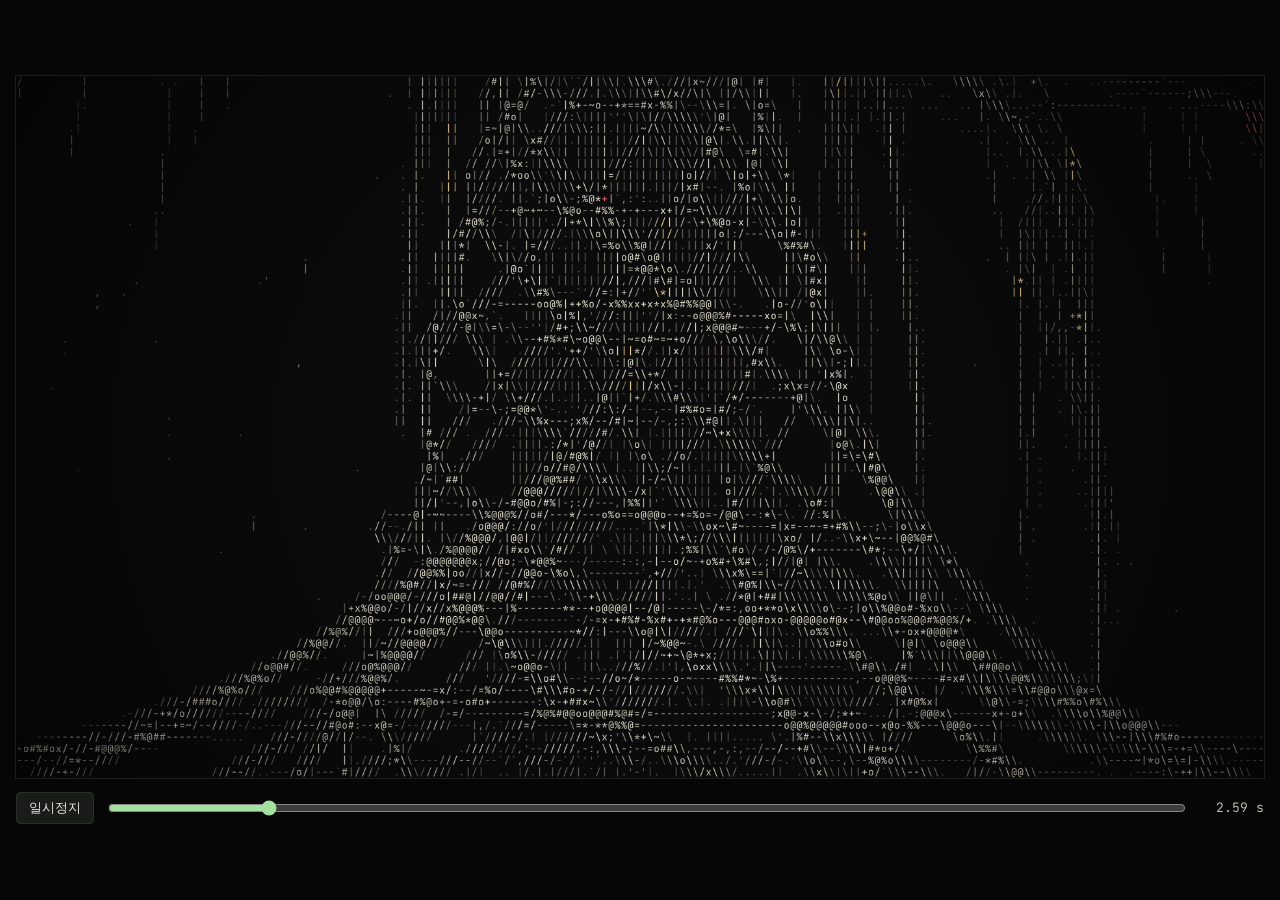
<file: previz/opening/index.html>
<!doctype html>
<html lang="ko">
<head>
<meta charset="utf-8">
<meta name="viewport" content="width=device-width,initial-scale=1">
<meta name="robots" content="noindex, nofollow, noarchive, nosnippet, noimageindex">
<title>오프닝 프리비즈 — 말을 걸어 두는 나무</title>
<link rel="preconnect" href="https://fonts.googleapis.com">
<link rel="preconnect" href="https://fonts.gstatic.com" crossorigin>
<link rel="stylesheet" href="https://fonts.googleapis.com/css2?family=JetBrains+Mono:wght@400;500&family=Nanum+Myeongjo:wght@400;700&display=swap">
<style>
  *{box-sizing:border-box;margin:0;padding:0}
  body{background:#050605;color:#bdb9ad;font:13px/1.4 "JetBrains Mono",ui-monospace,monospace;min-height:100vh;display:flex;flex-direction:column;align-items:center;justify-content:center;gap:14px;padding:16px}
  #stage{width:min(100%,calc((100vh - 90px)*16/9));aspect-ratio:16/9;height:auto;display:block;background:#0a0b0a;box-shadow:0 0 0 1px #1d1f1c}
  .bar{display:flex;gap:14px;align-items:center;width:min(100%,calc((100vh - 90px)*16/9))}
  .bar input{flex:1;accent-color:#a4e0a0}
  .bar button{font:inherit;background:#1a1c19;color:#e6e3d8;border:1px solid #2c2f2a;border-radius:4px;padding:6px 12px;cursor:pointer}
  #tc{min-width:64px;text-align:right;font-variant-numeric:tabular-nums}
</style>
</head>
<body>
  <canvas id="stage" aria-label="말을 걸어 두는 나무 오프닝 프리비즈: 뿌리에서 오빗하며 줌아웃하는 아스키 장면"></canvas>
  <div class="bar">
    <button id="play" type="button">일시정지</button>
    <input id="scrub" type="range" min="0" value="0" aria-label="시간">
    <span id="tc">0.00 s</span>
  </div>
  <script src="opening.js"></script>
</body>
</html>
</file>
<file: site/css/style.css>
/* 이성훈 · 말을 걸어 두는 나무 — 랜딩페이지
 * 히어로: 미색 바탕 위 검은 아스키 글자로 날아가는 작품의 새, 유일한 색은 버튼 아래 무지개 빛. 글꼴은 Noto Serif KR.
 * 아래 섹션: 같은 미색 바탕의 편집 디자인, 작품 이미지는 검은 띠 위에. */
:root{
  --bg:#f7f7f5; --ink:#111111; --mute:#9a9a9a; --sub:#7b7b7b; --line:#e3e3df; --soft:#efefeb;
  --night:#0a0b0a; --night-ink:#e6e3d8; --night-mute:#8a877c; --leaf:#a4e0a0;
  --sans:"Noto Serif KR","AppleMyungjo",serif;
  --serif:"Noto Serif KR","AppleMyungjo",serif;
  --mono:ui-monospace,"SF Mono",Menlo,monospace;
}
*{box-sizing:border-box;margin:0;padding:0}
html,body{height:100%}
html{scroll-behavior:smooth}
@media (prefers-reduced-motion: reduce){ html{scroll-behavior:auto} }
body{background:var(--bg);color:var(--ink);font-family:var(--sans);-webkit-font-smoothing:antialiased;word-break:keep-all;overflow-wrap:break-word}
a{color:inherit}
img{display:block;max-width:100%}
:focus-visible{outline:2px solid var(--ink);outline-offset:3px;border-radius:4px}

/* ------------------------------------------------ 히어로 */
.hero{position:relative;height:100vh;min-height:660px;overflow:hidden}
#dots{position:absolute;inset:0;width:100%;height:100%;display:block;opacity:0;transition:opacity 1.2s ease}
#dots.ready{opacity:1}
.hero nav,.hero .copy,.hero .logos{z-index:3}

nav{position:relative;display:flex;justify-content:center;align-items:center;gap:clamp(18px,2.6vw,40px);padding-top:36px;font-size:13.5px}
.brand{display:flex;align-items:center;gap:10px;font-weight:600;font-size:15px;letter-spacing:-.01em;margin-right:10px;text-decoration:none;color:var(--ink)}
.brand .avatar{width:28px;height:28px;border-radius:50%;display:block;flex:none;box-shadow:0 0 0 1px rgba(0,0,0,.08)}
nav a.link{color:#3a3a3a;text-decoration:none;transition:color .2s}
nav a.link:hover{color:#000}
.pill{display:inline-block;background:var(--ink);color:#fff;text-decoration:none;padding:10px 21px;border-radius:999px;font-weight:500;margin-left:10px;transition:transform .25s}
.pill:hover{transform:translateY(-1px)}

.copy{position:absolute;left:50%;top:24.5%;transform:translateX(-50%);text-align:center;width:min(92vw,720px)}
.copy h1{font-weight:500;letter-spacing:-.035em;line-height:1.08;font-size:clamp(38px,3.75vw,68px)}
.copy h1 .l1{display:block;color:var(--mute)}
.copy p{margin:20px auto 0;max-width:360px;color:var(--sub);font-size:clamp(13px,1.02vw,15.5px);line-height:1.5}
.cta{display:inline-block;position:relative;margin-top:clamp(34px,3.6vw,52px)}
.cta::before{content:"";position:absolute;left:10%;right:10%;bottom:-6px;height:16px;border-radius:50%;
  background:linear-gradient(90deg,#ffcf5a,#7dffa8,#5ad7ff,#9b7bff,#ff6fd8,#ffb36b);filter:blur(9px);opacity:.85;transition:all .3s}
.cta a{position:relative;display:inline-block;background:var(--ink);color:#fff;text-decoration:none;font-size:13.5px;font-weight:500;padding:11px 20px;border-radius:999px;transition:transform .3s}
.cta:hover::before{opacity:1;filter:blur(12px);bottom:-9px}
.cta:hover a{transform:translateY(-1px)}

.logos{position:absolute;bottom:clamp(28px,6vh,64px);left:0;width:100%;display:flex;justify-content:center;flex-wrap:wrap;
  gap:clamp(26px,4.6vw,66px);padding:0 16px;color:#8d8d8d;font-size:clamp(14px,1.18vw,17px);font-weight:500;letter-spacing:-.01em;list-style:none}
.logos li{display:flex;align-items:center;gap:7px}
.logos svg{width:17px;height:17px;fill:currentColor;flex:none}

@media (max-width:760px){
  nav{justify-content:space-between;padding:22px 18px 0}
  nav a.link{display:none}
  .pill{margin-left:0}
  .copy{top:20%}
  .logos{gap:14px 24px;font-size:13px}
}

/* ------------------------------------------------ 공통 섹션 */
.wrap{max-width:1120px;margin:0 auto;padding:0 24px}
section.block{padding:clamp(88px,11vw,150px) 0;border-top:1px solid var(--line)}
.eyebrow{font-family:var(--mono);font-size:11.5px;letter-spacing:.14em;text-transform:uppercase;color:var(--sub)}
.eyebrow b{color:var(--ink);font-weight:500}
h2{font-weight:500;letter-spacing:-.035em;line-height:1.12;font-size:clamp(30px,3.4vw,52px);margin-top:16px}
h2 .en{display:block;color:var(--mute);font-size:.5em;letter-spacing:-.02em;margin-top:10px}
h3{font-weight:600;letter-spacing:-.02em;font-size:18px;line-height:1.35}
.lead{margin-top:28px;max-width:640px;font-size:clamp(16px,1.25vw,19px);line-height:1.8;color:#3d3d3d}
.lead + .lead{margin-top:14px}
/* 가운데 정렬 선언문: 넓은 화면에서는 한 문장이 한 줄, 좁은 화면에서는 이어 흐름 */
.lead.center{max-width:820px;margin:clamp(40px,5vw,64px) auto 0;text-align:center;line-height:1.9}
.lead.center .s{display:block}
@media (max-width:860px){ .lead.center .s{display:inline} }
/* 줄바꿈: 제목·인용은 줄 길이를 고르게, 본문은 한 단어만 넘어가는 줄을 피함 */
h1,h2,h3,.quote q,.statement,.lead.center{text-wrap:balance}
p,li,dd,td,.card p,.verb p{text-wrap:pretty}
.muted{color:var(--sub)}
.grid{display:grid;gap:clamp(18px,2.2vw,32px)}
.g2{grid-template-columns:repeat(2,minmax(0,1fr))}
.g3{grid-template-columns:repeat(3,minmax(0,1fr))}
.g4{grid-template-columns:repeat(4,minmax(0,1fr))}
@media (max-width:900px){ .g4{grid-template-columns:repeat(2,minmax(0,1fr))} .g3{grid-template-columns:1fr} }
@media (max-width:620px){ .g2,.g4{grid-template-columns:1fr} }
.card{border-top:1px solid var(--ink);padding-top:16px}
.card .k{font-family:var(--mono);font-size:11px;letter-spacing:.14em;color:var(--sub);text-transform:uppercase}
.card h3{margin-top:10px}
.card p{margin-top:8px;color:#555;font-size:15px;line-height:1.7}
.num{font-family:var(--mono);font-size:12px;color:var(--sub)}
.btn{display:inline-flex;align-items:center;gap:8px;border:1px solid var(--ink);border-radius:999px;padding:11px 20px;font-size:14px;font-weight:500;text-decoration:none;transition:background .2s,color .2s}
.btn:hover{background:var(--ink);color:#fff}
.btn.solid{background:var(--ink);color:#fff}
.btn.solid:hover{background:#000}
.btns{display:flex;flex-wrap:wrap;gap:10px;margin-top:32px}

/* 작품 이미지: 검은 띠 */
.night{background:var(--night);color:var(--night-ink)}
.stage{margin-top:clamp(48px,6vw,80px);padding:clamp(28px,4vw,56px) 0}
.stage figure{max-width:1600px;margin:0 auto;padding:0 clamp(12px,3vw,40px)}
.stage img{width:100%;height:auto;aspect-ratio:4/1;object-fit:cover;border-radius:2px}
.stage figcaption{display:flex;justify-content:space-between;gap:16px;flex-wrap:wrap;margin-top:14px;font-size:13px;color:var(--night-mute)}
.stage figcaption span:first-child{color:var(--night-ink)}

.duo{display:grid;grid-template-columns:repeat(2,minmax(0,1fr));gap:12px}
.duo img{width:100%;height:clamp(260px,34vw,460px);object-fit:cover;object-position:center top;border-radius:2px}
@media (max-width:620px){ .duo{grid-template-columns:1fr} }

/* "걸다" 두 뜻 */
.verb{display:grid;grid-template-columns:repeat(2,minmax(0,1fr));gap:1px;background:var(--line);border:1px solid var(--line);margin-top:48px}
.verb > div{background:var(--bg);padding:clamp(22px,3vw,36px)}
.verb .w{font-family:var(--serif);font-size:clamp(34px,3.6vw,52px);letter-spacing:-.02em}
.verb .w sup{font-family:var(--sans);font-size:.38em;color:var(--sub);margin-left:4px}
.verb .m{margin-top:12px;font-weight:600}
.verb p{margin-top:6px;color:#555;line-height:1.7;font-size:15px}
@media (max-width:620px){ .verb{grid-template-columns:1fr} }

/* 걸린 말 인용 */
.quote{margin:clamp(64px,8vw,110px) auto 0;max-width:820px;text-align:center}
.quote q{display:block;font-family:var(--serif);font-size:clamp(24px,2.6vw,38px);line-height:1.5;letter-spacing:-.02em;quotes:"“" "”"}
.quote cite{display:block;margin-top:18px;font-style:normal;font-size:13px;color:var(--sub)}

/* 과정 타임라인 */
.steps{list-style:none;margin-top:48px;display:grid;grid-template-columns:repeat(6,minmax(0,1fr));gap:0;border-top:1px solid var(--ink)}
.steps li{padding:18px 18px 0 0;position:relative}
.steps li::before{content:"";position:absolute;top:-4px;left:0;width:7px;height:7px;border-radius:50%;background:var(--ink)}
.steps h3{font-size:16px;margin-top:8px}
.steps p{margin-top:6px;font-size:14px;line-height:1.65;color:#555}
@media (max-width:900px){ .steps{grid-template-columns:repeat(2,minmax(0,1fr));row-gap:28px} }
@media (max-width:520px){ .steps{grid-template-columns:1fr} }

.swap{width:100%;border-collapse:collapse;margin-top:28px;font-size:15px}
.swap th{text-align:left;font-weight:500;font-family:var(--mono);font-size:11.5px;letter-spacing:.14em;text-transform:uppercase;color:var(--sub);padding:0 0 12px;border-bottom:1px solid var(--ink)}
.swap td{padding:14px 12px 14px 0;border-bottom:1px solid var(--line);vertical-align:top;line-height:1.55}
.swap td:first-child{color:var(--mute);text-decoration:line-through;text-decoration-color:#c9c9c4}
.swap td.arrow{color:var(--mute);width:28px}
.titles{display:flex;flex-wrap:wrap;gap:8px;margin-top:20px}
.titles span{border:1px solid var(--line);border-radius:999px;padding:6px 14px;font-size:14px;color:var(--sub)}
.titles span.now{border-color:var(--ink);color:var(--ink)}

.counts{display:grid;grid-template-columns:repeat(4,minmax(0,1fr));gap:12px;margin-top:28px}
.counts div{border:1px solid var(--line);padding:16px;border-radius:4px}
.counts div.on{border-color:var(--ink)}
.counts b{font-size:28px;font-weight:500;letter-spacing:-.03em}
.counts p{margin-top:6px;font-size:13.5px;color:#555;line-height:1.55}
@media (max-width:620px){ .counts{grid-template-columns:repeat(2,minmax(0,1fr))} }

/* 설치 도면 */
.rig{display:grid;grid-template-columns:minmax(0,1.1fr) minmax(0,1fr);gap:clamp(24px,4vw,64px);align-items:center;margin-top:48px}
.screen{position:relative;aspect-ratio:16/9;border:1px solid var(--ink);border-radius:3px;background:#fff;overflow:hidden}
.screen .tree{position:absolute;left:0;right:0;top:0;height:44.44%;background:var(--night) url(../img/tree-full.jpg) center/cover;display:flex;align-items:flex-end;justify-content:flex-end}
.screen .tree span,.screen .type span{font-family:var(--mono);font-size:11px;color:var(--night-mute);padding:8px 10px}
.screen .type{position:absolute;left:0;right:0;bottom:0;height:55.56%;background:#151614;display:flex;flex-direction:column;align-items:center;justify-content:center;gap:10px}
.screen .type i{display:block;width:38%;height:18%;border:1px solid #3a3d37;border-radius:4px;background:#0d0e0c}
.screen .type span{color:#6f7268;padding:0}
.rig ul{list-style:none;display:grid;gap:18px}
.rig li{border-top:1px solid var(--line);padding-top:14px}
.rig li b{display:block;font-weight:600}
.rig li span{display:block;margin-top:4px;color:#555;font-size:15px;line-height:1.65}
@media (max-width:820px){ .rig{grid-template-columns:1fr} }

.stack{display:flex;flex-wrap:wrap;gap:8px;margin-top:20px}
.stack span{background:var(--soft);border-radius:4px;padding:6px 10px;font-size:13px;font-family:var(--mono);color:#444}

/* 두 번째 작품 */
.work2{display:grid;grid-template-columns:minmax(0,1fr) minmax(0,1fr);gap:clamp(24px,4vw,64px);align-items:start;margin-top:48px}
.work2 .shot{background:var(--night);aspect-ratio:16/9;border-radius:3px;overflow:hidden;display:grid;place-items:center;color:var(--night-mute);font-size:13px}
.work2 .shot img{width:100%;height:100%;object-fit:cover}
.bands{list-style:none;margin-top:20px;display:grid;gap:8px;font-size:15px}
.bands li{display:grid;grid-template-columns:64px 1fr;gap:12px;border-bottom:1px solid var(--line);padding-bottom:8px}
.bands li span{font-family:var(--mono);font-size:12px;color:var(--sub);padding-top:2px}
@media (max-width:820px){ .work2{grid-template-columns:1fr} }

/* 작가 */
.artist{display:grid;grid-template-columns:minmax(0,.9fr) minmax(0,1.1fr);gap:clamp(24px,5vw,80px);margin-top:48px}
.artist .name{font-size:clamp(40px,4.4vw,64px);font-weight:500;letter-spacing:-.04em;line-height:1}
.artist .aff{margin-top:14px;color:var(--sub);line-height:1.6;font-size:15px}
.artist dl{margin-top:28px;display:grid;grid-template-columns:88px 1fr;gap:10px 16px;font-size:15px}
.artist dt{color:var(--sub)}
.statement{font-family:var(--serif);font-size:clamp(24px,2.4vw,34px);line-height:1.55;letter-spacing:-.02em}
@media (max-width:820px){ .artist{grid-template-columns:1fr} }

footer{border-top:1px solid var(--line);padding:36px 0 48px;font-size:13px;color:var(--sub)}
footer .wrap{display:flex;justify-content:space-between;gap:16px;flex-wrap:wrap}

/* 스크롤하면 천천히 드러남 */
.reveal{opacity:0;transform:translateY(14px);transition:opacity .9s ease,transform .9s ease}
.reveal.in{opacity:1;transform:none}
@media (prefers-reduced-motion: reduce){ .reveal{opacity:1;transform:none;transition:none} }

/* 설치 배치도 (정면·평면) */
.plan{margin-top:64px;background:var(--night);color:var(--night-ink);border-radius:3px;padding:clamp(20px,3vw,40px)}
.plan figcaption{display:flex;flex-wrap:wrap;align-items:baseline;gap:6px 20px;margin-bottom:clamp(8px,1.5vw,16px)}
.plan figcaption h3{color:var(--night-ink)}
.plan figcaption p{color:var(--night-mute);font-size:15px;line-height:1.7}
.plan-scroll{overflow-x:auto;-webkit-overflow-scrolling:touch}
.plan svg{display:block;width:100%;height:auto;min-width:640px}
.plan svg text{font-family:var(--serif);font-size:17px}
.plan svg .lb{fill:var(--night-mute)}
.plan svg .lf{fill:var(--leaf)}
.plan svg .ink{fill:var(--night-ink);font-size:19px}
.plan svg .ink text{font-size:19px}
.plan svg .arr{fill:none;stroke:var(--night-mute);stroke-width:1.6;stroke-linecap:round;stroke-linejoin:round}
.plan svg .spk rect{fill:none;stroke:var(--night-mute);stroke-width:1.6}
.plan svg .dash{stroke:var(--leaf);stroke-width:1.4;stroke-dasharray:4 4}
</file>
